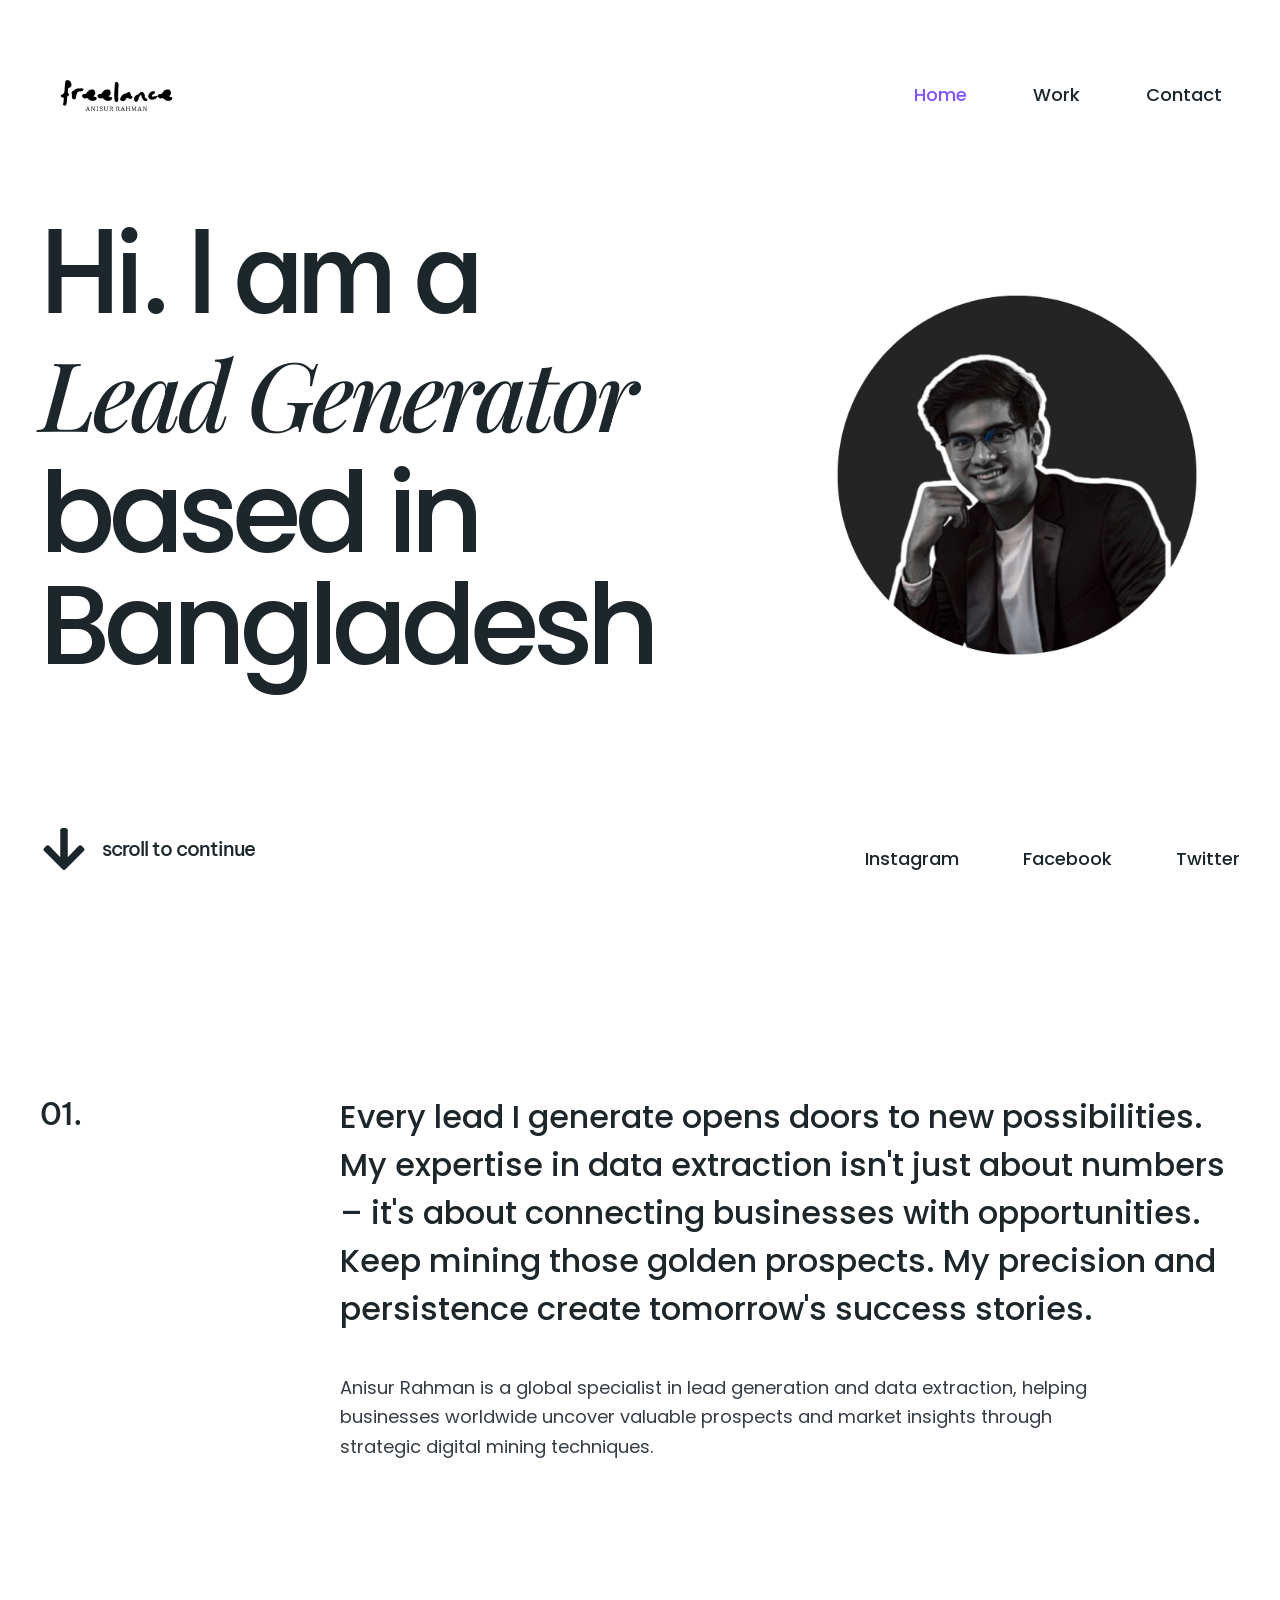
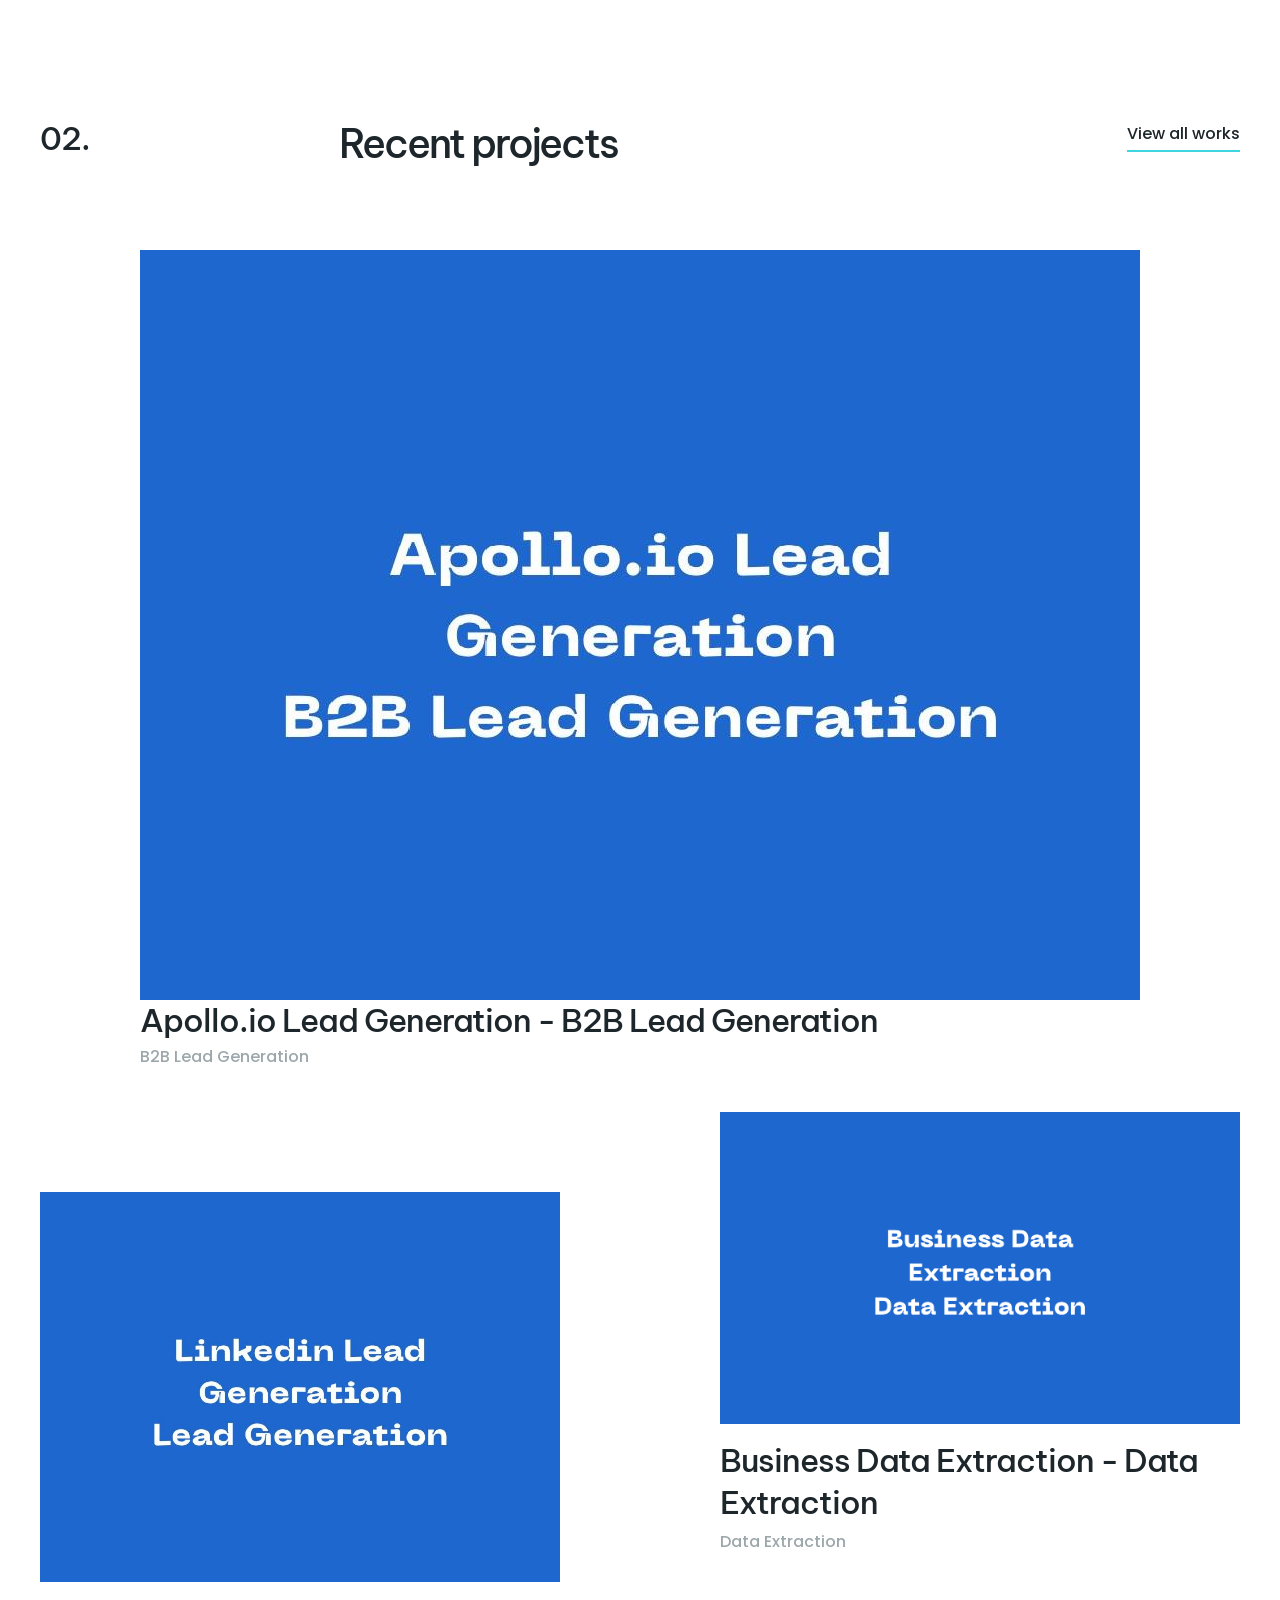
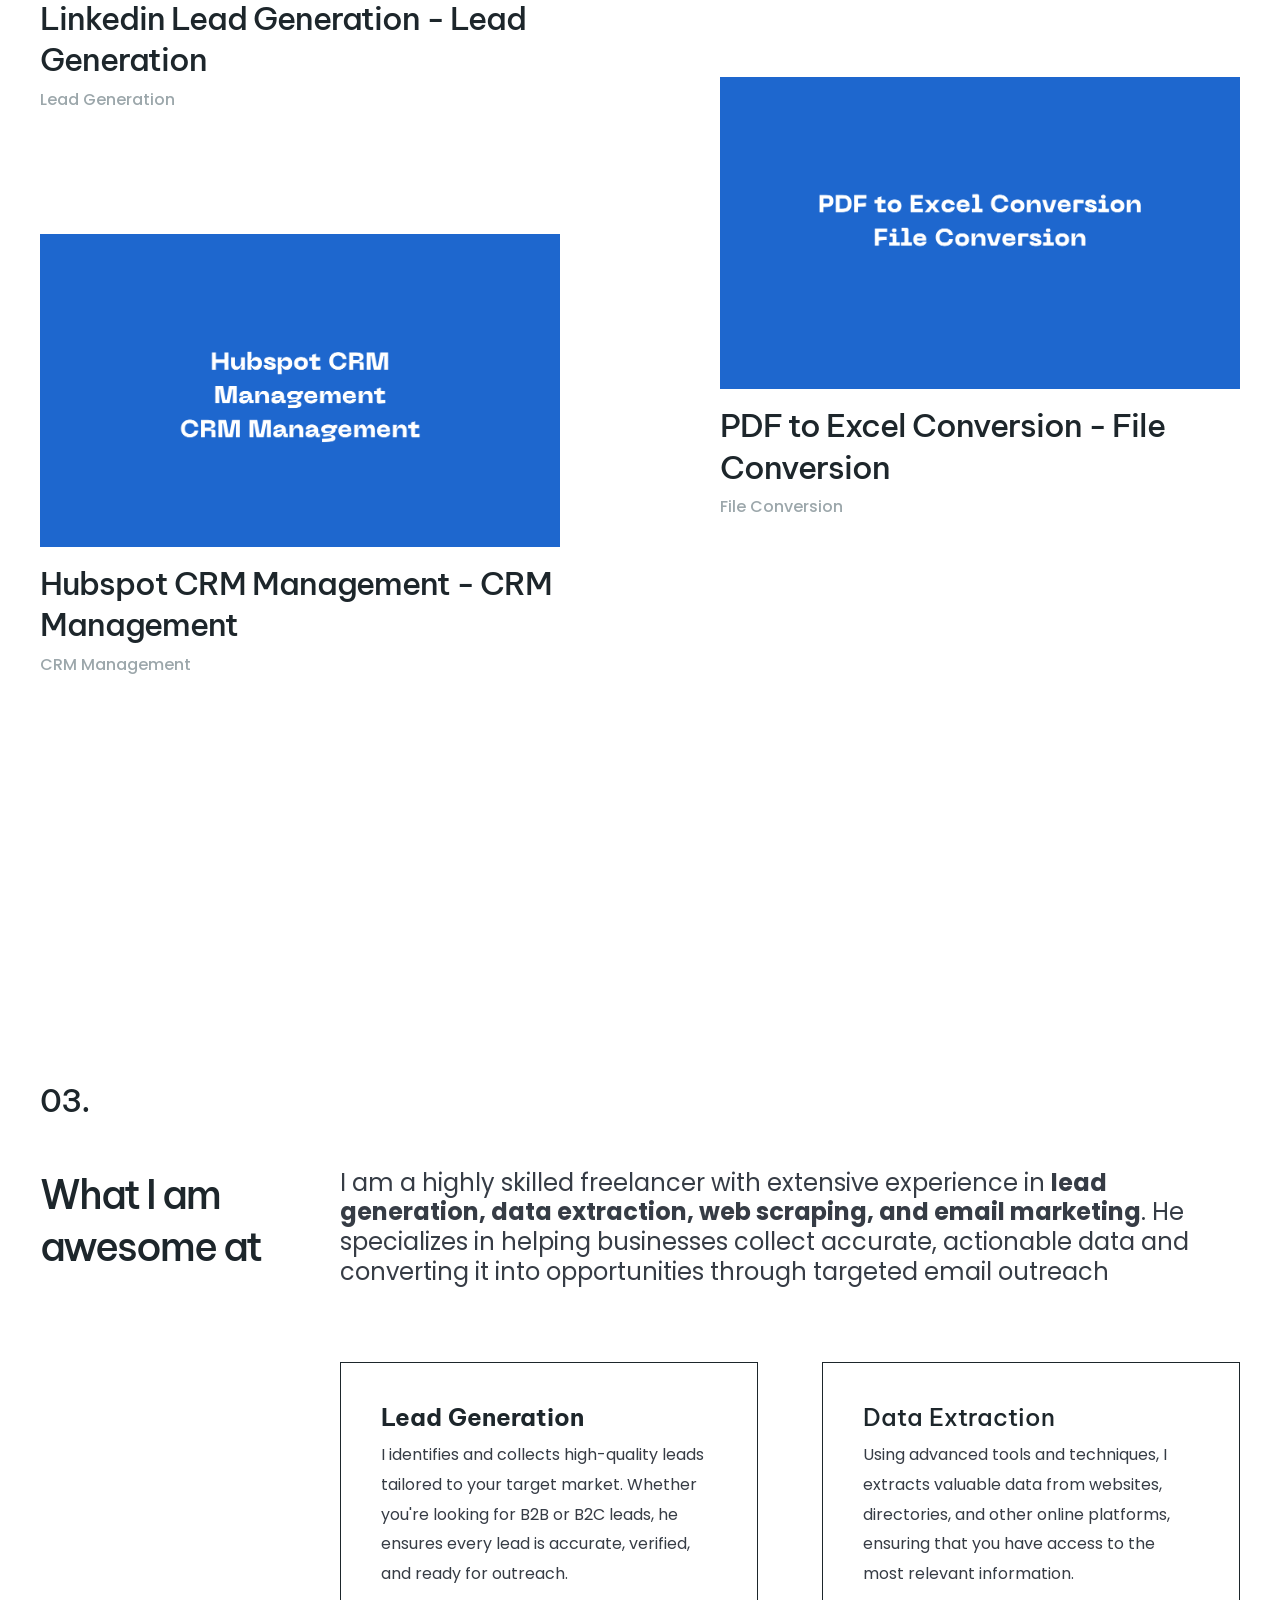
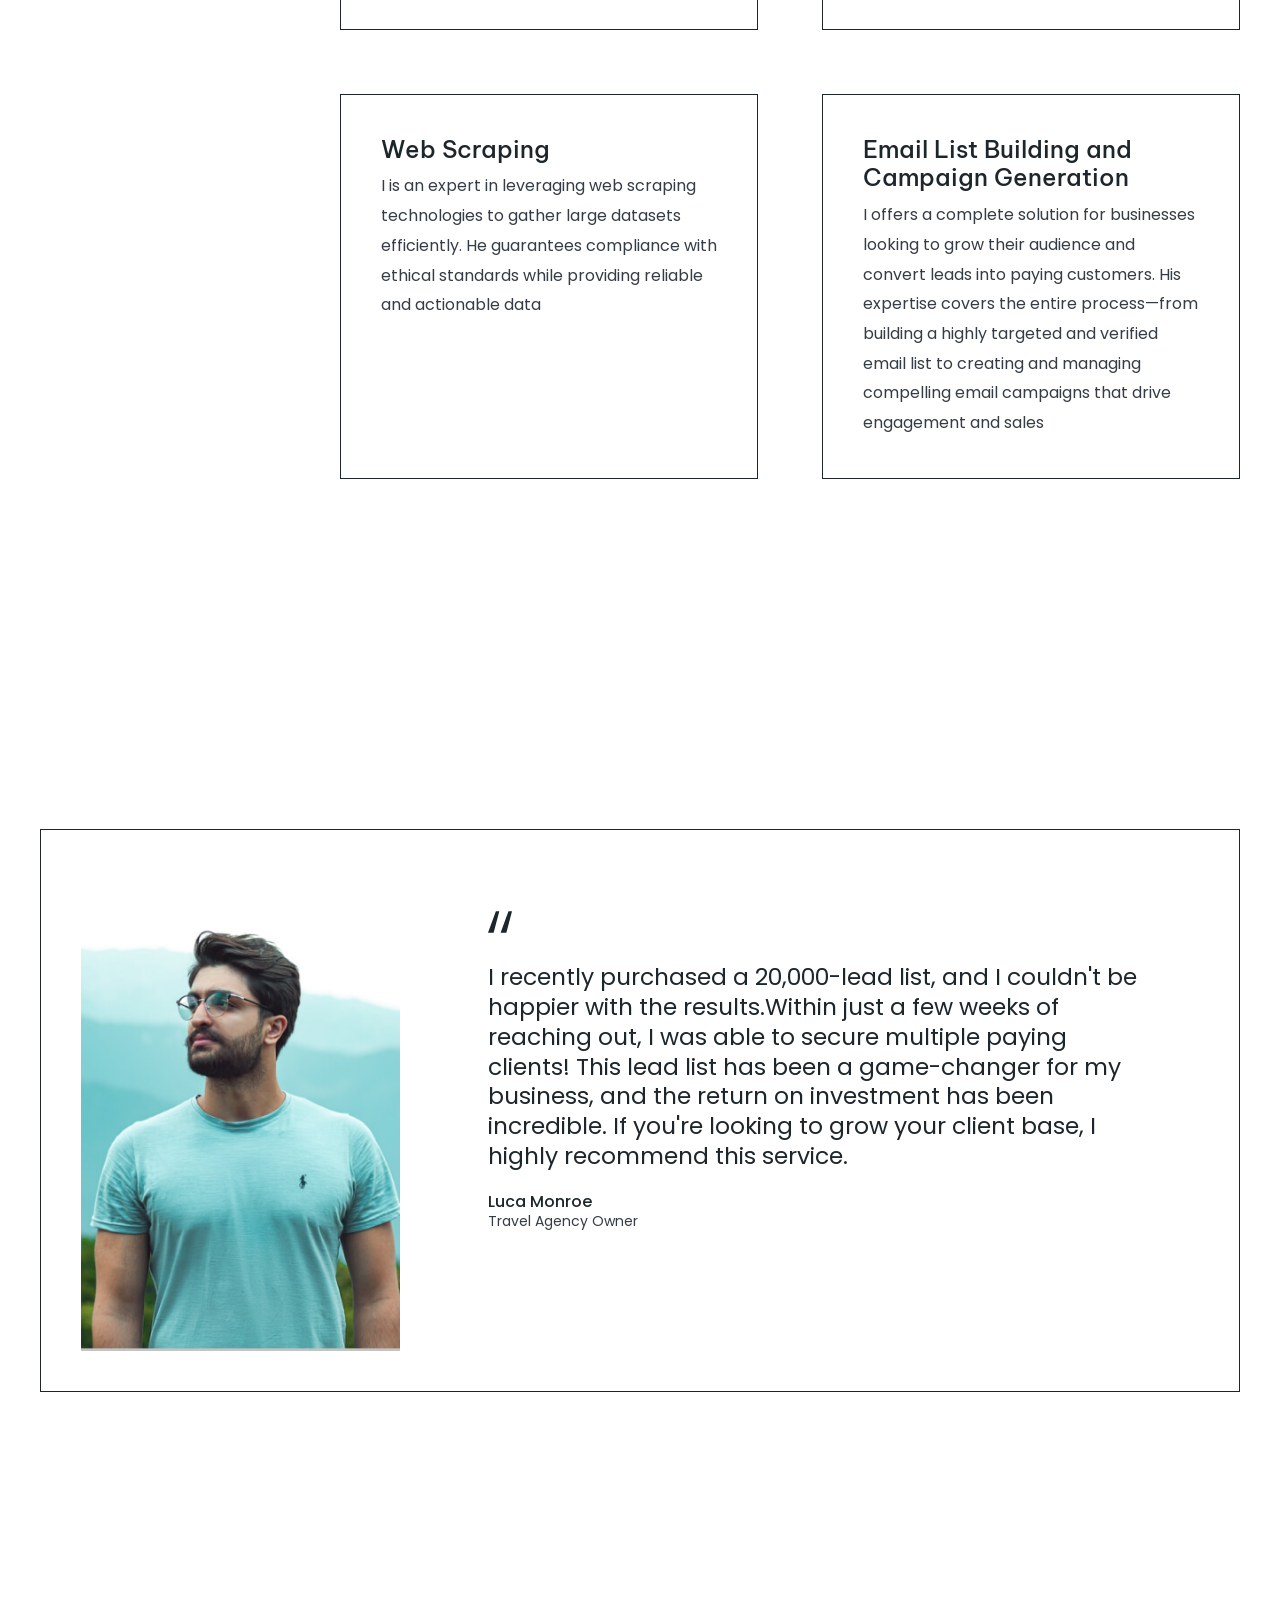
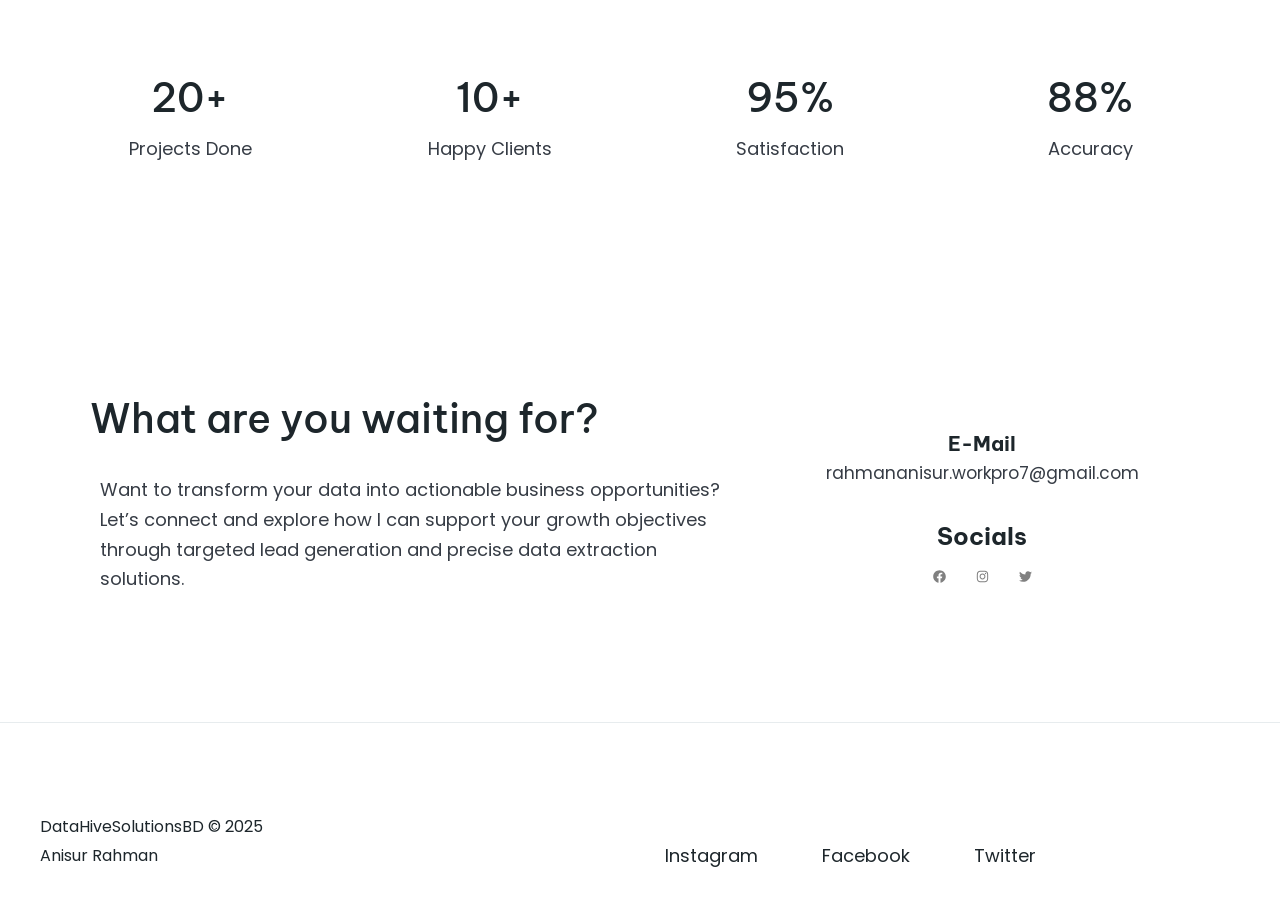
<file: index.html>
<!DOCTYPE html>
<html lang="en-US">
<head>
<meta charset="UTF-8">
<meta name="viewport" content="width=device-width, initial-scale=1">
	 <link rel="profile" href="https://gmpg.org/xfn/11"> 
	 <title>Lead Generator Portfolio &#8211; Lead Generator Portfolio</title>
<meta name="robots" content="noindex, nofollow">
<link rel="dns-prefetch" href="//fonts.googleapis.com">
<link rel="alternate" type="application/rss+xml" title="Lead Generator Portfolio &raquo; Feed" href="/feed/">
<link rel="alternate" type="application/rss+xml" title="Lead Generator Portfolio &raquo; Comments Feed" href="/comments/feed/">
<script>
window._wpemojiSettings = {"baseUrl":"https:\/\/s.w.org\/images\/core\/emoji\/15.0.3\/72x72\/","ext":".png","svgUrl":"https:\/\/s.w.org\/images\/core\/emoji\/15.0.3\/svg\/","svgExt":".svg","source":{"concatemoji":"\/wp-includes\/js\/wp-emoji-release.min.js?ver=6.6.1"}};
/*! This file is auto-generated */
!function(i,n){var o,s,e;function c(e){try{var t={supportTests:e,timestamp:(new Date).valueOf()};sessionStorage.setItem(o,JSON.stringify(t))}catch(e){}}function p(e,t,n){e.clearRect(0,0,e.canvas.width,e.canvas.height),e.fillText(t,0,0);var t=new Uint32Array(e.getImageData(0,0,e.canvas.width,e.canvas.height).data),r=(e.clearRect(0,0,e.canvas.width,e.canvas.height),e.fillText(n,0,0),new Uint32Array(e.getImageData(0,0,e.canvas.width,e.canvas.height).data));return t.every(function(e,t){return e===r[t]})}function u(e,t,n){switch(t){case"flag":return n(e,"🏳️‍⚧️","🏳️​⚧️")?!1:!n(e,"🇺🇳","🇺​🇳")&&!n(e,"🏴󠁧󠁢󠁥󠁮󠁧󠁿","🏴​󠁧​󠁢​󠁥​󠁮​󠁧​󠁿");case"emoji":return!n(e,"🐦‍⬛","🐦​⬛")}return!1}function f(e,t,n){var r="undefined"!=typeof WorkerGlobalScope&&self instanceof WorkerGlobalScope?new OffscreenCanvas(300,150):i.createElement("canvas"),a=r.getContext("2d",{willReadFrequently:!0}),o=(a.textBaseline="top",a.font="600 32px Arial",{});return e.forEach(function(e){o[e]=t(a,e,n)}),o}function t(e){var t=i.createElement("script");t.src=e,t.defer=!0,i.head.appendChild(t)}"undefined"!=typeof Promise&&(o="wpEmojiSettingsSupports",s=["flag","emoji"],n.supports={everything:!0,everythingExceptFlag:!0},e=new Promise(function(e){i.addEventListener("DOMContentLoaded",e,{once:!0})}),new Promise(function(t){var n=function(){try{var e=JSON.parse(sessionStorage.getItem(o));if("object"==typeof e&&"number"==typeof e.timestamp&&(new Date).valueOf()<e.timestamp+604800&&"object"==typeof e.supportTests)return e.supportTests}catch(e){}return null}();if(!n){if("undefined"!=typeof Worker&&"undefined"!=typeof OffscreenCanvas&&"undefined"!=typeof URL&&URL.createObjectURL&&"undefined"!=typeof Blob)try{var e="postMessage("+f.toString()+"("+[JSON.stringify(s),u.toString(),p.toString()].join(",")+"));",r=new Blob([e],{type:"text/javascript"}),a=new Worker(URL.createObjectURL(r),{name:"wpTestEmojiSupports"});return void(a.onmessage=function(e){c(n=e.data),a.terminate(),t(n)})}catch(e){}c(n=f(s,u,p))}t(n)}).then(function(e){for(var t in e)n.supports[t]=e[t],n.supports.everything=n.supports.everything&&n.supports[t],"flag"!==t&&(n.supports.everythingExceptFlag=n.supports.everythingExceptFlag&&n.supports[t]);n.supports.everythingExceptFlag=n.supports.everythingExceptFlag&&!n.supports.flag,n.DOMReady=!1,n.readyCallback=function(){n.DOMReady=!0}}).then(function(){return e}).then(function(){var e;n.supports.everything||(n.readyCallback(),(e=n.source||{}).concatemoji?t(e.concatemoji):e.wpemoji&&e.twemoji&&(t(e.twemoji),t(e.wpemoji)))}))}((window,document),window._wpemojiSettings);
</script>
<link rel="stylesheet" id="astra-theme-css-css" href="/wp-content/themes/astra/assets/css/minified/main.min.css?ver=4.7.3" media="all">
<style id="astra-theme-css-inline-css">:root{--ast-post-nav-space:0;--ast-container-default-xlg-padding:6.67em;--ast-container-default-lg-padding:5.67em;--ast-container-default-slg-padding:4.34em;--ast-container-default-md-padding:3.34em;--ast-container-default-sm-padding:6.67em;--ast-container-default-xs-padding:2.4em;--ast-container-default-xxs-padding:1.4em;--ast-code-block-background:#EEEEEE;--ast-comment-inputs-background:#FAFAFA;--ast-normal-container-width:1200px;--ast-narrow-container-width:750px;--ast-blog-title-font-weight:normal;--ast-blog-meta-weight:inherit;}html{font-size:112.5%;}a,.page-title{color:var(--ast-global-color-1);}a:hover,a:focus{color:var(--ast-global-color-2);}body,button,input,select,textarea,.ast-button,.ast-custom-button{font-family:'Poppins',sans-serif;font-weight:400;font-size:18px;font-size:1rem;line-height:var(--ast-body-line-height,1.65em);}blockquote{color:var(--ast-global-color-3);}p,.entry-content p{margin-bottom:1em;}h1,.entry-content h1,h2,.entry-content h2,h3,.entry-content h3,h4,.entry-content h4,h5,.entry-content h5,h6,.entry-content h6,.site-title,.site-title a{font-family:'Be Vietnam Pro',sans-serif;font-weight:500;}.site-title{font-size:35px;font-size:1.9444444444444rem;display:none;}header .custom-logo-link img{max-width:153px;}.astra-logo-svg{width:153px;}.site-header .site-description{font-size:15px;font-size:0.83333333333333rem;display:none;}.entry-title{font-size:26px;font-size:1.4444444444444rem;}.archive .ast-article-post .ast-article-inner,.blog .ast-article-post .ast-article-inner,.archive .ast-article-post .ast-article-inner:hover,.blog .ast-article-post .ast-article-inner:hover{overflow:hidden;}h1,.entry-content h1{font-size:72px;font-size:4rem;font-weight:500;font-family:'Be Vietnam Pro',sans-serif;line-height:1.1em;}h2,.entry-content h2{font-size:40px;font-size:2.2222222222222rem;font-weight:500;font-family:'Be Vietnam Pro',sans-serif;line-height:1.3em;}h3,.entry-content h3{font-size:32px;font-size:1.7777777777778rem;font-weight:500;font-family:'Be Vietnam Pro',sans-serif;line-height:1.3em;}h4,.entry-content h4{font-size:24px;font-size:1.3333333333333rem;line-height:1.2em;font-weight:500;font-family:'Be Vietnam Pro',sans-serif;}h5,.entry-content h5{font-size:20px;font-size:1.1111111111111rem;line-height:1.2em;font-weight:500;font-family:'Be Vietnam Pro',sans-serif;}h6,.entry-content h6{font-size:14px;font-size:0.77777777777778rem;line-height:1em;font-weight:500;font-family:'Be Vietnam Pro',sans-serif;}::selection{background-color:var(--ast-global-color-0);color:#000000;}body,h1,.entry-title a,.entry-content h1,h2,.entry-content h2,h3,.entry-content h3,h4,.entry-content h4,h5,.entry-content h5,h6,.entry-content h6{color:var(--ast-global-color-3);}.tagcloud a:hover,.tagcloud a:focus,.tagcloud a.current-item{color:#ffffff;border-color:var(--ast-global-color-1);background-color:var(--ast-global-color-1);}input:focus,input[type="text"]:focus,input[type="email"]:focus,input[type="url"]:focus,input[type="password"]:focus,input[type="reset"]:focus,input[type="search"]:focus,textarea:focus{border-color:var(--ast-global-color-1);}input[type="radio"]:checked,input[type=reset],input[type="checkbox"]:checked,input[type="checkbox"]:hover:checked,input[type="checkbox"]:focus:checked,input[type=range]::-webkit-slider-thumb{border-color:var(--ast-global-color-1);background-color:var(--ast-global-color-1);box-shadow:none;}.site-footer a:hover + .post-count,.site-footer a:focus + .post-count{background:var(--ast-global-color-1);border-color:var(--ast-global-color-1);}.single .nav-links .nav-previous,.single .nav-links .nav-next{color:var(--ast-global-color-1);}.entry-meta,.entry-meta *{line-height:1.45;color:var(--ast-global-color-1);}.entry-meta a:not(.ast-button):hover,.entry-meta a:not(.ast-button):hover *,.entry-meta a:not(.ast-button):focus,.entry-meta a:not(.ast-button):focus *,.page-links > .page-link,.page-links .page-link:hover,.post-navigation a:hover{color:var(--ast-global-color-2);}#cat option,.secondary .calendar_wrap thead a,.secondary .calendar_wrap thead a:visited{color:var(--ast-global-color-1);}.secondary .calendar_wrap #today,.ast-progress-val span{background:var(--ast-global-color-1);}.secondary a:hover + .post-count,.secondary a:focus + .post-count{background:var(--ast-global-color-1);border-color:var(--ast-global-color-1);}.calendar_wrap #today > a{color:#ffffff;}.page-links .page-link,.single .post-navigation a{color:var(--ast-global-color-1);}.ast-search-menu-icon .search-form button.search-submit{padding:0 4px;}.ast-search-menu-icon form.search-form{padding-right:0;}.ast-search-menu-icon.slide-search input.search-field{width:0;}.ast-header-search .ast-search-menu-icon.ast-dropdown-active .search-form,.ast-header-search .ast-search-menu-icon.ast-dropdown-active .search-field:focus{transition:all 0.2s;}.search-form input.search-field:focus{outline:none;}.ast-archive-title{color:var(--ast-global-color-2);}.wp-block-latest-posts > li > a{color:var(--ast-global-color-2);}.widget-title,.widget .wp-block-heading{font-size:25px;font-size:1.3888888888889rem;color:var(--ast-global-color-2);}.ast-search-menu-icon.slide-search a:focus-visible:focus-visible,.astra-search-icon:focus-visible,#close:focus-visible,a:focus-visible,.ast-menu-toggle:focus-visible,.site .skip-link:focus-visible,.wp-block-loginout input:focus-visible,.wp-block-search.wp-block-search__button-inside .wp-block-search__inside-wrapper,.ast-header-navigation-arrow:focus-visible,.woocommerce .wc-proceed-to-checkout > .checkout-button:focus-visible,.woocommerce .woocommerce-MyAccount-navigation ul li a:focus-visible,.ast-orders-table__row .ast-orders-table__cell:focus-visible,.woocommerce .woocommerce-order-details .order-again > .button:focus-visible,.woocommerce .woocommerce-message a.button.wc-forward:focus-visible,.woocommerce #minus_qty:focus-visible,.woocommerce #plus_qty:focus-visible,a#ast-apply-coupon:focus-visible,.woocommerce .woocommerce-info a:focus-visible,.woocommerce .astra-shop-summary-wrap a:focus-visible,.woocommerce a.wc-forward:focus-visible,#ast-apply-coupon:focus-visible,.woocommerce-js .woocommerce-mini-cart-item a.remove:focus-visible,#close:focus-visible,.button.search-submit:focus-visible,#search_submit:focus,.normal-search:focus-visible,.ast-header-account-wrap:focus-visible{outline-style:dotted;outline-color:inherit;outline-width:thin;}input:focus,input[type="text"]:focus,input[type="email"]:focus,input[type="url"]:focus,input[type="password"]:focus,input[type="reset"]:focus,input[type="search"]:focus,input[type="number"]:focus,textarea:focus,.wp-block-search__input:focus,[data-section="section-header-mobile-trigger"] .ast-button-wrap .ast-mobile-menu-trigger-minimal:focus,.ast-mobile-popup-drawer.active .menu-toggle-close:focus,.woocommerce-ordering select.orderby:focus,#ast-scroll-top:focus,#coupon_code:focus,.woocommerce-page #comment:focus,.woocommerce #reviews #respond input#submit:focus,.woocommerce a.add_to_cart_button:focus,.woocommerce .button.single_add_to_cart_button:focus,.woocommerce .woocommerce-cart-form button:focus,.woocommerce .woocommerce-cart-form__cart-item .quantity .qty:focus,.woocommerce .woocommerce-billing-fields .woocommerce-billing-fields__field-wrapper .woocommerce-input-wrapper > .input-text:focus,.woocommerce #order_comments:focus,.woocommerce #place_order:focus,.woocommerce .woocommerce-address-fields .woocommerce-address-fields__field-wrapper .woocommerce-input-wrapper > .input-text:focus,.woocommerce .woocommerce-MyAccount-content form button:focus,.woocommerce .woocommerce-MyAccount-content .woocommerce-EditAccountForm .woocommerce-form-row .woocommerce-Input.input-text:focus,.woocommerce .ast-woocommerce-container .woocommerce-pagination ul.page-numbers li a:focus,body #content .woocommerce form .form-row .select2-container--default .select2-selection--single:focus,#ast-coupon-code:focus,.woocommerce.woocommerce-js .quantity input[type=number]:focus,.woocommerce-js .woocommerce-mini-cart-item .quantity input[type=number]:focus,.woocommerce p#ast-coupon-trigger:focus{border-style:dotted;border-color:inherit;border-width:thin;}input{outline:none;}.ast-logo-title-inline .site-logo-img{padding-right:1em;}.site-logo-img img{ transition:all 0.2s linear;}body .ast-oembed-container *{position:absolute;top:0;width:100%;height:100%;left:0;}body .wp-block-embed-pocket-casts .ast-oembed-container *{position:unset;}.ast-single-post-featured-section + article {margin-top: 2em;}.site-content .ast-single-post-featured-section img {width: 100%;overflow: hidden;object-fit: cover;}.site > .ast-single-related-posts-container {margin-top: 0;}@media (min-width: 922px) {.ast-desktop .ast-container--narrow {max-width: var(--ast-narrow-container-width);margin: 0 auto;}}.ast-page-builder-template .hentry {margin: 0;}.ast-page-builder-template .site-content > .ast-container {max-width: 100%;padding: 0;}.ast-page-builder-template .site .site-content #primary {padding: 0;margin: 0;}.ast-page-builder-template .no-results {text-align: center;margin: 4em auto;}.ast-page-builder-template .ast-pagination {padding: 2em;}.ast-page-builder-template .entry-header.ast-no-title.ast-no-thumbnail {margin-top: 0;}.ast-page-builder-template .entry-header.ast-header-without-markup {margin-top: 0;margin-bottom: 0;}.ast-page-builder-template .entry-header.ast-no-title.ast-no-meta {margin-bottom: 0;}.ast-page-builder-template.single .post-navigation {padding-bottom: 2em;}.ast-page-builder-template.single-post .site-content > .ast-container {max-width: 100%;}.ast-page-builder-template .entry-header {margin-top: 4em;margin-left: auto;margin-right: auto;padding-left: 20px;padding-right: 20px;}.single.ast-page-builder-template .entry-header {padding-left: 20px;padding-right: 20px;}.ast-page-builder-template .ast-archive-description {margin: 4em auto 0;padding-left: 20px;padding-right: 20px;}@media (max-width:921.9px){#ast-desktop-header{display:none;}}@media (min-width:922px){#ast-mobile-header{display:none;}}.wp-block-buttons.aligncenter{justify-content:center;}@media (max-width:921px){.ast-theme-transparent-header #primary,.ast-theme-transparent-header #secondary{padding:0;}}@media (max-width:921px){.ast-plain-container.ast-no-sidebar #primary{padding:0;}}.ast-plain-container.ast-no-sidebar #primary{margin-top:0;margin-bottom:0;}.wp-block-button.is-style-outline .wp-block-button__link{border-color:var(--ast-global-color-0);border-bottom-width:2px;}div.wp-block-button.is-style-outline > .wp-block-button__link:not(.has-text-color),div.wp-block-button.wp-block-button__link.is-style-outline:not(.has-text-color){color:var(--ast-global-color-0);}.wp-block-button.is-style-outline .wp-block-button__link:hover,.wp-block-buttons .wp-block-button.is-style-outline .wp-block-button__link:focus,.wp-block-buttons .wp-block-button.is-style-outline > .wp-block-button__link:not(.has-text-color):hover,.wp-block-buttons .wp-block-button.wp-block-button__link.is-style-outline:not(.has-text-color):hover{color:var(--ast-global-color-2);background-color:rgba(0,0,0,0);border-color:var(--ast-global-color-2);}.post-page-numbers.current .page-link,.ast-pagination .page-numbers.current{color:#000000;border-color:var(--ast-global-color-0);background-color:var(--ast-global-color-0);}.wp-block-button.is-style-outline .wp-block-button__link{border-bottom-width:2px;}.wp-block-button.is-style-outline .wp-block-button__link.wp-element-button,.ast-outline-button{border-color:var(--ast-global-color-0);font-family:inherit;font-weight:500;font-size:16px;font-size:0.88888888888889rem;line-height:1em;border-top-left-radius:0px;border-top-right-radius:0px;border-bottom-right-radius:0px;border-bottom-left-radius:0px;}.wp-block-buttons .wp-block-button.is-style-outline > .wp-block-button__link:not(.has-text-color),.wp-block-buttons .wp-block-button.wp-block-button__link.is-style-outline:not(.has-text-color),.ast-outline-button{color:var(--ast-global-color-0);}.wp-block-button.is-style-outline .wp-block-button__link:hover,.wp-block-buttons .wp-block-button.is-style-outline .wp-block-button__link:focus,.wp-block-buttons .wp-block-button.is-style-outline > .wp-block-button__link:not(.has-text-color):hover,.wp-block-buttons .wp-block-button.wp-block-button__link.is-style-outline:not(.has-text-color):hover,.ast-outline-button:hover,.ast-outline-button:focus,.wp-block-uagb-buttons-child .uagb-buttons-repeater.ast-outline-button:hover,.wp-block-uagb-buttons-child .uagb-buttons-repeater.ast-outline-button:focus{color:var(--ast-global-color-2);background-color:rgba(0,0,0,0);border-color:var(--ast-global-color-2);}.wp-block-button .wp-block-button__link.wp-element-button.is-style-outline:not(.has-background),.wp-block-button.is-style-outline>.wp-block-button__link.wp-element-button:not(.has-background),.ast-outline-button{background-color:rgba(0,0,0,0);}@media (max-width:921px){.wp-block-button.is-style-outline .wp-block-button__link.wp-element-button,.ast-outline-button{font-size:16px;font-size:0.88888888888889rem;}}@media (max-width:544px){.wp-block-button.is-style-outline .wp-block-button__link.wp-element-button,.ast-outline-button{font-size:14px;font-size:0.77777777777778rem;}}.entry-content[ast-blocks-layout] > figure{margin-bottom:1em;}h1.widget-title{font-weight:500;}h2.widget-title{font-weight:500;}h3.widget-title{font-weight:500;}@media (max-width:921px){.ast-separate-container #primary,.ast-separate-container #secondary{padding:1.5em 0;}#primary,#secondary{padding:1.5em 0;margin:0;}.ast-left-sidebar #content > .ast-container{display:flex;flex-direction:column-reverse;width:100%;}.ast-separate-container .ast-article-post,.ast-separate-container .ast-article-single{padding:1.5em 2.14em;}.ast-author-box img.avatar{margin:20px 0 0 0;}}@media (min-width:922px){.ast-separate-container.ast-right-sidebar #primary,.ast-separate-container.ast-left-sidebar #primary{border:0;}.search-no-results.ast-separate-container #primary{margin-bottom:4em;}}.elementor-button-wrapper .elementor-button{border-style:solid;text-decoration:none;border-top-width:0px;border-right-width:0px;border-left-width:0px;border-bottom-width:2px;}body .elementor-button.elementor-size-sm,body .elementor-button.elementor-size-xs,body .elementor-button.elementor-size-md,body .elementor-button.elementor-size-lg,body .elementor-button.elementor-size-xl,body .elementor-button{border-top-left-radius:0px;border-top-right-radius:0px;border-bottom-right-radius:0px;border-bottom-left-radius:0px;padding-top:8px;padding-right:0px;padding-bottom:8px;padding-left:0px;}@media (max-width:921px){.elementor-button-wrapper .elementor-button.elementor-size-sm,.elementor-button-wrapper .elementor-button.elementor-size-xs,.elementor-button-wrapper .elementor-button.elementor-size-md,.elementor-button-wrapper .elementor-button.elementor-size-lg,.elementor-button-wrapper .elementor-button.elementor-size-xl,.elementor-button-wrapper .elementor-button{padding-top:8px;padding-right:0px;padding-bottom:8px;padding-left:0px;}}@media (max-width:544px){.elementor-button-wrapper .elementor-button.elementor-size-sm,.elementor-button-wrapper .elementor-button.elementor-size-xs,.elementor-button-wrapper .elementor-button.elementor-size-md,.elementor-button-wrapper .elementor-button.elementor-size-lg,.elementor-button-wrapper .elementor-button.elementor-size-xl,.elementor-button-wrapper .elementor-button{padding-top:6px;padding-right:0px;padding-bottom:6px;padding-left:0px;}}.elementor-button-wrapper .elementor-button{border-color:var(--ast-global-color-0);background-color:rgba(0,0,0,0);}.elementor-button-wrapper .elementor-button:hover,.elementor-button-wrapper .elementor-button:focus{color:var(--ast-global-color-2);background-color:rgba(0,0,0,0);border-color:var(--ast-global-color-2);}.wp-block-button .wp-block-button__link ,.elementor-button-wrapper .elementor-button,.elementor-button-wrapper .elementor-button:visited{color:var(--ast-global-color-2);}.elementor-button-wrapper .elementor-button{font-weight:500;font-size:16px;font-size:0.88888888888889rem;line-height:1em;}body .elementor-button.elementor-size-sm,body .elementor-button.elementor-size-xs,body .elementor-button.elementor-size-md,body .elementor-button.elementor-size-lg,body .elementor-button.elementor-size-xl,body .elementor-button{font-size:16px;font-size:0.88888888888889rem;}.wp-block-button .wp-block-button__link:hover,.wp-block-button .wp-block-button__link:focus{color:var(--ast-global-color-2);background-color:rgba(0,0,0,0);border-color:var(--ast-global-color-2);}.elementor-widget-heading h1.elementor-heading-title{line-height:1.1em;}.elementor-widget-heading h2.elementor-heading-title{line-height:1.3em;}.elementor-widget-heading h3.elementor-heading-title{line-height:1.3em;}.elementor-widget-heading h4.elementor-heading-title{line-height:1.2em;}.elementor-widget-heading h5.elementor-heading-title{line-height:1.2em;}.elementor-widget-heading h6.elementor-heading-title{line-height:1em;}.wp-block-button .wp-block-button__link,.wp-block-search .wp-block-search__button,body .wp-block-file .wp-block-file__button{border-style:solid;border-top-width:0px;border-right-width:0px;border-left-width:0px;border-bottom-width:2px;border-color:var(--ast-global-color-0);background-color:rgba(0,0,0,0);color:var(--ast-global-color-2);font-family:inherit;font-weight:500;line-height:1em;font-size:16px;font-size:0.88888888888889rem;border-top-left-radius:0px;border-top-right-radius:0px;border-bottom-right-radius:0px;border-bottom-left-radius:0px;padding-top:8px;padding-right:0px;padding-bottom:8px;padding-left:0px;}@media (max-width:921px){.wp-block-button .wp-block-button__link,.wp-block-search .wp-block-search__button,body .wp-block-file .wp-block-file__button{font-size:16px;font-size:0.88888888888889rem;padding-top:8px;padding-right:0px;padding-bottom:8px;padding-left:0px;}}@media (max-width:544px){.wp-block-button .wp-block-button__link,.wp-block-search .wp-block-search__button,body .wp-block-file .wp-block-file__button{font-size:14px;font-size:0.77777777777778rem;padding-top:6px;padding-right:0px;padding-bottom:6px;padding-left:0px;}}.menu-toggle,button,.ast-button,.ast-custom-button,.button,input#submit,input[type="button"],input[type="submit"],input[type="reset"],form[CLASS*="wp-block-search__"].wp-block-search .wp-block-search__inside-wrapper .wp-block-search__button,body .wp-block-file .wp-block-file__button,.woocommerce-js a.button,.woocommerce button.button,.woocommerce .woocommerce-message a.button,.woocommerce #respond input#submit.alt,.woocommerce input.button.alt,.woocommerce input.button,.woocommerce input.button:disabled,.woocommerce input.button:disabled[disabled],.woocommerce input.button:disabled:hover,.woocommerce input.button:disabled[disabled]:hover,.woocommerce #respond input#submit,.woocommerce button.button.alt.disabled,.wc-block-grid__products .wc-block-grid__product .wp-block-button__link,.wc-block-grid__product-onsale,[CLASS*="wc-block"] button,.woocommerce-js .astra-cart-drawer .astra-cart-drawer-content .woocommerce-mini-cart__buttons .button:not(.checkout):not(.ast-continue-shopping),.woocommerce-js .astra-cart-drawer .astra-cart-drawer-content .woocommerce-mini-cart__buttons a.checkout,.woocommerce button.button.alt.disabled.wc-variation-selection-needed,[CLASS*="wc-block"] .wc-block-components-button{border-style:solid;border-top-width:0px;border-right-width:0px;border-left-width:0px;border-bottom-width:2px;color:var(--ast-global-color-2);border-color:var(--ast-global-color-0);background-color:rgba(0,0,0,0);padding-top:8px;padding-right:0px;padding-bottom:8px;padding-left:0px;font-family:inherit;font-weight:500;font-size:16px;font-size:0.88888888888889rem;line-height:1em;border-top-left-radius:0px;border-top-right-radius:0px;border-bottom-right-radius:0px;border-bottom-left-radius:0px;}button:focus,.menu-toggle:hover,button:hover,.ast-button:hover,.ast-custom-button:hover .button:hover,.ast-custom-button:hover ,input[type=reset]:hover,input[type=reset]:focus,input#submit:hover,input#submit:focus,input[type="button"]:hover,input[type="button"]:focus,input[type="submit"]:hover,input[type="submit"]:focus,form[CLASS*="wp-block-search__"].wp-block-search .wp-block-search__inside-wrapper .wp-block-search__button:hover,form[CLASS*="wp-block-search__"].wp-block-search .wp-block-search__inside-wrapper .wp-block-search__button:focus,body .wp-block-file .wp-block-file__button:hover,body .wp-block-file .wp-block-file__button:focus,.woocommerce-js a.button:hover,.woocommerce button.button:hover,.woocommerce .woocommerce-message a.button:hover,.woocommerce #respond input#submit:hover,.woocommerce #respond input#submit.alt:hover,.woocommerce input.button.alt:hover,.woocommerce input.button:hover,.woocommerce button.button.alt.disabled:hover,.wc-block-grid__products .wc-block-grid__product .wp-block-button__link:hover,[CLASS*="wc-block"] button:hover,.woocommerce-js .astra-cart-drawer .astra-cart-drawer-content .woocommerce-mini-cart__buttons .button:not(.checkout):not(.ast-continue-shopping):hover,.woocommerce-js .astra-cart-drawer .astra-cart-drawer-content .woocommerce-mini-cart__buttons a.checkout:hover,.woocommerce button.button.alt.disabled.wc-variation-selection-needed:hover,[CLASS*="wc-block"] .wc-block-components-button:hover,[CLASS*="wc-block"] .wc-block-components-button:focus{color:var(--ast-global-color-2);background-color:rgba(0,0,0,0);border-color:var(--ast-global-color-2);}@media (max-width:921px){.menu-toggle,button,.ast-button,.ast-custom-button,.button,input#submit,input[type="button"],input[type="submit"],input[type="reset"],form[CLASS*="wp-block-search__"].wp-block-search .wp-block-search__inside-wrapper .wp-block-search__button,body .wp-block-file .wp-block-file__button,.woocommerce-js a.button,.woocommerce button.button,.woocommerce .woocommerce-message a.button,.woocommerce #respond input#submit.alt,.woocommerce input.button.alt,.woocommerce input.button,.woocommerce input.button:disabled,.woocommerce input.button:disabled[disabled],.woocommerce input.button:disabled:hover,.woocommerce input.button:disabled[disabled]:hover,.woocommerce #respond input#submit,.woocommerce button.button.alt.disabled,.wc-block-grid__products .wc-block-grid__product .wp-block-button__link,.wc-block-grid__product-onsale,[CLASS*="wc-block"] button,.woocommerce-js .astra-cart-drawer .astra-cart-drawer-content .woocommerce-mini-cart__buttons .button:not(.checkout):not(.ast-continue-shopping),.woocommerce-js .astra-cart-drawer .astra-cart-drawer-content .woocommerce-mini-cart__buttons a.checkout,.woocommerce button.button.alt.disabled.wc-variation-selection-needed,[CLASS*="wc-block"] .wc-block-components-button{padding-top:8px;padding-right:0px;padding-bottom:8px;padding-left:0px;font-size:16px;font-size:0.88888888888889rem;}}@media (max-width:544px){.menu-toggle,button,.ast-button,.ast-custom-button,.button,input#submit,input[type="button"],input[type="submit"],input[type="reset"],form[CLASS*="wp-block-search__"].wp-block-search .wp-block-search__inside-wrapper .wp-block-search__button,body .wp-block-file .wp-block-file__button,.woocommerce-js a.button,.woocommerce button.button,.woocommerce .woocommerce-message a.button,.woocommerce #respond input#submit.alt,.woocommerce input.button.alt,.woocommerce input.button,.woocommerce input.button:disabled,.woocommerce input.button:disabled[disabled],.woocommerce input.button:disabled:hover,.woocommerce input.button:disabled[disabled]:hover,.woocommerce #respond input#submit,.woocommerce button.button.alt.disabled,.wc-block-grid__products .wc-block-grid__product .wp-block-button__link,.wc-block-grid__product-onsale,[CLASS*="wc-block"] button,.woocommerce-js .astra-cart-drawer .astra-cart-drawer-content .woocommerce-mini-cart__buttons .button:not(.checkout):not(.ast-continue-shopping),.woocommerce-js .astra-cart-drawer .astra-cart-drawer-content .woocommerce-mini-cart__buttons a.checkout,.woocommerce button.button.alt.disabled.wc-variation-selection-needed,[CLASS*="wc-block"] .wc-block-components-button{padding-top:6px;padding-right:0px;padding-bottom:6px;padding-left:0px;font-size:14px;font-size:0.77777777777778rem;}}@media (max-width:921px){.menu-toggle,button,.ast-button,.button,input#submit,input[type="button"],input[type="submit"],input[type="reset"]{font-size:16px;font-size:0.88888888888889rem;}.ast-mobile-header-stack .main-header-bar .ast-search-menu-icon{display:inline-block;}.ast-header-break-point.ast-header-custom-item-outside .ast-mobile-header-stack .main-header-bar .ast-search-icon{margin:0;}.ast-comment-avatar-wrap img{max-width:2.5em;}.ast-comment-meta{padding:0 1.8888em 1.3333em;}.ast-separate-container .ast-comment-list li.depth-1{padding:1.5em 2.14em;}.ast-separate-container .comment-respond{padding:2em 2.14em;}}@media (min-width:544px){.ast-container{max-width:100%;}}@media (max-width:544px){.ast-separate-container .ast-article-post,.ast-separate-container .ast-article-single,.ast-separate-container .comments-title,.ast-separate-container .ast-archive-description{padding:1.5em 1em;}.ast-separate-container #content .ast-container{padding-left:0.54em;padding-right:0.54em;}.ast-separate-container .ast-comment-list .bypostauthor{padding:.5em;}.ast-search-menu-icon.ast-dropdown-active .search-field{width:170px;}.menu-toggle,button,.ast-button,.button,input#submit,input[type="button"],input[type="submit"],input[type="reset"]{font-size:14px;font-size:0.77777777777778rem;}} #ast-mobile-header .ast-site-header-cart-li a{pointer-events:none;} #ast-desktop-header .ast-site-header-cart-li a{pointer-events:none;}.ast-separate-container{background-color:var(--ast-global-color-4);background-image:none;}@media (max-width:921px){.site-title{display:none;}.site-header .site-description{display:none;}h1,.entry-content h1{font-size:48px;}h2,.entry-content h2{font-size:36px;}h3,.entry-content h3{font-size:28px;}h4,.entry-content h4{font-size:22px;font-size:1.2222222222222rem;}h5,.entry-content h5{font-size:18px;font-size:1rem;}h6,.entry-content h6{font-size:13px;font-size:0.72222222222222rem;}}@media (max-width:544px){.site-title{display:none;}.site-header .site-description{display:none;}h1,.entry-content h1{font-size:32px;}h2,.entry-content h2{font-size:32px;}h3,.entry-content h3{font-size:24px;}h4,.entry-content h4{font-size:20px;font-size:1.1111111111111rem;}h5,.entry-content h5{font-size:16px;font-size:0.88888888888889rem;}h6,.entry-content h6{font-size:12px;font-size:0.66666666666667rem;}}@media (max-width:921px){html{font-size:102.6%;}}@media (max-width:544px){html{font-size:102.6%;}}@media (min-width:922px){.ast-container{max-width:1240px;}}@media (min-width:922px){.site-content .ast-container{display:flex;}}@media (max-width:921px){.site-content .ast-container{flex-direction:column;}}@media (min-width:922px){.main-header-menu .sub-menu .menu-item.ast-left-align-sub-menu:hover > .sub-menu,.main-header-menu .sub-menu .menu-item.ast-left-align-sub-menu.focus > .sub-menu{margin-left:-0px;}}.ast-theme-transparent-header [data-section="section-header-mobile-trigger"] .ast-button-wrap .ast-mobile-menu-trigger-minimal{background:transparent;}.site .comments-area{padding-bottom:3em;}.wp-block-file {display: flex;align-items: center;flex-wrap: wrap;justify-content: space-between;}.wp-block-pullquote {border: none;}.wp-block-pullquote blockquote::before {content: "\201D";font-family: "Helvetica",sans-serif;display: flex;transform: rotate( 180deg );font-size: 6rem;font-style: normal;line-height: 1;font-weight: bold;align-items: center;justify-content: center;}.has-text-align-right > blockquote::before {justify-content: flex-start;}.has-text-align-left > blockquote::before {justify-content: flex-end;}figure.wp-block-pullquote.is-style-solid-color blockquote {max-width: 100%;text-align: inherit;}html body {--wp--custom--ast-default-block-top-padding: 3em;--wp--custom--ast-default-block-right-padding: 3em;--wp--custom--ast-default-block-bottom-padding: 3em;--wp--custom--ast-default-block-left-padding: 3em;--wp--custom--ast-container-width: 1200px;--wp--custom--ast-content-width-size: 1200px;--wp--custom--ast-wide-width-size: calc(1200px + var(--wp--custom--ast-default-block-left-padding) + var(--wp--custom--ast-default-block-right-padding));}.ast-narrow-container {--wp--custom--ast-content-width-size: 750px;--wp--custom--ast-wide-width-size: 750px;}@media(max-width: 921px) {html body {--wp--custom--ast-default-block-top-padding: 3em;--wp--custom--ast-default-block-right-padding: 2em;--wp--custom--ast-default-block-bottom-padding: 3em;--wp--custom--ast-default-block-left-padding: 2em;}}@media(max-width: 544px) {html body {--wp--custom--ast-default-block-top-padding: 3em;--wp--custom--ast-default-block-right-padding: 1.5em;--wp--custom--ast-default-block-bottom-padding: 3em;--wp--custom--ast-default-block-left-padding: 1.5em;}}.entry-content > .wp-block-group,.entry-content > .wp-block-cover,.entry-content > .wp-block-columns {padding-top: var(--wp--custom--ast-default-block-top-padding);padding-right: var(--wp--custom--ast-default-block-right-padding);padding-bottom: var(--wp--custom--ast-default-block-bottom-padding);padding-left: var(--wp--custom--ast-default-block-left-padding);}.ast-plain-container.ast-no-sidebar .entry-content > .alignfull,.ast-page-builder-template .ast-no-sidebar .entry-content > .alignfull {margin-left: calc( -50vw + 50%);margin-right: calc( -50vw + 50%);max-width: 100vw;width: 100vw;}.ast-plain-container.ast-no-sidebar .entry-content .alignfull .alignfull,.ast-page-builder-template.ast-no-sidebar .entry-content .alignfull .alignfull,.ast-plain-container.ast-no-sidebar .entry-content .alignfull .alignwide,.ast-page-builder-template.ast-no-sidebar .entry-content .alignfull .alignwide,.ast-plain-container.ast-no-sidebar .entry-content .alignwide .alignfull,.ast-page-builder-template.ast-no-sidebar .entry-content .alignwide .alignfull,.ast-plain-container.ast-no-sidebar .entry-content .alignwide .alignwide,.ast-page-builder-template.ast-no-sidebar .entry-content .alignwide .alignwide,.ast-plain-container.ast-no-sidebar .entry-content .wp-block-column .alignfull,.ast-page-builder-template.ast-no-sidebar .entry-content .wp-block-column .alignfull,.ast-plain-container.ast-no-sidebar .entry-content .wp-block-column .alignwide,.ast-page-builder-template.ast-no-sidebar .entry-content .wp-block-column .alignwide {margin-left: auto;margin-right: auto;width: 100%;}[ast-blocks-layout] .wp-block-separator:not(.is-style-dots) {height: 0;}[ast-blocks-layout] .wp-block-separator {margin: 20px auto;}[ast-blocks-layout] .wp-block-separator:not(.is-style-wide):not(.is-style-dots) {max-width: 100px;}[ast-blocks-layout] .wp-block-separator.has-background {padding: 0;}.entry-content[ast-blocks-layout] > * {max-width: var(--wp--custom--ast-content-width-size);margin-left: auto;margin-right: auto;}.entry-content[ast-blocks-layout] > .alignwide {max-width: var(--wp--custom--ast-wide-width-size);}.entry-content[ast-blocks-layout] .alignfull {max-width: none;}.entry-content .wp-block-columns {margin-bottom: 0;}blockquote {margin: 1.5em;border-color: rgba(0,0,0,0.05);}.wp-block-quote:not(.has-text-align-right):not(.has-text-align-center) {border-left: 5px solid rgba(0,0,0,0.05);}.has-text-align-right > blockquote,blockquote.has-text-align-right {border-right: 5px solid rgba(0,0,0,0.05);}.has-text-align-left > blockquote,blockquote.has-text-align-left {border-left: 5px solid rgba(0,0,0,0.05);}.wp-block-site-tagline,.wp-block-latest-posts .read-more {margin-top: 15px;}.wp-block-loginout p label {display: block;}.wp-block-loginout p:not(.login-remember):not(.login-submit) input {width: 100%;}.wp-block-loginout input:focus {border-color: transparent;}.wp-block-loginout input:focus {outline: thin dotted;}.entry-content .wp-block-media-text .wp-block-media-text__content {padding: 0 0 0 8%;}.entry-content .wp-block-media-text.has-media-on-the-right .wp-block-media-text__content {padding: 0 8% 0 0;}.entry-content .wp-block-media-text.has-background .wp-block-media-text__content {padding: 8%;}.entry-content .wp-block-cover:not([class*="background-color"]) .wp-block-cover__inner-container,.entry-content .wp-block-cover:not([class*="background-color"]) .wp-block-cover-image-text,.entry-content .wp-block-cover:not([class*="background-color"]) .wp-block-cover-text,.entry-content .wp-block-cover-image:not([class*="background-color"]) .wp-block-cover__inner-container,.entry-content .wp-block-cover-image:not([class*="background-color"]) .wp-block-cover-image-text,.entry-content .wp-block-cover-image:not([class*="background-color"]) .wp-block-cover-text {color: var(--ast-global-color-5);}.wp-block-loginout .login-remember input {width: 1.1rem;height: 1.1rem;margin: 0 5px 4px 0;vertical-align: middle;}.wp-block-latest-posts > li > *:first-child,.wp-block-latest-posts:not(.is-grid) > li:first-child {margin-top: 0;}.entry-content .wp-block-buttons,.entry-content .wp-block-uagb-buttons {margin-bottom: 1.5em;}.wp-block-search__inside-wrapper .wp-block-search__input {padding: 0 10px;color: var(--ast-global-color-3);background: var(--ast-global-color-5);border-color: var(--ast-border-color);}.wp-block-latest-posts .read-more {margin-bottom: 1.5em;}.wp-block-search__no-button .wp-block-search__inside-wrapper .wp-block-search__input {padding-top: 5px;padding-bottom: 5px;}.wp-block-latest-posts .wp-block-latest-posts__post-date,.wp-block-latest-posts .wp-block-latest-posts__post-author {font-size: 1rem;}.wp-block-latest-posts > li > *,.wp-block-latest-posts:not(.is-grid) > li {margin-top: 12px;margin-bottom: 12px;}.ast-page-builder-template .entry-content[ast-blocks-layout] > *,.ast-page-builder-template .entry-content[ast-blocks-layout] > .alignfull > * {max-width: none;}.ast-page-builder-template .entry-content[ast-blocks-layout] > .alignwide > * {max-width: var(--wp--custom--ast-wide-width-size);}.ast-page-builder-template .entry-content[ast-blocks-layout] > .inherit-container-width > *,.ast-page-builder-template .entry-content[ast-blocks-layout] > * > *,.entry-content[ast-blocks-layout] > .wp-block-cover .wp-block-cover__inner-container {max-width: var(--wp--custom--ast-content-width-size);margin-left: auto;margin-right: auto;}.entry-content[ast-blocks-layout] .wp-block-cover:not(.alignleft):not(.alignright) {width: auto;}@media(max-width: 1200px) {.ast-separate-container .entry-content > .alignfull,.ast-separate-container .entry-content[ast-blocks-layout] > .alignwide,.ast-plain-container .entry-content[ast-blocks-layout] > .alignwide,.ast-plain-container .entry-content .alignfull {margin-left: calc(-1 * min(var(--ast-container-default-xlg-padding),20px)) ;margin-right: calc(-1 * min(var(--ast-container-default-xlg-padding),20px));}}@media(min-width: 1201px) {.ast-separate-container .entry-content > .alignfull {margin-left: calc(-1 * var(--ast-container-default-xlg-padding) );margin-right: calc(-1 * var(--ast-container-default-xlg-padding) );}.ast-separate-container .entry-content[ast-blocks-layout] > .alignwide,.ast-plain-container .entry-content[ast-blocks-layout] > .alignwide {margin-left: calc(-1 * var(--wp--custom--ast-default-block-left-padding) );margin-right: calc(-1 * var(--wp--custom--ast-default-block-right-padding) );}}@media(min-width: 921px) {.ast-separate-container .entry-content .wp-block-group.alignwide:not(.inherit-container-width) > :where(:not(.alignleft):not(.alignright)),.ast-plain-container .entry-content .wp-block-group.alignwide:not(.inherit-container-width) > :where(:not(.alignleft):not(.alignright)) {max-width: calc( var(--wp--custom--ast-content-width-size) + 80px );}.ast-plain-container.ast-right-sidebar .entry-content[ast-blocks-layout] .alignfull,.ast-plain-container.ast-left-sidebar .entry-content[ast-blocks-layout] .alignfull {margin-left: -60px;margin-right: -60px;}}@media(min-width: 544px) {.entry-content > .alignleft {margin-right: 20px;}.entry-content > .alignright {margin-left: 20px;}}@media (max-width:544px){.wp-block-columns .wp-block-column:not(:last-child){margin-bottom:20px;}.wp-block-latest-posts{margin:0;}}@media( max-width: 600px ) {.entry-content .wp-block-media-text .wp-block-media-text__content,.entry-content .wp-block-media-text.has-media-on-the-right .wp-block-media-text__content {padding: 8% 0 0;}.entry-content .wp-block-media-text.has-background .wp-block-media-text__content {padding: 8%;}}.ast-page-builder-template .entry-header {padding-left: 0;}.ast-narrow-container .site-content .wp-block-uagb-image--align-full .wp-block-uagb-image__figure {max-width: 100%;margin-left: auto;margin-right: auto;}:root .has-ast-global-color-0-color{color:var(--ast-global-color-0);}:root .has-ast-global-color-0-background-color{background-color:var(--ast-global-color-0);}:root .wp-block-button .has-ast-global-color-0-color{color:var(--ast-global-color-0);}:root .wp-block-button .has-ast-global-color-0-background-color{background-color:var(--ast-global-color-0);}:root .has-ast-global-color-1-color{color:var(--ast-global-color-1);}:root .has-ast-global-color-1-background-color{background-color:var(--ast-global-color-1);}:root .wp-block-button .has-ast-global-color-1-color{color:var(--ast-global-color-1);}:root .wp-block-button .has-ast-global-color-1-background-color{background-color:var(--ast-global-color-1);}:root .has-ast-global-color-2-color{color:var(--ast-global-color-2);}:root .has-ast-global-color-2-background-color{background-color:var(--ast-global-color-2);}:root .wp-block-button .has-ast-global-color-2-color{color:var(--ast-global-color-2);}:root .wp-block-button .has-ast-global-color-2-background-color{background-color:var(--ast-global-color-2);}:root .has-ast-global-color-3-color{color:var(--ast-global-color-3);}:root .has-ast-global-color-3-background-color{background-color:var(--ast-global-color-3);}:root .wp-block-button .has-ast-global-color-3-color{color:var(--ast-global-color-3);}:root .wp-block-button .has-ast-global-color-3-background-color{background-color:var(--ast-global-color-3);}:root .has-ast-global-color-4-color{color:var(--ast-global-color-4);}:root .has-ast-global-color-4-background-color{background-color:var(--ast-global-color-4);}:root .wp-block-button .has-ast-global-color-4-color{color:var(--ast-global-color-4);}:root .wp-block-button .has-ast-global-color-4-background-color{background-color:var(--ast-global-color-4);}:root .has-ast-global-color-5-color{color:var(--ast-global-color-5);}:root .has-ast-global-color-5-background-color{background-color:var(--ast-global-color-5);}:root .wp-block-button .has-ast-global-color-5-color{color:var(--ast-global-color-5);}:root .wp-block-button .has-ast-global-color-5-background-color{background-color:var(--ast-global-color-5);}:root .has-ast-global-color-6-color{color:var(--ast-global-color-6);}:root .has-ast-global-color-6-background-color{background-color:var(--ast-global-color-6);}:root .wp-block-button .has-ast-global-color-6-color{color:var(--ast-global-color-6);}:root .wp-block-button .has-ast-global-color-6-background-color{background-color:var(--ast-global-color-6);}:root .has-ast-global-color-7-color{color:var(--ast-global-color-7);}:root .has-ast-global-color-7-background-color{background-color:var(--ast-global-color-7);}:root .wp-block-button .has-ast-global-color-7-color{color:var(--ast-global-color-7);}:root .wp-block-button .has-ast-global-color-7-background-color{background-color:var(--ast-global-color-7);}:root .has-ast-global-color-8-color{color:var(--ast-global-color-8);}:root .has-ast-global-color-8-background-color{background-color:var(--ast-global-color-8);}:root .wp-block-button .has-ast-global-color-8-color{color:var(--ast-global-color-8);}:root .wp-block-button .has-ast-global-color-8-background-color{background-color:var(--ast-global-color-8);}:root{--ast-global-color-0:#3fd5e0;--ast-global-color-1:#8153fd;--ast-global-color-2:#1d262b;--ast-global-color-3:#363c45;--ast-global-color-4:#fcfcf8;--ast-global-color-5:#FFFFFF;--ast-global-color-6:#e7ecee;--ast-global-color-7:#9ca7ab;--ast-global-color-8:#000000;}:root {--ast-border-color : #dddddd;}.ast-single-entry-banner {-js-display: flex;display: flex;flex-direction: column;justify-content: center;text-align: center;position: relative;background: #eeeeee;}.ast-single-entry-banner[data-banner-layout="layout-1"] {max-width: 1200px;background: inherit;padding: 20px 0;}.ast-single-entry-banner[data-banner-width-type="custom"] {margin: 0 auto;width: 100%;}.ast-single-entry-banner + .site-content .entry-header {margin-bottom: 0;}.site .ast-author-avatar {--ast-author-avatar-size: ;}a.ast-underline-text {text-decoration: underline;}.ast-container > .ast-terms-link {position: relative;display: block;}a.ast-button.ast-badge-tax {padding: 4px 8px;border-radius: 3px;font-size: inherit;}header.entry-header > *:not(:last-child){margin-bottom:10px;}.ast-archive-entry-banner {-js-display: flex;display: flex;flex-direction: column;justify-content: center;text-align: center;position: relative;background: #eeeeee;}.ast-archive-entry-banner[data-banner-width-type="custom"] {margin: 0 auto;width: 100%;}.ast-archive-entry-banner[data-banner-layout="layout-1"] {background: inherit;padding: 20px 0;text-align: left;}body.archive .ast-archive-description{max-width:1200px;width:100%;text-align:left;padding-top:3em;padding-right:3em;padding-bottom:3em;padding-left:3em;}body.archive .ast-archive-description .ast-archive-title,body.archive .ast-archive-description .ast-archive-title *{font-size:40px;font-size:2.2222222222222rem;}body.archive .ast-archive-description > *:not(:last-child){margin-bottom:10px;}@media (max-width:921px){body.archive .ast-archive-description{text-align:left;}}@media (max-width:544px){body.archive .ast-archive-description{text-align:left;}}.ast-theme-transparent-header #masthead .site-logo-img .transparent-custom-logo .astra-logo-svg{width:150px;}.ast-theme-transparent-header #masthead .site-logo-img .transparent-custom-logo img{ max-width:150px;}@media (max-width:921px){.ast-theme-transparent-header #masthead .site-logo-img .transparent-custom-logo .astra-logo-svg{width:120px;}.ast-theme-transparent-header #masthead .site-logo-img .transparent-custom-logo img{ max-width:120px;}}@media (max-width:543px){.ast-theme-transparent-header #masthead .site-logo-img .transparent-custom-logo .astra-logo-svg{width:100px;}.ast-theme-transparent-header #masthead .site-logo-img .transparent-custom-logo img{ max-width:100px;}}@media (min-width:921px){.ast-theme-transparent-header #masthead{position:absolute;left:0;right:0;}.ast-theme-transparent-header .main-header-bar,.ast-theme-transparent-header.ast-header-break-point .main-header-bar{background:none;}body.elementor-editor-active.ast-theme-transparent-header #masthead,.fl-builder-edit .ast-theme-transparent-header #masthead,body.vc_editor.ast-theme-transparent-header #masthead,body.brz-ed.ast-theme-transparent-header #masthead{z-index:0;}.ast-header-break-point.ast-replace-site-logo-transparent.ast-theme-transparent-header .custom-mobile-logo-link{display:none;}.ast-header-break-point.ast-replace-site-logo-transparent.ast-theme-transparent-header .transparent-custom-logo{display:inline-block;}.ast-theme-transparent-header .ast-above-header,.ast-theme-transparent-header .ast-above-header.ast-above-header-bar{background-image:none;background-color:transparent;}.ast-theme-transparent-header .ast-below-header,.ast-theme-transparent-header .ast-below-header.ast-below-header-bar{background-image:none;background-color:transparent;}}.ast-theme-transparent-header .ast-builder-menu .main-header-menu .menu-item .sub-menu .menu-link,.ast-theme-transparent-header .main-header-menu .menu-item .sub-menu .menu-link{background-color:transparent;}@media (max-width:921px){.ast-theme-transparent-header #masthead{position:absolute;left:0;right:0;}.ast-theme-transparent-header .main-header-bar,.ast-theme-transparent-header.ast-header-break-point .main-header-bar{background:none;}body.elementor-editor-active.ast-theme-transparent-header #masthead,.fl-builder-edit .ast-theme-transparent-header #masthead,body.vc_editor.ast-theme-transparent-header #masthead,body.brz-ed.ast-theme-transparent-header #masthead{z-index:0;}.ast-header-break-point.ast-replace-site-logo-transparent.ast-theme-transparent-header .custom-mobile-logo-link{display:none;}.ast-header-break-point.ast-replace-site-logo-transparent.ast-theme-transparent-header .transparent-custom-logo{display:inline-block;}.ast-theme-transparent-header .ast-above-header,.ast-theme-transparent-header .ast-above-header.ast-above-header-bar{background-image:none;background-color:transparent;}.ast-theme-transparent-header .ast-below-header,.ast-theme-transparent-header .ast-below-header.ast-below-header-bar{background-image:none;background-color:transparent;}}.ast-theme-transparent-header #ast-desktop-header > .ast-main-header-wrap > .main-header-bar,.ast-theme-transparent-header.ast-header-break-point #ast-mobile-header > .ast-main-header-wrap > .main-header-bar{border-bottom-width:0px;border-bottom-style:solid;}.ast-breadcrumbs .trail-browse,.ast-breadcrumbs .trail-items,.ast-breadcrumbs .trail-items li{display:inline-block;margin:0;padding:0;border:none;background:inherit;text-indent:0;text-decoration:none;}.ast-breadcrumbs .trail-browse{font-size:inherit;font-style:inherit;font-weight:inherit;color:inherit;}.ast-breadcrumbs .trail-items{list-style:none;}.trail-items li::after{padding:0 0.3em;content:"\00bb";}.trail-items li:last-of-type::after{display:none;}h1,.entry-content h1,h2,.entry-content h2,h3,.entry-content h3,h4,.entry-content h4,h5,.entry-content h5,h6,.entry-content h6{color:var(--ast-global-color-2);}.entry-title a{color:var(--ast-global-color-2);}@media (max-width:921px){.ast-builder-grid-row-container.ast-builder-grid-row-tablet-3-firstrow .ast-builder-grid-row > *:first-child,.ast-builder-grid-row-container.ast-builder-grid-row-tablet-3-lastrow .ast-builder-grid-row > *:last-child{grid-column:1 / -1;}}@media (max-width:544px){.ast-builder-grid-row-container.ast-builder-grid-row-mobile-3-firstrow .ast-builder-grid-row > *:first-child,.ast-builder-grid-row-container.ast-builder-grid-row-mobile-3-lastrow .ast-builder-grid-row > *:last-child{grid-column:1 / -1;}}.ast-builder-layout-element[data-section="title_tagline"]{display:flex;}@media (max-width:921px){.ast-header-break-point .ast-builder-layout-element[data-section="title_tagline"]{display:flex;}}@media (max-width:544px){.ast-header-break-point .ast-builder-layout-element[data-section="title_tagline"]{display:flex;}}.ast-builder-menu-1{font-family:inherit;font-weight:500;}.ast-builder-menu-1 .menu-item > .menu-link{color:var(--ast-global-color-2);padding-left:48px;}.ast-builder-menu-1 .menu-item > .ast-menu-toggle{color:var(--ast-global-color-2);}.ast-builder-menu-1 .menu-item:hover > .menu-link,.ast-builder-menu-1 .inline-on-mobile .menu-item:hover > .ast-menu-toggle{color:var(--ast-global-color-1);}.ast-builder-menu-1 .menu-item:hover > .ast-menu-toggle{color:var(--ast-global-color-1);}.ast-builder-menu-1 .menu-item.current-menu-item > .menu-link,.ast-builder-menu-1 .inline-on-mobile .menu-item.current-menu-item > .ast-menu-toggle,.ast-builder-menu-1 .current-menu-ancestor > .menu-link{color:var(--ast-global-color-1);}.ast-builder-menu-1 .menu-item.current-menu-item > .ast-menu-toggle{color:var(--ast-global-color-1);}.ast-builder-menu-1 .sub-menu,.ast-builder-menu-1 .inline-on-mobile .sub-menu{border-top-width:2px;border-bottom-width:0px;border-right-width:0px;border-left-width:0px;border-color:var(--ast-global-color-0);border-style:solid;}.ast-builder-menu-1 .main-header-menu > .menu-item > .sub-menu,.ast-builder-menu-1 .main-header-menu > .menu-item > .astra-full-megamenu-wrapper{margin-top:0px;}.ast-desktop .ast-builder-menu-1 .main-header-menu > .menu-item > .sub-menu:before,.ast-desktop .ast-builder-menu-1 .main-header-menu > .menu-item > .astra-full-megamenu-wrapper:before{height:calc( 0px + 5px );}.ast-desktop .ast-builder-menu-1 .menu-item .sub-menu .menu-link{border-style:none;}@media (max-width:921px){.ast-header-break-point .ast-builder-menu-1 .menu-item.menu-item-has-children > .ast-menu-toggle{top:0;}.ast-builder-menu-1 .inline-on-mobile .menu-item.menu-item-has-children > .ast-menu-toggle{right:-15px;}.ast-builder-menu-1 .menu-item-has-children > .menu-link:after{content:unset;}.ast-builder-menu-1 .main-header-menu > .menu-item > .sub-menu,.ast-builder-menu-1 .main-header-menu > .menu-item > .astra-full-megamenu-wrapper{margin-top:0;}}@media (max-width:544px){.ast-header-break-point .ast-builder-menu-1 .menu-item.menu-item-has-children > .ast-menu-toggle{top:0;}.ast-builder-menu-1 .main-header-menu > .menu-item > .sub-menu,.ast-builder-menu-1 .main-header-menu > .menu-item > .astra-full-megamenu-wrapper{margin-top:0;}}.ast-builder-menu-1{display:flex;}@media (max-width:921px){.ast-header-break-point .ast-builder-menu-1{display:flex;}}@media (max-width:544px){.ast-header-break-point .ast-builder-menu-1{display:flex;}}.site-below-footer-wrap{padding-top:20px;padding-bottom:20px;}.site-below-footer-wrap[data-section="section-below-footer-builder"]{background-color:var(--ast-global-color-5);background-image:none;min-height:100px;border-style:solid;border-width:0px;border-top-width:1px;border-top-color:var(--ast-global-color-6);}.site-below-footer-wrap[data-section="section-below-footer-builder"] .ast-builder-grid-row{max-width:1200px;min-height:100px;margin-left:auto;margin-right:auto;}.site-below-footer-wrap[data-section="section-below-footer-builder"] .ast-builder-grid-row,.site-below-footer-wrap[data-section="section-below-footer-builder"] .site-footer-section{align-items:flex-end;}.site-below-footer-wrap[data-section="section-below-footer-builder"].ast-footer-row-inline .site-footer-section{display:flex;margin-bottom:0;}.ast-builder-grid-row-2-equal .ast-builder-grid-row{grid-template-columns:repeat( 2,1fr );}@media (max-width:921px){.site-below-footer-wrap[data-section="section-below-footer-builder"].ast-footer-row-tablet-inline .site-footer-section{display:flex;margin-bottom:0;}.site-below-footer-wrap[data-section="section-below-footer-builder"].ast-footer-row-tablet-stack .site-footer-section{display:block;margin-bottom:10px;}.ast-builder-grid-row-container.ast-builder-grid-row-tablet-2-equal .ast-builder-grid-row{grid-template-columns:repeat( 2,1fr );}}@media (max-width:544px){.site-below-footer-wrap[data-section="section-below-footer-builder"].ast-footer-row-mobile-inline .site-footer-section{display:flex;margin-bottom:0;}.site-below-footer-wrap[data-section="section-below-footer-builder"].ast-footer-row-mobile-stack .site-footer-section{display:block;margin-bottom:10px;}.ast-builder-grid-row-container.ast-builder-grid-row-mobile-full .ast-builder-grid-row{grid-template-columns:1fr;}}.site-below-footer-wrap[data-section="section-below-footer-builder"]{padding-top:48px;padding-bottom:48px;padding-left:40px;padding-right:40px;}@media (max-width:921px){.site-below-footer-wrap[data-section="section-below-footer-builder"]{padding-top:40px;padding-bottom:40px;padding-left:24px;padding-right:24px;}}@media (max-width:544px){.site-below-footer-wrap[data-section="section-below-footer-builder"]{padding-top:20px;padding-bottom:20px;padding-left:20px;padding-right:20px;}}.site-below-footer-wrap[data-section="section-below-footer-builder"]{display:grid;}@media (max-width:921px){.ast-header-break-point .site-below-footer-wrap[data-section="section-below-footer-builder"]{display:grid;}}@media (max-width:544px){.ast-header-break-point .site-below-footer-wrap[data-section="section-below-footer-builder"]{display:grid;}}.ast-footer-copyright{text-align:left;}.ast-footer-copyright {color:var(--ast-global-color-2);}@media (max-width:921px){.ast-footer-copyright{text-align:left;}}@media (max-width:544px){.ast-footer-copyright{text-align:left;}}.ast-footer-copyright {font-size:16px;font-size:0.88888888888889rem;}.ast-footer-copyright.ast-builder-layout-element{display:flex;}@media (max-width:921px){.ast-header-break-point .ast-footer-copyright.ast-builder-layout-element{display:flex;}}@media (max-width:544px){.ast-header-break-point .ast-footer-copyright.ast-builder-layout-element{display:flex;}}.site-footer{background-color:var(--ast-global-color-5);background-image:none;}.footer-widget-area.widget-area.site-footer-focus-item{width:auto;}.elementor-widget-heading .elementor-heading-title{margin:0;}.elementor-page .ast-menu-toggle{color:unset !important;background:unset !important;}.elementor-post.elementor-grid-item.hentry{margin-bottom:0;}.woocommerce div.product .elementor-element.elementor-products-grid .related.products ul.products li.product,.elementor-element .elementor-wc-products .woocommerce[class*='columns-'] ul.products li.product{width:auto;margin:0;float:none;}.elementor-toc__list-wrapper{margin:0;}body .elementor hr{background-color:#ccc;margin:0;}.ast-left-sidebar .elementor-section.elementor-section-stretched,.ast-right-sidebar .elementor-section.elementor-section-stretched{max-width:100%;left:0 !important;}.elementor-posts-container [CLASS*="ast-width-"]{width:100%;}.elementor-template-full-width .ast-container{display:block;}.elementor-screen-only,.screen-reader-text,.screen-reader-text span,.ui-helper-hidden-accessible{top:0 !important;}@media (max-width:544px){.elementor-element .elementor-wc-products .woocommerce[class*="columns-"] ul.products li.product{width:auto;margin:0;}.elementor-element .woocommerce .woocommerce-result-count{float:none;}}.ast-header-break-point .main-header-bar{border-bottom-width:1px;}@media (min-width:922px){.main-header-bar{border-bottom-width:1px;}}.main-header-menu .menu-item, #astra-footer-menu .menu-item, .main-header-bar .ast-masthead-custom-menu-items{-js-display:flex;display:flex;-webkit-box-pack:center;-webkit-justify-content:center;-moz-box-pack:center;-ms-flex-pack:center;justify-content:center;-webkit-box-orient:vertical;-webkit-box-direction:normal;-webkit-flex-direction:column;-moz-box-orient:vertical;-moz-box-direction:normal;-ms-flex-direction:column;flex-direction:column;}.main-header-menu > .menu-item > .menu-link, #astra-footer-menu > .menu-item > .menu-link{height:100%;-webkit-box-align:center;-webkit-align-items:center;-moz-box-align:center;-ms-flex-align:center;align-items:center;-js-display:flex;display:flex;}.ast-header-break-point .main-navigation ul .menu-item .menu-link .icon-arrow:first-of-type svg{top:.2em;margin-top:0px;margin-left:0px;width:.65em;transform:translate(0, -2px) rotateZ(270deg);}.ast-mobile-popup-content .ast-submenu-expanded > .ast-menu-toggle{transform:rotateX(180deg);overflow-y:auto;}@media (min-width:922px){.ast-builder-menu .main-navigation > ul > li:last-child a{margin-right:0;}}.ast-separate-container .ast-article-inner{background-color:transparent;background-image:none;}.ast-separate-container .ast-article-post{background-color:var(--ast-global-color-5);background-image:none;}@media (max-width:921px){.ast-separate-container .ast-article-post{background-color:var(--ast-global-color-5);background-image:none;}}@media (max-width:544px){.ast-separate-container .ast-article-post{background-color:var(--ast-global-color-5);background-image:none;}}.ast-separate-container .ast-article-single:not(.ast-related-post), .woocommerce.ast-separate-container .ast-woocommerce-container, .ast-separate-container .error-404, .ast-separate-container .no-results, .single.ast-separate-container  .ast-author-meta, .ast-separate-container .related-posts-title-wrapper,.ast-separate-container .comments-count-wrapper, .ast-box-layout.ast-plain-container .site-content,.ast-padded-layout.ast-plain-container .site-content, .ast-separate-container .ast-archive-description, .ast-separate-container .comments-area .comment-respond, .ast-separate-container .comments-area .ast-comment-list li, .ast-separate-container .comments-area .comments-title{background-color:var(--ast-global-color-5);background-image:none;}@media (max-width:921px){.ast-separate-container .ast-article-single:not(.ast-related-post), .woocommerce.ast-separate-container .ast-woocommerce-container, .ast-separate-container .error-404, .ast-separate-container .no-results, .single.ast-separate-container  .ast-author-meta, .ast-separate-container .related-posts-title-wrapper,.ast-separate-container .comments-count-wrapper, .ast-box-layout.ast-plain-container .site-content,.ast-padded-layout.ast-plain-container .site-content, .ast-separate-container .ast-archive-description{background-color:var(--ast-global-color-5);background-image:none;}}@media (max-width:544px){.ast-separate-container .ast-article-single:not(.ast-related-post), .woocommerce.ast-separate-container .ast-woocommerce-container, .ast-separate-container .error-404, .ast-separate-container .no-results, .single.ast-separate-container  .ast-author-meta, .ast-separate-container .related-posts-title-wrapper,.ast-separate-container .comments-count-wrapper, .ast-box-layout.ast-plain-container .site-content,.ast-padded-layout.ast-plain-container .site-content, .ast-separate-container .ast-archive-description{background-color:var(--ast-global-color-5);background-image:none;}}.ast-separate-container.ast-two-container #secondary .widget{background-color:var(--ast-global-color-5);background-image:none;}@media (max-width:921px){.ast-separate-container.ast-two-container #secondary .widget{background-color:var(--ast-global-color-5);background-image:none;}}@media (max-width:544px){.ast-separate-container.ast-two-container #secondary .widget{background-color:var(--ast-global-color-5);background-image:none;}}.ast-plain-container, .ast-page-builder-template{background-color:var(--ast-global-color-5);background-image:none;}@media (max-width:921px){.ast-plain-container, .ast-page-builder-template{background-color:var(--ast-global-color-5);background-image:none;}}@media (max-width:544px){.ast-plain-container, .ast-page-builder-template{background-color:var(--ast-global-color-5);background-image:none;}}.ast-off-canvas-active body.ast-main-header-nav-open {overflow: hidden;}.ast-mobile-popup-drawer .ast-mobile-popup-overlay {background-color: rgba(0,0,0,0.4);position: fixed;top: 0;right: 0;bottom: 0;left: 0;visibility: hidden;opacity: 0;transition: opacity 0.2s ease-in-out;}.ast-mobile-popup-drawer .ast-mobile-popup-header {-js-display: flex;display: flex;justify-content: flex-end;min-height: calc( 1.2em + 24px);}.ast-mobile-popup-drawer .ast-mobile-popup-header .menu-toggle-close {background: transparent;border: 0;font-size: 24px;line-height: 1;padding: .6em;color: inherit;-js-display: flex;display: flex;box-shadow: none;}.ast-mobile-popup-drawer.ast-mobile-popup-full-width .ast-mobile-popup-inner {max-width: none;transition: transform 0s ease-in,opacity 0.2s ease-in;}.ast-mobile-popup-drawer.active {left: 0;opacity: 1;right: 0;z-index: 100000;transition: opacity 0.25s ease-out;}.ast-mobile-popup-drawer.active .ast-mobile-popup-overlay {opacity: 1;cursor: pointer;visibility: visible;}body.admin-bar .ast-mobile-popup-drawer,body.admin-bar .ast-mobile-popup-drawer .ast-mobile-popup-inner {top: 32px;}body.admin-bar.ast-primary-sticky-header-active .ast-mobile-popup-drawer,body.admin-bar.ast-primary-sticky-header-active .ast-mobile-popup-drawer .ast-mobile-popup-inner{top: 0px;}@media (max-width: 782px) {body.admin-bar .ast-mobile-popup-drawer,body.admin-bar .ast-mobile-popup-drawer .ast-mobile-popup-inner {top: 46px;}}.ast-mobile-popup-content > *,.ast-desktop-popup-content > *{padding: 10px 0;height: auto;}.ast-mobile-popup-content > *:first-child,.ast-desktop-popup-content > *:first-child{padding-top: 10px;}.ast-mobile-popup-content > .ast-builder-menu,.ast-desktop-popup-content > .ast-builder-menu{padding-top: 0;}.ast-mobile-popup-content > *:last-child,.ast-desktop-popup-content > *:last-child {padding-bottom: 0;}.ast-mobile-popup-drawer .ast-mobile-popup-content .ast-search-icon,.ast-mobile-popup-drawer .main-header-bar-navigation .menu-item-has-children .sub-menu,.ast-mobile-popup-drawer .ast-desktop-popup-content .ast-search-icon {display: none;}.ast-mobile-popup-drawer .ast-mobile-popup-content .ast-search-menu-icon.ast-inline-search label,.ast-mobile-popup-drawer .ast-desktop-popup-content .ast-search-menu-icon.ast-inline-search label {width: 100%;}.ast-mobile-popup-content .ast-builder-menu-mobile .main-header-menu,.ast-mobile-popup-content .ast-builder-menu-mobile .main-header-menu .sub-menu {background-color: transparent;}.ast-mobile-popup-content .ast-icon svg {height: .85em;width: .95em;margin-top: 15px;}.ast-mobile-popup-content .ast-icon.icon-search svg {margin-top: 0;}.ast-desktop .ast-desktop-popup-content .astra-menu-animation-slide-up > .menu-item > .sub-menu,.ast-desktop .ast-desktop-popup-content .astra-menu-animation-slide-up > .menu-item .menu-item > .sub-menu,.ast-desktop .ast-desktop-popup-content .astra-menu-animation-slide-down > .menu-item > .sub-menu,.ast-desktop .ast-desktop-popup-content .astra-menu-animation-slide-down > .menu-item .menu-item > .sub-menu,.ast-desktop .ast-desktop-popup-content .astra-menu-animation-fade > .menu-item > .sub-menu,.ast-mobile-popup-drawer.show,.ast-desktop .ast-desktop-popup-content .astra-menu-animation-fade > .menu-item .menu-item > .sub-menu{opacity: 1;visibility: visible;}.ast-mobile-popup-drawer {position: fixed;top: 0;bottom: 0;left: -99999rem;right: 99999rem;transition: opacity 0.25s ease-in,left 0s 0.25s,right 0s 0.25s;opacity: 0;}.ast-mobile-popup-drawer .ast-mobile-popup-inner {width: 100%;transform: translateX(100%);max-width: 90%;right: 0;top: 0;background: #fafafa;color: #3a3a3a;bottom: 0;opacity: 0;position: fixed;box-shadow: 0 0 2rem 0 rgba(0,0,0,0.1);-js-display: flex;display: flex;flex-direction: column;transition: transform 0.2s ease-in,opacity 0.2s ease-in;overflow-y:auto;overflow-x:hidden;}.ast-mobile-popup-drawer.ast-mobile-popup-left .ast-mobile-popup-inner {transform: translateX(-100%);right: auto;left: 0;}.ast-hfb-header.ast-default-menu-enable.ast-header-break-point .ast-mobile-popup-drawer .main-header-bar-navigation ul .menu-item .sub-menu .menu-link {padding-left: 30px;}.ast-hfb-header.ast-default-menu-enable.ast-header-break-point .ast-mobile-popup-drawer .main-header-bar-navigation .sub-menu .menu-item .menu-item .menu-link {padding-left: 40px;}.ast-mobile-popup-drawer .main-header-bar-navigation .menu-item-has-children > .ast-menu-toggle {right: calc( 20px - 0.907em);}.ast-mobile-popup-drawer.content-align-flex-end .main-header-bar-navigation .menu-item-has-children > .ast-menu-toggle {left: calc( 20px - 0.907em);width: fit-content;}.ast-mobile-popup-drawer .ast-mobile-popup-content .ast-search-menu-icon,.ast-mobile-popup-drawer .ast-mobile-popup-content .ast-search-menu-icon.slide-search,.ast-mobile-popup-drawer .ast-desktop-popup-content .ast-search-menu-icon,.ast-mobile-popup-drawer .ast-desktop-popup-content .ast-search-menu-icon.slide-search {width: 100%;position: relative;display: block;right: auto;transform: none;}.ast-mobile-popup-drawer .ast-mobile-popup-content .ast-search-menu-icon.slide-search .search-form,.ast-mobile-popup-drawer .ast-mobile-popup-content .ast-search-menu-icon .search-form,.ast-mobile-popup-drawer .ast-desktop-popup-content .ast-search-menu-icon.slide-search .search-form,.ast-mobile-popup-drawer .ast-desktop-popup-content .ast-search-menu-icon .search-form {right: 0;visibility: visible;opacity: 1;position: relative;top: auto;transform: none;padding: 0;display: block;overflow: hidden;}.ast-mobile-popup-drawer .ast-mobile-popup-content .ast-search-menu-icon.ast-inline-search .search-field,.ast-mobile-popup-drawer .ast-mobile-popup-content .ast-search-menu-icon .search-field,.ast-mobile-popup-drawer .ast-desktop-popup-content .ast-search-menu-icon.ast-inline-search .search-field,.ast-mobile-popup-drawer .ast-desktop-popup-content .ast-search-menu-icon .search-field {width: 100%;padding-right: 5.5em;}.ast-mobile-popup-drawer .ast-mobile-popup-content .ast-search-menu-icon .search-submit,.ast-mobile-popup-drawer .ast-desktop-popup-content .ast-search-menu-icon .search-submit {display: block;position: absolute;height: 100%;top: 0;right: 0;padding: 0 1em;border-radius: 0;}.ast-mobile-popup-drawer.active .ast-mobile-popup-inner {opacity: 1;visibility: visible;transform: translateX(0%);}.ast-mobile-popup-drawer.active .ast-mobile-popup-inner{background-color:var(--ast-global-color-5);;}.ast-mobile-header-wrap .ast-mobile-header-content, .ast-desktop-header-content{background-color:var(--ast-global-color-5);;}.ast-mobile-popup-content > *, .ast-mobile-header-content > *, .ast-desktop-popup-content > *, .ast-desktop-header-content > *{padding-top:0px;padding-bottom:0px;}.content-align-center .ast-builder-layout-element{justify-content:center;}.content-align-center .main-header-menu{text-align:center;}.ast-mobile-popup-drawer.active .menu-toggle-close{color:var(--ast-global-color-2);}.ast-mobile-header-wrap .ast-primary-header-bar,.ast-primary-header-bar .site-primary-header-wrap{min-height:70px;}.ast-desktop .ast-primary-header-bar .main-header-menu > .menu-item{line-height:70px;}.ast-header-break-point #masthead .ast-mobile-header-wrap .ast-primary-header-bar,.ast-header-break-point #masthead .ast-mobile-header-wrap .ast-below-header-bar,.ast-header-break-point #masthead .ast-mobile-header-wrap .ast-above-header-bar{padding-left:20px;padding-right:20px;}.ast-header-break-point .ast-primary-header-bar{border-bottom-width:1px;border-bottom-color:#eaeaea;border-bottom-style:solid;}@media (min-width:922px){.ast-primary-header-bar{border-bottom-width:1px;border-bottom-color:#eaeaea;border-bottom-style:solid;}}.ast-primary-header-bar{background-color:#ffffff;background-image:none;}.ast-primary-header-bar{display:block;}@media (max-width:921px){.ast-header-break-point .ast-primary-header-bar{display:grid;}}@media (max-width:544px){.ast-header-break-point .ast-primary-header-bar{display:grid;}}[data-section="section-header-mobile-trigger"] .ast-button-wrap .ast-mobile-menu-trigger-minimal{color:var(--ast-global-color-2);border:none;background:transparent;}[data-section="section-header-mobile-trigger"] .ast-button-wrap .mobile-menu-toggle-icon .ast-mobile-svg{width:20px;height:20px;fill:var(--ast-global-color-2);}[data-section="section-header-mobile-trigger"] .ast-button-wrap .mobile-menu-wrap .mobile-menu{color:var(--ast-global-color-2);}.ast-builder-menu-mobile .main-navigation .menu-item.menu-item-has-children > .ast-menu-toggle{top:0;}.ast-builder-menu-mobile .main-navigation .menu-item-has-children > .menu-link:after{content:unset;}.ast-hfb-header .ast-builder-menu-mobile .main-header-menu, .ast-hfb-header .ast-builder-menu-mobile .main-navigation .menu-item .menu-link, .ast-hfb-header .ast-builder-menu-mobile .main-navigation .menu-item .sub-menu .menu-link{border-style:none;}.ast-builder-menu-mobile .main-navigation .menu-item.menu-item-has-children > .ast-menu-toggle{top:0;}@media (max-width:921px){.ast-builder-menu-mobile .main-navigation{font-size:24px;font-size:1.3333333333333rem;}.ast-builder-menu-mobile .main-navigation .main-header-menu .menu-item > .menu-link{color:var(--ast-global-color-2);}.ast-builder-menu-mobile .main-navigation .main-header-menu .menu-item > .ast-menu-toggle{color:var(--ast-global-color-2);}.ast-builder-menu-mobile .main-navigation .menu-item:hover > .menu-link, .ast-builder-menu-mobile .main-navigation .inline-on-mobile .menu-item:hover > .ast-menu-toggle{color:var(--ast-global-color-1);}.ast-builder-menu-mobile .main-navigation .menu-item:hover > .ast-menu-toggle{color:var(--ast-global-color-1);}.ast-builder-menu-mobile .main-navigation .menu-item.current-menu-item > .menu-link, .ast-builder-menu-mobile .main-navigation .inline-on-mobile .menu-item.current-menu-item > .ast-menu-toggle, .ast-builder-menu-mobile .main-navigation .menu-item.current-menu-ancestor > .menu-link, .ast-builder-menu-mobile .main-navigation .menu-item.current-menu-ancestor > .ast-menu-toggle{color:var(--ast-global-color-1);}.ast-builder-menu-mobile .main-navigation .menu-item.current-menu-item > .ast-menu-toggle{color:var(--ast-global-color-1);}.ast-builder-menu-mobile .main-navigation .menu-item.menu-item-has-children > .ast-menu-toggle{top:0;}.ast-builder-menu-mobile .main-navigation .menu-item-has-children > .menu-link:after{content:unset;}}@media (max-width:544px){.ast-builder-menu-mobile .main-navigation .menu-item.menu-item-has-children > .ast-menu-toggle{top:0;}}.ast-builder-menu-mobile .main-navigation{display:block;}@media (max-width:921px){.ast-header-break-point .ast-builder-menu-mobile .main-navigation{display:block;}}@media (max-width:544px){.ast-header-break-point .ast-builder-menu-mobile .main-navigation{display:block;}}.footer-nav-wrap .astra-footer-vertical-menu {display: grid;}@media (min-width: 769px) {.footer-nav-wrap .astra-footer-horizontal-menu li {margin: 0;}.footer-nav-wrap .astra-footer-horizontal-menu a {padding: 0 0.5em;}}@media (min-width: 769px) {.footer-nav-wrap .astra-footer-horizontal-menu li:first-child a {padding-left: 0;}.footer-nav-wrap .astra-footer-horizontal-menu li:last-child a {padding-right: 0;}}.footer-widget-area[data-section="section-footer-menu"] .astra-footer-horizontal-menu{justify-content:flex-start;}.footer-widget-area[data-section="section-footer-menu"] .astra-footer-vertical-menu .menu-item{align-items:flex-start;}#astra-footer-menu .menu-item > a{color:var(--ast-global-color-2);padding-top:0px;padding-bottom:0px;padding-left:0px;padding-right:64px;}#astra-footer-menu .menu-item:hover > a{color:var(--ast-global-color-1);}#astra-footer-menu .menu-item.current-menu-item > a{color:var(--ast-global-color-1);}#astra-footer-menu{margin-top:0px;margin-bottom:0px;margin-left:0px;margin-right:0px;}@media (max-width:921px){.footer-widget-area[data-section="section-footer-menu"] .astra-footer-tablet-horizontal-menu{justify-content:flex-start;display:flex;}.footer-widget-area[data-section="section-footer-menu"] .astra-footer-tablet-vertical-menu{display:grid;justify-content:flex-start;}.footer-widget-area[data-section="section-footer-menu"] .astra-footer-tablet-vertical-menu .menu-item{align-items:flex-start;}#astra-footer-menu .menu-item > a{font-size:16px;font-size:0.88888888888889rem;padding-top:0px;padding-bottom:0px;padding-left:0px;padding-right:32px;}}@media (max-width:544px){#astra-footer-menu{margin-top:16px;}.footer-widget-area[data-section="section-footer-menu"] .astra-footer-mobile-horizontal-menu{justify-content:flex-start;display:flex;}.footer-widget-area[data-section="section-footer-menu"] .astra-footer-mobile-vertical-menu{display:grid;justify-content:flex-start;}.footer-widget-area[data-section="section-footer-menu"] .astra-footer-mobile-vertical-menu .menu-item{align-items:flex-start;}#astra-footer-menu .menu-item > a{font-size:14px;font-size:0.77777777777778rem;padding-right:24px;}}.footer-widget-area[data-section="section-footer-menu"]{display:block;}@media (max-width:921px){.ast-header-break-point .footer-widget-area[data-section="section-footer-menu"]{display:block;}}@media (max-width:544px){.ast-header-break-point .footer-widget-area[data-section="section-footer-menu"]{display:block;}}:root{--e-global-color-astglobalcolor0:#3fd5e0;--e-global-color-astglobalcolor1:#8153fd;--e-global-color-astglobalcolor2:#1d262b;--e-global-color-astglobalcolor3:#363c45;--e-global-color-astglobalcolor4:#fcfcf8;--e-global-color-astglobalcolor5:#FFFFFF;--e-global-color-astglobalcolor6:#e7ecee;--e-global-color-astglobalcolor7:#9ca7ab;--e-global-color-astglobalcolor8:#000000;}</style>
<link rel="stylesheet" id="astra-google-fonts-css" href="https://fonts.googleapis.com/css?family=Poppins%3A400%2C500%7CBe+Vietnam+Pro%3A500&#038;display=fallback&#038;ver=4.7.3" media="all">
<style id="wp-emoji-styles-inline-css">img.wp-smiley, img.emoji {
		display: inline !important;
		border: none !important;
		box-shadow: none !important;
		height: 1em !important;
		width: 1em !important;
		margin: 0 0.07em !important;
		vertical-align: -0.1em !important;
		background: none !important;
		padding: 0 !important;
	}</style>
<style id="global-styles-inline-css">:root{--wp--preset--aspect-ratio--square: 1;--wp--preset--aspect-ratio--4-3: 4/3;--wp--preset--aspect-ratio--3-4: 3/4;--wp--preset--aspect-ratio--3-2: 3/2;--wp--preset--aspect-ratio--2-3: 2/3;--wp--preset--aspect-ratio--16-9: 16/9;--wp--preset--aspect-ratio--9-16: 9/16;--wp--preset--color--black: #000000;--wp--preset--color--cyan-bluish-gray: #abb8c3;--wp--preset--color--white: #ffffff;--wp--preset--color--pale-pink: #f78da7;--wp--preset--color--vivid-red: #cf2e2e;--wp--preset--color--luminous-vivid-orange: #ff6900;--wp--preset--color--luminous-vivid-amber: #fcb900;--wp--preset--color--light-green-cyan: #7bdcb5;--wp--preset--color--vivid-green-cyan: #00d084;--wp--preset--color--pale-cyan-blue: #8ed1fc;--wp--preset--color--vivid-cyan-blue: #0693e3;--wp--preset--color--vivid-purple: #9b51e0;--wp--preset--color--ast-global-color-0: var(--ast-global-color-0);--wp--preset--color--ast-global-color-1: var(--ast-global-color-1);--wp--preset--color--ast-global-color-2: var(--ast-global-color-2);--wp--preset--color--ast-global-color-3: var(--ast-global-color-3);--wp--preset--color--ast-global-color-4: var(--ast-global-color-4);--wp--preset--color--ast-global-color-5: var(--ast-global-color-5);--wp--preset--color--ast-global-color-6: var(--ast-global-color-6);--wp--preset--color--ast-global-color-7: var(--ast-global-color-7);--wp--preset--color--ast-global-color-8: var(--ast-global-color-8);--wp--preset--gradient--vivid-cyan-blue-to-vivid-purple: linear-gradient(135deg,rgba(6,147,227,1) 0%,rgb(155,81,224) 100%);--wp--preset--gradient--light-green-cyan-to-vivid-green-cyan: linear-gradient(135deg,rgb(122,220,180) 0%,rgb(0,208,130) 100%);--wp--preset--gradient--luminous-vivid-amber-to-luminous-vivid-orange: linear-gradient(135deg,rgba(252,185,0,1) 0%,rgba(255,105,0,1) 100%);--wp--preset--gradient--luminous-vivid-orange-to-vivid-red: linear-gradient(135deg,rgba(255,105,0,1) 0%,rgb(207,46,46) 100%);--wp--preset--gradient--very-light-gray-to-cyan-bluish-gray: linear-gradient(135deg,rgb(238,238,238) 0%,rgb(169,184,195) 100%);--wp--preset--gradient--cool-to-warm-spectrum: linear-gradient(135deg,rgb(74,234,220) 0%,rgb(151,120,209) 20%,rgb(207,42,186) 40%,rgb(238,44,130) 60%,rgb(251,105,98) 80%,rgb(254,248,76) 100%);--wp--preset--gradient--blush-light-purple: linear-gradient(135deg,rgb(255,206,236) 0%,rgb(152,150,240) 100%);--wp--preset--gradient--blush-bordeaux: linear-gradient(135deg,rgb(254,205,165) 0%,rgb(254,45,45) 50%,rgb(107,0,62) 100%);--wp--preset--gradient--luminous-dusk: linear-gradient(135deg,rgb(255,203,112) 0%,rgb(199,81,192) 50%,rgb(65,88,208) 100%);--wp--preset--gradient--pale-ocean: linear-gradient(135deg,rgb(255,245,203) 0%,rgb(182,227,212) 50%,rgb(51,167,181) 100%);--wp--preset--gradient--electric-grass: linear-gradient(135deg,rgb(202,248,128) 0%,rgb(113,206,126) 100%);--wp--preset--gradient--midnight: linear-gradient(135deg,rgb(2,3,129) 0%,rgb(40,116,252) 100%);--wp--preset--font-size--small: 13px;--wp--preset--font-size--medium: 20px;--wp--preset--font-size--large: 36px;--wp--preset--font-size--x-large: 42px;--wp--preset--spacing--20: 0.44rem;--wp--preset--spacing--30: 0.67rem;--wp--preset--spacing--40: 1rem;--wp--preset--spacing--50: 1.5rem;--wp--preset--spacing--60: 2.25rem;--wp--preset--spacing--70: 3.38rem;--wp--preset--spacing--80: 5.06rem;--wp--preset--shadow--natural: 6px 6px 9px rgba(0, 0, 0, 0.2);--wp--preset--shadow--deep: 12px 12px 50px rgba(0, 0, 0, 0.4);--wp--preset--shadow--sharp: 6px 6px 0px rgba(0, 0, 0, 0.2);--wp--preset--shadow--outlined: 6px 6px 0px -3px rgba(255, 255, 255, 1), 6px 6px rgba(0, 0, 0, 1);--wp--preset--shadow--crisp: 6px 6px 0px rgba(0, 0, 0, 1);}:root { --wp--style--global--content-size: var(--wp--custom--ast-content-width-size);--wp--style--global--wide-size: var(--wp--custom--ast-wide-width-size); }:where(body) { margin: 0; }.wp-site-blocks > .alignleft { float: left; margin-right: 2em; }.wp-site-blocks > .alignright { float: right; margin-left: 2em; }.wp-site-blocks > .aligncenter { justify-content: center; margin-left: auto; margin-right: auto; }:where(.wp-site-blocks) > * { margin-block-start: 24px; margin-block-end: 0; }:where(.wp-site-blocks) > :first-child { margin-block-start: 0; }:where(.wp-site-blocks) > :last-child { margin-block-end: 0; }:root { --wp--style--block-gap: 24px; }.is-layout-flow  > :first-child{margin-block-start: 0;}.is-layout-flow  > :last-child{margin-block-end: 0;}.is-layout-flow  > *{margin-block-start: 24px;margin-block-end: 0;}.is-layout-constrained  > :first-child{margin-block-start: 0;}.is-layout-constrained  > :last-child{margin-block-end: 0;}.is-layout-constrained  > *{margin-block-start: 24px;margin-block-end: 0;}.is-layout-flex {gap: 24px;}.is-layout-grid {gap: 24px;}.is-layout-flow > .alignleft{float: left;margin-inline-start: 0;margin-inline-end: 2em;}.is-layout-flow > .alignright{float: right;margin-inline-start: 2em;margin-inline-end: 0;}.is-layout-flow > .aligncenter{margin-left: auto !important;margin-right: auto !important;}.is-layout-constrained > .alignleft{float: left;margin-inline-start: 0;margin-inline-end: 2em;}.is-layout-constrained > .alignright{float: right;margin-inline-start: 2em;margin-inline-end: 0;}.is-layout-constrained > .aligncenter{margin-left: auto !important;margin-right: auto !important;}.is-layout-constrained > :where(:not(.alignleft):not(.alignright):not(.alignfull)){max-width: var(--wp--style--global--content-size);margin-left: auto !important;margin-right: auto !important;}.is-layout-constrained > .alignwide{max-width: var(--wp--style--global--wide-size);}body .is-layout-flex{display: flex;}.is-layout-flex{flex-wrap: wrap;align-items: center;}.is-layout-flex > :is(*, div){margin: 0;}body .is-layout-grid{display: grid;}.is-layout-grid > :is(*, div){margin: 0;}:root :where(body){padding-top: 0px;padding-right: 0px;padding-bottom: 0px;padding-left: 0px;}a:where(:not(.wp-element-button)){text-decoration: none;}:root :where(.wp-element-button, .wp-block-button__link){background-color: #32373c;border-width: 0;color: #fff;font-family: inherit;font-size: inherit;line-height: inherit;padding: calc(0.667em + 2px) calc(1.333em + 2px);text-decoration: none;}.has-black-color{color: var(--wp--preset--color--black) !important;}.has-cyan-bluish-gray-color{color: var(--wp--preset--color--cyan-bluish-gray) !important;}.has-white-color{color: var(--wp--preset--color--white) !important;}.has-pale-pink-color{color: var(--wp--preset--color--pale-pink) !important;}.has-vivid-red-color{color: var(--wp--preset--color--vivid-red) !important;}.has-luminous-vivid-orange-color{color: var(--wp--preset--color--luminous-vivid-orange) !important;}.has-luminous-vivid-amber-color{color: var(--wp--preset--color--luminous-vivid-amber) !important;}.has-light-green-cyan-color{color: var(--wp--preset--color--light-green-cyan) !important;}.has-vivid-green-cyan-color{color: var(--wp--preset--color--vivid-green-cyan) !important;}.has-pale-cyan-blue-color{color: var(--wp--preset--color--pale-cyan-blue) !important;}.has-vivid-cyan-blue-color{color: var(--wp--preset--color--vivid-cyan-blue) !important;}.has-vivid-purple-color{color: var(--wp--preset--color--vivid-purple) !important;}.has-ast-global-color-0-color{color: var(--wp--preset--color--ast-global-color-0) !important;}.has-ast-global-color-1-color{color: var(--wp--preset--color--ast-global-color-1) !important;}.has-ast-global-color-2-color{color: var(--wp--preset--color--ast-global-color-2) !important;}.has-ast-global-color-3-color{color: var(--wp--preset--color--ast-global-color-3) !important;}.has-ast-global-color-4-color{color: var(--wp--preset--color--ast-global-color-4) !important;}.has-ast-global-color-5-color{color: var(--wp--preset--color--ast-global-color-5) !important;}.has-ast-global-color-6-color{color: var(--wp--preset--color--ast-global-color-6) !important;}.has-ast-global-color-7-color{color: var(--wp--preset--color--ast-global-color-7) !important;}.has-ast-global-color-8-color{color: var(--wp--preset--color--ast-global-color-8) !important;}.has-black-background-color{background-color: var(--wp--preset--color--black) !important;}.has-cyan-bluish-gray-background-color{background-color: var(--wp--preset--color--cyan-bluish-gray) !important;}.has-white-background-color{background-color: var(--wp--preset--color--white) !important;}.has-pale-pink-background-color{background-color: var(--wp--preset--color--pale-pink) !important;}.has-vivid-red-background-color{background-color: var(--wp--preset--color--vivid-red) !important;}.has-luminous-vivid-orange-background-color{background-color: var(--wp--preset--color--luminous-vivid-orange) !important;}.has-luminous-vivid-amber-background-color{background-color: var(--wp--preset--color--luminous-vivid-amber) !important;}.has-light-green-cyan-background-color{background-color: var(--wp--preset--color--light-green-cyan) !important;}.has-vivid-green-cyan-background-color{background-color: var(--wp--preset--color--vivid-green-cyan) !important;}.has-pale-cyan-blue-background-color{background-color: var(--wp--preset--color--pale-cyan-blue) !important;}.has-vivid-cyan-blue-background-color{background-color: var(--wp--preset--color--vivid-cyan-blue) !important;}.has-vivid-purple-background-color{background-color: var(--wp--preset--color--vivid-purple) !important;}.has-ast-global-color-0-background-color{background-color: var(--wp--preset--color--ast-global-color-0) !important;}.has-ast-global-color-1-background-color{background-color: var(--wp--preset--color--ast-global-color-1) !important;}.has-ast-global-color-2-background-color{background-color: var(--wp--preset--color--ast-global-color-2) !important;}.has-ast-global-color-3-background-color{background-color: var(--wp--preset--color--ast-global-color-3) !important;}.has-ast-global-color-4-background-color{background-color: var(--wp--preset--color--ast-global-color-4) !important;}.has-ast-global-color-5-background-color{background-color: var(--wp--preset--color--ast-global-color-5) !important;}.has-ast-global-color-6-background-color{background-color: var(--wp--preset--color--ast-global-color-6) !important;}.has-ast-global-color-7-background-color{background-color: var(--wp--preset--color--ast-global-color-7) !important;}.has-ast-global-color-8-background-color{background-color: var(--wp--preset--color--ast-global-color-8) !important;}.has-black-border-color{border-color: var(--wp--preset--color--black) !important;}.has-cyan-bluish-gray-border-color{border-color: var(--wp--preset--color--cyan-bluish-gray) !important;}.has-white-border-color{border-color: var(--wp--preset--color--white) !important;}.has-pale-pink-border-color{border-color: var(--wp--preset--color--pale-pink) !important;}.has-vivid-red-border-color{border-color: var(--wp--preset--color--vivid-red) !important;}.has-luminous-vivid-orange-border-color{border-color: var(--wp--preset--color--luminous-vivid-orange) !important;}.has-luminous-vivid-amber-border-color{border-color: var(--wp--preset--color--luminous-vivid-amber) !important;}.has-light-green-cyan-border-color{border-color: var(--wp--preset--color--light-green-cyan) !important;}.has-vivid-green-cyan-border-color{border-color: var(--wp--preset--color--vivid-green-cyan) !important;}.has-pale-cyan-blue-border-color{border-color: var(--wp--preset--color--pale-cyan-blue) !important;}.has-vivid-cyan-blue-border-color{border-color: var(--wp--preset--color--vivid-cyan-blue) !important;}.has-vivid-purple-border-color{border-color: var(--wp--preset--color--vivid-purple) !important;}.has-ast-global-color-0-border-color{border-color: var(--wp--preset--color--ast-global-color-0) !important;}.has-ast-global-color-1-border-color{border-color: var(--wp--preset--color--ast-global-color-1) !important;}.has-ast-global-color-2-border-color{border-color: var(--wp--preset--color--ast-global-color-2) !important;}.has-ast-global-color-3-border-color{border-color: var(--wp--preset--color--ast-global-color-3) !important;}.has-ast-global-color-4-border-color{border-color: var(--wp--preset--color--ast-global-color-4) !important;}.has-ast-global-color-5-border-color{border-color: var(--wp--preset--color--ast-global-color-5) !important;}.has-ast-global-color-6-border-color{border-color: var(--wp--preset--color--ast-global-color-6) !important;}.has-ast-global-color-7-border-color{border-color: var(--wp--preset--color--ast-global-color-7) !important;}.has-ast-global-color-8-border-color{border-color: var(--wp--preset--color--ast-global-color-8) !important;}.has-vivid-cyan-blue-to-vivid-purple-gradient-background{background: var(--wp--preset--gradient--vivid-cyan-blue-to-vivid-purple) !important;}.has-light-green-cyan-to-vivid-green-cyan-gradient-background{background: var(--wp--preset--gradient--light-green-cyan-to-vivid-green-cyan) !important;}.has-luminous-vivid-amber-to-luminous-vivid-orange-gradient-background{background: var(--wp--preset--gradient--luminous-vivid-amber-to-luminous-vivid-orange) !important;}.has-luminous-vivid-orange-to-vivid-red-gradient-background{background: var(--wp--preset--gradient--luminous-vivid-orange-to-vivid-red) !important;}.has-very-light-gray-to-cyan-bluish-gray-gradient-background{background: var(--wp--preset--gradient--very-light-gray-to-cyan-bluish-gray) !important;}.has-cool-to-warm-spectrum-gradient-background{background: var(--wp--preset--gradient--cool-to-warm-spectrum) !important;}.has-blush-light-purple-gradient-background{background: var(--wp--preset--gradient--blush-light-purple) !important;}.has-blush-bordeaux-gradient-background{background: var(--wp--preset--gradient--blush-bordeaux) !important;}.has-luminous-dusk-gradient-background{background: var(--wp--preset--gradient--luminous-dusk) !important;}.has-pale-ocean-gradient-background{background: var(--wp--preset--gradient--pale-ocean) !important;}.has-electric-grass-gradient-background{background: var(--wp--preset--gradient--electric-grass) !important;}.has-midnight-gradient-background{background: var(--wp--preset--gradient--midnight) !important;}.has-small-font-size{font-size: var(--wp--preset--font-size--small) !important;}.has-medium-font-size{font-size: var(--wp--preset--font-size--medium) !important;}.has-large-font-size{font-size: var(--wp--preset--font-size--large) !important;}.has-x-large-font-size{font-size: var(--wp--preset--font-size--x-large) !important;}
:root :where(.wp-block-pullquote){font-size: 1.5em;line-height: 1.6;}</style>
<link rel="stylesheet" id="elementor-frontend-css" href="/wp-content/plugins/elementor/assets/css/frontend-lite.min.css?ver=3.22.3" media="all">
<link rel="stylesheet" id="swiper-css" href="/wp-content/plugins/elementor/assets/lib/swiper/v8/css/swiper.min.css?ver=8.4.5" media="all">
<link rel="stylesheet" id="elementor-post-170-css" href="/wp-content/uploads/elementor/css/post-170.css?ver=1738519289" media="all">
<link rel="stylesheet" id="elementor-pro-css" href="/wp-content/plugins/pro-elements/assets/css/frontend-lite.min.css?ver=3.22.1" media="all">
<link rel="stylesheet" id="elementor-post-171-css" href="/wp-content/uploads/elementor/css/post-171.css?ver=1738519291" media="all">
<link rel="stylesheet" id="eael-general-css" href="/wp-content/plugins/essential-addons-for-elementor-lite/assets/front-end/css/view/general.min.css?ver=5.9.27" media="all">
<link rel="stylesheet" id="google-fonts-1-css" href="https://fonts.googleapis.com/css?family=Roboto%3A100%2C100italic%2C200%2C200italic%2C300%2C300italic%2C400%2C400italic%2C500%2C500italic%2C600%2C600italic%2C700%2C700italic%2C800%2C800italic%2C900%2C900italic%7CRoboto+Slab%3A100%2C100italic%2C200%2C200italic%2C300%2C300italic%2C400%2C400italic%2C500%2C500italic%2C600%2C600italic%2C700%2C700italic%2C800%2C800italic%2C900%2C900italic%7CPlayfair+Display%3A100%2C100italic%2C200%2C200italic%2C300%2C300italic%2C400%2C400italic%2C500%2C500italic%2C600%2C600italic%2C700%2C700italic%2C800%2C800italic%2C900%2C900italic&#038;display=swap&#038;ver=6.6.1" media="all">
<link rel="preconnect" href="https://fonts.gstatic.com/" crossorigin>
<!--[if IE]>
<script src="/wp-content/themes/astra/assets/js/minified/flexibility.min.js?ver=4.7.3" id="astra-flexibility-js"></script>
<script id="astra-flexibility-js-after">
flexibility(document.documentElement);
</script>
<![endif]-->
<script src="/wp-includes/js/jquery/jquery.min.js?ver=3.7.1" id="jquery-core-js"></script>
<script src="/wp-includes/js/jquery/jquery-migrate.min.js?ver=3.4.1" id="jquery-migrate-js"></script>
<link rel="https://api.w.org/" href="/wp-json/">
<link rel="alternate" title="JSON" type="application/json" href="/wp-json/wp/v2/pages/171">
<link rel="EditURI" type="application/rsd+xml" title="RSD" href="/xmlrpc.php?rsd">
<meta name="generator" content="WordPress 6.6.1">
<link rel="canonical" href="/">
<link rel="shortlink" href="/">
<link rel="alternate" title="oEmbed (JSON)" type="application/json+oembed" href="/wp-json/oembed/1.0/embed?url=%2F">
<link rel="alternate" title="oEmbed (XML)" type="text/xml+oembed" href="/wp-json/oembed/1.0/embed?url=%2F#038;format=xml">
<meta name="generator" content="Elementor 3.22.3; features: e_optimized_assets_loading, e_optimized_css_loading, e_font_icon_svg, additional_custom_breakpoints, e_optimized_control_loading, e_lazyload; settings: css_print_method-external, google_font-enabled, font_display-swap">
			<style>.e-con.e-parent:nth-of-type(n+4):not(.e-lazyloaded):not(.e-no-lazyload),
				.e-con.e-parent:nth-of-type(n+4):not(.e-lazyloaded):not(.e-no-lazyload) * {
					background-image: none !important;
				}
				@media screen and (max-height: 1024px) {
					.e-con.e-parent:nth-of-type(n+3):not(.e-lazyloaded):not(.e-no-lazyload),
					.e-con.e-parent:nth-of-type(n+3):not(.e-lazyloaded):not(.e-no-lazyload) * {
						background-image: none !important;
					}
				}
				@media screen and (max-height: 640px) {
					.e-con.e-parent:nth-of-type(n+2):not(.e-lazyloaded):not(.e-no-lazyload),
					.e-con.e-parent:nth-of-type(n+2):not(.e-lazyloaded):not(.e-no-lazyload) * {
						background-image: none !important;
					}
				}</style>
			<link rel="icon" href="/wp-content/uploads/2025/02/Untitled_design__8_-removebg-preview.png" sizes="32x32">
<link rel="icon" href="/wp-content/uploads/2025/02/Untitled_design__8_-removebg-preview.png" sizes="192x192">
<link rel="apple-touch-icon" href="/wp-content/uploads/2025/02/Untitled_design__8_-removebg-preview.png">
<meta name="msapplication-TileImage" content="/wp-content/uploads/2025/02/Untitled_design__8_-removebg-preview.png">
</head>

<body itemtype="https://schema.org/WebPage" itemscope="itemscope" class="home page-template-default page page-id-171 wp-custom-logo ast-desktop ast-page-builder-template ast-no-sidebar astra-4.7.3 ast-single-post ast-inherit-site-logo-transparent ast-theme-transparent-header ast-hfb-header elementor-default elementor-kit-170 elementor-page elementor-page-171">

<a class="skip-link screen-reader-text" href="#content" role="link" title="Skip to content">
		Skip to content</a>

<div class="hfeed site" id="page">
			<header class="site-header header-main-layout-1 ast-primary-menu-enabled ast-logo-title-inline ast-hide-custom-menu-mobile ast-builder-menu-toggle-icon ast-mobile-header-inline" id="masthead" itemtype="https://schema.org/WPHeader" itemscope="itemscope" itemid="#masthead">
			<div id="ast-desktop-header" data-toggle-type="off-canvas">
		<div class="ast-main-header-wrap main-header-bar-wrap ">
		<div class="ast-primary-header-bar ast-primary-header main-header-bar site-header-focus-item" data-section="section-primary-header-builder">
						<div class="site-primary-header-wrap ast-builder-grid-row-container site-header-focus-item ast-container" data-section="section-primary-header-builder">
				<div class="ast-builder-grid-row ast-builder-grid-row-has-sides ast-builder-grid-row-no-center">
											<div class="site-header-primary-section-left site-header-section ast-flex site-header-section-left">
									<div class="ast-builder-layout-element ast-flex site-header-focus-item" data-section="title_tagline">
											<div class="site-branding ast-site-identity" itemtype="https://schema.org/Organization" itemscope="itemscope">
					<span class="site-logo-img"><a href="/" class="custom-logo-link" rel="home" aria-current="page"><img fetchpriority="high" width="500" height="500" src="/wp-content/uploads/2025/02/Black_Handwritten_Organic_Creative_Freelancer_Artist_Logo-removebg-preview.png" class="custom-logo" alt="Lead Generator Portfolio" decoding="async"></a></span>				</div>
			<!-- .site-branding -->
					</div>
								</div>
																									<div class="site-header-primary-section-right site-header-section ast-flex ast-grid-right-section">
										<div class="ast-builder-menu-1 ast-builder-menu ast-flex ast-builder-menu-1-focus-item ast-builder-layout-element site-header-focus-item" data-section="section-hb-menu-1">
			<div class="ast-main-header-bar-alignment"><div class="main-header-bar-navigation"><nav class="site-navigation ast-flex-grow-1 navigation-accessibility site-header-focus-item" id="primary-site-navigation-desktop" aria-label="Site Navigation: Primary" itemtype="https://schema.org/SiteNavigationElement" itemscope="itemscope"><div class="main-navigation ast-inline-flex"><ul id="ast-hf-menu-1" class="main-header-menu ast-menu-shadow ast-nav-menu ast-flex  submenu-with-border stack-on-mobile">
<li id="menu-item-617" class="menu-item menu-item-type-post_type menu-item-object-page menu-item-home current-menu-item page_item page-item-171 current_page_item menu-item-617"><a href="/" aria-current="page" class="menu-link">Home</a></li>
<li id="menu-item-618" class="menu-item menu-item-type-post_type menu-item-object-page menu-item-618"><a href="/works/" class="menu-link">Work</a></li>
<li id="menu-item-619" class="menu-item menu-item-type-post_type menu-item-object-page menu-item-619"><a href="/contact/" class="menu-link">Contact</a></li>
</ul></div></nav></div></div>		</div>
									</div>
												</div>
					</div>
								</div>
			</div>
	</div> <!-- Main Header Bar Wrap -->
<div id="ast-mobile-header" class="ast-mobile-header-wrap " data-type="off-canvas">
		<div class="ast-main-header-wrap main-header-bar-wrap">
		<div class="ast-primary-header-bar ast-primary-header main-header-bar site-primary-header-wrap site-header-focus-item ast-builder-grid-row-layout-default ast-builder-grid-row-tablet-layout-default ast-builder-grid-row-mobile-layout-default" data-section="section-primary-header-builder">
									<div class="ast-builder-grid-row ast-builder-grid-row-has-sides ast-builder-grid-row-no-center">
													<div class="site-header-primary-section-left site-header-section ast-flex site-header-section-left">
										<div class="ast-builder-layout-element ast-flex site-header-focus-item" data-section="title_tagline">
											<div class="site-branding ast-site-identity" itemtype="https://schema.org/Organization" itemscope="itemscope">
					<span class="site-logo-img"><a href="/" class="custom-logo-link" rel="home" aria-current="page"><img fetchpriority="high" width="500" height="500" src="/wp-content/uploads/2025/02/Black_Handwritten_Organic_Creative_Freelancer_Artist_Logo-removebg-preview.png" class="custom-logo" alt="Lead Generator Portfolio" decoding="async"></a></span>				</div>
			<!-- .site-branding -->
					</div>
									</div>
																									<div class="site-header-primary-section-right site-header-section ast-flex ast-grid-right-section">
										<div class="ast-builder-layout-element ast-flex site-header-focus-item" data-section="section-header-mobile-trigger">
						<div class="ast-button-wrap">
				<button type="button" class="menu-toggle main-header-menu-toggle ast-mobile-menu-trigger-minimal" aria-expanded="false">
					<span class="screen-reader-text">Main Menu</span>
					<span class="mobile-menu-toggle-icon">
						<span class="ahfb-svg-iconset ast-inline-flex svg-baseline"><svg class="ast-mobile-svg ast-menu-svg" fill="currentColor" version="1.1" xmlns="http://www.w3.org/2000/svg" width="24" height="24" viewbox="0 0 24 24"><path d="M3 13h18c0.552 0 1-0.448 1-1s-0.448-1-1-1h-18c-0.552 0-1 0.448-1 1s0.448 1 1 1zM3 7h18c0.552 0 1-0.448 1-1s-0.448-1-1-1h-18c-0.552 0-1 0.448-1 1s0.448 1 1 1zM3 19h18c0.552 0 1-0.448 1-1s-0.448-1-1-1h-18c-0.552 0-1 0.448-1 1s0.448 1 1 1z"></path></svg></span><span class="ahfb-svg-iconset ast-inline-flex svg-baseline"><svg class="ast-mobile-svg ast-close-svg" fill="currentColor" version="1.1" xmlns="http://www.w3.org/2000/svg" width="24" height="24" viewbox="0 0 24 24"><path d="M5.293 6.707l5.293 5.293-5.293 5.293c-0.391 0.391-0.391 1.024 0 1.414s1.024 0.391 1.414 0l5.293-5.293 5.293 5.293c0.391 0.391 1.024 0.391 1.414 0s0.391-1.024 0-1.414l-5.293-5.293 5.293-5.293c0.391-0.391 0.391-1.024 0-1.414s-1.024-0.391-1.414 0l-5.293 5.293-5.293-5.293c-0.391-0.391-1.024-0.391-1.414 0s-0.391 1.024 0 1.414z"></path></svg></span>					</span>
									</button>
			</div>
					</div>
									</div>
											</div>
						</div>
	</div>
	</div>
		</header><!-- #masthead -->
			<div id="content" class="site-content">
		<div class="ast-container">
		

	<div id="primary" class="content-area primary">

		
					<main id="main" class="site-main">
				<article class="post-171 page type-page status-publish ast-article-single" id="post-171" itemtype="https://schema.org/CreativeWork" itemscope="itemscope">
	
				<header class="entry-header ast-no-title ast-header-without-markup">
							</header> <!-- .entry-header -->
		
<div class="entry-content clear" itemprop="text">

	
			<div data-elementor-type="wp-page" data-elementor-id="171" class="elementor elementor-171" data-elementor-post-type="page">
				<div class="elementor-element elementor-element-41cb771 e-flex e-con-boxed e-con e-parent" data-id="41cb771" data-element_type="container">
					<div class="e-con-inner">
		<div class="elementor-element elementor-element-d9af83f e-con-full e-flex e-con e-child" data-id="d9af83f" data-element_type="container">
		<div class="elementor-element elementor-element-1863010 e-con-full e-flex e-con e-child" data-id="1863010" data-element_type="container">
		<div class="elementor-element elementor-element-9dd498b e-con-full e-flex e-con e-child" data-id="9dd498b" data-element_type="container">
				<div class="elementor-element elementor-element-991e9a3 elementor-widget elementor-widget-heading" data-id="991e9a3" data-element_type="widget" data-widget_type="heading.default">
				<div class="elementor-widget-container">
			<style>/*! elementor - v3.22.0 - 26-06-2024 */
.elementor-heading-title{padding:0;margin:0;line-height:1}.elementor-widget-heading .elementor-heading-title[class*=elementor-size-]>a{color:inherit;font-size:inherit;line-height:inherit}.elementor-widget-heading .elementor-heading-title.elementor-size-small{font-size:15px}.elementor-widget-heading .elementor-heading-title.elementor-size-medium{font-size:19px}.elementor-widget-heading .elementor-heading-title.elementor-size-large{font-size:29px}.elementor-widget-heading .elementor-heading-title.elementor-size-xl{font-size:39px}.elementor-widget-heading .elementor-heading-title.elementor-size-xxl{font-size:59px}</style>
<h1 class="elementor-heading-title elementor-size-default">Hi. I am a</h1>		</div>
				</div>
				<div class="elementor-element elementor-element-6e72d8d elementor-widget elementor-widget-heading" data-id="6e72d8d" data-element_type="widget" data-widget_type="heading.default">
				<div class="elementor-widget-container">
			<span class="elementor-heading-title elementor-size-default">Lead Generator</span>		</div>
				</div>
				<div class="elementor-element elementor-element-5bdeeb5 elementor-widget elementor-widget-heading" data-id="5bdeeb5" data-element_type="widget" data-widget_type="heading.default">
				<div class="elementor-widget-container">
			<span class="elementor-heading-title elementor-size-default">based in Bangladesh</span>		</div>
				</div>
				</div>
		<div class="elementor-element elementor-element-bf69ad1 e-con-full e-flex e-con e-child" data-id="bf69ad1" data-element_type="container">
				<div class="elementor-element elementor-element-1cbed9f elementor-absolute elementor-widget elementor-widget-image" data-id="1cbed9f" data-element_type="widget" data-settings="{&quot;_position&quot;:&quot;absolute&quot;}" data-widget_type="image.default">
				<div class="elementor-widget-container">
			<style>/*! elementor - v3.22.0 - 26-06-2024 */
.elementor-widget-image{text-align:center}.elementor-widget-image a{display:inline-block}.elementor-widget-image a img[src$=".svg"]{width:48px}.elementor-widget-image img{vertical-align:middle;display:inline-block}</style>										<img decoding="async" width="300" height="300" src="/wp-content/uploads/2025/02/Untitled-design-8.jpg" class="attachment-medium size-medium wp-image-493" alt="">													</div>
				</div>
				</div>
				</div>
		<div class="elementor-element elementor-element-541855e e-con-full e-flex e-con e-child" data-id="541855e" data-element_type="container">
		<div class="elementor-element elementor-element-9653a9b e-con-full e-flex e-con e-child" data-id="9653a9b" data-element_type="container">
				<div class="elementor-element elementor-element-34114de elementor-position-left elementor-view-default elementor-mobile-position-top elementor-vertical-align-top elementor-widget elementor-widget-icon-box" data-id="34114de" data-element_type="widget" data-widget_type="icon-box.default">
				<div class="elementor-widget-container">
			<link rel="stylesheet" href="/wp-content/plugins/elementor/assets/css/widget-icon-box.min.css">		<div class="elementor-icon-box-wrapper">

						<div class="elementor-icon-box-icon">
				<a href="#about" class="elementor-icon elementor-animation-" tabindex="-1">
				<svg aria-hidden="true" class="e-font-icon-svg e-fas-arrow-down" viewbox="0 0 448 512" xmlns="http://www.w3.org/2000/svg"><path d="M413.1 222.5l22.2 22.2c9.4 9.4 9.4 24.6 0 33.9L241 473c-9.4 9.4-24.6 9.4-33.9 0L12.7 278.6c-9.4-9.4-9.4-24.6 0-33.9l22.2-22.2c9.5-9.5 25-9.3 34.3.4L184 343.4V56c0-13.3 10.7-24 24-24h32c13.3 0 24 10.7 24 24v287.4l114.8-120.5c9.3-9.8 24.8-10 34.3-.4z"></path></svg>				</a>
			</div>
			
						<div class="elementor-icon-box-content">

									<h5 class="elementor-icon-box-title">
						<a href="#about">
							scroll to continue						</a>
					</h5>
				
				
			</div>
			
		</div>
				</div>
				</div>
				</div>
		<div class="elementor-element elementor-element-cb7b8a6 e-con-full e-flex e-con e-child" data-id="cb7b8a6" data-element_type="container">
				<div class="elementor-element elementor-element-8db8071 elementor-icon-list--layout-inline elementor-align-right elementor-mobile-align-center elementor-list-item-link-full_width elementor-widget elementor-widget-icon-list" data-id="8db8071" data-element_type="widget" data-widget_type="icon-list.default">
				<div class="elementor-widget-container">
			<link rel="stylesheet" href="/wp-content/plugins/elementor/assets/css/widget-icon-list.min.css">		<ul class="elementor-icon-list-items elementor-inline-items">
							<li class="elementor-icon-list-item elementor-inline-item">
											<a href="https://www.instagram.com/anisurleadsworks/" target="_blank">

											<span class="elementor-icon-list-text">Instagram</span>
											</a>
									</li>
								<li class="elementor-icon-list-item elementor-inline-item">
											<a href="https://www.facebook.com/profile.php?id=61564532440897" target="_blank">

											<span class="elementor-icon-list-text">Facebook</span>
											</a>
									</li>
								<li class="elementor-icon-list-item elementor-inline-item">
											<a href="https://x.com/AnisurLeads">

											<span class="elementor-icon-list-text">Twitter</span>
											</a>
									</li>
						</ul>
				</div>
				</div>
				</div>
				</div>
				</div>
					</div>
				</div>
		<div class="elementor-element elementor-element-2857b79 e-flex e-con-boxed e-con e-parent" data-id="2857b79" data-element_type="container" id="about">
					<div class="e-con-inner">
		<div class="elementor-element elementor-element-7add91d e-con-full e-flex e-con e-child" data-id="7add91d" data-element_type="container">
				<div class="elementor-element elementor-element-1b2f889 elementor-widget elementor-widget-heading" data-id="1b2f889" data-element_type="widget" data-widget_type="heading.default">
				<div class="elementor-widget-container">
			<h3 class="elementor-heading-title elementor-size-default">01.</h3>		</div>
				</div>
				</div>
		<div class="elementor-element elementor-element-278c5e8 e-con-full e-flex e-con e-child" data-id="278c5e8" data-element_type="container">
				<div class="elementor-element elementor-element-5e1c62c elementor-widget elementor-widget-heading" data-id="5e1c62c" data-element_type="widget" data-widget_type="heading.default">
				<div class="elementor-widget-container">
			<p class="elementor-heading-title elementor-size-default">Every lead I generate opens doors to new possibilities. My expertise in data extraction isn't just about numbers – it's about connecting businesses with opportunities. Keep mining those golden prospects. My precision and persistence create tomorrow's success stories.</p>		</div>
				</div>
				<div class="elementor-element elementor-element-05de74f elementor-widget elementor-widget-text-editor" data-id="05de74f" data-element_type="widget" data-widget_type="text-editor.default">
				<div class="elementor-widget-container">
			<style>/*! elementor - v3.22.0 - 26-06-2024 */
.elementor-widget-text-editor.elementor-drop-cap-view-stacked .elementor-drop-cap{background-color:#69727d;color:#fff}.elementor-widget-text-editor.elementor-drop-cap-view-framed .elementor-drop-cap{color:#69727d;border:3px solid;background-color:transparent}.elementor-widget-text-editor:not(.elementor-drop-cap-view-default) .elementor-drop-cap{margin-top:8px}.elementor-widget-text-editor:not(.elementor-drop-cap-view-default) .elementor-drop-cap-letter{width:1em;height:1em}.elementor-widget-text-editor .elementor-drop-cap{float:left;text-align:center;line-height:1;font-size:50px}.elementor-widget-text-editor .elementor-drop-cap-letter{display:inline-block}</style>				<div class="font-claude-message pr-4 md:pr-9 relative leading-[1.65rem] [&amp;_pre&gt;&lt;p&gt;div]:bg-bg-300  [&amp;_.ignore-pre-bg&gt;div]:bg-transparent  [&amp;_pre]:-mr-4  md:[&amp;_pre]:-mr-9"><div class="grid-cols-1 grid gap-2.5 [&amp;_&gt;&lt;p&gt;_*]:min-w-0"><p class="whitespace-pre-wrap break-words">Anisur Rahman is a global specialist in lead generation and data extraction, helping businesses worldwide uncover valuable prospects and market insights through strategic digital mining techniques.</p></div></div>
<div class="absolute -bottom-0 -right-1.5" style="transform: none;"><div class="border-0.5 border-border-300 flex items-center translate-y-1/2 rounded-lg shadow-sm transition bg-bg-000 p-1"><div class="text-text-400 flex items-stretch justify-between gap-0.5"><div class="flex gap-0.5"> </div></div></div></div>						</div>
				</div>
				</div>
					</div>
				</div>
		<div class="elementor-element elementor-element-ca1c47f e-flex e-con-boxed e-con e-parent" data-id="ca1c47f" data-element_type="container" data-settings="{&quot;background_background&quot;:&quot;classic&quot;}">
					<div class="e-con-inner">
		<div class="elementor-element elementor-element-3a59756 e-con-full e-flex e-con e-child" data-id="3a59756" data-element_type="container">
		<div class="elementor-element elementor-element-61b4c12 e-con-full e-flex e-con e-child" data-id="61b4c12" data-element_type="container">
		<div class="elementor-element elementor-element-5679161 e-con-full e-flex e-con e-child" data-id="5679161" data-element_type="container">
				<div class="elementor-element elementor-element-5276d8c elementor-widget elementor-widget-heading" data-id="5276d8c" data-element_type="widget" data-widget_type="heading.default">
				<div class="elementor-widget-container">
			<h3 class="elementor-heading-title elementor-size-default">02.</h3>		</div>
				</div>
				</div>
		<div class="elementor-element elementor-element-52327ca e-con-full e-flex e-con e-child" data-id="52327ca" data-element_type="container">
				<div class="elementor-element elementor-element-efd8dbd elementor-widget elementor-widget-heading" data-id="efd8dbd" data-element_type="widget" data-widget_type="heading.default">
				<div class="elementor-widget-container">
			<h2 class="elementor-heading-title elementor-size-default">Recent projects</h2>		</div>
				</div>
				</div>
		<div class="elementor-element elementor-element-9709425 e-con-full e-flex e-con e-child" data-id="9709425" data-element_type="container">
				<div class="elementor-element elementor-element-70efb81 elementor-align-right elementor-mobile-align-left elementor-widget elementor-widget-button" data-id="70efb81" data-element_type="widget" data-widget_type="button.default">
				<div class="elementor-widget-container">
					<div class="elementor-button-wrapper">
			<a class="elementor-button elementor-button-link elementor-size-sm" href="https://drive.google.com/drive/mobile/folders/1AtuV3tcTrAawG06yLC6XXDVaz0mYo2hc?usp=drive_link" target="_blank">
						<span class="elementor-button-content-wrapper">
									<span class="elementor-button-text">View all works</span>
					</span>
					</a>
		</div>
				</div>
				</div>
				</div>
				</div>
				<div class="elementor-element elementor-element-f4c3322 elementor-position-top elementor-widget elementor-widget-image-box" data-id="f4c3322" data-element_type="widget" data-widget_type="image-box.default">
				<div class="elementor-widget-container">
			<style>/*! elementor - v3.22.0 - 26-06-2024 */
.elementor-widget-image-box .elementor-image-box-content{width:100%}@media (min-width:768px){.elementor-widget-image-box.elementor-position-left .elementor-image-box-wrapper,.elementor-widget-image-box.elementor-position-right .elementor-image-box-wrapper{display:flex}.elementor-widget-image-box.elementor-position-right .elementor-image-box-wrapper{text-align:end;flex-direction:row-reverse}.elementor-widget-image-box.elementor-position-left .elementor-image-box-wrapper{text-align:start;flex-direction:row}.elementor-widget-image-box.elementor-position-top .elementor-image-box-img{margin:auto}.elementor-widget-image-box.elementor-vertical-align-top .elementor-image-box-wrapper{align-items:flex-start}.elementor-widget-image-box.elementor-vertical-align-middle .elementor-image-box-wrapper{align-items:center}.elementor-widget-image-box.elementor-vertical-align-bottom .elementor-image-box-wrapper{align-items:flex-end}}@media (max-width:767px){.elementor-widget-image-box .elementor-image-box-img{margin-left:auto!important;margin-right:auto!important;margin-bottom:15px}}.elementor-widget-image-box .elementor-image-box-img{display:inline-block}.elementor-widget-image-box .elementor-image-box-title a{color:inherit}.elementor-widget-image-box .elementor-image-box-wrapper{text-align:center}.elementor-widget-image-box .elementor-image-box-description{margin:0}</style>
<div class="elementor-image-box-wrapper">
<figure class="elementor-image-box-img"><a href="https://docs.google.com/spreadsheets/d/1DxkgrpT9sQY0-eTvQx7KaFi_RHT3pjS-/edit?usp=drive_link&#038;ouid=115301154928909941345&#038;rtpof=true&#038;sd=true" tabindex="-1"><img decoding="async" width="1000" height="750" src="/wp-content/uploads/2025/02/image_large-1.jpg" class="attachment-full size-full wp-image-580" alt=""></a></figure><div class="elementor-image-box-content">
<h3 class="elementor-image-box-title"><a href="https://docs.google.com/spreadsheets/d/1DxkgrpT9sQY0-eTvQx7KaFi_RHT3pjS-/edit?usp=drive_link&#038;ouid=115301154928909941345&#038;rtpof=true&#038;sd=true">Apollo.io Lead Generation - B2B Lead Generation</a></h3>
<p class="elementor-image-box-description">B2B Lead Generation</p>
</div>
</div>		</div>
				</div>
		<div class="elementor-element elementor-element-29064f5 e-con-full e-flex e-con e-child" data-id="29064f5" data-element_type="container">
		<div class="elementor-element elementor-element-1d13838 e-con-full e-flex e-con e-child" data-id="1d13838" data-element_type="container">
				<div class="elementor-element elementor-element-04f6846 elementor-position-top elementor-widget elementor-widget-image-box" data-id="04f6846" data-element_type="widget" data-widget_type="image-box.default">
				<div class="elementor-widget-container">
			<div class="elementor-image-box-wrapper">
<figure class="elementor-image-box-img"><a href="https://drive.google.com/file/d/1jKNxvgBcF1LfeWkU7m1I_KDebtDFwebN/view?usp=drive_link" tabindex="-1"><img loading="lazy" decoding="async" width="1000" height="750" src="/wp-content/uploads/2025/02/image_larg1.jpg" class="attachment-full size-full wp-image-588" alt=""></a></figure><div class="elementor-image-box-content">
<h3 class="elementor-image-box-title"><a href="https://drive.google.com/file/d/1jKNxvgBcF1LfeWkU7m1I_KDebtDFwebN/view?usp=drive_link">Linkedin Lead Generation - Lead Generation</a></h3>
<p class="elementor-image-box-description">Lead Generation</p>
</div>
</div>		</div>
				</div>
				<div class="elementor-element elementor-element-fd101dc elementor-position-top elementor-widget elementor-widget-image-box" data-id="fd101dc" data-element_type="widget" data-widget_type="image-box.default">
				<div class="elementor-widget-container">
			<div class="elementor-image-box-wrapper">
<figure class="elementor-image-box-img"><a href="https://postimg.cc/bDnHsd7J" tabindex="-1"><img loading="lazy" decoding="async" width="1280" height="769" src="/wp-content/uploads/2025/02/image_original32.png" class="attachment-full size-full wp-image-600" alt=""></a></figure><div class="elementor-image-box-content">
<h3 class="elementor-image-box-title"><a href="https://postimg.cc/bDnHsd7J">Hubspot CRM Management - CRM Management</a></h3>
<p class="elementor-image-box-description">CRM Management
</p>
</div>
</div>		</div>
				</div>
				</div>
		<div class="elementor-element elementor-element-22e6bbb e-con-full e-flex e-con e-child" data-id="22e6bbb" data-element_type="container">
				<div class="elementor-element elementor-element-2063b5f elementor-position-top elementor-widget elementor-widget-image-box" data-id="2063b5f" data-element_type="widget" data-widget_type="image-box.default">
				<div class="elementor-widget-container">
			<div class="elementor-image-box-wrapper">
<figure class="elementor-image-box-img"><a href="https://drive.google.com/file/d/1INJAWvywjqwzhUL2B1sCW5tkrvMngbP4/view?usp=drive_link" tabindex="-1"><img loading="lazy" decoding="async" width="1280" height="769" src="/wp-content/uploads/2025/02/image_original.png" class="attachment-full size-full wp-image-592" alt=""></a></figure><div class="elementor-image-box-content">
<h3 class="elementor-image-box-title"><a href="https://drive.google.com/file/d/1INJAWvywjqwzhUL2B1sCW5tkrvMngbP4/view?usp=drive_link">Business Data Extraction - Data Extraction</a></h3>
<p class="elementor-image-box-description">Data Extraction</p>
</div>
</div>		</div>
				</div>
				<div class="elementor-element elementor-element-fa8bdbf elementor-position-top elementor-widget elementor-widget-image-box" data-id="fa8bdbf" data-element_type="widget" data-widget_type="image-box.default">
				<div class="elementor-widget-container">
			<div class="elementor-image-box-wrapper">
<figure class="elementor-image-box-img"><a href="https://docs.google.com/spreadsheets/d/1O_COMtvnf6RzQAgm42T3dsoZ8-bx0fD0/edit?usp=drive_link&#038;ouid=115301154928909941345&#038;rtpof=true&#038;sd=true" tabindex="-1"><img loading="lazy" decoding="async" width="1280" height="769" src="/wp-content/uploads/2025/02/image_original2.png" class="attachment-full size-full wp-image-596" alt=""></a></figure><div class="elementor-image-box-content">
<h3 class="elementor-image-box-title"><a href="https://docs.google.com/spreadsheets/d/1O_COMtvnf6RzQAgm42T3dsoZ8-bx0fD0/edit?usp=drive_link&#038;ouid=115301154928909941345&#038;rtpof=true&#038;sd=true">PDF to Excel Conversion - File Conversion</a></h3>
<p class="elementor-image-box-description">File Conversion</p>
</div>
</div>		</div>
				</div>
				</div>
				</div>
				</div>
					</div>
				</div>
		<div class="elementor-element elementor-element-6ae8c95 e-flex e-con-boxed e-con e-parent" data-id="6ae8c95" data-element_type="container">
					<div class="e-con-inner">
		<div class="elementor-element elementor-element-e1f69e8 e-con-full e-flex e-con e-child" data-id="e1f69e8" data-element_type="container">
				<div class="elementor-element elementor-element-e257fed elementor-widget elementor-widget-heading" data-id="e257fed" data-element_type="widget" data-widget_type="heading.default">
				<div class="elementor-widget-container">
			<h3 class="elementor-heading-title elementor-size-default">03.</h3>		</div>
				</div>
				<div class="elementor-element elementor-element-7a2516f elementor-widget elementor-widget-heading" data-id="7a2516f" data-element_type="widget" data-widget_type="heading.default">
				<div class="elementor-widget-container">
			<h2 class="elementor-heading-title elementor-size-default">What I am awesome at</h2>		</div>
				</div>
				</div>
		<div class="elementor-element elementor-element-c60d5cb e-con-full e-flex e-con e-child" data-id="c60d5cb" data-element_type="container">
				<div class="elementor-element elementor-element-f3c26a9 elementor-widget elementor-widget-text-editor" data-id="f3c26a9" data-element_type="widget" data-widget_type="text-editor.default">
				<div class="elementor-widget-container">
							<p>I am a highly skilled freelancer with extensive experience in <strong>lead generation, data extraction, web scraping, and email marketing</strong>. He specializes in helping businesses collect accurate, actionable data and converting it into opportunities through targeted email outreach</p>						</div>
				</div>
		<div class="elementor-element elementor-element-ce2359f e-con-full e-flex e-con e-child" data-id="ce2359f" data-element_type="container">
		<div class="elementor-element elementor-element-e848e7a e-con-full e-flex e-con e-child" data-id="e848e7a" data-element_type="container">
				<div class="elementor-element elementor-element-1b6eda7 elementor-widget elementor-widget-icon-box" data-id="1b6eda7" data-element_type="widget" data-widget_type="icon-box.default">
				<div class="elementor-widget-container">
					<div class="elementor-icon-box-wrapper">

			
						<div class="elementor-icon-box-content">

									<h4 class="elementor-icon-box-title">
						<span>
							<strong>Lead Generation</strong>						</span>
					</h4>
				
									<p class="elementor-icon-box-description">
						I identifies and collects high-quality leads tailored to your target market. Whether you're looking for B2B or B2C leads, he ensures every lead is accurate, verified, and ready for outreach.					</p>
				
			</div>
			
		</div>
				</div>
				</div>
				</div>
		<div class="elementor-element elementor-element-7649330 e-con-full e-flex e-con e-child" data-id="7649330" data-element_type="container">
				<div class="elementor-element elementor-element-4475065 elementor-widget elementor-widget-icon-box" data-id="4475065" data-element_type="widget" data-widget_type="icon-box.default">
				<div class="elementor-widget-container">
					<div class="elementor-icon-box-wrapper">

			
						<div class="elementor-icon-box-content">

									<h4 class="elementor-icon-box-title">
						<span>
							Data Extraction						</span>
					</h4>
				
									<p class="elementor-icon-box-description">
						Using advanced tools and techniques, I extracts valuable data from websites, directories, and other online platforms, ensuring that you have access to the most relevant information.					</p>
				
			</div>
			
		</div>
				</div>
				</div>
				</div>
				</div>
		<div class="elementor-element elementor-element-e391b7a e-con-full e-flex e-con e-child" data-id="e391b7a" data-element_type="container">
		<div class="elementor-element elementor-element-8109984 e-con-full e-flex e-con e-child" data-id="8109984" data-element_type="container">
				<div class="elementor-element elementor-element-3ff26cb elementor-widget elementor-widget-icon-box" data-id="3ff26cb" data-element_type="widget" data-widget_type="icon-box.default">
				<div class="elementor-widget-container">
					<div class="elementor-icon-box-wrapper">

			
						<div class="elementor-icon-box-content">

									<h4 class="elementor-icon-box-title">
						<span>
							Web Scraping						</span>
					</h4>
				
									<p class="elementor-icon-box-description">
						I is an expert in leveraging web scraping technologies to gather large datasets efficiently. He guarantees compliance with ethical standards while providing reliable and actionable data					</p>
				
			</div>
			
		</div>
				</div>
				</div>
				</div>
		<div class="elementor-element elementor-element-3478cf1 e-con-full e-flex e-con e-child" data-id="3478cf1" data-element_type="container">
				<div class="elementor-element elementor-element-6eec30c elementor-widget elementor-widget-icon-box" data-id="6eec30c" data-element_type="widget" data-widget_type="icon-box.default">
				<div class="elementor-widget-container">
					<div class="elementor-icon-box-wrapper">

			
						<div class="elementor-icon-box-content">

									<h4 class="elementor-icon-box-title">
						<span>
							Email List Building and Campaign Generation						</span>
					</h4>
				
									<p class="elementor-icon-box-description">
						I offers a complete solution for businesses looking to grow their audience and convert leads into paying customers. His expertise covers the entire process—from building a highly targeted and verified email list to creating and managing compelling email campaigns that drive engagement and sales					</p>
				
			</div>
			
		</div>
				</div>
				</div>
				</div>
				</div>
				</div>
					</div>
				</div>
		<div class="elementor-element elementor-element-a839825 e-flex e-con-boxed e-con e-parent" data-id="a839825" data-element_type="container">
					<div class="e-con-inner">
		<div class="elementor-element elementor-element-9b47dc8 e-con-full e-flex e-con e-child" data-id="9b47dc8" data-element_type="container">
		<div class="elementor-element elementor-element-3853bc1 e-con-full e-flex e-con e-child" data-id="3853bc1" data-element_type="container">
		<div class="elementor-element elementor-element-9bad6e7 e-con-full e-flex e-con e-child" data-id="9bad6e7" data-element_type="container">
				<div class="elementor-element elementor-element-5194a5e elementor-widget elementor-widget-image" data-id="5194a5e" data-element_type="widget" data-widget_type="image.default">
				<div class="elementor-widget-container">
													<img loading="lazy" decoding="async" width="360" height="540" src="/wp-content/uploads/2022/03/visual-artist-hero-image.jpg" class="attachment-full size-full wp-image-23" alt="">													</div>
				</div>
				</div>
		<div class="elementor-element elementor-element-e42d245 e-con-full e-flex e-con e-child" data-id="e42d245" data-element_type="container">
				<div class="elementor-element elementor-element-b034440 elementor-view-default elementor-widget elementor-widget-icon" data-id="b034440" data-element_type="widget" data-widget_type="icon.default">
				<div class="elementor-widget-container">
					<div class="elementor-icon-wrapper">
			<div class="elementor-icon">
			<svg xmlns="http://www.w3.org/2000/svg" width="27" height="24" viewbox="0 0 27 24" fill="none"><path d="M6.35294 24H0L8.84874 0H12.7059L6.35294 24ZM20.6471 24H14.1807L23.0294 0H27L20.6471 24Z" fill="#1D262B"></path></svg>			</div>
		</div>
				</div>
				</div>
				<div class="elementor-element elementor-element-17bb4a8 elementor-widget elementor-widget-testimonial" data-id="17bb4a8" data-element_type="widget" data-widget_type="testimonial.default">
				<div class="elementor-widget-container">
			<style>/*! elementor - v3.22.0 - 26-06-2024 */
.elementor-testimonial-wrapper{overflow:hidden;text-align:center}.elementor-testimonial-wrapper .elementor-testimonial-content{font-size:1.3em;margin-bottom:20px}.elementor-testimonial-wrapper .elementor-testimonial-name{line-height:1.5;display:block}.elementor-testimonial-wrapper .elementor-testimonial-job{font-size:.85em;display:block}.elementor-testimonial-wrapper .elementor-testimonial-meta{width:100%;line-height:1}.elementor-testimonial-wrapper .elementor-testimonial-meta-inner{display:inline-block}.elementor-testimonial-wrapper .elementor-testimonial-meta .elementor-testimonial-details,.elementor-testimonial-wrapper .elementor-testimonial-meta .elementor-testimonial-image{display:table-cell;vertical-align:middle}.elementor-testimonial-wrapper .elementor-testimonial-meta .elementor-testimonial-image img{width:60px;height:60px;border-radius:50%;-o-object-fit:cover;object-fit:cover;max-width:none}.elementor-testimonial-wrapper .elementor-testimonial-meta.elementor-testimonial-image-position-aside .elementor-testimonial-image{padding-inline-end:15px}.elementor-testimonial-wrapper .elementor-testimonial-meta.elementor-testimonial-image-position-aside .elementor-testimonial-details{text-align:start}.elementor-testimonial-wrapper .elementor-testimonial-meta.elementor-testimonial-image-position-top .elementor-testimonial-details,.elementor-testimonial-wrapper .elementor-testimonial-meta.elementor-testimonial-image-position-top .elementor-testimonial-image{display:block}.elementor-testimonial-wrapper .elementor-testimonial-meta.elementor-testimonial-image-position-top .elementor-testimonial-image{margin-bottom:20px}</style>		<div class="elementor-testimonial-wrapper">
							<div class="elementor-testimonial-content">I recently purchased a 20,000-lead list, and I couldn't be happier with the results.Within just a few weeks of reaching out, I was able to secure multiple paying clients! This lead list has been a game-changer for my business, and the return on investment has been incredible. If you're looking to grow your client base, I highly recommend this service.</div>
			
						<div class="elementor-testimonial-meta">
				<div class="elementor-testimonial-meta-inner">
					
										<div class="elementor-testimonial-details">
														<div class="elementor-testimonial-name">Luca Monroe</div>
																						<div class="elementor-testimonial-job">Travel Agency Owner</div>
													</div>
									</div>
			</div>
					</div>
				</div>
				</div>
				</div>
				</div>
				</div>
					</div>
				</div>
				<section class="elementor-section elementor-top-section elementor-element elementor-element-8qrq16f elementor-section-content-top elementor-section-boxed elementor-section-height-default elementor-section-height-default" data-id="8qrq16f" data-element_type="section" data-settings="{&quot;background_background&quot;:&quot;classic&quot;}">
							<div class="elementor-background-overlay"></div>
							<div class="elementor-container elementor-column-gap-no">
					<div class="elementor-column elementor-col-25 elementor-top-column elementor-element elementor-element-b49a589" data-id="b49a589" data-element_type="column">
			<div class="elementor-widget-wrap elementor-element-populated">
						<div class="elementor-element elementor-element-6fba1e4 elementor-widget elementor-widget-image-box" data-id="6fba1e4" data-element_type="widget" data-widget_type="image-box.default">
				<div class="elementor-widget-container">
			<div class="elementor-image-box-wrapper"><div class="elementor-image-box-content">
<h2 class="elementor-image-box-title">20+</h2>
<p class="elementor-image-box-description">Projects Done</p>
</div></div>		</div>
				</div>
					</div>
		</div>
				<div class="elementor-column elementor-col-25 elementor-top-column elementor-element elementor-element-a55e4cf" data-id="a55e4cf" data-element_type="column">
			<div class="elementor-widget-wrap elementor-element-populated">
						<div class="elementor-element elementor-element-5a6ff92 elementor-widget elementor-widget-image-box" data-id="5a6ff92" data-element_type="widget" data-widget_type="image-box.default">
				<div class="elementor-widget-container">
			<div class="elementor-image-box-wrapper"><div class="elementor-image-box-content">
<h2 class="elementor-image-box-title">10+</h2>
<p class="elementor-image-box-description">Happy Clients</p>
</div></div>		</div>
				</div>
					</div>
		</div>
				<div class="elementor-column elementor-col-25 elementor-top-column elementor-element elementor-element-838008f" data-id="838008f" data-element_type="column">
			<div class="elementor-widget-wrap elementor-element-populated">
						<div class="elementor-element elementor-element-0d02d3a elementor-widget elementor-widget-image-box" data-id="0d02d3a" data-element_type="widget" data-widget_type="image-box.default">
				<div class="elementor-widget-container">
			<div class="elementor-image-box-wrapper"><div class="elementor-image-box-content">
<h2 class="elementor-image-box-title">95%</h2>
<p class="elementor-image-box-description">Satisfaction</p>
</div></div>		</div>
				</div>
					</div>
		</div>
				<div class="elementor-column elementor-col-25 elementor-top-column elementor-element elementor-element-ed8b4ec" data-id="ed8b4ec" data-element_type="column">
			<div class="elementor-widget-wrap elementor-element-populated">
						<div class="elementor-element elementor-element-b6781ca elementor-widget elementor-widget-image-box" data-id="b6781ca" data-element_type="widget" data-widget_type="image-box.default">
				<div class="elementor-widget-container">
			<div class="elementor-image-box-wrapper"><div class="elementor-image-box-content">
<h2 class="elementor-image-box-title">88%</h2>
<p class="elementor-image-box-description">Accuracy</p>
</div></div>		</div>
				</div>
					</div>
		</div>
					</div>
		</section>
				<section class="elementor-section elementor-top-section elementor-element elementor-element-wf2nuwy elementor-section-content-middle elementor-section-boxed elementor-section-height-default elementor-section-height-default" data-id="wf2nuwy" data-element_type="section">
						<div class="elementor-container elementor-column-gap-no">
					<div class="elementor-column elementor-col-50 elementor-top-column elementor-element elementor-element-3a05aee" data-id="3a05aee" data-element_type="column">
			<div class="elementor-widget-wrap elementor-element-populated">
						<div class="elementor-element elementor-element-f90f229 elementor-widget elementor-widget-heading" data-id="f90f229" data-element_type="widget" data-widget_type="heading.default">
				<div class="elementor-widget-container">
			<h2 class="elementor-heading-title elementor-size-default">What are you waiting for?</h2>		</div>
				</div>
		<div class="elementor-element elementor-element-d3266bf e-flex e-con-boxed e-con e-parent" data-id="d3266bf" data-element_type="container">
					<div class="e-con-inner">
				<div class="elementor-element elementor-element-e664995 elementor-widget elementor-widget-text-editor" data-id="e664995" data-element_type="widget" data-widget_type="text-editor.default">
				<div class="elementor-widget-container">
							<p>Want to transform your data into actionable business opportunities? Let&#8217;s connect and explore how I can support your growth objectives through targeted lead generation and precise data extraction solutions.</p>						</div>
				</div>
					</div>
				</div>
					</div>
		</div>
				<div class="elementor-column elementor-col-50 elementor-top-column elementor-element elementor-element-861d56f" data-id="861d56f" data-element_type="column">
			<div class="elementor-widget-wrap elementor-element-populated">
						<div class="elementor-element elementor-element-51ab6da elementor-vertical-align-top elementor-widget elementor-widget-image-box" data-id="51ab6da" data-element_type="widget" data-widget_type="image-box.default">
				<div class="elementor-widget-container">
			<div class="elementor-image-box-wrapper"><div class="elementor-image-box-content">
<h4 class="elementor-image-box-title">E-Mail</h4>
<p class="elementor-image-box-description">rahmananisur.workpro7@gmail.com</p>
</div></div>		</div>
				</div>
				<div class="elementor-element elementor-element-afa4f46 elementor-widget elementor-widget-heading" data-id="afa4f46" data-element_type="widget" data-widget_type="heading.default">
				<div class="elementor-widget-container">
			<h4 class="elementor-heading-title elementor-size-default">Socials</h4>		</div>
				</div>
				<div class="elementor-element elementor-element-30bfdca e-grid-align-mobile-left elementor-shape-rounded elementor-grid-0 e-grid-align-center elementor-widget elementor-widget-social-icons" data-id="30bfdca" data-element_type="widget" data-widget_type="social-icons.default">
				<div class="elementor-widget-container">
			<style>/*! elementor - v3.22.0 - 26-06-2024 */
.elementor-widget-social-icons.elementor-grid-0 .elementor-widget-container,.elementor-widget-social-icons.elementor-grid-mobile-0 .elementor-widget-container,.elementor-widget-social-icons.elementor-grid-tablet-0 .elementor-widget-container{line-height:1;font-size:0}.elementor-widget-social-icons:not(.elementor-grid-0):not(.elementor-grid-tablet-0):not(.elementor-grid-mobile-0) .elementor-grid{display:inline-grid}.elementor-widget-social-icons .elementor-grid{grid-column-gap:var(--grid-column-gap,5px);grid-row-gap:var(--grid-row-gap,5px);grid-template-columns:var(--grid-template-columns);justify-content:var(--justify-content,center);justify-items:var(--justify-content,center)}.elementor-icon.elementor-social-icon{font-size:var(--icon-size,25px);line-height:var(--icon-size,25px);width:calc(var(--icon-size, 25px) + 2 * var(--icon-padding, .5em));height:calc(var(--icon-size, 25px) + 2 * var(--icon-padding, .5em))}.elementor-social-icon{--e-social-icon-icon-color:#fff;display:inline-flex;background-color:#69727d;align-items:center;justify-content:center;text-align:center;cursor:pointer}.elementor-social-icon i{color:var(--e-social-icon-icon-color)}.elementor-social-icon svg{fill:var(--e-social-icon-icon-color)}.elementor-social-icon:last-child{margin:0}.elementor-social-icon:hover{opacity:.9;color:#fff}.elementor-social-icon-android{background-color:#a4c639}.elementor-social-icon-apple{background-color:#999}.elementor-social-icon-behance{background-color:#1769ff}.elementor-social-icon-bitbucket{background-color:#205081}.elementor-social-icon-codepen{background-color:#000}.elementor-social-icon-delicious{background-color:#39f}.elementor-social-icon-deviantart{background-color:#05cc47}.elementor-social-icon-digg{background-color:#005be2}.elementor-social-icon-dribbble{background-color:#ea4c89}.elementor-social-icon-elementor{background-color:#d30c5c}.elementor-social-icon-envelope{background-color:#ea4335}.elementor-social-icon-facebook,.elementor-social-icon-facebook-f{background-color:#3b5998}.elementor-social-icon-flickr{background-color:#0063dc}.elementor-social-icon-foursquare{background-color:#2d5be3}.elementor-social-icon-free-code-camp,.elementor-social-icon-freecodecamp{background-color:#006400}.elementor-social-icon-github{background-color:#333}.elementor-social-icon-gitlab{background-color:#e24329}.elementor-social-icon-globe{background-color:#69727d}.elementor-social-icon-google-plus,.elementor-social-icon-google-plus-g{background-color:#dd4b39}.elementor-social-icon-houzz{background-color:#7ac142}.elementor-social-icon-instagram{background-color:#262626}.elementor-social-icon-jsfiddle{background-color:#487aa2}.elementor-social-icon-link{background-color:#818a91}.elementor-social-icon-linkedin,.elementor-social-icon-linkedin-in{background-color:#0077b5}.elementor-social-icon-medium{background-color:#00ab6b}.elementor-social-icon-meetup{background-color:#ec1c40}.elementor-social-icon-mixcloud{background-color:#273a4b}.elementor-social-icon-odnoklassniki{background-color:#f4731c}.elementor-social-icon-pinterest{background-color:#bd081c}.elementor-social-icon-product-hunt{background-color:#da552f}.elementor-social-icon-reddit{background-color:#ff4500}.elementor-social-icon-rss{background-color:#f26522}.elementor-social-icon-shopping-cart{background-color:#4caf50}.elementor-social-icon-skype{background-color:#00aff0}.elementor-social-icon-slideshare{background-color:#0077b5}.elementor-social-icon-snapchat{background-color:#fffc00}.elementor-social-icon-soundcloud{background-color:#f80}.elementor-social-icon-spotify{background-color:#2ebd59}.elementor-social-icon-stack-overflow{background-color:#fe7a15}.elementor-social-icon-steam{background-color:#00adee}.elementor-social-icon-stumbleupon{background-color:#eb4924}.elementor-social-icon-telegram{background-color:#2ca5e0}.elementor-social-icon-threads{background-color:#000}.elementor-social-icon-thumb-tack{background-color:#1aa1d8}.elementor-social-icon-tripadvisor{background-color:#589442}.elementor-social-icon-tumblr{background-color:#35465c}.elementor-social-icon-twitch{background-color:#6441a5}.elementor-social-icon-twitter{background-color:#1da1f2}.elementor-social-icon-viber{background-color:#665cac}.elementor-social-icon-vimeo{background-color:#1ab7ea}.elementor-social-icon-vk{background-color:#45668e}.elementor-social-icon-weibo{background-color:#dd2430}.elementor-social-icon-weixin{background-color:#31a918}.elementor-social-icon-whatsapp{background-color:#25d366}.elementor-social-icon-wordpress{background-color:#21759b}.elementor-social-icon-x-twitter{background-color:#000}.elementor-social-icon-xing{background-color:#026466}.elementor-social-icon-yelp{background-color:#af0606}.elementor-social-icon-youtube{background-color:#cd201f}.elementor-social-icon-500px{background-color:#0099e5}.elementor-shape-rounded .elementor-icon.elementor-social-icon{border-radius:10%}.elementor-shape-circle .elementor-icon.elementor-social-icon{border-radius:50%}</style>		<div class="elementor-social-icons-wrapper elementor-grid">
							<span class="elementor-grid-item">
					<a class="elementor-icon elementor-social-icon elementor-social-icon-facebook elementor-repeater-item-7205a3a" href="https://www.facebook.com/profile.php?id=61564532440897" target="_blank">
						<span class="elementor-screen-only">Facebook</span>
						<svg class="e-font-icon-svg e-fab-facebook" viewbox="0 0 512 512" xmlns="http://www.w3.org/2000/svg"><path d="M504 256C504 119 393 8 256 8S8 119 8 256c0 123.78 90.69 226.38 209.25 245V327.69h-63V256h63v-54.64c0-62.15 37-96.48 93.67-96.48 27.14 0 55.52 4.84 55.52 4.84v61h-31.28c-30.8 0-40.41 19.12-40.41 38.73V256h68.78l-11 71.69h-57.78V501C413.31 482.38 504 379.78 504 256z"></path></svg>					</a>
				</span>
							<span class="elementor-grid-item">
					<a class="elementor-icon elementor-social-icon elementor-social-icon-instagram elementor-repeater-item-a3c239a" href="https://www.instagram.com/anisurleadsworks/" target="_blank">
						<span class="elementor-screen-only">Instagram</span>
						<svg class="e-font-icon-svg e-fab-instagram" viewbox="0 0 448 512" xmlns="http://www.w3.org/2000/svg"><path d="M224.1 141c-63.6 0-114.9 51.3-114.9 114.9s51.3 114.9 114.9 114.9S339 319.5 339 255.9 287.7 141 224.1 141zm0 189.6c-41.1 0-74.7-33.5-74.7-74.7s33.5-74.7 74.7-74.7 74.7 33.5 74.7 74.7-33.6 74.7-74.7 74.7zm146.4-194.3c0 14.9-12 26.8-26.8 26.8-14.9 0-26.8-12-26.8-26.8s12-26.8 26.8-26.8 26.8 12 26.8 26.8zm76.1 27.2c-1.7-35.9-9.9-67.7-36.2-93.9-26.2-26.2-58-34.4-93.9-36.2-37-2.1-147.9-2.1-184.9 0-35.8 1.7-67.6 9.9-93.9 36.1s-34.4 58-36.2 93.9c-2.1 37-2.1 147.9 0 184.9 1.7 35.9 9.9 67.7 36.2 93.9s58 34.4 93.9 36.2c37 2.1 147.9 2.1 184.9 0 35.9-1.7 67.7-9.9 93.9-36.2 26.2-26.2 34.4-58 36.2-93.9 2.1-37 2.1-147.8 0-184.8zM398.8 388c-7.8 19.6-22.9 34.7-42.6 42.6-29.5 11.7-99.5 9-132.1 9s-102.7 2.6-132.1-9c-19.6-7.8-34.7-22.9-42.6-42.6-11.7-29.5-9-99.5-9-132.1s-2.6-102.7 9-132.1c7.8-19.6 22.9-34.7 42.6-42.6 29.5-11.7 99.5-9 132.1-9s102.7-2.6 132.1 9c19.6 7.8 34.7 22.9 42.6 42.6 11.7 29.5 9 99.5 9 132.1s2.7 102.7-9 132.1z"></path></svg>					</a>
				</span>
							<span class="elementor-grid-item">
					<a class="elementor-icon elementor-social-icon elementor-social-icon-twitter elementor-repeater-item-4648c4c" href="https://x.com/AnisurLeads" target="_blank">
						<span class="elementor-screen-only">Twitter</span>
						<svg class="e-font-icon-svg e-fab-twitter" viewbox="0 0 512 512" xmlns="http://www.w3.org/2000/svg"><path d="M459.37 151.716c.325 4.548.325 9.097.325 13.645 0 138.72-105.583 298.558-298.558 298.558-59.452 0-114.68-17.219-161.137-47.106 8.447.974 16.568 1.299 25.34 1.299 49.055 0 94.213-16.568 130.274-44.832-46.132-.975-84.792-31.188-98.112-72.772 6.498.974 12.995 1.624 19.818 1.624 9.421 0 18.843-1.3 27.614-3.573-48.081-9.747-84.143-51.98-84.143-102.985v-1.299c13.969 7.797 30.214 12.67 47.431 13.319-28.264-18.843-46.781-51.005-46.781-87.391 0-19.492 5.197-37.36 14.294-52.954 51.655 63.675 129.3 105.258 216.365 109.807-1.624-7.797-2.599-15.918-2.599-24.04 0-57.828 46.782-104.934 104.934-104.934 30.213 0 57.502 12.67 76.67 33.137 23.715-4.548 46.456-13.32 66.599-25.34-7.798 24.366-24.366 44.833-46.132 57.827 21.117-2.273 41.584-8.122 60.426-16.243-14.292 20.791-32.161 39.308-52.628 54.253z"></path></svg>					</a>
				</span>
					</div>
				</div>
				</div>
					</div>
		</div>
					</div>
		</section>
				</div>
		
	
	
</div>
<!-- .entry-content .clear -->

	
	
</article><!-- #post-## -->

			</main><!-- #main -->
			
		
	</div>
<!-- #primary -->


	</div> <!-- ast-container -->
	</div>
<!-- #content -->
		<div id="ast-mobile-popup-wrapper">
			<div id="ast-mobile-popup" class="ast-mobile-popup-drawer content-align-center ast-mobile-popup-full-width">
			<div class="ast-mobile-popup-overlay"></div>
			<div class="ast-mobile-popup-inner">
					<div class="ast-mobile-popup-header">
						<button type="button" id="menu-toggle-close" class="menu-toggle-close" aria-label="Close menu" tabindex="0">
							<span class="ast-svg-iconset">
								<span class="ahfb-svg-iconset ast-inline-flex svg-baseline"><svg class="ast-mobile-svg ast-close-svg" fill="currentColor" version="1.1" xmlns="http://www.w3.org/2000/svg" width="24" height="24" viewbox="0 0 24 24"><path d="M5.293 6.707l5.293 5.293-5.293 5.293c-0.391 0.391-0.391 1.024 0 1.414s1.024 0.391 1.414 0l5.293-5.293 5.293 5.293c0.391 0.391 1.024 0.391 1.414 0s0.391-1.024 0-1.414l-5.293-5.293 5.293-5.293c0.391-0.391 0.391-1.024 0-1.414s-1.024-0.391-1.414 0l-5.293 5.293-5.293-5.293c-0.391-0.391-1.024-0.391-1.414 0s-0.391 1.024 0 1.414z"></path></svg></span>							</span>
						</button>
					</div>
					<div class="ast-mobile-popup-content">
								<div class="ast-builder-menu-mobile ast-builder-menu ast-builder-menu-mobile-focus-item ast-builder-layout-element site-header-focus-item" data-section="section-header-mobile-menu">
			<div class="ast-main-header-bar-alignment"><div class="main-header-bar-navigation"><nav class="site-navigation ast-flex-grow-1 navigation-accessibility site-header-focus-item" id="ast-mobile-site-navigation" aria-label="Site Navigation: Primary" itemtype="https://schema.org/SiteNavigationElement" itemscope="itemscope"><div class="main-navigation"><ul id="ast-hf-mobile-menu" class="main-header-menu ast-nav-menu ast-flex  submenu-with-border astra-menu-animation-fade  stack-on-mobile">
<li class="menu-item menu-item-type-post_type menu-item-object-page menu-item-home current-menu-item page_item page-item-171 current_page_item menu-item-617"><a href="/" aria-current="page" class="menu-link">Home</a></li>
<li class="menu-item menu-item-type-post_type menu-item-object-page menu-item-618"><a href="/works/" class="menu-link">Work</a></li>
<li class="menu-item menu-item-type-post_type menu-item-object-page menu-item-619"><a href="/contact/" class="menu-link">Contact</a></li>
</ul></div></nav></div></div>		</div>
							</div>
					<div class="ast-desktop-popup-content">
											</div>
				</div>
		</div>
		</div>

		<footer class="site-footer" id="colophon" itemtype="https://schema.org/WPFooter" itemscope="itemscope" itemid="#colophon">
			<div class="site-below-footer-wrap ast-builder-grid-row-container site-footer-focus-item ast-builder-grid-row-2-equal ast-builder-grid-row-tablet-2-equal ast-builder-grid-row-mobile-full ast-footer-row-stack ast-footer-row-tablet-stack ast-footer-row-mobile-stack" data-section="section-below-footer-builder">
	<div class="ast-builder-grid-row-container-inner">
					<div class="ast-builder-footer-grid-columns site-below-footer-inner-wrap ast-builder-grid-row">
											<div class="site-footer-below-section-1 site-footer-section site-footer-section-1">
								<div class="ast-builder-layout-element ast-flex site-footer-focus-item ast-footer-copyright" data-section="section-footer-builder">
				<div class="ast-footer-copyright">
<p>DataHiveSolutionsBD &copy; 2025<br>
Anisur Rahman</p>
</div>			</div>
						</div>
											<div class="site-footer-below-section-2 site-footer-section site-footer-section-2">
								<div class="footer-widget-area widget-area site-footer-focus-item" data-section="section-footer-menu">
				<div class="footer-bar-navigation"><nav class="site-navigation ast-flex-grow-1 navigation-accessibility footer-navigation" id="footer-site-navigation" aria-label="Site Navigation: Footer" itemtype="https://schema.org/SiteNavigationElement" itemscope="itemscope"><div class="footer-nav-wrap"><ul id="astra-footer-menu" class="ast-nav-menu ast-flex astra-footer-horizontal-menu astra-footer-tablet-horizontal-menu astra-footer-mobile-horizontal-menu">
<li id="menu-item-210" class="menu-item menu-item-type-custom menu-item-object-custom menu-item-210"><a href="https://www.instagram.com/anisurleadsworks/" class="menu-link">Instagram</a></li>
<li id="menu-item-211" class="menu-item menu-item-type-custom menu-item-object-custom menu-item-211"><a href="https://www.facebook.com/profile.php?id=61564532440897" class="menu-link">Facebook</a></li>
<li id="menu-item-549" class="menu-item menu-item-type-custom menu-item-object-custom menu-item-549"><a href="https://x.com/AnisurLeads" class="menu-link">Twitter</a></li>
</ul></div></nav></div>			</div>
							</div>
										</div>
			</div>

</div>
	</footer><!-- #colophon -->
	</div>
<!-- #page -->
			<script type="text/javascript">const lazyloadRunObserver = () => {
					const lazyloadBackgrounds = document.querySelectorAll( `.e-con.e-parent:not(.e-lazyloaded)` );
					const lazyloadBackgroundObserver = new IntersectionObserver( ( entries ) => {
						entries.forEach( ( entry ) => {
							if ( entry.isIntersecting ) {
								let lazyloadBackground = entry.target;
								if( lazyloadBackground ) {
									lazyloadBackground.classList.add( 'e-lazyloaded' );
								}
								lazyloadBackgroundObserver.unobserve( entry.target );
							}
						});
					}, { rootMargin: '200px 0px 200px 0px' } );
					lazyloadBackgrounds.forEach( ( lazyloadBackground ) => {
						lazyloadBackgroundObserver.observe( lazyloadBackground );
					} );
				};
				const events = [
					'DOMContentLoaded',
					'elementor/lazyload/observe',
				];
				events.forEach( ( event ) => {
					document.addEventListener( event, lazyloadRunObserver );
				} );</script>
			<script id="astra-theme-js-js-extra">var astra = {"break_point":"921","isRtl":"","is_scroll_to_id":"","is_scroll_to_top":"","is_header_footer_builder_active":"1","responsive_cart_click":"flyout"};</script>
<script src="/wp-content/themes/astra/assets/js/minified/frontend.min.js?ver=4.7.3" id="astra-theme-js-js"></script>
<script id="eael-general-js-extra">var localize = {"ajaxurl":"\/wp-admin\/admin-ajax.php","nonce":"52c23d92f6","i18n":{"added":"Added ","compare":"Compare","loading":"Loading..."},"eael_translate_text":{"required_text":"is a required field","invalid_text":"Invalid","billing_text":"Billing","shipping_text":"Shipping","fg_mfp_counter_text":"of"},"page_permalink":"\/","cart_redirectition":"","cart_page_url":"","el_breakpoints":{"mobile":{"label":"Mobile Portrait","value":767,"default_value":767,"direction":"max","is_enabled":true},"mobile_extra":{"label":"Mobile Landscape","value":880,"default_value":880,"direction":"max","is_enabled":false},"tablet":{"label":"Tablet Portrait","value":1024,"default_value":1024,"direction":"max","is_enabled":true},"tablet_extra":{"label":"Tablet Landscape","value":1200,"default_value":1200,"direction":"max","is_enabled":false},"laptop":{"label":"Laptop","value":1366,"default_value":1366,"direction":"max","is_enabled":false},"widescreen":{"label":"Widescreen","value":2400,"default_value":2400,"direction":"min","is_enabled":false}}};</script>
<script src="/wp-content/plugins/essential-addons-for-elementor-lite/assets/front-end/js/view/general.min.js?ver=5.9.27" id="eael-general-js"></script>
<script src="/wp-content/plugins/pro-elements/assets/js/webpack-pro.runtime.min.js?ver=3.22.1" id="elementor-pro-webpack-runtime-js"></script>
<script src="/wp-content/plugins/elementor/assets/js/webpack.runtime.min.js?ver=3.22.3" id="elementor-webpack-runtime-js"></script>
<script src="/wp-content/plugins/elementor/assets/js/frontend-modules.min.js?ver=3.22.3" id="elementor-frontend-modules-js"></script>
<script src="/wp-includes/js/dist/hooks.min.js?ver=2810c76e705dd1a53b18" id="wp-hooks-js"></script>
<script src="/wp-includes/js/dist/i18n.min.js?ver=5e580eb46a90c2b997e6" id="wp-i18n-js"></script>
<script id="wp-i18n-js-after">
wp.i18n.setLocaleData( { 'text directionltr': [ 'ltr' ] } );
</script>
<script id="elementor-pro-frontend-js-before">var ElementorProFrontendConfig = {"ajaxurl":"\/wp-admin\/admin-ajax.php","nonce":"2d1ae46f27","urls":{"assets":"\/wp-content\/plugins\/pro-elements\/assets\/","rest":"\/wp-json\/"},"shareButtonsNetworks":{"facebook":{"title":"Facebook","has_counter":true},"twitter":{"title":"Twitter"},"linkedin":{"title":"LinkedIn","has_counter":true},"pinterest":{"title":"Pinterest","has_counter":true},"reddit":{"title":"Reddit","has_counter":true},"vk":{"title":"VK","has_counter":true},"odnoklassniki":{"title":"OK","has_counter":true},"tumblr":{"title":"Tumblr"},"digg":{"title":"Digg"},"skype":{"title":"Skype"},"stumbleupon":{"title":"StumbleUpon","has_counter":true},"mix":{"title":"Mix"},"telegram":{"title":"Telegram"},"pocket":{"title":"Pocket","has_counter":true},"xing":{"title":"XING","has_counter":true},"whatsapp":{"title":"WhatsApp"},"email":{"title":"Email"},"print":{"title":"Print"},"x-twitter":{"title":"X"},"threads":{"title":"Threads"}},"facebook_sdk":{"lang":"en_US","app_id":""},"lottie":{"defaultAnimationUrl":"\/wp-content\/plugins\/pro-elements\/modules\/lottie\/assets\/animations\/default.json"}};</script>
<script src="/wp-content/plugins/pro-elements/assets/js/frontend.min.js?ver=3.22.1" id="elementor-pro-frontend-js"></script>
<script src="/wp-content/plugins/elementor/assets/lib/waypoints/waypoints.min.js?ver=4.0.2" id="elementor-waypoints-js"></script>
<script src="/wp-includes/js/jquery/ui/core.min.js?ver=1.13.3" id="jquery-ui-core-js"></script>
<script id="elementor-frontend-js-before">var elementorFrontendConfig = {"environmentMode":{"edit":false,"wpPreview":false,"isScriptDebug":false},"i18n":{"shareOnFacebook":"Share on Facebook","shareOnTwitter":"Share on Twitter","pinIt":"Pin it","download":"Download","downloadImage":"Download image","fullscreen":"Fullscreen","zoom":"Zoom","share":"Share","playVideo":"Play Video","previous":"Previous","next":"Next","close":"Close","a11yCarouselWrapperAriaLabel":"Carousel | Horizontal scrolling: Arrow Left & Right","a11yCarouselPrevSlideMessage":"Previous slide","a11yCarouselNextSlideMessage":"Next slide","a11yCarouselFirstSlideMessage":"This is the first slide","a11yCarouselLastSlideMessage":"This is the last slide","a11yCarouselPaginationBulletMessage":"Go to slide"},"is_rtl":false,"breakpoints":{"xs":0,"sm":480,"md":768,"lg":1025,"xl":1440,"xxl":1600},"responsive":{"breakpoints":{"mobile":{"label":"Mobile Portrait","value":767,"default_value":767,"direction":"max","is_enabled":true},"mobile_extra":{"label":"Mobile Landscape","value":880,"default_value":880,"direction":"max","is_enabled":false},"tablet":{"label":"Tablet Portrait","value":1024,"default_value":1024,"direction":"max","is_enabled":true},"tablet_extra":{"label":"Tablet Landscape","value":1200,"default_value":1200,"direction":"max","is_enabled":false},"laptop":{"label":"Laptop","value":1366,"default_value":1366,"direction":"max","is_enabled":false},"widescreen":{"label":"Widescreen","value":2400,"default_value":2400,"direction":"min","is_enabled":false}}},"version":"3.22.3","is_static":false,"experimentalFeatures":{"e_optimized_assets_loading":true,"e_optimized_css_loading":true,"e_font_icon_svg":true,"additional_custom_breakpoints":true,"container":true,"container_grid":true,"e_swiper_latest":true,"e_optimized_control_loading":true,"e_onboarding":true,"theme_builder_v2":true,"home_screen":true,"ai-layout":true,"e_lazyload":true,"display-conditions":true,"form-submissions":true,"taxonomy-filter":true},"urls":{"assets":"\/wp-content\/plugins\/elementor\/assets\/"},"swiperClass":"swiper","settings":{"page":[],"editorPreferences":[]},"kit":{"active_breakpoints":["viewport_mobile","viewport_tablet"],"global_image_lightbox":"yes","lightbox_enable_counter":"yes","lightbox_enable_fullscreen":"yes","lightbox_enable_zoom":"yes","lightbox_enable_share":"yes","lightbox_title_src":"title","lightbox_description_src":"description"},"post":{"id":171,"title":"Lead%20Generator%20Portfolio%20%E2%80%93%20Lead%20Generator%20Portfolio","excerpt":"","featuredImage":false}};</script>
<script src="/wp-content/plugins/elementor/assets/js/frontend.min.js?ver=3.22.3" id="elementor-frontend-js"></script>
<script src="/wp-content/plugins/pro-elements/assets/js/elements-handlers.min.js?ver=3.22.1" id="pro-elements-handlers-js"></script>
			<script>/(trident|msie)/i.test(navigator.userAgent)&&document.getElementById&&window.addEventListener&&window.addEventListener("hashchange",function(){var t,e=location.hash.substring(1);/^[A-z0-9_-]+$/.test(e)&&(t=document.getElementById(e))&&(/^(?:a|select|input|button|textarea)$/i.test(t.tagName)||(t.tabIndex=-1),t.focus())},!1);</script>
				</body>
</html>
</file>
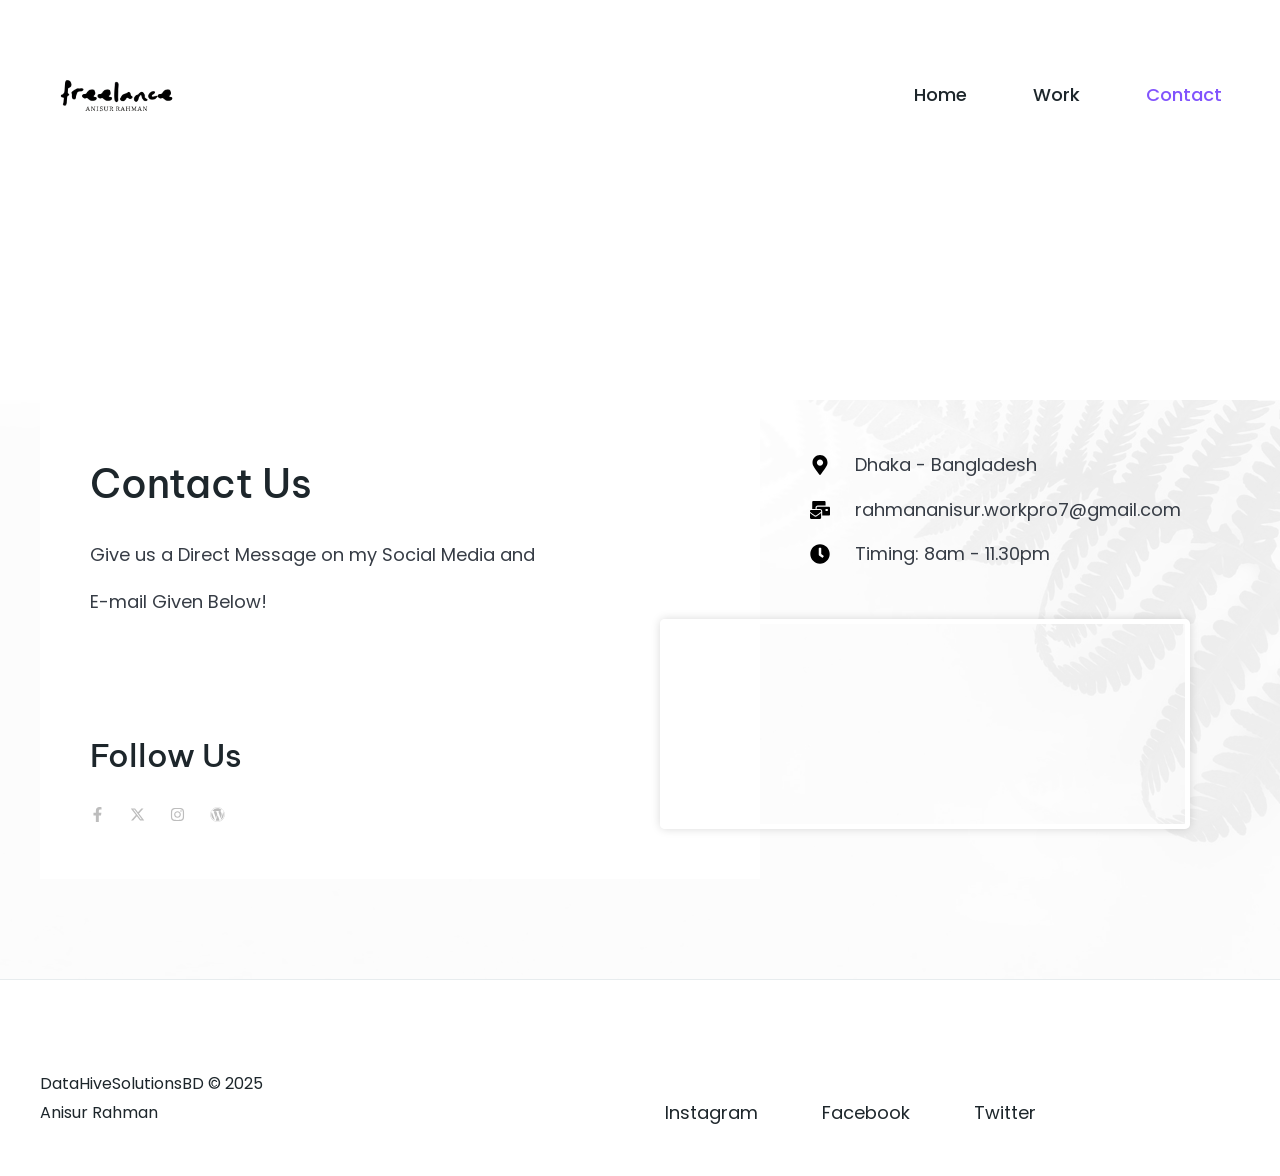
<file: contact/index.html>
<!DOCTYPE html>
<html lang="en-US">
<head>
<meta charset="UTF-8">
<meta name="viewport" content="width=device-width, initial-scale=1">
	 <link rel="profile" href="https://gmpg.org/xfn/11"> 
	 <title>Contact &#8211; Lead Generator Portfolio</title>
<meta name="robots" content="noindex, nofollow">
<link rel="dns-prefetch" href="//fonts.googleapis.com">
<link rel="alternate" type="application/rss+xml" title="Lead Generator Portfolio &raquo; Feed" href="/feed/">
<link rel="alternate" type="application/rss+xml" title="Lead Generator Portfolio &raquo; Comments Feed" href="/comments/feed/">
<script>
window._wpemojiSettings = {"baseUrl":"https:\/\/s.w.org\/images\/core\/emoji\/15.0.3\/72x72\/","ext":".png","svgUrl":"https:\/\/s.w.org\/images\/core\/emoji\/15.0.3\/svg\/","svgExt":".svg","source":{"concatemoji":"\/wp-includes\/js\/wp-emoji-release.min.js?ver=6.6.1"}};
/*! This file is auto-generated */
!function(i,n){var o,s,e;function c(e){try{var t={supportTests:e,timestamp:(new Date).valueOf()};sessionStorage.setItem(o,JSON.stringify(t))}catch(e){}}function p(e,t,n){e.clearRect(0,0,e.canvas.width,e.canvas.height),e.fillText(t,0,0);var t=new Uint32Array(e.getImageData(0,0,e.canvas.width,e.canvas.height).data),r=(e.clearRect(0,0,e.canvas.width,e.canvas.height),e.fillText(n,0,0),new Uint32Array(e.getImageData(0,0,e.canvas.width,e.canvas.height).data));return t.every(function(e,t){return e===r[t]})}function u(e,t,n){switch(t){case"flag":return n(e,"🏳️‍⚧️","🏳️​⚧️")?!1:!n(e,"🇺🇳","🇺​🇳")&&!n(e,"🏴󠁧󠁢󠁥󠁮󠁧󠁿","🏴​󠁧​󠁢​󠁥​󠁮​󠁧​󠁿");case"emoji":return!n(e,"🐦‍⬛","🐦​⬛")}return!1}function f(e,t,n){var r="undefined"!=typeof WorkerGlobalScope&&self instanceof WorkerGlobalScope?new OffscreenCanvas(300,150):i.createElement("canvas"),a=r.getContext("2d",{willReadFrequently:!0}),o=(a.textBaseline="top",a.font="600 32px Arial",{});return e.forEach(function(e){o[e]=t(a,e,n)}),o}function t(e){var t=i.createElement("script");t.src=e,t.defer=!0,i.head.appendChild(t)}"undefined"!=typeof Promise&&(o="wpEmojiSettingsSupports",s=["flag","emoji"],n.supports={everything:!0,everythingExceptFlag:!0},e=new Promise(function(e){i.addEventListener("DOMContentLoaded",e,{once:!0})}),new Promise(function(t){var n=function(){try{var e=JSON.parse(sessionStorage.getItem(o));if("object"==typeof e&&"number"==typeof e.timestamp&&(new Date).valueOf()<e.timestamp+604800&&"object"==typeof e.supportTests)return e.supportTests}catch(e){}return null}();if(!n){if("undefined"!=typeof Worker&&"undefined"!=typeof OffscreenCanvas&&"undefined"!=typeof URL&&URL.createObjectURL&&"undefined"!=typeof Blob)try{var e="postMessage("+f.toString()+"("+[JSON.stringify(s),u.toString(),p.toString()].join(",")+"));",r=new Blob([e],{type:"text/javascript"}),a=new Worker(URL.createObjectURL(r),{name:"wpTestEmojiSupports"});return void(a.onmessage=function(e){c(n=e.data),a.terminate(),t(n)})}catch(e){}c(n=f(s,u,p))}t(n)}).then(function(e){for(var t in e)n.supports[t]=e[t],n.supports.everything=n.supports.everything&&n.supports[t],"flag"!==t&&(n.supports.everythingExceptFlag=n.supports.everythingExceptFlag&&n.supports[t]);n.supports.everythingExceptFlag=n.supports.everythingExceptFlag&&!n.supports.flag,n.DOMReady=!1,n.readyCallback=function(){n.DOMReady=!0}}).then(function(){return e}).then(function(){var e;n.supports.everything||(n.readyCallback(),(e=n.source||{}).concatemoji?t(e.concatemoji):e.wpemoji&&e.twemoji&&(t(e.twemoji),t(e.wpemoji)))}))}((window,document),window._wpemojiSettings);
</script>
<link rel="stylesheet" id="astra-theme-css-css" href="/wp-content/themes/astra/assets/css/minified/main.min.css?ver=4.7.3" media="all">
<style id="astra-theme-css-inline-css">:root{--ast-post-nav-space:0;--ast-container-default-xlg-padding:6.67em;--ast-container-default-lg-padding:5.67em;--ast-container-default-slg-padding:4.34em;--ast-container-default-md-padding:3.34em;--ast-container-default-sm-padding:6.67em;--ast-container-default-xs-padding:2.4em;--ast-container-default-xxs-padding:1.4em;--ast-code-block-background:#EEEEEE;--ast-comment-inputs-background:#FAFAFA;--ast-normal-container-width:1200px;--ast-narrow-container-width:750px;--ast-blog-title-font-weight:normal;--ast-blog-meta-weight:inherit;}html{font-size:112.5%;}a,.page-title{color:var(--ast-global-color-1);}a:hover,a:focus{color:var(--ast-global-color-2);}body,button,input,select,textarea,.ast-button,.ast-custom-button{font-family:'Poppins',sans-serif;font-weight:400;font-size:18px;font-size:1rem;line-height:var(--ast-body-line-height,1.65em);}blockquote{color:var(--ast-global-color-3);}p,.entry-content p{margin-bottom:1em;}h1,.entry-content h1,h2,.entry-content h2,h3,.entry-content h3,h4,.entry-content h4,h5,.entry-content h5,h6,.entry-content h6,.site-title,.site-title a{font-family:'Be Vietnam Pro',sans-serif;font-weight:500;}.site-title{font-size:35px;font-size:1.9444444444444rem;display:none;}header .custom-logo-link img{max-width:153px;}.astra-logo-svg{width:153px;}.site-header .site-description{font-size:15px;font-size:0.83333333333333rem;display:none;}.entry-title{font-size:26px;font-size:1.4444444444444rem;}.archive .ast-article-post .ast-article-inner,.blog .ast-article-post .ast-article-inner,.archive .ast-article-post .ast-article-inner:hover,.blog .ast-article-post .ast-article-inner:hover{overflow:hidden;}h1,.entry-content h1{font-size:72px;font-size:4rem;font-weight:500;font-family:'Be Vietnam Pro',sans-serif;line-height:1.1em;}h2,.entry-content h2{font-size:40px;font-size:2.2222222222222rem;font-weight:500;font-family:'Be Vietnam Pro',sans-serif;line-height:1.3em;}h3,.entry-content h3{font-size:32px;font-size:1.7777777777778rem;font-weight:500;font-family:'Be Vietnam Pro',sans-serif;line-height:1.3em;}h4,.entry-content h4{font-size:24px;font-size:1.3333333333333rem;line-height:1.2em;font-weight:500;font-family:'Be Vietnam Pro',sans-serif;}h5,.entry-content h5{font-size:20px;font-size:1.1111111111111rem;line-height:1.2em;font-weight:500;font-family:'Be Vietnam Pro',sans-serif;}h6,.entry-content h6{font-size:14px;font-size:0.77777777777778rem;line-height:1em;font-weight:500;font-family:'Be Vietnam Pro',sans-serif;}::selection{background-color:var(--ast-global-color-0);color:#000000;}body,h1,.entry-title a,.entry-content h1,h2,.entry-content h2,h3,.entry-content h3,h4,.entry-content h4,h5,.entry-content h5,h6,.entry-content h6{color:var(--ast-global-color-3);}.tagcloud a:hover,.tagcloud a:focus,.tagcloud a.current-item{color:#ffffff;border-color:var(--ast-global-color-1);background-color:var(--ast-global-color-1);}input:focus,input[type="text"]:focus,input[type="email"]:focus,input[type="url"]:focus,input[type="password"]:focus,input[type="reset"]:focus,input[type="search"]:focus,textarea:focus{border-color:var(--ast-global-color-1);}input[type="radio"]:checked,input[type=reset],input[type="checkbox"]:checked,input[type="checkbox"]:hover:checked,input[type="checkbox"]:focus:checked,input[type=range]::-webkit-slider-thumb{border-color:var(--ast-global-color-1);background-color:var(--ast-global-color-1);box-shadow:none;}.site-footer a:hover + .post-count,.site-footer a:focus + .post-count{background:var(--ast-global-color-1);border-color:var(--ast-global-color-1);}.single .nav-links .nav-previous,.single .nav-links .nav-next{color:var(--ast-global-color-1);}.entry-meta,.entry-meta *{line-height:1.45;color:var(--ast-global-color-1);}.entry-meta a:not(.ast-button):hover,.entry-meta a:not(.ast-button):hover *,.entry-meta a:not(.ast-button):focus,.entry-meta a:not(.ast-button):focus *,.page-links > .page-link,.page-links .page-link:hover,.post-navigation a:hover{color:var(--ast-global-color-2);}#cat option,.secondary .calendar_wrap thead a,.secondary .calendar_wrap thead a:visited{color:var(--ast-global-color-1);}.secondary .calendar_wrap #today,.ast-progress-val span{background:var(--ast-global-color-1);}.secondary a:hover + .post-count,.secondary a:focus + .post-count{background:var(--ast-global-color-1);border-color:var(--ast-global-color-1);}.calendar_wrap #today > a{color:#ffffff;}.page-links .page-link,.single .post-navigation a{color:var(--ast-global-color-1);}.ast-search-menu-icon .search-form button.search-submit{padding:0 4px;}.ast-search-menu-icon form.search-form{padding-right:0;}.ast-search-menu-icon.slide-search input.search-field{width:0;}.ast-header-search .ast-search-menu-icon.ast-dropdown-active .search-form,.ast-header-search .ast-search-menu-icon.ast-dropdown-active .search-field:focus{transition:all 0.2s;}.search-form input.search-field:focus{outline:none;}.ast-archive-title{color:var(--ast-global-color-2);}.wp-block-latest-posts > li > a{color:var(--ast-global-color-2);}.widget-title,.widget .wp-block-heading{font-size:25px;font-size:1.3888888888889rem;color:var(--ast-global-color-2);}.ast-search-menu-icon.slide-search a:focus-visible:focus-visible,.astra-search-icon:focus-visible,#close:focus-visible,a:focus-visible,.ast-menu-toggle:focus-visible,.site .skip-link:focus-visible,.wp-block-loginout input:focus-visible,.wp-block-search.wp-block-search__button-inside .wp-block-search__inside-wrapper,.ast-header-navigation-arrow:focus-visible,.woocommerce .wc-proceed-to-checkout > .checkout-button:focus-visible,.woocommerce .woocommerce-MyAccount-navigation ul li a:focus-visible,.ast-orders-table__row .ast-orders-table__cell:focus-visible,.woocommerce .woocommerce-order-details .order-again > .button:focus-visible,.woocommerce .woocommerce-message a.button.wc-forward:focus-visible,.woocommerce #minus_qty:focus-visible,.woocommerce #plus_qty:focus-visible,a#ast-apply-coupon:focus-visible,.woocommerce .woocommerce-info a:focus-visible,.woocommerce .astra-shop-summary-wrap a:focus-visible,.woocommerce a.wc-forward:focus-visible,#ast-apply-coupon:focus-visible,.woocommerce-js .woocommerce-mini-cart-item a.remove:focus-visible,#close:focus-visible,.button.search-submit:focus-visible,#search_submit:focus,.normal-search:focus-visible,.ast-header-account-wrap:focus-visible{outline-style:dotted;outline-color:inherit;outline-width:thin;}input:focus,input[type="text"]:focus,input[type="email"]:focus,input[type="url"]:focus,input[type="password"]:focus,input[type="reset"]:focus,input[type="search"]:focus,input[type="number"]:focus,textarea:focus,.wp-block-search__input:focus,[data-section="section-header-mobile-trigger"] .ast-button-wrap .ast-mobile-menu-trigger-minimal:focus,.ast-mobile-popup-drawer.active .menu-toggle-close:focus,.woocommerce-ordering select.orderby:focus,#ast-scroll-top:focus,#coupon_code:focus,.woocommerce-page #comment:focus,.woocommerce #reviews #respond input#submit:focus,.woocommerce a.add_to_cart_button:focus,.woocommerce .button.single_add_to_cart_button:focus,.woocommerce .woocommerce-cart-form button:focus,.woocommerce .woocommerce-cart-form__cart-item .quantity .qty:focus,.woocommerce .woocommerce-billing-fields .woocommerce-billing-fields__field-wrapper .woocommerce-input-wrapper > .input-text:focus,.woocommerce #order_comments:focus,.woocommerce #place_order:focus,.woocommerce .woocommerce-address-fields .woocommerce-address-fields__field-wrapper .woocommerce-input-wrapper > .input-text:focus,.woocommerce .woocommerce-MyAccount-content form button:focus,.woocommerce .woocommerce-MyAccount-content .woocommerce-EditAccountForm .woocommerce-form-row .woocommerce-Input.input-text:focus,.woocommerce .ast-woocommerce-container .woocommerce-pagination ul.page-numbers li a:focus,body #content .woocommerce form .form-row .select2-container--default .select2-selection--single:focus,#ast-coupon-code:focus,.woocommerce.woocommerce-js .quantity input[type=number]:focus,.woocommerce-js .woocommerce-mini-cart-item .quantity input[type=number]:focus,.woocommerce p#ast-coupon-trigger:focus{border-style:dotted;border-color:inherit;border-width:thin;}input{outline:none;}.ast-logo-title-inline .site-logo-img{padding-right:1em;}.site-logo-img img{ transition:all 0.2s linear;}body .ast-oembed-container *{position:absolute;top:0;width:100%;height:100%;left:0;}body .wp-block-embed-pocket-casts .ast-oembed-container *{position:unset;}.ast-single-post-featured-section + article {margin-top: 2em;}.site-content .ast-single-post-featured-section img {width: 100%;overflow: hidden;object-fit: cover;}.site > .ast-single-related-posts-container {margin-top: 0;}@media (min-width: 922px) {.ast-desktop .ast-container--narrow {max-width: var(--ast-narrow-container-width);margin: 0 auto;}}.ast-page-builder-template .hentry {margin: 0;}.ast-page-builder-template .site-content > .ast-container {max-width: 100%;padding: 0;}.ast-page-builder-template .site .site-content #primary {padding: 0;margin: 0;}.ast-page-builder-template .no-results {text-align: center;margin: 4em auto;}.ast-page-builder-template .ast-pagination {padding: 2em;}.ast-page-builder-template .entry-header.ast-no-title.ast-no-thumbnail {margin-top: 0;}.ast-page-builder-template .entry-header.ast-header-without-markup {margin-top: 0;margin-bottom: 0;}.ast-page-builder-template .entry-header.ast-no-title.ast-no-meta {margin-bottom: 0;}.ast-page-builder-template.single .post-navigation {padding-bottom: 2em;}.ast-page-builder-template.single-post .site-content > .ast-container {max-width: 100%;}.ast-page-builder-template .entry-header {margin-top: 4em;margin-left: auto;margin-right: auto;padding-left: 20px;padding-right: 20px;}.single.ast-page-builder-template .entry-header {padding-left: 20px;padding-right: 20px;}.ast-page-builder-template .ast-archive-description {margin: 4em auto 0;padding-left: 20px;padding-right: 20px;}@media (max-width:921.9px){#ast-desktop-header{display:none;}}@media (min-width:922px){#ast-mobile-header{display:none;}}.wp-block-buttons.aligncenter{justify-content:center;}@media (max-width:921px){.ast-theme-transparent-header #primary,.ast-theme-transparent-header #secondary{padding:0;}}@media (max-width:921px){.ast-plain-container.ast-no-sidebar #primary{padding:0;}}.ast-plain-container.ast-no-sidebar #primary{margin-top:0;margin-bottom:0;}.wp-block-button.is-style-outline .wp-block-button__link{border-color:var(--ast-global-color-0);border-bottom-width:2px;}div.wp-block-button.is-style-outline > .wp-block-button__link:not(.has-text-color),div.wp-block-button.wp-block-button__link.is-style-outline:not(.has-text-color){color:var(--ast-global-color-0);}.wp-block-button.is-style-outline .wp-block-button__link:hover,.wp-block-buttons .wp-block-button.is-style-outline .wp-block-button__link:focus,.wp-block-buttons .wp-block-button.is-style-outline > .wp-block-button__link:not(.has-text-color):hover,.wp-block-buttons .wp-block-button.wp-block-button__link.is-style-outline:not(.has-text-color):hover{color:var(--ast-global-color-2);background-color:rgba(0,0,0,0);border-color:var(--ast-global-color-2);}.post-page-numbers.current .page-link,.ast-pagination .page-numbers.current{color:#000000;border-color:var(--ast-global-color-0);background-color:var(--ast-global-color-0);}.wp-block-button.is-style-outline .wp-block-button__link{border-bottom-width:2px;}.wp-block-button.is-style-outline .wp-block-button__link.wp-element-button,.ast-outline-button{border-color:var(--ast-global-color-0);font-family:inherit;font-weight:500;font-size:16px;font-size:0.88888888888889rem;line-height:1em;border-top-left-radius:0px;border-top-right-radius:0px;border-bottom-right-radius:0px;border-bottom-left-radius:0px;}.wp-block-buttons .wp-block-button.is-style-outline > .wp-block-button__link:not(.has-text-color),.wp-block-buttons .wp-block-button.wp-block-button__link.is-style-outline:not(.has-text-color),.ast-outline-button{color:var(--ast-global-color-0);}.wp-block-button.is-style-outline .wp-block-button__link:hover,.wp-block-buttons .wp-block-button.is-style-outline .wp-block-button__link:focus,.wp-block-buttons .wp-block-button.is-style-outline > .wp-block-button__link:not(.has-text-color):hover,.wp-block-buttons .wp-block-button.wp-block-button__link.is-style-outline:not(.has-text-color):hover,.ast-outline-button:hover,.ast-outline-button:focus,.wp-block-uagb-buttons-child .uagb-buttons-repeater.ast-outline-button:hover,.wp-block-uagb-buttons-child .uagb-buttons-repeater.ast-outline-button:focus{color:var(--ast-global-color-2);background-color:rgba(0,0,0,0);border-color:var(--ast-global-color-2);}.wp-block-button .wp-block-button__link.wp-element-button.is-style-outline:not(.has-background),.wp-block-button.is-style-outline>.wp-block-button__link.wp-element-button:not(.has-background),.ast-outline-button{background-color:rgba(0,0,0,0);}@media (max-width:921px){.wp-block-button.is-style-outline .wp-block-button__link.wp-element-button,.ast-outline-button{font-size:16px;font-size:0.88888888888889rem;}}@media (max-width:544px){.wp-block-button.is-style-outline .wp-block-button__link.wp-element-button,.ast-outline-button{font-size:14px;font-size:0.77777777777778rem;}}.entry-content[ast-blocks-layout] > figure{margin-bottom:1em;}h1.widget-title{font-weight:500;}h2.widget-title{font-weight:500;}h3.widget-title{font-weight:500;}@media (max-width:921px){.ast-separate-container #primary,.ast-separate-container #secondary{padding:1.5em 0;}#primary,#secondary{padding:1.5em 0;margin:0;}.ast-left-sidebar #content > .ast-container{display:flex;flex-direction:column-reverse;width:100%;}.ast-separate-container .ast-article-post,.ast-separate-container .ast-article-single{padding:1.5em 2.14em;}.ast-author-box img.avatar{margin:20px 0 0 0;}}@media (min-width:922px){.ast-separate-container.ast-right-sidebar #primary,.ast-separate-container.ast-left-sidebar #primary{border:0;}.search-no-results.ast-separate-container #primary{margin-bottom:4em;}}.elementor-button-wrapper .elementor-button{border-style:solid;text-decoration:none;border-top-width:0px;border-right-width:0px;border-left-width:0px;border-bottom-width:2px;}body .elementor-button.elementor-size-sm,body .elementor-button.elementor-size-xs,body .elementor-button.elementor-size-md,body .elementor-button.elementor-size-lg,body .elementor-button.elementor-size-xl,body .elementor-button{border-top-left-radius:0px;border-top-right-radius:0px;border-bottom-right-radius:0px;border-bottom-left-radius:0px;padding-top:8px;padding-right:0px;padding-bottom:8px;padding-left:0px;}@media (max-width:921px){.elementor-button-wrapper .elementor-button.elementor-size-sm,.elementor-button-wrapper .elementor-button.elementor-size-xs,.elementor-button-wrapper .elementor-button.elementor-size-md,.elementor-button-wrapper .elementor-button.elementor-size-lg,.elementor-button-wrapper .elementor-button.elementor-size-xl,.elementor-button-wrapper .elementor-button{padding-top:8px;padding-right:0px;padding-bottom:8px;padding-left:0px;}}@media (max-width:544px){.elementor-button-wrapper .elementor-button.elementor-size-sm,.elementor-button-wrapper .elementor-button.elementor-size-xs,.elementor-button-wrapper .elementor-button.elementor-size-md,.elementor-button-wrapper .elementor-button.elementor-size-lg,.elementor-button-wrapper .elementor-button.elementor-size-xl,.elementor-button-wrapper .elementor-button{padding-top:6px;padding-right:0px;padding-bottom:6px;padding-left:0px;}}.elementor-button-wrapper .elementor-button{border-color:var(--ast-global-color-0);background-color:rgba(0,0,0,0);}.elementor-button-wrapper .elementor-button:hover,.elementor-button-wrapper .elementor-button:focus{color:var(--ast-global-color-2);background-color:rgba(0,0,0,0);border-color:var(--ast-global-color-2);}.wp-block-button .wp-block-button__link ,.elementor-button-wrapper .elementor-button,.elementor-button-wrapper .elementor-button:visited{color:var(--ast-global-color-2);}.elementor-button-wrapper .elementor-button{font-weight:500;font-size:16px;font-size:0.88888888888889rem;line-height:1em;}body .elementor-button.elementor-size-sm,body .elementor-button.elementor-size-xs,body .elementor-button.elementor-size-md,body .elementor-button.elementor-size-lg,body .elementor-button.elementor-size-xl,body .elementor-button{font-size:16px;font-size:0.88888888888889rem;}.wp-block-button .wp-block-button__link:hover,.wp-block-button .wp-block-button__link:focus{color:var(--ast-global-color-2);background-color:rgba(0,0,0,0);border-color:var(--ast-global-color-2);}.elementor-widget-heading h1.elementor-heading-title{line-height:1.1em;}.elementor-widget-heading h2.elementor-heading-title{line-height:1.3em;}.elementor-widget-heading h3.elementor-heading-title{line-height:1.3em;}.elementor-widget-heading h4.elementor-heading-title{line-height:1.2em;}.elementor-widget-heading h5.elementor-heading-title{line-height:1.2em;}.elementor-widget-heading h6.elementor-heading-title{line-height:1em;}.wp-block-button .wp-block-button__link,.wp-block-search .wp-block-search__button,body .wp-block-file .wp-block-file__button{border-style:solid;border-top-width:0px;border-right-width:0px;border-left-width:0px;border-bottom-width:2px;border-color:var(--ast-global-color-0);background-color:rgba(0,0,0,0);color:var(--ast-global-color-2);font-family:inherit;font-weight:500;line-height:1em;font-size:16px;font-size:0.88888888888889rem;border-top-left-radius:0px;border-top-right-radius:0px;border-bottom-right-radius:0px;border-bottom-left-radius:0px;padding-top:8px;padding-right:0px;padding-bottom:8px;padding-left:0px;}@media (max-width:921px){.wp-block-button .wp-block-button__link,.wp-block-search .wp-block-search__button,body .wp-block-file .wp-block-file__button{font-size:16px;font-size:0.88888888888889rem;padding-top:8px;padding-right:0px;padding-bottom:8px;padding-left:0px;}}@media (max-width:544px){.wp-block-button .wp-block-button__link,.wp-block-search .wp-block-search__button,body .wp-block-file .wp-block-file__button{font-size:14px;font-size:0.77777777777778rem;padding-top:6px;padding-right:0px;padding-bottom:6px;padding-left:0px;}}.menu-toggle,button,.ast-button,.ast-custom-button,.button,input#submit,input[type="button"],input[type="submit"],input[type="reset"],form[CLASS*="wp-block-search__"].wp-block-search .wp-block-search__inside-wrapper .wp-block-search__button,body .wp-block-file .wp-block-file__button,.woocommerce-js a.button,.woocommerce button.button,.woocommerce .woocommerce-message a.button,.woocommerce #respond input#submit.alt,.woocommerce input.button.alt,.woocommerce input.button,.woocommerce input.button:disabled,.woocommerce input.button:disabled[disabled],.woocommerce input.button:disabled:hover,.woocommerce input.button:disabled[disabled]:hover,.woocommerce #respond input#submit,.woocommerce button.button.alt.disabled,.wc-block-grid__products .wc-block-grid__product .wp-block-button__link,.wc-block-grid__product-onsale,[CLASS*="wc-block"] button,.woocommerce-js .astra-cart-drawer .astra-cart-drawer-content .woocommerce-mini-cart__buttons .button:not(.checkout):not(.ast-continue-shopping),.woocommerce-js .astra-cart-drawer .astra-cart-drawer-content .woocommerce-mini-cart__buttons a.checkout,.woocommerce button.button.alt.disabled.wc-variation-selection-needed,[CLASS*="wc-block"] .wc-block-components-button{border-style:solid;border-top-width:0px;border-right-width:0px;border-left-width:0px;border-bottom-width:2px;color:var(--ast-global-color-2);border-color:var(--ast-global-color-0);background-color:rgba(0,0,0,0);padding-top:8px;padding-right:0px;padding-bottom:8px;padding-left:0px;font-family:inherit;font-weight:500;font-size:16px;font-size:0.88888888888889rem;line-height:1em;border-top-left-radius:0px;border-top-right-radius:0px;border-bottom-right-radius:0px;border-bottom-left-radius:0px;}button:focus,.menu-toggle:hover,button:hover,.ast-button:hover,.ast-custom-button:hover .button:hover,.ast-custom-button:hover ,input[type=reset]:hover,input[type=reset]:focus,input#submit:hover,input#submit:focus,input[type="button"]:hover,input[type="button"]:focus,input[type="submit"]:hover,input[type="submit"]:focus,form[CLASS*="wp-block-search__"].wp-block-search .wp-block-search__inside-wrapper .wp-block-search__button:hover,form[CLASS*="wp-block-search__"].wp-block-search .wp-block-search__inside-wrapper .wp-block-search__button:focus,body .wp-block-file .wp-block-file__button:hover,body .wp-block-file .wp-block-file__button:focus,.woocommerce-js a.button:hover,.woocommerce button.button:hover,.woocommerce .woocommerce-message a.button:hover,.woocommerce #respond input#submit:hover,.woocommerce #respond input#submit.alt:hover,.woocommerce input.button.alt:hover,.woocommerce input.button:hover,.woocommerce button.button.alt.disabled:hover,.wc-block-grid__products .wc-block-grid__product .wp-block-button__link:hover,[CLASS*="wc-block"] button:hover,.woocommerce-js .astra-cart-drawer .astra-cart-drawer-content .woocommerce-mini-cart__buttons .button:not(.checkout):not(.ast-continue-shopping):hover,.woocommerce-js .astra-cart-drawer .astra-cart-drawer-content .woocommerce-mini-cart__buttons a.checkout:hover,.woocommerce button.button.alt.disabled.wc-variation-selection-needed:hover,[CLASS*="wc-block"] .wc-block-components-button:hover,[CLASS*="wc-block"] .wc-block-components-button:focus{color:var(--ast-global-color-2);background-color:rgba(0,0,0,0);border-color:var(--ast-global-color-2);}@media (max-width:921px){.menu-toggle,button,.ast-button,.ast-custom-button,.button,input#submit,input[type="button"],input[type="submit"],input[type="reset"],form[CLASS*="wp-block-search__"].wp-block-search .wp-block-search__inside-wrapper .wp-block-search__button,body .wp-block-file .wp-block-file__button,.woocommerce-js a.button,.woocommerce button.button,.woocommerce .woocommerce-message a.button,.woocommerce #respond input#submit.alt,.woocommerce input.button.alt,.woocommerce input.button,.woocommerce input.button:disabled,.woocommerce input.button:disabled[disabled],.woocommerce input.button:disabled:hover,.woocommerce input.button:disabled[disabled]:hover,.woocommerce #respond input#submit,.woocommerce button.button.alt.disabled,.wc-block-grid__products .wc-block-grid__product .wp-block-button__link,.wc-block-grid__product-onsale,[CLASS*="wc-block"] button,.woocommerce-js .astra-cart-drawer .astra-cart-drawer-content .woocommerce-mini-cart__buttons .button:not(.checkout):not(.ast-continue-shopping),.woocommerce-js .astra-cart-drawer .astra-cart-drawer-content .woocommerce-mini-cart__buttons a.checkout,.woocommerce button.button.alt.disabled.wc-variation-selection-needed,[CLASS*="wc-block"] .wc-block-components-button{padding-top:8px;padding-right:0px;padding-bottom:8px;padding-left:0px;font-size:16px;font-size:0.88888888888889rem;}}@media (max-width:544px){.menu-toggle,button,.ast-button,.ast-custom-button,.button,input#submit,input[type="button"],input[type="submit"],input[type="reset"],form[CLASS*="wp-block-search__"].wp-block-search .wp-block-search__inside-wrapper .wp-block-search__button,body .wp-block-file .wp-block-file__button,.woocommerce-js a.button,.woocommerce button.button,.woocommerce .woocommerce-message a.button,.woocommerce #respond input#submit.alt,.woocommerce input.button.alt,.woocommerce input.button,.woocommerce input.button:disabled,.woocommerce input.button:disabled[disabled],.woocommerce input.button:disabled:hover,.woocommerce input.button:disabled[disabled]:hover,.woocommerce #respond input#submit,.woocommerce button.button.alt.disabled,.wc-block-grid__products .wc-block-grid__product .wp-block-button__link,.wc-block-grid__product-onsale,[CLASS*="wc-block"] button,.woocommerce-js .astra-cart-drawer .astra-cart-drawer-content .woocommerce-mini-cart__buttons .button:not(.checkout):not(.ast-continue-shopping),.woocommerce-js .astra-cart-drawer .astra-cart-drawer-content .woocommerce-mini-cart__buttons a.checkout,.woocommerce button.button.alt.disabled.wc-variation-selection-needed,[CLASS*="wc-block"] .wc-block-components-button{padding-top:6px;padding-right:0px;padding-bottom:6px;padding-left:0px;font-size:14px;font-size:0.77777777777778rem;}}@media (max-width:921px){.menu-toggle,button,.ast-button,.button,input#submit,input[type="button"],input[type="submit"],input[type="reset"]{font-size:16px;font-size:0.88888888888889rem;}.ast-mobile-header-stack .main-header-bar .ast-search-menu-icon{display:inline-block;}.ast-header-break-point.ast-header-custom-item-outside .ast-mobile-header-stack .main-header-bar .ast-search-icon{margin:0;}.ast-comment-avatar-wrap img{max-width:2.5em;}.ast-comment-meta{padding:0 1.8888em 1.3333em;}.ast-separate-container .ast-comment-list li.depth-1{padding:1.5em 2.14em;}.ast-separate-container .comment-respond{padding:2em 2.14em;}}@media (min-width:544px){.ast-container{max-width:100%;}}@media (max-width:544px){.ast-separate-container .ast-article-post,.ast-separate-container .ast-article-single,.ast-separate-container .comments-title,.ast-separate-container .ast-archive-description{padding:1.5em 1em;}.ast-separate-container #content .ast-container{padding-left:0.54em;padding-right:0.54em;}.ast-separate-container .ast-comment-list .bypostauthor{padding:.5em;}.ast-search-menu-icon.ast-dropdown-active .search-field{width:170px;}.menu-toggle,button,.ast-button,.button,input#submit,input[type="button"],input[type="submit"],input[type="reset"]{font-size:14px;font-size:0.77777777777778rem;}} #ast-mobile-header .ast-site-header-cart-li a{pointer-events:none;} #ast-desktop-header .ast-site-header-cart-li a{pointer-events:none;}.ast-separate-container{background-color:var(--ast-global-color-4);background-image:none;}@media (max-width:921px){.site-title{display:none;}.site-header .site-description{display:none;}h1,.entry-content h1{font-size:48px;}h2,.entry-content h2{font-size:36px;}h3,.entry-content h3{font-size:28px;}h4,.entry-content h4{font-size:22px;font-size:1.2222222222222rem;}h5,.entry-content h5{font-size:18px;font-size:1rem;}h6,.entry-content h6{font-size:13px;font-size:0.72222222222222rem;}}@media (max-width:544px){.site-title{display:none;}.site-header .site-description{display:none;}h1,.entry-content h1{font-size:32px;}h2,.entry-content h2{font-size:32px;}h3,.entry-content h3{font-size:24px;}h4,.entry-content h4{font-size:20px;font-size:1.1111111111111rem;}h5,.entry-content h5{font-size:16px;font-size:0.88888888888889rem;}h6,.entry-content h6{font-size:12px;font-size:0.66666666666667rem;}}@media (max-width:921px){html{font-size:102.6%;}}@media (max-width:544px){html{font-size:102.6%;}}@media (min-width:922px){.ast-container{max-width:1240px;}}@media (min-width:922px){.site-content .ast-container{display:flex;}}@media (max-width:921px){.site-content .ast-container{flex-direction:column;}}@media (min-width:922px){.main-header-menu .sub-menu .menu-item.ast-left-align-sub-menu:hover > .sub-menu,.main-header-menu .sub-menu .menu-item.ast-left-align-sub-menu.focus > .sub-menu{margin-left:-0px;}}.ast-theme-transparent-header [data-section="section-header-mobile-trigger"] .ast-button-wrap .ast-mobile-menu-trigger-minimal{background:transparent;}.site .comments-area{padding-bottom:3em;}.wp-block-file {display: flex;align-items: center;flex-wrap: wrap;justify-content: space-between;}.wp-block-pullquote {border: none;}.wp-block-pullquote blockquote::before {content: "\201D";font-family: "Helvetica",sans-serif;display: flex;transform: rotate( 180deg );font-size: 6rem;font-style: normal;line-height: 1;font-weight: bold;align-items: center;justify-content: center;}.has-text-align-right > blockquote::before {justify-content: flex-start;}.has-text-align-left > blockquote::before {justify-content: flex-end;}figure.wp-block-pullquote.is-style-solid-color blockquote {max-width: 100%;text-align: inherit;}html body {--wp--custom--ast-default-block-top-padding: 3em;--wp--custom--ast-default-block-right-padding: 3em;--wp--custom--ast-default-block-bottom-padding: 3em;--wp--custom--ast-default-block-left-padding: 3em;--wp--custom--ast-container-width: 1200px;--wp--custom--ast-content-width-size: 1200px;--wp--custom--ast-wide-width-size: calc(1200px + var(--wp--custom--ast-default-block-left-padding) + var(--wp--custom--ast-default-block-right-padding));}.ast-narrow-container {--wp--custom--ast-content-width-size: 750px;--wp--custom--ast-wide-width-size: 750px;}@media(max-width: 921px) {html body {--wp--custom--ast-default-block-top-padding: 3em;--wp--custom--ast-default-block-right-padding: 2em;--wp--custom--ast-default-block-bottom-padding: 3em;--wp--custom--ast-default-block-left-padding: 2em;}}@media(max-width: 544px) {html body {--wp--custom--ast-default-block-top-padding: 3em;--wp--custom--ast-default-block-right-padding: 1.5em;--wp--custom--ast-default-block-bottom-padding: 3em;--wp--custom--ast-default-block-left-padding: 1.5em;}}.entry-content > .wp-block-group,.entry-content > .wp-block-cover,.entry-content > .wp-block-columns {padding-top: var(--wp--custom--ast-default-block-top-padding);padding-right: var(--wp--custom--ast-default-block-right-padding);padding-bottom: var(--wp--custom--ast-default-block-bottom-padding);padding-left: var(--wp--custom--ast-default-block-left-padding);}.ast-plain-container.ast-no-sidebar .entry-content > .alignfull,.ast-page-builder-template .ast-no-sidebar .entry-content > .alignfull {margin-left: calc( -50vw + 50%);margin-right: calc( -50vw + 50%);max-width: 100vw;width: 100vw;}.ast-plain-container.ast-no-sidebar .entry-content .alignfull .alignfull,.ast-page-builder-template.ast-no-sidebar .entry-content .alignfull .alignfull,.ast-plain-container.ast-no-sidebar .entry-content .alignfull .alignwide,.ast-page-builder-template.ast-no-sidebar .entry-content .alignfull .alignwide,.ast-plain-container.ast-no-sidebar .entry-content .alignwide .alignfull,.ast-page-builder-template.ast-no-sidebar .entry-content .alignwide .alignfull,.ast-plain-container.ast-no-sidebar .entry-content .alignwide .alignwide,.ast-page-builder-template.ast-no-sidebar .entry-content .alignwide .alignwide,.ast-plain-container.ast-no-sidebar .entry-content .wp-block-column .alignfull,.ast-page-builder-template.ast-no-sidebar .entry-content .wp-block-column .alignfull,.ast-plain-container.ast-no-sidebar .entry-content .wp-block-column .alignwide,.ast-page-builder-template.ast-no-sidebar .entry-content .wp-block-column .alignwide {margin-left: auto;margin-right: auto;width: 100%;}[ast-blocks-layout] .wp-block-separator:not(.is-style-dots) {height: 0;}[ast-blocks-layout] .wp-block-separator {margin: 20px auto;}[ast-blocks-layout] .wp-block-separator:not(.is-style-wide):not(.is-style-dots) {max-width: 100px;}[ast-blocks-layout] .wp-block-separator.has-background {padding: 0;}.entry-content[ast-blocks-layout] > * {max-width: var(--wp--custom--ast-content-width-size);margin-left: auto;margin-right: auto;}.entry-content[ast-blocks-layout] > .alignwide {max-width: var(--wp--custom--ast-wide-width-size);}.entry-content[ast-blocks-layout] .alignfull {max-width: none;}.entry-content .wp-block-columns {margin-bottom: 0;}blockquote {margin: 1.5em;border-color: rgba(0,0,0,0.05);}.wp-block-quote:not(.has-text-align-right):not(.has-text-align-center) {border-left: 5px solid rgba(0,0,0,0.05);}.has-text-align-right > blockquote,blockquote.has-text-align-right {border-right: 5px solid rgba(0,0,0,0.05);}.has-text-align-left > blockquote,blockquote.has-text-align-left {border-left: 5px solid rgba(0,0,0,0.05);}.wp-block-site-tagline,.wp-block-latest-posts .read-more {margin-top: 15px;}.wp-block-loginout p label {display: block;}.wp-block-loginout p:not(.login-remember):not(.login-submit) input {width: 100%;}.wp-block-loginout input:focus {border-color: transparent;}.wp-block-loginout input:focus {outline: thin dotted;}.entry-content .wp-block-media-text .wp-block-media-text__content {padding: 0 0 0 8%;}.entry-content .wp-block-media-text.has-media-on-the-right .wp-block-media-text__content {padding: 0 8% 0 0;}.entry-content .wp-block-media-text.has-background .wp-block-media-text__content {padding: 8%;}.entry-content .wp-block-cover:not([class*="background-color"]) .wp-block-cover__inner-container,.entry-content .wp-block-cover:not([class*="background-color"]) .wp-block-cover-image-text,.entry-content .wp-block-cover:not([class*="background-color"]) .wp-block-cover-text,.entry-content .wp-block-cover-image:not([class*="background-color"]) .wp-block-cover__inner-container,.entry-content .wp-block-cover-image:not([class*="background-color"]) .wp-block-cover-image-text,.entry-content .wp-block-cover-image:not([class*="background-color"]) .wp-block-cover-text {color: var(--ast-global-color-5);}.wp-block-loginout .login-remember input {width: 1.1rem;height: 1.1rem;margin: 0 5px 4px 0;vertical-align: middle;}.wp-block-latest-posts > li > *:first-child,.wp-block-latest-posts:not(.is-grid) > li:first-child {margin-top: 0;}.entry-content .wp-block-buttons,.entry-content .wp-block-uagb-buttons {margin-bottom: 1.5em;}.wp-block-search__inside-wrapper .wp-block-search__input {padding: 0 10px;color: var(--ast-global-color-3);background: var(--ast-global-color-5);border-color: var(--ast-border-color);}.wp-block-latest-posts .read-more {margin-bottom: 1.5em;}.wp-block-search__no-button .wp-block-search__inside-wrapper .wp-block-search__input {padding-top: 5px;padding-bottom: 5px;}.wp-block-latest-posts .wp-block-latest-posts__post-date,.wp-block-latest-posts .wp-block-latest-posts__post-author {font-size: 1rem;}.wp-block-latest-posts > li > *,.wp-block-latest-posts:not(.is-grid) > li {margin-top: 12px;margin-bottom: 12px;}.ast-page-builder-template .entry-content[ast-blocks-layout] > *,.ast-page-builder-template .entry-content[ast-blocks-layout] > .alignfull > * {max-width: none;}.ast-page-builder-template .entry-content[ast-blocks-layout] > .alignwide > * {max-width: var(--wp--custom--ast-wide-width-size);}.ast-page-builder-template .entry-content[ast-blocks-layout] > .inherit-container-width > *,.ast-page-builder-template .entry-content[ast-blocks-layout] > * > *,.entry-content[ast-blocks-layout] > .wp-block-cover .wp-block-cover__inner-container {max-width: var(--wp--custom--ast-content-width-size);margin-left: auto;margin-right: auto;}.entry-content[ast-blocks-layout] .wp-block-cover:not(.alignleft):not(.alignright) {width: auto;}@media(max-width: 1200px) {.ast-separate-container .entry-content > .alignfull,.ast-separate-container .entry-content[ast-blocks-layout] > .alignwide,.ast-plain-container .entry-content[ast-blocks-layout] > .alignwide,.ast-plain-container .entry-content .alignfull {margin-left: calc(-1 * min(var(--ast-container-default-xlg-padding),20px)) ;margin-right: calc(-1 * min(var(--ast-container-default-xlg-padding),20px));}}@media(min-width: 1201px) {.ast-separate-container .entry-content > .alignfull {margin-left: calc(-1 * var(--ast-container-default-xlg-padding) );margin-right: calc(-1 * var(--ast-container-default-xlg-padding) );}.ast-separate-container .entry-content[ast-blocks-layout] > .alignwide,.ast-plain-container .entry-content[ast-blocks-layout] > .alignwide {margin-left: calc(-1 * var(--wp--custom--ast-default-block-left-padding) );margin-right: calc(-1 * var(--wp--custom--ast-default-block-right-padding) );}}@media(min-width: 921px) {.ast-separate-container .entry-content .wp-block-group.alignwide:not(.inherit-container-width) > :where(:not(.alignleft):not(.alignright)),.ast-plain-container .entry-content .wp-block-group.alignwide:not(.inherit-container-width) > :where(:not(.alignleft):not(.alignright)) {max-width: calc( var(--wp--custom--ast-content-width-size) + 80px );}.ast-plain-container.ast-right-sidebar .entry-content[ast-blocks-layout] .alignfull,.ast-plain-container.ast-left-sidebar .entry-content[ast-blocks-layout] .alignfull {margin-left: -60px;margin-right: -60px;}}@media(min-width: 544px) {.entry-content > .alignleft {margin-right: 20px;}.entry-content > .alignright {margin-left: 20px;}}@media (max-width:544px){.wp-block-columns .wp-block-column:not(:last-child){margin-bottom:20px;}.wp-block-latest-posts{margin:0;}}@media( max-width: 600px ) {.entry-content .wp-block-media-text .wp-block-media-text__content,.entry-content .wp-block-media-text.has-media-on-the-right .wp-block-media-text__content {padding: 8% 0 0;}.entry-content .wp-block-media-text.has-background .wp-block-media-text__content {padding: 8%;}}.ast-page-builder-template .entry-header {padding-left: 0;}.ast-narrow-container .site-content .wp-block-uagb-image--align-full .wp-block-uagb-image__figure {max-width: 100%;margin-left: auto;margin-right: auto;}:root .has-ast-global-color-0-color{color:var(--ast-global-color-0);}:root .has-ast-global-color-0-background-color{background-color:var(--ast-global-color-0);}:root .wp-block-button .has-ast-global-color-0-color{color:var(--ast-global-color-0);}:root .wp-block-button .has-ast-global-color-0-background-color{background-color:var(--ast-global-color-0);}:root .has-ast-global-color-1-color{color:var(--ast-global-color-1);}:root .has-ast-global-color-1-background-color{background-color:var(--ast-global-color-1);}:root .wp-block-button .has-ast-global-color-1-color{color:var(--ast-global-color-1);}:root .wp-block-button .has-ast-global-color-1-background-color{background-color:var(--ast-global-color-1);}:root .has-ast-global-color-2-color{color:var(--ast-global-color-2);}:root .has-ast-global-color-2-background-color{background-color:var(--ast-global-color-2);}:root .wp-block-button .has-ast-global-color-2-color{color:var(--ast-global-color-2);}:root .wp-block-button .has-ast-global-color-2-background-color{background-color:var(--ast-global-color-2);}:root .has-ast-global-color-3-color{color:var(--ast-global-color-3);}:root .has-ast-global-color-3-background-color{background-color:var(--ast-global-color-3);}:root .wp-block-button .has-ast-global-color-3-color{color:var(--ast-global-color-3);}:root .wp-block-button .has-ast-global-color-3-background-color{background-color:var(--ast-global-color-3);}:root .has-ast-global-color-4-color{color:var(--ast-global-color-4);}:root .has-ast-global-color-4-background-color{background-color:var(--ast-global-color-4);}:root .wp-block-button .has-ast-global-color-4-color{color:var(--ast-global-color-4);}:root .wp-block-button .has-ast-global-color-4-background-color{background-color:var(--ast-global-color-4);}:root .has-ast-global-color-5-color{color:var(--ast-global-color-5);}:root .has-ast-global-color-5-background-color{background-color:var(--ast-global-color-5);}:root .wp-block-button .has-ast-global-color-5-color{color:var(--ast-global-color-5);}:root .wp-block-button .has-ast-global-color-5-background-color{background-color:var(--ast-global-color-5);}:root .has-ast-global-color-6-color{color:var(--ast-global-color-6);}:root .has-ast-global-color-6-background-color{background-color:var(--ast-global-color-6);}:root .wp-block-button .has-ast-global-color-6-color{color:var(--ast-global-color-6);}:root .wp-block-button .has-ast-global-color-6-background-color{background-color:var(--ast-global-color-6);}:root .has-ast-global-color-7-color{color:var(--ast-global-color-7);}:root .has-ast-global-color-7-background-color{background-color:var(--ast-global-color-7);}:root .wp-block-button .has-ast-global-color-7-color{color:var(--ast-global-color-7);}:root .wp-block-button .has-ast-global-color-7-background-color{background-color:var(--ast-global-color-7);}:root .has-ast-global-color-8-color{color:var(--ast-global-color-8);}:root .has-ast-global-color-8-background-color{background-color:var(--ast-global-color-8);}:root .wp-block-button .has-ast-global-color-8-color{color:var(--ast-global-color-8);}:root .wp-block-button .has-ast-global-color-8-background-color{background-color:var(--ast-global-color-8);}:root{--ast-global-color-0:#3fd5e0;--ast-global-color-1:#8153fd;--ast-global-color-2:#1d262b;--ast-global-color-3:#363c45;--ast-global-color-4:#fcfcf8;--ast-global-color-5:#FFFFFF;--ast-global-color-6:#e7ecee;--ast-global-color-7:#9ca7ab;--ast-global-color-8:#000000;}:root {--ast-border-color : #dddddd;}.ast-single-entry-banner {-js-display: flex;display: flex;flex-direction: column;justify-content: center;text-align: center;position: relative;background: #eeeeee;}.ast-single-entry-banner[data-banner-layout="layout-1"] {max-width: 1200px;background: inherit;padding: 20px 0;}.ast-single-entry-banner[data-banner-width-type="custom"] {margin: 0 auto;width: 100%;}.ast-single-entry-banner + .site-content .entry-header {margin-bottom: 0;}.site .ast-author-avatar {--ast-author-avatar-size: ;}a.ast-underline-text {text-decoration: underline;}.ast-container > .ast-terms-link {position: relative;display: block;}a.ast-button.ast-badge-tax {padding: 4px 8px;border-radius: 3px;font-size: inherit;}header.entry-header > *:not(:last-child){margin-bottom:10px;}.ast-archive-entry-banner {-js-display: flex;display: flex;flex-direction: column;justify-content: center;text-align: center;position: relative;background: #eeeeee;}.ast-archive-entry-banner[data-banner-width-type="custom"] {margin: 0 auto;width: 100%;}.ast-archive-entry-banner[data-banner-layout="layout-1"] {background: inherit;padding: 20px 0;text-align: left;}body.archive .ast-archive-description{max-width:1200px;width:100%;text-align:left;padding-top:3em;padding-right:3em;padding-bottom:3em;padding-left:3em;}body.archive .ast-archive-description .ast-archive-title,body.archive .ast-archive-description .ast-archive-title *{font-size:40px;font-size:2.2222222222222rem;}body.archive .ast-archive-description > *:not(:last-child){margin-bottom:10px;}@media (max-width:921px){body.archive .ast-archive-description{text-align:left;}}@media (max-width:544px){body.archive .ast-archive-description{text-align:left;}}.ast-theme-transparent-header #masthead .site-logo-img .transparent-custom-logo .astra-logo-svg{width:150px;}.ast-theme-transparent-header #masthead .site-logo-img .transparent-custom-logo img{ max-width:150px;}@media (max-width:921px){.ast-theme-transparent-header #masthead .site-logo-img .transparent-custom-logo .astra-logo-svg{width:120px;}.ast-theme-transparent-header #masthead .site-logo-img .transparent-custom-logo img{ max-width:120px;}}@media (max-width:543px){.ast-theme-transparent-header #masthead .site-logo-img .transparent-custom-logo .astra-logo-svg{width:100px;}.ast-theme-transparent-header #masthead .site-logo-img .transparent-custom-logo img{ max-width:100px;}}@media (min-width:921px){.ast-theme-transparent-header #masthead{position:absolute;left:0;right:0;}.ast-theme-transparent-header .main-header-bar,.ast-theme-transparent-header.ast-header-break-point .main-header-bar{background:none;}body.elementor-editor-active.ast-theme-transparent-header #masthead,.fl-builder-edit .ast-theme-transparent-header #masthead,body.vc_editor.ast-theme-transparent-header #masthead,body.brz-ed.ast-theme-transparent-header #masthead{z-index:0;}.ast-header-break-point.ast-replace-site-logo-transparent.ast-theme-transparent-header .custom-mobile-logo-link{display:none;}.ast-header-break-point.ast-replace-site-logo-transparent.ast-theme-transparent-header .transparent-custom-logo{display:inline-block;}.ast-theme-transparent-header .ast-above-header,.ast-theme-transparent-header .ast-above-header.ast-above-header-bar{background-image:none;background-color:transparent;}.ast-theme-transparent-header .ast-below-header,.ast-theme-transparent-header .ast-below-header.ast-below-header-bar{background-image:none;background-color:transparent;}}.ast-theme-transparent-header .ast-builder-menu .main-header-menu .menu-item .sub-menu .menu-link,.ast-theme-transparent-header .main-header-menu .menu-item .sub-menu .menu-link{background-color:transparent;}@media (max-width:921px){.ast-theme-transparent-header #masthead{position:absolute;left:0;right:0;}.ast-theme-transparent-header .main-header-bar,.ast-theme-transparent-header.ast-header-break-point .main-header-bar{background:none;}body.elementor-editor-active.ast-theme-transparent-header #masthead,.fl-builder-edit .ast-theme-transparent-header #masthead,body.vc_editor.ast-theme-transparent-header #masthead,body.brz-ed.ast-theme-transparent-header #masthead{z-index:0;}.ast-header-break-point.ast-replace-site-logo-transparent.ast-theme-transparent-header .custom-mobile-logo-link{display:none;}.ast-header-break-point.ast-replace-site-logo-transparent.ast-theme-transparent-header .transparent-custom-logo{display:inline-block;}.ast-theme-transparent-header .ast-above-header,.ast-theme-transparent-header .ast-above-header.ast-above-header-bar{background-image:none;background-color:transparent;}.ast-theme-transparent-header .ast-below-header,.ast-theme-transparent-header .ast-below-header.ast-below-header-bar{background-image:none;background-color:transparent;}}.ast-theme-transparent-header #ast-desktop-header > .ast-main-header-wrap > .main-header-bar,.ast-theme-transparent-header.ast-header-break-point #ast-mobile-header > .ast-main-header-wrap > .main-header-bar{border-bottom-width:0px;border-bottom-style:solid;}.ast-breadcrumbs .trail-browse,.ast-breadcrumbs .trail-items,.ast-breadcrumbs .trail-items li{display:inline-block;margin:0;padding:0;border:none;background:inherit;text-indent:0;text-decoration:none;}.ast-breadcrumbs .trail-browse{font-size:inherit;font-style:inherit;font-weight:inherit;color:inherit;}.ast-breadcrumbs .trail-items{list-style:none;}.trail-items li::after{padding:0 0.3em;content:"\00bb";}.trail-items li:last-of-type::after{display:none;}h1,.entry-content h1,h2,.entry-content h2,h3,.entry-content h3,h4,.entry-content h4,h5,.entry-content h5,h6,.entry-content h6{color:var(--ast-global-color-2);}.entry-title a{color:var(--ast-global-color-2);}@media (max-width:921px){.ast-builder-grid-row-container.ast-builder-grid-row-tablet-3-firstrow .ast-builder-grid-row > *:first-child,.ast-builder-grid-row-container.ast-builder-grid-row-tablet-3-lastrow .ast-builder-grid-row > *:last-child{grid-column:1 / -1;}}@media (max-width:544px){.ast-builder-grid-row-container.ast-builder-grid-row-mobile-3-firstrow .ast-builder-grid-row > *:first-child,.ast-builder-grid-row-container.ast-builder-grid-row-mobile-3-lastrow .ast-builder-grid-row > *:last-child{grid-column:1 / -1;}}.ast-builder-layout-element[data-section="title_tagline"]{display:flex;}@media (max-width:921px){.ast-header-break-point .ast-builder-layout-element[data-section="title_tagline"]{display:flex;}}@media (max-width:544px){.ast-header-break-point .ast-builder-layout-element[data-section="title_tagline"]{display:flex;}}.ast-builder-menu-1{font-family:inherit;font-weight:500;}.ast-builder-menu-1 .menu-item > .menu-link{color:var(--ast-global-color-2);padding-left:48px;}.ast-builder-menu-1 .menu-item > .ast-menu-toggle{color:var(--ast-global-color-2);}.ast-builder-menu-1 .menu-item:hover > .menu-link,.ast-builder-menu-1 .inline-on-mobile .menu-item:hover > .ast-menu-toggle{color:var(--ast-global-color-1);}.ast-builder-menu-1 .menu-item:hover > .ast-menu-toggle{color:var(--ast-global-color-1);}.ast-builder-menu-1 .menu-item.current-menu-item > .menu-link,.ast-builder-menu-1 .inline-on-mobile .menu-item.current-menu-item > .ast-menu-toggle,.ast-builder-menu-1 .current-menu-ancestor > .menu-link{color:var(--ast-global-color-1);}.ast-builder-menu-1 .menu-item.current-menu-item > .ast-menu-toggle{color:var(--ast-global-color-1);}.ast-builder-menu-1 .sub-menu,.ast-builder-menu-1 .inline-on-mobile .sub-menu{border-top-width:2px;border-bottom-width:0px;border-right-width:0px;border-left-width:0px;border-color:var(--ast-global-color-0);border-style:solid;}.ast-builder-menu-1 .main-header-menu > .menu-item > .sub-menu,.ast-builder-menu-1 .main-header-menu > .menu-item > .astra-full-megamenu-wrapper{margin-top:0px;}.ast-desktop .ast-builder-menu-1 .main-header-menu > .menu-item > .sub-menu:before,.ast-desktop .ast-builder-menu-1 .main-header-menu > .menu-item > .astra-full-megamenu-wrapper:before{height:calc( 0px + 5px );}.ast-desktop .ast-builder-menu-1 .menu-item .sub-menu .menu-link{border-style:none;}@media (max-width:921px){.ast-header-break-point .ast-builder-menu-1 .menu-item.menu-item-has-children > .ast-menu-toggle{top:0;}.ast-builder-menu-1 .inline-on-mobile .menu-item.menu-item-has-children > .ast-menu-toggle{right:-15px;}.ast-builder-menu-1 .menu-item-has-children > .menu-link:after{content:unset;}.ast-builder-menu-1 .main-header-menu > .menu-item > .sub-menu,.ast-builder-menu-1 .main-header-menu > .menu-item > .astra-full-megamenu-wrapper{margin-top:0;}}@media (max-width:544px){.ast-header-break-point .ast-builder-menu-1 .menu-item.menu-item-has-children > .ast-menu-toggle{top:0;}.ast-builder-menu-1 .main-header-menu > .menu-item > .sub-menu,.ast-builder-menu-1 .main-header-menu > .menu-item > .astra-full-megamenu-wrapper{margin-top:0;}}.ast-builder-menu-1{display:flex;}@media (max-width:921px){.ast-header-break-point .ast-builder-menu-1{display:flex;}}@media (max-width:544px){.ast-header-break-point .ast-builder-menu-1{display:flex;}}.site-below-footer-wrap{padding-top:20px;padding-bottom:20px;}.site-below-footer-wrap[data-section="section-below-footer-builder"]{background-color:var(--ast-global-color-5);background-image:none;min-height:100px;border-style:solid;border-width:0px;border-top-width:1px;border-top-color:var(--ast-global-color-6);}.site-below-footer-wrap[data-section="section-below-footer-builder"] .ast-builder-grid-row{max-width:1200px;min-height:100px;margin-left:auto;margin-right:auto;}.site-below-footer-wrap[data-section="section-below-footer-builder"] .ast-builder-grid-row,.site-below-footer-wrap[data-section="section-below-footer-builder"] .site-footer-section{align-items:flex-end;}.site-below-footer-wrap[data-section="section-below-footer-builder"].ast-footer-row-inline .site-footer-section{display:flex;margin-bottom:0;}.ast-builder-grid-row-2-equal .ast-builder-grid-row{grid-template-columns:repeat( 2,1fr );}@media (max-width:921px){.site-below-footer-wrap[data-section="section-below-footer-builder"].ast-footer-row-tablet-inline .site-footer-section{display:flex;margin-bottom:0;}.site-below-footer-wrap[data-section="section-below-footer-builder"].ast-footer-row-tablet-stack .site-footer-section{display:block;margin-bottom:10px;}.ast-builder-grid-row-container.ast-builder-grid-row-tablet-2-equal .ast-builder-grid-row{grid-template-columns:repeat( 2,1fr );}}@media (max-width:544px){.site-below-footer-wrap[data-section="section-below-footer-builder"].ast-footer-row-mobile-inline .site-footer-section{display:flex;margin-bottom:0;}.site-below-footer-wrap[data-section="section-below-footer-builder"].ast-footer-row-mobile-stack .site-footer-section{display:block;margin-bottom:10px;}.ast-builder-grid-row-container.ast-builder-grid-row-mobile-full .ast-builder-grid-row{grid-template-columns:1fr;}}.site-below-footer-wrap[data-section="section-below-footer-builder"]{padding-top:48px;padding-bottom:48px;padding-left:40px;padding-right:40px;}@media (max-width:921px){.site-below-footer-wrap[data-section="section-below-footer-builder"]{padding-top:40px;padding-bottom:40px;padding-left:24px;padding-right:24px;}}@media (max-width:544px){.site-below-footer-wrap[data-section="section-below-footer-builder"]{padding-top:20px;padding-bottom:20px;padding-left:20px;padding-right:20px;}}.site-below-footer-wrap[data-section="section-below-footer-builder"]{display:grid;}@media (max-width:921px){.ast-header-break-point .site-below-footer-wrap[data-section="section-below-footer-builder"]{display:grid;}}@media (max-width:544px){.ast-header-break-point .site-below-footer-wrap[data-section="section-below-footer-builder"]{display:grid;}}.ast-footer-copyright{text-align:left;}.ast-footer-copyright {color:var(--ast-global-color-2);}@media (max-width:921px){.ast-footer-copyright{text-align:left;}}@media (max-width:544px){.ast-footer-copyright{text-align:left;}}.ast-footer-copyright {font-size:16px;font-size:0.88888888888889rem;}.ast-footer-copyright.ast-builder-layout-element{display:flex;}@media (max-width:921px){.ast-header-break-point .ast-footer-copyright.ast-builder-layout-element{display:flex;}}@media (max-width:544px){.ast-header-break-point .ast-footer-copyright.ast-builder-layout-element{display:flex;}}.site-footer{background-color:var(--ast-global-color-5);background-image:none;}.footer-widget-area.widget-area.site-footer-focus-item{width:auto;}.elementor-widget-heading .elementor-heading-title{margin:0;}.elementor-page .ast-menu-toggle{color:unset !important;background:unset !important;}.elementor-post.elementor-grid-item.hentry{margin-bottom:0;}.woocommerce div.product .elementor-element.elementor-products-grid .related.products ul.products li.product,.elementor-element .elementor-wc-products .woocommerce[class*='columns-'] ul.products li.product{width:auto;margin:0;float:none;}.elementor-toc__list-wrapper{margin:0;}body .elementor hr{background-color:#ccc;margin:0;}.ast-left-sidebar .elementor-section.elementor-section-stretched,.ast-right-sidebar .elementor-section.elementor-section-stretched{max-width:100%;left:0 !important;}.elementor-posts-container [CLASS*="ast-width-"]{width:100%;}.elementor-template-full-width .ast-container{display:block;}.elementor-screen-only,.screen-reader-text,.screen-reader-text span,.ui-helper-hidden-accessible{top:0 !important;}@media (max-width:544px){.elementor-element .elementor-wc-products .woocommerce[class*="columns-"] ul.products li.product{width:auto;margin:0;}.elementor-element .woocommerce .woocommerce-result-count{float:none;}}.ast-header-break-point .main-header-bar{border-bottom-width:1px;}@media (min-width:922px){.main-header-bar{border-bottom-width:1px;}}.main-header-menu .menu-item, #astra-footer-menu .menu-item, .main-header-bar .ast-masthead-custom-menu-items{-js-display:flex;display:flex;-webkit-box-pack:center;-webkit-justify-content:center;-moz-box-pack:center;-ms-flex-pack:center;justify-content:center;-webkit-box-orient:vertical;-webkit-box-direction:normal;-webkit-flex-direction:column;-moz-box-orient:vertical;-moz-box-direction:normal;-ms-flex-direction:column;flex-direction:column;}.main-header-menu > .menu-item > .menu-link, #astra-footer-menu > .menu-item > .menu-link{height:100%;-webkit-box-align:center;-webkit-align-items:center;-moz-box-align:center;-ms-flex-align:center;align-items:center;-js-display:flex;display:flex;}.ast-header-break-point .main-navigation ul .menu-item .menu-link .icon-arrow:first-of-type svg{top:.2em;margin-top:0px;margin-left:0px;width:.65em;transform:translate(0, -2px) rotateZ(270deg);}.ast-mobile-popup-content .ast-submenu-expanded > .ast-menu-toggle{transform:rotateX(180deg);overflow-y:auto;}@media (min-width:922px){.ast-builder-menu .main-navigation > ul > li:last-child a{margin-right:0;}}.ast-separate-container .ast-article-inner{background-color:transparent;background-image:none;}.ast-separate-container .ast-article-post{background-color:var(--ast-global-color-5);background-image:none;}@media (max-width:921px){.ast-separate-container .ast-article-post{background-color:var(--ast-global-color-5);background-image:none;}}@media (max-width:544px){.ast-separate-container .ast-article-post{background-color:var(--ast-global-color-5);background-image:none;}}.ast-separate-container .ast-article-single:not(.ast-related-post), .woocommerce.ast-separate-container .ast-woocommerce-container, .ast-separate-container .error-404, .ast-separate-container .no-results, .single.ast-separate-container  .ast-author-meta, .ast-separate-container .related-posts-title-wrapper,.ast-separate-container .comments-count-wrapper, .ast-box-layout.ast-plain-container .site-content,.ast-padded-layout.ast-plain-container .site-content, .ast-separate-container .ast-archive-description, .ast-separate-container .comments-area .comment-respond, .ast-separate-container .comments-area .ast-comment-list li, .ast-separate-container .comments-area .comments-title{background-color:var(--ast-global-color-5);background-image:none;}@media (max-width:921px){.ast-separate-container .ast-article-single:not(.ast-related-post), .woocommerce.ast-separate-container .ast-woocommerce-container, .ast-separate-container .error-404, .ast-separate-container .no-results, .single.ast-separate-container  .ast-author-meta, .ast-separate-container .related-posts-title-wrapper,.ast-separate-container .comments-count-wrapper, .ast-box-layout.ast-plain-container .site-content,.ast-padded-layout.ast-plain-container .site-content, .ast-separate-container .ast-archive-description{background-color:var(--ast-global-color-5);background-image:none;}}@media (max-width:544px){.ast-separate-container .ast-article-single:not(.ast-related-post), .woocommerce.ast-separate-container .ast-woocommerce-container, .ast-separate-container .error-404, .ast-separate-container .no-results, .single.ast-separate-container  .ast-author-meta, .ast-separate-container .related-posts-title-wrapper,.ast-separate-container .comments-count-wrapper, .ast-box-layout.ast-plain-container .site-content,.ast-padded-layout.ast-plain-container .site-content, .ast-separate-container .ast-archive-description{background-color:var(--ast-global-color-5);background-image:none;}}.ast-separate-container.ast-two-container #secondary .widget{background-color:var(--ast-global-color-5);background-image:none;}@media (max-width:921px){.ast-separate-container.ast-two-container #secondary .widget{background-color:var(--ast-global-color-5);background-image:none;}}@media (max-width:544px){.ast-separate-container.ast-two-container #secondary .widget{background-color:var(--ast-global-color-5);background-image:none;}}.ast-plain-container, .ast-page-builder-template{background-color:var(--ast-global-color-5);background-image:none;}@media (max-width:921px){.ast-plain-container, .ast-page-builder-template{background-color:var(--ast-global-color-5);background-image:none;}}@media (max-width:544px){.ast-plain-container, .ast-page-builder-template{background-color:var(--ast-global-color-5);background-image:none;}}.ast-off-canvas-active body.ast-main-header-nav-open {overflow: hidden;}.ast-mobile-popup-drawer .ast-mobile-popup-overlay {background-color: rgba(0,0,0,0.4);position: fixed;top: 0;right: 0;bottom: 0;left: 0;visibility: hidden;opacity: 0;transition: opacity 0.2s ease-in-out;}.ast-mobile-popup-drawer .ast-mobile-popup-header {-js-display: flex;display: flex;justify-content: flex-end;min-height: calc( 1.2em + 24px);}.ast-mobile-popup-drawer .ast-mobile-popup-header .menu-toggle-close {background: transparent;border: 0;font-size: 24px;line-height: 1;padding: .6em;color: inherit;-js-display: flex;display: flex;box-shadow: none;}.ast-mobile-popup-drawer.ast-mobile-popup-full-width .ast-mobile-popup-inner {max-width: none;transition: transform 0s ease-in,opacity 0.2s ease-in;}.ast-mobile-popup-drawer.active {left: 0;opacity: 1;right: 0;z-index: 100000;transition: opacity 0.25s ease-out;}.ast-mobile-popup-drawer.active .ast-mobile-popup-overlay {opacity: 1;cursor: pointer;visibility: visible;}body.admin-bar .ast-mobile-popup-drawer,body.admin-bar .ast-mobile-popup-drawer .ast-mobile-popup-inner {top: 32px;}body.admin-bar.ast-primary-sticky-header-active .ast-mobile-popup-drawer,body.admin-bar.ast-primary-sticky-header-active .ast-mobile-popup-drawer .ast-mobile-popup-inner{top: 0px;}@media (max-width: 782px) {body.admin-bar .ast-mobile-popup-drawer,body.admin-bar .ast-mobile-popup-drawer .ast-mobile-popup-inner {top: 46px;}}.ast-mobile-popup-content > *,.ast-desktop-popup-content > *{padding: 10px 0;height: auto;}.ast-mobile-popup-content > *:first-child,.ast-desktop-popup-content > *:first-child{padding-top: 10px;}.ast-mobile-popup-content > .ast-builder-menu,.ast-desktop-popup-content > .ast-builder-menu{padding-top: 0;}.ast-mobile-popup-content > *:last-child,.ast-desktop-popup-content > *:last-child {padding-bottom: 0;}.ast-mobile-popup-drawer .ast-mobile-popup-content .ast-search-icon,.ast-mobile-popup-drawer .main-header-bar-navigation .menu-item-has-children .sub-menu,.ast-mobile-popup-drawer .ast-desktop-popup-content .ast-search-icon {display: none;}.ast-mobile-popup-drawer .ast-mobile-popup-content .ast-search-menu-icon.ast-inline-search label,.ast-mobile-popup-drawer .ast-desktop-popup-content .ast-search-menu-icon.ast-inline-search label {width: 100%;}.ast-mobile-popup-content .ast-builder-menu-mobile .main-header-menu,.ast-mobile-popup-content .ast-builder-menu-mobile .main-header-menu .sub-menu {background-color: transparent;}.ast-mobile-popup-content .ast-icon svg {height: .85em;width: .95em;margin-top: 15px;}.ast-mobile-popup-content .ast-icon.icon-search svg {margin-top: 0;}.ast-desktop .ast-desktop-popup-content .astra-menu-animation-slide-up > .menu-item > .sub-menu,.ast-desktop .ast-desktop-popup-content .astra-menu-animation-slide-up > .menu-item .menu-item > .sub-menu,.ast-desktop .ast-desktop-popup-content .astra-menu-animation-slide-down > .menu-item > .sub-menu,.ast-desktop .ast-desktop-popup-content .astra-menu-animation-slide-down > .menu-item .menu-item > .sub-menu,.ast-desktop .ast-desktop-popup-content .astra-menu-animation-fade > .menu-item > .sub-menu,.ast-mobile-popup-drawer.show,.ast-desktop .ast-desktop-popup-content .astra-menu-animation-fade > .menu-item .menu-item > .sub-menu{opacity: 1;visibility: visible;}.ast-mobile-popup-drawer {position: fixed;top: 0;bottom: 0;left: -99999rem;right: 99999rem;transition: opacity 0.25s ease-in,left 0s 0.25s,right 0s 0.25s;opacity: 0;}.ast-mobile-popup-drawer .ast-mobile-popup-inner {width: 100%;transform: translateX(100%);max-width: 90%;right: 0;top: 0;background: #fafafa;color: #3a3a3a;bottom: 0;opacity: 0;position: fixed;box-shadow: 0 0 2rem 0 rgba(0,0,0,0.1);-js-display: flex;display: flex;flex-direction: column;transition: transform 0.2s ease-in,opacity 0.2s ease-in;overflow-y:auto;overflow-x:hidden;}.ast-mobile-popup-drawer.ast-mobile-popup-left .ast-mobile-popup-inner {transform: translateX(-100%);right: auto;left: 0;}.ast-hfb-header.ast-default-menu-enable.ast-header-break-point .ast-mobile-popup-drawer .main-header-bar-navigation ul .menu-item .sub-menu .menu-link {padding-left: 30px;}.ast-hfb-header.ast-default-menu-enable.ast-header-break-point .ast-mobile-popup-drawer .main-header-bar-navigation .sub-menu .menu-item .menu-item .menu-link {padding-left: 40px;}.ast-mobile-popup-drawer .main-header-bar-navigation .menu-item-has-children > .ast-menu-toggle {right: calc( 20px - 0.907em);}.ast-mobile-popup-drawer.content-align-flex-end .main-header-bar-navigation .menu-item-has-children > .ast-menu-toggle {left: calc( 20px - 0.907em);width: fit-content;}.ast-mobile-popup-drawer .ast-mobile-popup-content .ast-search-menu-icon,.ast-mobile-popup-drawer .ast-mobile-popup-content .ast-search-menu-icon.slide-search,.ast-mobile-popup-drawer .ast-desktop-popup-content .ast-search-menu-icon,.ast-mobile-popup-drawer .ast-desktop-popup-content .ast-search-menu-icon.slide-search {width: 100%;position: relative;display: block;right: auto;transform: none;}.ast-mobile-popup-drawer .ast-mobile-popup-content .ast-search-menu-icon.slide-search .search-form,.ast-mobile-popup-drawer .ast-mobile-popup-content .ast-search-menu-icon .search-form,.ast-mobile-popup-drawer .ast-desktop-popup-content .ast-search-menu-icon.slide-search .search-form,.ast-mobile-popup-drawer .ast-desktop-popup-content .ast-search-menu-icon .search-form {right: 0;visibility: visible;opacity: 1;position: relative;top: auto;transform: none;padding: 0;display: block;overflow: hidden;}.ast-mobile-popup-drawer .ast-mobile-popup-content .ast-search-menu-icon.ast-inline-search .search-field,.ast-mobile-popup-drawer .ast-mobile-popup-content .ast-search-menu-icon .search-field,.ast-mobile-popup-drawer .ast-desktop-popup-content .ast-search-menu-icon.ast-inline-search .search-field,.ast-mobile-popup-drawer .ast-desktop-popup-content .ast-search-menu-icon .search-field {width: 100%;padding-right: 5.5em;}.ast-mobile-popup-drawer .ast-mobile-popup-content .ast-search-menu-icon .search-submit,.ast-mobile-popup-drawer .ast-desktop-popup-content .ast-search-menu-icon .search-submit {display: block;position: absolute;height: 100%;top: 0;right: 0;padding: 0 1em;border-radius: 0;}.ast-mobile-popup-drawer.active .ast-mobile-popup-inner {opacity: 1;visibility: visible;transform: translateX(0%);}.ast-mobile-popup-drawer.active .ast-mobile-popup-inner{background-color:var(--ast-global-color-5);;}.ast-mobile-header-wrap .ast-mobile-header-content, .ast-desktop-header-content{background-color:var(--ast-global-color-5);;}.ast-mobile-popup-content > *, .ast-mobile-header-content > *, .ast-desktop-popup-content > *, .ast-desktop-header-content > *{padding-top:0px;padding-bottom:0px;}.content-align-center .ast-builder-layout-element{justify-content:center;}.content-align-center .main-header-menu{text-align:center;}.ast-mobile-popup-drawer.active .menu-toggle-close{color:var(--ast-global-color-2);}.ast-mobile-header-wrap .ast-primary-header-bar,.ast-primary-header-bar .site-primary-header-wrap{min-height:70px;}.ast-desktop .ast-primary-header-bar .main-header-menu > .menu-item{line-height:70px;}.ast-header-break-point #masthead .ast-mobile-header-wrap .ast-primary-header-bar,.ast-header-break-point #masthead .ast-mobile-header-wrap .ast-below-header-bar,.ast-header-break-point #masthead .ast-mobile-header-wrap .ast-above-header-bar{padding-left:20px;padding-right:20px;}.ast-header-break-point .ast-primary-header-bar{border-bottom-width:1px;border-bottom-color:#eaeaea;border-bottom-style:solid;}@media (min-width:922px){.ast-primary-header-bar{border-bottom-width:1px;border-bottom-color:#eaeaea;border-bottom-style:solid;}}.ast-primary-header-bar{background-color:#ffffff;background-image:none;}.ast-primary-header-bar{display:block;}@media (max-width:921px){.ast-header-break-point .ast-primary-header-bar{display:grid;}}@media (max-width:544px){.ast-header-break-point .ast-primary-header-bar{display:grid;}}[data-section="section-header-mobile-trigger"] .ast-button-wrap .ast-mobile-menu-trigger-minimal{color:var(--ast-global-color-2);border:none;background:transparent;}[data-section="section-header-mobile-trigger"] .ast-button-wrap .mobile-menu-toggle-icon .ast-mobile-svg{width:20px;height:20px;fill:var(--ast-global-color-2);}[data-section="section-header-mobile-trigger"] .ast-button-wrap .mobile-menu-wrap .mobile-menu{color:var(--ast-global-color-2);}.ast-builder-menu-mobile .main-navigation .menu-item.menu-item-has-children > .ast-menu-toggle{top:0;}.ast-builder-menu-mobile .main-navigation .menu-item-has-children > .menu-link:after{content:unset;}.ast-hfb-header .ast-builder-menu-mobile .main-header-menu, .ast-hfb-header .ast-builder-menu-mobile .main-navigation .menu-item .menu-link, .ast-hfb-header .ast-builder-menu-mobile .main-navigation .menu-item .sub-menu .menu-link{border-style:none;}.ast-builder-menu-mobile .main-navigation .menu-item.menu-item-has-children > .ast-menu-toggle{top:0;}@media (max-width:921px){.ast-builder-menu-mobile .main-navigation{font-size:24px;font-size:1.3333333333333rem;}.ast-builder-menu-mobile .main-navigation .main-header-menu .menu-item > .menu-link{color:var(--ast-global-color-2);}.ast-builder-menu-mobile .main-navigation .main-header-menu .menu-item > .ast-menu-toggle{color:var(--ast-global-color-2);}.ast-builder-menu-mobile .main-navigation .menu-item:hover > .menu-link, .ast-builder-menu-mobile .main-navigation .inline-on-mobile .menu-item:hover > .ast-menu-toggle{color:var(--ast-global-color-1);}.ast-builder-menu-mobile .main-navigation .menu-item:hover > .ast-menu-toggle{color:var(--ast-global-color-1);}.ast-builder-menu-mobile .main-navigation .menu-item.current-menu-item > .menu-link, .ast-builder-menu-mobile .main-navigation .inline-on-mobile .menu-item.current-menu-item > .ast-menu-toggle, .ast-builder-menu-mobile .main-navigation .menu-item.current-menu-ancestor > .menu-link, .ast-builder-menu-mobile .main-navigation .menu-item.current-menu-ancestor > .ast-menu-toggle{color:var(--ast-global-color-1);}.ast-builder-menu-mobile .main-navigation .menu-item.current-menu-item > .ast-menu-toggle{color:var(--ast-global-color-1);}.ast-builder-menu-mobile .main-navigation .menu-item.menu-item-has-children > .ast-menu-toggle{top:0;}.ast-builder-menu-mobile .main-navigation .menu-item-has-children > .menu-link:after{content:unset;}}@media (max-width:544px){.ast-builder-menu-mobile .main-navigation .menu-item.menu-item-has-children > .ast-menu-toggle{top:0;}}.ast-builder-menu-mobile .main-navigation{display:block;}@media (max-width:921px){.ast-header-break-point .ast-builder-menu-mobile .main-navigation{display:block;}}@media (max-width:544px){.ast-header-break-point .ast-builder-menu-mobile .main-navigation{display:block;}}.footer-nav-wrap .astra-footer-vertical-menu {display: grid;}@media (min-width: 769px) {.footer-nav-wrap .astra-footer-horizontal-menu li {margin: 0;}.footer-nav-wrap .astra-footer-horizontal-menu a {padding: 0 0.5em;}}@media (min-width: 769px) {.footer-nav-wrap .astra-footer-horizontal-menu li:first-child a {padding-left: 0;}.footer-nav-wrap .astra-footer-horizontal-menu li:last-child a {padding-right: 0;}}.footer-widget-area[data-section="section-footer-menu"] .astra-footer-horizontal-menu{justify-content:flex-start;}.footer-widget-area[data-section="section-footer-menu"] .astra-footer-vertical-menu .menu-item{align-items:flex-start;}#astra-footer-menu .menu-item > a{color:var(--ast-global-color-2);padding-top:0px;padding-bottom:0px;padding-left:0px;padding-right:64px;}#astra-footer-menu .menu-item:hover > a{color:var(--ast-global-color-1);}#astra-footer-menu .menu-item.current-menu-item > a{color:var(--ast-global-color-1);}#astra-footer-menu{margin-top:0px;margin-bottom:0px;margin-left:0px;margin-right:0px;}@media (max-width:921px){.footer-widget-area[data-section="section-footer-menu"] .astra-footer-tablet-horizontal-menu{justify-content:flex-start;display:flex;}.footer-widget-area[data-section="section-footer-menu"] .astra-footer-tablet-vertical-menu{display:grid;justify-content:flex-start;}.footer-widget-area[data-section="section-footer-menu"] .astra-footer-tablet-vertical-menu .menu-item{align-items:flex-start;}#astra-footer-menu .menu-item > a{font-size:16px;font-size:0.88888888888889rem;padding-top:0px;padding-bottom:0px;padding-left:0px;padding-right:32px;}}@media (max-width:544px){#astra-footer-menu{margin-top:16px;}.footer-widget-area[data-section="section-footer-menu"] .astra-footer-mobile-horizontal-menu{justify-content:flex-start;display:flex;}.footer-widget-area[data-section="section-footer-menu"] .astra-footer-mobile-vertical-menu{display:grid;justify-content:flex-start;}.footer-widget-area[data-section="section-footer-menu"] .astra-footer-mobile-vertical-menu .menu-item{align-items:flex-start;}#astra-footer-menu .menu-item > a{font-size:14px;font-size:0.77777777777778rem;padding-right:24px;}}.footer-widget-area[data-section="section-footer-menu"]{display:block;}@media (max-width:921px){.ast-header-break-point .footer-widget-area[data-section="section-footer-menu"]{display:block;}}@media (max-width:544px){.ast-header-break-point .footer-widget-area[data-section="section-footer-menu"]{display:block;}}:root{--e-global-color-astglobalcolor0:#3fd5e0;--e-global-color-astglobalcolor1:#8153fd;--e-global-color-astglobalcolor2:#1d262b;--e-global-color-astglobalcolor3:#363c45;--e-global-color-astglobalcolor4:#fcfcf8;--e-global-color-astglobalcolor5:#FFFFFF;--e-global-color-astglobalcolor6:#e7ecee;--e-global-color-astglobalcolor7:#9ca7ab;--e-global-color-astglobalcolor8:#000000;}</style>
<link rel="stylesheet" id="astra-google-fonts-css" href="https://fonts.googleapis.com/css?family=Poppins%3A400%2C500%7CBe+Vietnam+Pro%3A500&#038;display=fallback&#038;ver=4.7.3" media="all">
<style id="wp-emoji-styles-inline-css">img.wp-smiley, img.emoji {
		display: inline !important;
		border: none !important;
		box-shadow: none !important;
		height: 1em !important;
		width: 1em !important;
		margin: 0 0.07em !important;
		vertical-align: -0.1em !important;
		background: none !important;
		padding: 0 !important;
	}</style>
<style id="global-styles-inline-css">:root{--wp--preset--aspect-ratio--square: 1;--wp--preset--aspect-ratio--4-3: 4/3;--wp--preset--aspect-ratio--3-4: 3/4;--wp--preset--aspect-ratio--3-2: 3/2;--wp--preset--aspect-ratio--2-3: 2/3;--wp--preset--aspect-ratio--16-9: 16/9;--wp--preset--aspect-ratio--9-16: 9/16;--wp--preset--color--black: #000000;--wp--preset--color--cyan-bluish-gray: #abb8c3;--wp--preset--color--white: #ffffff;--wp--preset--color--pale-pink: #f78da7;--wp--preset--color--vivid-red: #cf2e2e;--wp--preset--color--luminous-vivid-orange: #ff6900;--wp--preset--color--luminous-vivid-amber: #fcb900;--wp--preset--color--light-green-cyan: #7bdcb5;--wp--preset--color--vivid-green-cyan: #00d084;--wp--preset--color--pale-cyan-blue: #8ed1fc;--wp--preset--color--vivid-cyan-blue: #0693e3;--wp--preset--color--vivid-purple: #9b51e0;--wp--preset--color--ast-global-color-0: var(--ast-global-color-0);--wp--preset--color--ast-global-color-1: var(--ast-global-color-1);--wp--preset--color--ast-global-color-2: var(--ast-global-color-2);--wp--preset--color--ast-global-color-3: var(--ast-global-color-3);--wp--preset--color--ast-global-color-4: var(--ast-global-color-4);--wp--preset--color--ast-global-color-5: var(--ast-global-color-5);--wp--preset--color--ast-global-color-6: var(--ast-global-color-6);--wp--preset--color--ast-global-color-7: var(--ast-global-color-7);--wp--preset--color--ast-global-color-8: var(--ast-global-color-8);--wp--preset--gradient--vivid-cyan-blue-to-vivid-purple: linear-gradient(135deg,rgba(6,147,227,1) 0%,rgb(155,81,224) 100%);--wp--preset--gradient--light-green-cyan-to-vivid-green-cyan: linear-gradient(135deg,rgb(122,220,180) 0%,rgb(0,208,130) 100%);--wp--preset--gradient--luminous-vivid-amber-to-luminous-vivid-orange: linear-gradient(135deg,rgba(252,185,0,1) 0%,rgba(255,105,0,1) 100%);--wp--preset--gradient--luminous-vivid-orange-to-vivid-red: linear-gradient(135deg,rgba(255,105,0,1) 0%,rgb(207,46,46) 100%);--wp--preset--gradient--very-light-gray-to-cyan-bluish-gray: linear-gradient(135deg,rgb(238,238,238) 0%,rgb(169,184,195) 100%);--wp--preset--gradient--cool-to-warm-spectrum: linear-gradient(135deg,rgb(74,234,220) 0%,rgb(151,120,209) 20%,rgb(207,42,186) 40%,rgb(238,44,130) 60%,rgb(251,105,98) 80%,rgb(254,248,76) 100%);--wp--preset--gradient--blush-light-purple: linear-gradient(135deg,rgb(255,206,236) 0%,rgb(152,150,240) 100%);--wp--preset--gradient--blush-bordeaux: linear-gradient(135deg,rgb(254,205,165) 0%,rgb(254,45,45) 50%,rgb(107,0,62) 100%);--wp--preset--gradient--luminous-dusk: linear-gradient(135deg,rgb(255,203,112) 0%,rgb(199,81,192) 50%,rgb(65,88,208) 100%);--wp--preset--gradient--pale-ocean: linear-gradient(135deg,rgb(255,245,203) 0%,rgb(182,227,212) 50%,rgb(51,167,181) 100%);--wp--preset--gradient--electric-grass: linear-gradient(135deg,rgb(202,248,128) 0%,rgb(113,206,126) 100%);--wp--preset--gradient--midnight: linear-gradient(135deg,rgb(2,3,129) 0%,rgb(40,116,252) 100%);--wp--preset--font-size--small: 13px;--wp--preset--font-size--medium: 20px;--wp--preset--font-size--large: 36px;--wp--preset--font-size--x-large: 42px;--wp--preset--spacing--20: 0.44rem;--wp--preset--spacing--30: 0.67rem;--wp--preset--spacing--40: 1rem;--wp--preset--spacing--50: 1.5rem;--wp--preset--spacing--60: 2.25rem;--wp--preset--spacing--70: 3.38rem;--wp--preset--spacing--80: 5.06rem;--wp--preset--shadow--natural: 6px 6px 9px rgba(0, 0, 0, 0.2);--wp--preset--shadow--deep: 12px 12px 50px rgba(0, 0, 0, 0.4);--wp--preset--shadow--sharp: 6px 6px 0px rgba(0, 0, 0, 0.2);--wp--preset--shadow--outlined: 6px 6px 0px -3px rgba(255, 255, 255, 1), 6px 6px rgba(0, 0, 0, 1);--wp--preset--shadow--crisp: 6px 6px 0px rgba(0, 0, 0, 1);}:root { --wp--style--global--content-size: var(--wp--custom--ast-content-width-size);--wp--style--global--wide-size: var(--wp--custom--ast-wide-width-size); }:where(body) { margin: 0; }.wp-site-blocks > .alignleft { float: left; margin-right: 2em; }.wp-site-blocks > .alignright { float: right; margin-left: 2em; }.wp-site-blocks > .aligncenter { justify-content: center; margin-left: auto; margin-right: auto; }:where(.wp-site-blocks) > * { margin-block-start: 24px; margin-block-end: 0; }:where(.wp-site-blocks) > :first-child { margin-block-start: 0; }:where(.wp-site-blocks) > :last-child { margin-block-end: 0; }:root { --wp--style--block-gap: 24px; }.is-layout-flow  > :first-child{margin-block-start: 0;}.is-layout-flow  > :last-child{margin-block-end: 0;}.is-layout-flow  > *{margin-block-start: 24px;margin-block-end: 0;}.is-layout-constrained  > :first-child{margin-block-start: 0;}.is-layout-constrained  > :last-child{margin-block-end: 0;}.is-layout-constrained  > *{margin-block-start: 24px;margin-block-end: 0;}.is-layout-flex {gap: 24px;}.is-layout-grid {gap: 24px;}.is-layout-flow > .alignleft{float: left;margin-inline-start: 0;margin-inline-end: 2em;}.is-layout-flow > .alignright{float: right;margin-inline-start: 2em;margin-inline-end: 0;}.is-layout-flow > .aligncenter{margin-left: auto !important;margin-right: auto !important;}.is-layout-constrained > .alignleft{float: left;margin-inline-start: 0;margin-inline-end: 2em;}.is-layout-constrained > .alignright{float: right;margin-inline-start: 2em;margin-inline-end: 0;}.is-layout-constrained > .aligncenter{margin-left: auto !important;margin-right: auto !important;}.is-layout-constrained > :where(:not(.alignleft):not(.alignright):not(.alignfull)){max-width: var(--wp--style--global--content-size);margin-left: auto !important;margin-right: auto !important;}.is-layout-constrained > .alignwide{max-width: var(--wp--style--global--wide-size);}body .is-layout-flex{display: flex;}.is-layout-flex{flex-wrap: wrap;align-items: center;}.is-layout-flex > :is(*, div){margin: 0;}body .is-layout-grid{display: grid;}.is-layout-grid > :is(*, div){margin: 0;}:root :where(body){padding-top: 0px;padding-right: 0px;padding-bottom: 0px;padding-left: 0px;}a:where(:not(.wp-element-button)){text-decoration: none;}:root :where(.wp-element-button, .wp-block-button__link){background-color: #32373c;border-width: 0;color: #fff;font-family: inherit;font-size: inherit;line-height: inherit;padding: calc(0.667em + 2px) calc(1.333em + 2px);text-decoration: none;}.has-black-color{color: var(--wp--preset--color--black) !important;}.has-cyan-bluish-gray-color{color: var(--wp--preset--color--cyan-bluish-gray) !important;}.has-white-color{color: var(--wp--preset--color--white) !important;}.has-pale-pink-color{color: var(--wp--preset--color--pale-pink) !important;}.has-vivid-red-color{color: var(--wp--preset--color--vivid-red) !important;}.has-luminous-vivid-orange-color{color: var(--wp--preset--color--luminous-vivid-orange) !important;}.has-luminous-vivid-amber-color{color: var(--wp--preset--color--luminous-vivid-amber) !important;}.has-light-green-cyan-color{color: var(--wp--preset--color--light-green-cyan) !important;}.has-vivid-green-cyan-color{color: var(--wp--preset--color--vivid-green-cyan) !important;}.has-pale-cyan-blue-color{color: var(--wp--preset--color--pale-cyan-blue) !important;}.has-vivid-cyan-blue-color{color: var(--wp--preset--color--vivid-cyan-blue) !important;}.has-vivid-purple-color{color: var(--wp--preset--color--vivid-purple) !important;}.has-ast-global-color-0-color{color: var(--wp--preset--color--ast-global-color-0) !important;}.has-ast-global-color-1-color{color: var(--wp--preset--color--ast-global-color-1) !important;}.has-ast-global-color-2-color{color: var(--wp--preset--color--ast-global-color-2) !important;}.has-ast-global-color-3-color{color: var(--wp--preset--color--ast-global-color-3) !important;}.has-ast-global-color-4-color{color: var(--wp--preset--color--ast-global-color-4) !important;}.has-ast-global-color-5-color{color: var(--wp--preset--color--ast-global-color-5) !important;}.has-ast-global-color-6-color{color: var(--wp--preset--color--ast-global-color-6) !important;}.has-ast-global-color-7-color{color: var(--wp--preset--color--ast-global-color-7) !important;}.has-ast-global-color-8-color{color: var(--wp--preset--color--ast-global-color-8) !important;}.has-black-background-color{background-color: var(--wp--preset--color--black) !important;}.has-cyan-bluish-gray-background-color{background-color: var(--wp--preset--color--cyan-bluish-gray) !important;}.has-white-background-color{background-color: var(--wp--preset--color--white) !important;}.has-pale-pink-background-color{background-color: var(--wp--preset--color--pale-pink) !important;}.has-vivid-red-background-color{background-color: var(--wp--preset--color--vivid-red) !important;}.has-luminous-vivid-orange-background-color{background-color: var(--wp--preset--color--luminous-vivid-orange) !important;}.has-luminous-vivid-amber-background-color{background-color: var(--wp--preset--color--luminous-vivid-amber) !important;}.has-light-green-cyan-background-color{background-color: var(--wp--preset--color--light-green-cyan) !important;}.has-vivid-green-cyan-background-color{background-color: var(--wp--preset--color--vivid-green-cyan) !important;}.has-pale-cyan-blue-background-color{background-color: var(--wp--preset--color--pale-cyan-blue) !important;}.has-vivid-cyan-blue-background-color{background-color: var(--wp--preset--color--vivid-cyan-blue) !important;}.has-vivid-purple-background-color{background-color: var(--wp--preset--color--vivid-purple) !important;}.has-ast-global-color-0-background-color{background-color: var(--wp--preset--color--ast-global-color-0) !important;}.has-ast-global-color-1-background-color{background-color: var(--wp--preset--color--ast-global-color-1) !important;}.has-ast-global-color-2-background-color{background-color: var(--wp--preset--color--ast-global-color-2) !important;}.has-ast-global-color-3-background-color{background-color: var(--wp--preset--color--ast-global-color-3) !important;}.has-ast-global-color-4-background-color{background-color: var(--wp--preset--color--ast-global-color-4) !important;}.has-ast-global-color-5-background-color{background-color: var(--wp--preset--color--ast-global-color-5) !important;}.has-ast-global-color-6-background-color{background-color: var(--wp--preset--color--ast-global-color-6) !important;}.has-ast-global-color-7-background-color{background-color: var(--wp--preset--color--ast-global-color-7) !important;}.has-ast-global-color-8-background-color{background-color: var(--wp--preset--color--ast-global-color-8) !important;}.has-black-border-color{border-color: var(--wp--preset--color--black) !important;}.has-cyan-bluish-gray-border-color{border-color: var(--wp--preset--color--cyan-bluish-gray) !important;}.has-white-border-color{border-color: var(--wp--preset--color--white) !important;}.has-pale-pink-border-color{border-color: var(--wp--preset--color--pale-pink) !important;}.has-vivid-red-border-color{border-color: var(--wp--preset--color--vivid-red) !important;}.has-luminous-vivid-orange-border-color{border-color: var(--wp--preset--color--luminous-vivid-orange) !important;}.has-luminous-vivid-amber-border-color{border-color: var(--wp--preset--color--luminous-vivid-amber) !important;}.has-light-green-cyan-border-color{border-color: var(--wp--preset--color--light-green-cyan) !important;}.has-vivid-green-cyan-border-color{border-color: var(--wp--preset--color--vivid-green-cyan) !important;}.has-pale-cyan-blue-border-color{border-color: var(--wp--preset--color--pale-cyan-blue) !important;}.has-vivid-cyan-blue-border-color{border-color: var(--wp--preset--color--vivid-cyan-blue) !important;}.has-vivid-purple-border-color{border-color: var(--wp--preset--color--vivid-purple) !important;}.has-ast-global-color-0-border-color{border-color: var(--wp--preset--color--ast-global-color-0) !important;}.has-ast-global-color-1-border-color{border-color: var(--wp--preset--color--ast-global-color-1) !important;}.has-ast-global-color-2-border-color{border-color: var(--wp--preset--color--ast-global-color-2) !important;}.has-ast-global-color-3-border-color{border-color: var(--wp--preset--color--ast-global-color-3) !important;}.has-ast-global-color-4-border-color{border-color: var(--wp--preset--color--ast-global-color-4) !important;}.has-ast-global-color-5-border-color{border-color: var(--wp--preset--color--ast-global-color-5) !important;}.has-ast-global-color-6-border-color{border-color: var(--wp--preset--color--ast-global-color-6) !important;}.has-ast-global-color-7-border-color{border-color: var(--wp--preset--color--ast-global-color-7) !important;}.has-ast-global-color-8-border-color{border-color: var(--wp--preset--color--ast-global-color-8) !important;}.has-vivid-cyan-blue-to-vivid-purple-gradient-background{background: var(--wp--preset--gradient--vivid-cyan-blue-to-vivid-purple) !important;}.has-light-green-cyan-to-vivid-green-cyan-gradient-background{background: var(--wp--preset--gradient--light-green-cyan-to-vivid-green-cyan) !important;}.has-luminous-vivid-amber-to-luminous-vivid-orange-gradient-background{background: var(--wp--preset--gradient--luminous-vivid-amber-to-luminous-vivid-orange) !important;}.has-luminous-vivid-orange-to-vivid-red-gradient-background{background: var(--wp--preset--gradient--luminous-vivid-orange-to-vivid-red) !important;}.has-very-light-gray-to-cyan-bluish-gray-gradient-background{background: var(--wp--preset--gradient--very-light-gray-to-cyan-bluish-gray) !important;}.has-cool-to-warm-spectrum-gradient-background{background: var(--wp--preset--gradient--cool-to-warm-spectrum) !important;}.has-blush-light-purple-gradient-background{background: var(--wp--preset--gradient--blush-light-purple) !important;}.has-blush-bordeaux-gradient-background{background: var(--wp--preset--gradient--blush-bordeaux) !important;}.has-luminous-dusk-gradient-background{background: var(--wp--preset--gradient--luminous-dusk) !important;}.has-pale-ocean-gradient-background{background: var(--wp--preset--gradient--pale-ocean) !important;}.has-electric-grass-gradient-background{background: var(--wp--preset--gradient--electric-grass) !important;}.has-midnight-gradient-background{background: var(--wp--preset--gradient--midnight) !important;}.has-small-font-size{font-size: var(--wp--preset--font-size--small) !important;}.has-medium-font-size{font-size: var(--wp--preset--font-size--medium) !important;}.has-large-font-size{font-size: var(--wp--preset--font-size--large) !important;}.has-x-large-font-size{font-size: var(--wp--preset--font-size--x-large) !important;}
:root :where(.wp-block-pullquote){font-size: 1.5em;line-height: 1.6;}</style>
<link rel="stylesheet" id="elementor-frontend-css" href="/wp-content/plugins/elementor/assets/css/frontend-lite.min.css?ver=3.22.3" media="all">
<link rel="stylesheet" id="swiper-css" href="/wp-content/plugins/elementor/assets/lib/swiper/v8/css/swiper.min.css?ver=8.4.5" media="all">
<link rel="stylesheet" id="elementor-post-170-css" href="/wp-content/uploads/elementor/css/post-170.css?ver=1738519289" media="all">
<link rel="stylesheet" id="elementor-pro-css" href="/wp-content/plugins/pro-elements/assets/css/frontend-lite.min.css?ver=3.22.1" media="all">
<link rel="stylesheet" id="elementor-post-389-css" href="/wp-content/uploads/elementor/css/post-389.css?ver=1738520016" media="all">
<link rel="stylesheet" id="eael-general-css" href="/wp-content/plugins/essential-addons-for-elementor-lite/assets/front-end/css/view/general.min.css?ver=5.9.27" media="all">
<link rel="stylesheet" id="google-fonts-1-css" href="https://fonts.googleapis.com/css?family=Roboto%3A100%2C100italic%2C200%2C200italic%2C300%2C300italic%2C400%2C400italic%2C500%2C500italic%2C600%2C600italic%2C700%2C700italic%2C800%2C800italic%2C900%2C900italic%7CRoboto+Slab%3A100%2C100italic%2C200%2C200italic%2C300%2C300italic%2C400%2C400italic%2C500%2C500italic%2C600%2C600italic%2C700%2C700italic%2C800%2C800italic%2C900%2C900italic&#038;display=swap&#038;ver=6.6.1" media="all">
<link rel="preconnect" href="https://fonts.gstatic.com/" crossorigin>
<!--[if IE]>
<script src="/wp-content/themes/astra/assets/js/minified/flexibility.min.js?ver=4.7.3" id="astra-flexibility-js"></script>
<script id="astra-flexibility-js-after">
flexibility(document.documentElement);
</script>
<![endif]-->
<script src="/wp-includes/js/jquery/jquery.min.js?ver=3.7.1" id="jquery-core-js"></script>
<script src="/wp-includes/js/jquery/jquery-migrate.min.js?ver=3.4.1" id="jquery-migrate-js"></script>
<link rel="https://api.w.org/" href="/wp-json/">
<link rel="alternate" title="JSON" type="application/json" href="/wp-json/wp/v2/pages/389">
<link rel="EditURI" type="application/rsd+xml" title="RSD" href="/xmlrpc.php?rsd">
<meta name="generator" content="WordPress 6.6.1">
<link rel="canonical" href="/contact/">
<link rel="shortlink" href="/?p=389">
<link rel="alternate" title="oEmbed (JSON)" type="application/json+oembed" href="/wp-json/oembed/1.0/embed?url=%2Fcontact%2F">
<link rel="alternate" title="oEmbed (XML)" type="text/xml+oembed" href="/wp-json/oembed/1.0/embed?url=%2Fcontact%2F#038;format=xml">
<meta name="generator" content="Elementor 3.22.3; features: e_optimized_assets_loading, e_optimized_css_loading, e_font_icon_svg, additional_custom_breakpoints, e_optimized_control_loading, e_lazyload; settings: css_print_method-external, google_font-enabled, font_display-swap">
			<style>.e-con.e-parent:nth-of-type(n+4):not(.e-lazyloaded):not(.e-no-lazyload),
				.e-con.e-parent:nth-of-type(n+4):not(.e-lazyloaded):not(.e-no-lazyload) * {
					background-image: none !important;
				}
				@media screen and (max-height: 1024px) {
					.e-con.e-parent:nth-of-type(n+3):not(.e-lazyloaded):not(.e-no-lazyload),
					.e-con.e-parent:nth-of-type(n+3):not(.e-lazyloaded):not(.e-no-lazyload) * {
						background-image: none !important;
					}
				}
				@media screen and (max-height: 640px) {
					.e-con.e-parent:nth-of-type(n+2):not(.e-lazyloaded):not(.e-no-lazyload),
					.e-con.e-parent:nth-of-type(n+2):not(.e-lazyloaded):not(.e-no-lazyload) * {
						background-image: none !important;
					}
				}</style>
			<link rel="icon" href="/wp-content/uploads/2025/02/Untitled_design__8_-removebg-preview.png" sizes="32x32">
<link rel="icon" href="/wp-content/uploads/2025/02/Untitled_design__8_-removebg-preview.png" sizes="192x192">
<link rel="apple-touch-icon" href="/wp-content/uploads/2025/02/Untitled_design__8_-removebg-preview.png">
<meta name="msapplication-TileImage" content="/wp-content/uploads/2025/02/Untitled_design__8_-removebg-preview.png">
</head>

<body itemtype="https://schema.org/WebPage" itemscope="itemscope" class="page-template-default page page-id-389 wp-custom-logo ast-desktop ast-page-builder-template ast-no-sidebar astra-4.7.3 ast-single-post ast-inherit-site-logo-transparent ast-theme-transparent-header ast-hfb-header elementor-default elementor-kit-170 elementor-page elementor-page-389">

<a class="skip-link screen-reader-text" href="#content" role="link" title="Skip to content">
		Skip to content</a>

<div class="hfeed site" id="page">
			<header class="site-header header-main-layout-1 ast-primary-menu-enabled ast-logo-title-inline ast-hide-custom-menu-mobile ast-builder-menu-toggle-icon ast-mobile-header-inline" id="masthead" itemtype="https://schema.org/WPHeader" itemscope="itemscope" itemid="#masthead">
			<div id="ast-desktop-header" data-toggle-type="off-canvas">
		<div class="ast-main-header-wrap main-header-bar-wrap ">
		<div class="ast-primary-header-bar ast-primary-header main-header-bar site-header-focus-item" data-section="section-primary-header-builder">
						<div class="site-primary-header-wrap ast-builder-grid-row-container site-header-focus-item ast-container" data-section="section-primary-header-builder">
				<div class="ast-builder-grid-row ast-builder-grid-row-has-sides ast-builder-grid-row-no-center">
											<div class="site-header-primary-section-left site-header-section ast-flex site-header-section-left">
									<div class="ast-builder-layout-element ast-flex site-header-focus-item" data-section="title_tagline">
											<div class="site-branding ast-site-identity" itemtype="https://schema.org/Organization" itemscope="itemscope">
					<span class="site-logo-img"><a href="/" class="custom-logo-link" rel="home"><img fetchpriority="high" width="500" height="500" src="/wp-content/uploads/2025/02/Black_Handwritten_Organic_Creative_Freelancer_Artist_Logo-removebg-preview.png" class="custom-logo" alt="Lead Generator Portfolio" decoding="async"></a></span>				</div>
			<!-- .site-branding -->
					</div>
								</div>
																									<div class="site-header-primary-section-right site-header-section ast-flex ast-grid-right-section">
										<div class="ast-builder-menu-1 ast-builder-menu ast-flex ast-builder-menu-1-focus-item ast-builder-layout-element site-header-focus-item" data-section="section-hb-menu-1">
			<div class="ast-main-header-bar-alignment"><div class="main-header-bar-navigation"><nav class="site-navigation ast-flex-grow-1 navigation-accessibility site-header-focus-item" id="primary-site-navigation-desktop" aria-label="Site Navigation: Primary" itemtype="https://schema.org/SiteNavigationElement" itemscope="itemscope"><div class="main-navigation ast-inline-flex"><ul id="ast-hf-menu-1" class="main-header-menu ast-menu-shadow ast-nav-menu ast-flex  submenu-with-border stack-on-mobile">
<li id="menu-item-617" class="menu-item menu-item-type-post_type menu-item-object-page menu-item-home menu-item-617"><a href="/" class="menu-link">Home</a></li>
<li id="menu-item-618" class="menu-item menu-item-type-post_type menu-item-object-page menu-item-618"><a href="/works/" class="menu-link">Work</a></li>
<li id="menu-item-619" class="menu-item menu-item-type-post_type menu-item-object-page current-menu-item page_item page-item-389 current_page_item menu-item-619"><a href="/contact/" aria-current="page" class="menu-link">Contact</a></li>
</ul></div></nav></div></div>		</div>
									</div>
												</div>
					</div>
								</div>
			</div>
	</div> <!-- Main Header Bar Wrap -->
<div id="ast-mobile-header" class="ast-mobile-header-wrap " data-type="off-canvas">
		<div class="ast-main-header-wrap main-header-bar-wrap">
		<div class="ast-primary-header-bar ast-primary-header main-header-bar site-primary-header-wrap site-header-focus-item ast-builder-grid-row-layout-default ast-builder-grid-row-tablet-layout-default ast-builder-grid-row-mobile-layout-default" data-section="section-primary-header-builder">
									<div class="ast-builder-grid-row ast-builder-grid-row-has-sides ast-builder-grid-row-no-center">
													<div class="site-header-primary-section-left site-header-section ast-flex site-header-section-left">
										<div class="ast-builder-layout-element ast-flex site-header-focus-item" data-section="title_tagline">
											<div class="site-branding ast-site-identity" itemtype="https://schema.org/Organization" itemscope="itemscope">
					<span class="site-logo-img"><a href="/" class="custom-logo-link" rel="home"><img fetchpriority="high" width="500" height="500" src="/wp-content/uploads/2025/02/Black_Handwritten_Organic_Creative_Freelancer_Artist_Logo-removebg-preview.png" class="custom-logo" alt="Lead Generator Portfolio" decoding="async"></a></span>				</div>
			<!-- .site-branding -->
					</div>
									</div>
																									<div class="site-header-primary-section-right site-header-section ast-flex ast-grid-right-section">
										<div class="ast-builder-layout-element ast-flex site-header-focus-item" data-section="section-header-mobile-trigger">
						<div class="ast-button-wrap">
				<button type="button" class="menu-toggle main-header-menu-toggle ast-mobile-menu-trigger-minimal" aria-expanded="false">
					<span class="screen-reader-text">Main Menu</span>
					<span class="mobile-menu-toggle-icon">
						<span class="ahfb-svg-iconset ast-inline-flex svg-baseline"><svg class="ast-mobile-svg ast-menu-svg" fill="currentColor" version="1.1" xmlns="http://www.w3.org/2000/svg" width="24" height="24" viewbox="0 0 24 24"><path d="M3 13h18c0.552 0 1-0.448 1-1s-0.448-1-1-1h-18c-0.552 0-1 0.448-1 1s0.448 1 1 1zM3 7h18c0.552 0 1-0.448 1-1s-0.448-1-1-1h-18c-0.552 0-1 0.448-1 1s0.448 1 1 1zM3 19h18c0.552 0 1-0.448 1-1s-0.448-1-1-1h-18c-0.552 0-1 0.448-1 1s0.448 1 1 1z"></path></svg></span><span class="ahfb-svg-iconset ast-inline-flex svg-baseline"><svg class="ast-mobile-svg ast-close-svg" fill="currentColor" version="1.1" xmlns="http://www.w3.org/2000/svg" width="24" height="24" viewbox="0 0 24 24"><path d="M5.293 6.707l5.293 5.293-5.293 5.293c-0.391 0.391-0.391 1.024 0 1.414s1.024 0.391 1.414 0l5.293-5.293 5.293 5.293c0.391 0.391 1.024 0.391 1.414 0s0.391-1.024 0-1.414l-5.293-5.293 5.293-5.293c0.391-0.391 0.391-1.024 0-1.414s-1.024-0.391-1.414 0l-5.293 5.293-5.293-5.293c-0.391-0.391-1.024-0.391-1.414 0s-0.391 1.024 0 1.414z"></path></svg></span>					</span>
									</button>
			</div>
					</div>
									</div>
											</div>
						</div>
	</div>
	</div>
		</header><!-- #masthead -->
			<div id="content" class="site-content">
		<div class="ast-container">
		

	<div id="primary" class="content-area primary">

		
					<main id="main" class="site-main">
				<article class="post-389 page type-page status-publish ast-article-single" id="post-389" itemtype="https://schema.org/CreativeWork" itemscope="itemscope">
	
				<header class="entry-header ast-no-title ast-header-without-markup">
							</header> <!-- .entry-header -->
		
<div class="entry-content clear" itemprop="text">

	
			<div data-elementor-type="wp-page" data-elementor-id="389" class="elementor elementor-389" data-elementor-post-type="page">
				<div class="elementor-element elementor-element-438d6a3 e-flex e-con-boxed e-con e-parent" data-id="438d6a3" data-element_type="container">
					<div class="e-con-inner">
					</div>
				</div>
				<section class="elementor-section elementor-top-section elementor-element elementor-element-zcrfoy7 elementor-section-content-middle elementor-section-boxed elementor-section-height-default elementor-section-height-default" data-id="zcrfoy7" data-element_type="section" data-settings="{&quot;background_background&quot;:&quot;classic&quot;}">
							<div class="elementor-background-overlay"></div>
							<div class="elementor-container elementor-column-gap-no">
					<div class="elementor-column elementor-col-50 elementor-top-column elementor-element elementor-element-5d6546b" data-id="5d6546b" data-element_type="column" data-settings="{&quot;background_background&quot;:&quot;classic&quot;}">
			<div class="elementor-widget-wrap elementor-element-populated">
						<div class="elementor-element elementor-element-65362c2 elementor-widget elementor-widget-heading" data-id="65362c2" data-element_type="widget" data-widget_type="heading.default">
				<div class="elementor-widget-container">
			<style>/*! elementor - v3.22.0 - 26-06-2024 */
.elementor-heading-title{padding:0;margin:0;line-height:1}.elementor-widget-heading .elementor-heading-title[class*=elementor-size-]>a{color:inherit;font-size:inherit;line-height:inherit}.elementor-widget-heading .elementor-heading-title.elementor-size-small{font-size:15px}.elementor-widget-heading .elementor-heading-title.elementor-size-medium{font-size:19px}.elementor-widget-heading .elementor-heading-title.elementor-size-large{font-size:29px}.elementor-widget-heading .elementor-heading-title.elementor-size-xl{font-size:39px}.elementor-widget-heading .elementor-heading-title.elementor-size-xxl{font-size:59px}</style>
<h2 class="elementor-heading-title elementor-size-default">Contact Us</h2>		</div>
				</div>
				<div class="elementor-element elementor-element-3798e05 elementor-widget elementor-widget-text-editor" data-id="3798e05" data-element_type="widget" data-widget_type="text-editor.default">
				<div class="elementor-widget-container">
			<style>/*! elementor - v3.22.0 - 26-06-2024 */
.elementor-widget-text-editor.elementor-drop-cap-view-stacked .elementor-drop-cap{background-color:#69727d;color:#fff}.elementor-widget-text-editor.elementor-drop-cap-view-framed .elementor-drop-cap{color:#69727d;border:3px solid;background-color:transparent}.elementor-widget-text-editor:not(.elementor-drop-cap-view-default) .elementor-drop-cap{margin-top:8px}.elementor-widget-text-editor:not(.elementor-drop-cap-view-default) .elementor-drop-cap-letter{width:1em;height:1em}.elementor-widget-text-editor .elementor-drop-cap{float:left;text-align:center;line-height:1;font-size:50px}.elementor-widget-text-editor .elementor-drop-cap-letter{display:inline-block}</style>				<p>Give us a Direct Message on my Social Media and </p>
<p>E-mail Given Below!</p>						</div>
				</div>
				<div class="elementor-element elementor-element-3ab9eba elementor-widget elementor-widget-heading" data-id="3ab9eba" data-element_type="widget" data-widget_type="heading.default">
				<div class="elementor-widget-container">
			<h3 class="elementor-heading-title elementor-size-default">Follow Us</h3>		</div>
				</div>
				<div class="elementor-element elementor-element-5f76f51 e-grid-align-left elementor-shape-rounded elementor-grid-0 elementor-widget elementor-widget-social-icons" data-id="5f76f51" data-element_type="widget" data-widget_type="social-icons.default">
				<div class="elementor-widget-container">
			<style>/*! elementor - v3.22.0 - 26-06-2024 */
.elementor-widget-social-icons.elementor-grid-0 .elementor-widget-container,.elementor-widget-social-icons.elementor-grid-mobile-0 .elementor-widget-container,.elementor-widget-social-icons.elementor-grid-tablet-0 .elementor-widget-container{line-height:1;font-size:0}.elementor-widget-social-icons:not(.elementor-grid-0):not(.elementor-grid-tablet-0):not(.elementor-grid-mobile-0) .elementor-grid{display:inline-grid}.elementor-widget-social-icons .elementor-grid{grid-column-gap:var(--grid-column-gap,5px);grid-row-gap:var(--grid-row-gap,5px);grid-template-columns:var(--grid-template-columns);justify-content:var(--justify-content,center);justify-items:var(--justify-content,center)}.elementor-icon.elementor-social-icon{font-size:var(--icon-size,25px);line-height:var(--icon-size,25px);width:calc(var(--icon-size, 25px) + 2 * var(--icon-padding, .5em));height:calc(var(--icon-size, 25px) + 2 * var(--icon-padding, .5em))}.elementor-social-icon{--e-social-icon-icon-color:#fff;display:inline-flex;background-color:#69727d;align-items:center;justify-content:center;text-align:center;cursor:pointer}.elementor-social-icon i{color:var(--e-social-icon-icon-color)}.elementor-social-icon svg{fill:var(--e-social-icon-icon-color)}.elementor-social-icon:last-child{margin:0}.elementor-social-icon:hover{opacity:.9;color:#fff}.elementor-social-icon-android{background-color:#a4c639}.elementor-social-icon-apple{background-color:#999}.elementor-social-icon-behance{background-color:#1769ff}.elementor-social-icon-bitbucket{background-color:#205081}.elementor-social-icon-codepen{background-color:#000}.elementor-social-icon-delicious{background-color:#39f}.elementor-social-icon-deviantart{background-color:#05cc47}.elementor-social-icon-digg{background-color:#005be2}.elementor-social-icon-dribbble{background-color:#ea4c89}.elementor-social-icon-elementor{background-color:#d30c5c}.elementor-social-icon-envelope{background-color:#ea4335}.elementor-social-icon-facebook,.elementor-social-icon-facebook-f{background-color:#3b5998}.elementor-social-icon-flickr{background-color:#0063dc}.elementor-social-icon-foursquare{background-color:#2d5be3}.elementor-social-icon-free-code-camp,.elementor-social-icon-freecodecamp{background-color:#006400}.elementor-social-icon-github{background-color:#333}.elementor-social-icon-gitlab{background-color:#e24329}.elementor-social-icon-globe{background-color:#69727d}.elementor-social-icon-google-plus,.elementor-social-icon-google-plus-g{background-color:#dd4b39}.elementor-social-icon-houzz{background-color:#7ac142}.elementor-social-icon-instagram{background-color:#262626}.elementor-social-icon-jsfiddle{background-color:#487aa2}.elementor-social-icon-link{background-color:#818a91}.elementor-social-icon-linkedin,.elementor-social-icon-linkedin-in{background-color:#0077b5}.elementor-social-icon-medium{background-color:#00ab6b}.elementor-social-icon-meetup{background-color:#ec1c40}.elementor-social-icon-mixcloud{background-color:#273a4b}.elementor-social-icon-odnoklassniki{background-color:#f4731c}.elementor-social-icon-pinterest{background-color:#bd081c}.elementor-social-icon-product-hunt{background-color:#da552f}.elementor-social-icon-reddit{background-color:#ff4500}.elementor-social-icon-rss{background-color:#f26522}.elementor-social-icon-shopping-cart{background-color:#4caf50}.elementor-social-icon-skype{background-color:#00aff0}.elementor-social-icon-slideshare{background-color:#0077b5}.elementor-social-icon-snapchat{background-color:#fffc00}.elementor-social-icon-soundcloud{background-color:#f80}.elementor-social-icon-spotify{background-color:#2ebd59}.elementor-social-icon-stack-overflow{background-color:#fe7a15}.elementor-social-icon-steam{background-color:#00adee}.elementor-social-icon-stumbleupon{background-color:#eb4924}.elementor-social-icon-telegram{background-color:#2ca5e0}.elementor-social-icon-threads{background-color:#000}.elementor-social-icon-thumb-tack{background-color:#1aa1d8}.elementor-social-icon-tripadvisor{background-color:#589442}.elementor-social-icon-tumblr{background-color:#35465c}.elementor-social-icon-twitch{background-color:#6441a5}.elementor-social-icon-twitter{background-color:#1da1f2}.elementor-social-icon-viber{background-color:#665cac}.elementor-social-icon-vimeo{background-color:#1ab7ea}.elementor-social-icon-vk{background-color:#45668e}.elementor-social-icon-weibo{background-color:#dd2430}.elementor-social-icon-weixin{background-color:#31a918}.elementor-social-icon-whatsapp{background-color:#25d366}.elementor-social-icon-wordpress{background-color:#21759b}.elementor-social-icon-x-twitter{background-color:#000}.elementor-social-icon-xing{background-color:#026466}.elementor-social-icon-yelp{background-color:#af0606}.elementor-social-icon-youtube{background-color:#cd201f}.elementor-social-icon-500px{background-color:#0099e5}.elementor-shape-rounded .elementor-icon.elementor-social-icon{border-radius:10%}.elementor-shape-circle .elementor-icon.elementor-social-icon{border-radius:50%}</style>		<div class="elementor-social-icons-wrapper elementor-grid">
							<span class="elementor-grid-item">
					<a class="elementor-icon elementor-social-icon elementor-social-icon-facebook-f elementor-repeater-item-f4f8b22" href="https://www.facebook.com/profile.php?id=61564532440897">
						<span class="elementor-screen-only">Facebook-f</span>
						<svg class="e-font-icon-svg e-fab-facebook-f" viewbox="0 0 320 512" xmlns="http://www.w3.org/2000/svg"><path d="M279.14 288l14.22-92.66h-88.91v-60.13c0-25.35 12.42-50.06 52.24-50.06h40.42V6.26S260.43 0 225.36 0c-73.22 0-121.08 44.38-121.08 124.72v70.62H22.89V288h81.39v224h100.17V288z"></path></svg>					</a>
				</span>
							<span class="elementor-grid-item">
					<a class="elementor-icon elementor-social-icon elementor-social-icon-x-twitter elementor-repeater-item-8aa6de9" href="https://x.com/AnisurLeads">
						<span class="elementor-screen-only">X-twitter</span>
						<svg class="e-font-icon-svg e-fab-x-twitter" viewbox="0 0 512 512" xmlns="http://www.w3.org/2000/svg"><path d="M389.2 48h70.6L305.6 224.2 487 464H345L233.7 318.6 106.5 464H35.8L200.7 275.5 26.8 48H172.4L272.9 180.9 389.2 48zM364.4 421.8h39.1L151.1 88h-42L364.4 421.8z"></path></svg>					</a>
				</span>
							<span class="elementor-grid-item">
					<a class="elementor-icon elementor-social-icon elementor-social-icon-instagram elementor-repeater-item-fec91b2" href="https://www.instagram.com/anisurleadsworks/">
						<span class="elementor-screen-only">Instagram</span>
						<svg class="e-font-icon-svg e-fab-instagram" viewbox="0 0 448 512" xmlns="http://www.w3.org/2000/svg"><path d="M224.1 141c-63.6 0-114.9 51.3-114.9 114.9s51.3 114.9 114.9 114.9S339 319.5 339 255.9 287.7 141 224.1 141zm0 189.6c-41.1 0-74.7-33.5-74.7-74.7s33.5-74.7 74.7-74.7 74.7 33.5 74.7 74.7-33.6 74.7-74.7 74.7zm146.4-194.3c0 14.9-12 26.8-26.8 26.8-14.9 0-26.8-12-26.8-26.8s12-26.8 26.8-26.8 26.8 12 26.8 26.8zm76.1 27.2c-1.7-35.9-9.9-67.7-36.2-93.9-26.2-26.2-58-34.4-93.9-36.2-37-2.1-147.9-2.1-184.9 0-35.8 1.7-67.6 9.9-93.9 36.1s-34.4 58-36.2 93.9c-2.1 37-2.1 147.9 0 184.9 1.7 35.9 9.9 67.7 36.2 93.9s58 34.4 93.9 36.2c37 2.1 147.9 2.1 184.9 0 35.9-1.7 67.7-9.9 93.9-36.2 26.2-26.2 34.4-58 36.2-93.9 2.1-37 2.1-147.8 0-184.8zM398.8 388c-7.8 19.6-22.9 34.7-42.6 42.6-29.5 11.7-99.5 9-132.1 9s-102.7 2.6-132.1-9c-19.6-7.8-34.7-22.9-42.6-42.6-11.7-29.5-9-99.5-9-132.1s-2.6-102.7 9-132.1c7.8-19.6 22.9-34.7 42.6-42.6 29.5-11.7 99.5-9 132.1-9s102.7-2.6 132.1 9c19.6 7.8 34.7 22.9 42.6 42.6 11.7 29.5 9 99.5 9 132.1s2.7 102.7-9 132.1z"></path></svg>					</a>
				</span>
							<span class="elementor-grid-item">
					<a class="elementor-icon elementor-social-icon elementor-social-icon-wordpress elementor-repeater-item-de6d0eb" target="_blank">
						<span class="elementor-screen-only">WordPress</span>
						<svg class="e-font-icon-svg e-fab-wordpress" viewbox="0 0 512 512" xmlns="http://www.w3.org/2000/svg"><path d="M61.7 169.4l101.5 278C92.2 413 43.3 340.2 43.3 256c0-30.9 6.6-60.1 18.4-86.6zm337.9 75.9c0-26.3-9.4-44.5-17.5-58.7-10.8-17.5-20.9-32.4-20.9-49.9 0-19.6 14.8-37.8 35.7-37.8.9 0 1.8.1 2.8.2-37.9-34.7-88.3-55.9-143.7-55.9-74.3 0-139.7 38.1-177.8 95.9 5 .2 9.7.3 13.7.3 22.2 0 56.7-2.7 56.7-2.7 11.5-.7 12.8 16.2 1.4 17.5 0 0-11.5 1.3-24.3 2l77.5 230.4L249.8 247l-33.1-90.8c-11.5-.7-22.3-2-22.3-2-11.5-.7-10.1-18.2 1.3-17.5 0 0 35.1 2.7 56 2.7 22.2 0 56.7-2.7 56.7-2.7 11.5-.7 12.8 16.2 1.4 17.5 0 0-11.5 1.3-24.3 2l76.9 228.7 21.2-70.9c9-29.4 16-50.5 16-68.7zm-139.9 29.3l-63.8 185.5c19.1 5.6 39.2 8.7 60.1 8.7 24.8 0 48.5-4.3 70.6-12.1-.6-.9-1.1-1.9-1.5-2.9l-65.4-179.2zm183-120.7c.9 6.8 1.4 14 1.4 21.9 0 21.6-4 45.8-16.2 76.2l-65 187.9C426.2 403 468.7 334.5 468.7 256c0-37-9.4-71.8-26-102.1zM504 256c0 136.8-111.3 248-248 248C119.2 504 8 392.7 8 256 8 119.2 119.2 8 256 8c136.7 0 248 111.2 248 248zm-11.4 0c0-130.5-106.2-236.6-236.6-236.6C125.5 19.4 19.4 125.5 19.4 256S125.6 492.6 256 492.6c130.5 0 236.6-106.1 236.6-236.6z"></path></svg>					</a>
				</span>
					</div>
				</div>
				</div>
					</div>
		</div>
				<div class="elementor-column elementor-col-50 elementor-top-column elementor-element elementor-element-7cdcbbc" data-id="7cdcbbc" data-element_type="column">
			<div class="elementor-widget-wrap elementor-element-populated">
						<div class="elementor-element elementor-element-034f10d elementor-icon-list--layout-traditional elementor-list-item-link-full_width elementor-widget elementor-widget-icon-list" data-id="034f10d" data-element_type="widget" data-widget_type="icon-list.default">
				<div class="elementor-widget-container">
			<link rel="stylesheet" href="/wp-content/plugins/elementor/assets/css/widget-icon-list.min.css">		<ul class="elementor-icon-list-items">
							<li class="elementor-icon-list-item">
											<span class="elementor-icon-list-icon">
							<svg aria-hidden="true" class="e-font-icon-svg e-fas-map-marker-alt" viewbox="0 0 384 512" xmlns="http://www.w3.org/2000/svg"><path d="M172.268 501.67C26.97 291.031 0 269.413 0 192 0 85.961 85.961 0 192 0s192 85.961 192 192c0 77.413-26.97 99.031-172.268 309.67-9.535 13.774-29.93 13.773-39.464 0zM192 272c44.183 0 80-35.817 80-80s-35.817-80-80-80-80 35.817-80 80 35.817 80 80 80z"></path></svg>						</span>
										<span class="elementor-icon-list-text">Dhaka - Bangladesh</span>
									</li>
								<li class="elementor-icon-list-item">
											<span class="elementor-icon-list-icon">
							<svg aria-hidden="true" class="e-font-icon-svg e-fas-mail-bulk" viewbox="0 0 576 512" xmlns="http://www.w3.org/2000/svg"><path d="M160 448c-25.6 0-51.2-22.4-64-32-64-44.8-83.2-60.8-96-70.4V480c0 17.67 14.33 32 32 32h256c17.67 0 32-14.33 32-32V345.6c-12.8 9.6-32 25.6-96 70.4-12.8 9.6-38.4 32-64 32zm128-192H32c-17.67 0-32 14.33-32 32v16c25.6 19.2 22.4 19.2 115.2 86.4 9.6 6.4 28.8 25.6 44.8 25.6s35.2-19.2 44.8-22.4c92.8-67.2 89.6-67.2 115.2-86.4V288c0-17.67-14.33-32-32-32zm256-96H224c-17.67 0-32 14.33-32 32v32h96c33.21 0 60.59 25.42 63.71 57.82l.29-.22V416h192c17.67 0 32-14.33 32-32V192c0-17.67-14.33-32-32-32zm-32 128h-64v-64h64v64zm-352-96c0-35.29 28.71-64 64-64h224V32c0-17.67-14.33-32-32-32H96C78.33 0 64 14.33 64 32v192h96v-32z"></path></svg>						</span>
										<span class="elementor-icon-list-text"><div style="text-align: center;"><span style="font-size: inherit; font-style: inherit; font-weight: inherit; color: var(--ast-global-color-3);">rahmananisur.workpro7@gmail.com</span></div></span>
									</li>
								<li class="elementor-icon-list-item">
											<span class="elementor-icon-list-icon">
							<svg aria-hidden="true" class="e-font-icon-svg e-fas-clock" viewbox="0 0 512 512" xmlns="http://www.w3.org/2000/svg"><path d="M256,8C119,8,8,119,8,256S119,504,256,504,504,393,504,256,393,8,256,8Zm92.49,313h0l-20,25a16,16,0,0,1-22.49,2.5h0l-67-49.72a40,40,0,0,1-15-31.23V112a16,16,0,0,1,16-16h32a16,16,0,0,1,16,16V256l58,42.5A16,16,0,0,1,348.49,321Z"></path></svg>						</span>
										<span class="elementor-icon-list-text">Timing: 8am - 11.30pm</span>
									</li>
						</ul>
				</div>
				</div>
				<div class="elementor-element elementor-element-b6797bc elementor-widget elementor-widget-google_maps" data-id="b6797bc" data-element_type="widget" data-widget_type="google_maps.default">
				<div class="elementor-widget-container">
			<style>/*! elementor - v3.22.0 - 26-06-2024 */
.elementor-widget-google_maps .elementor-widget-container{overflow:hidden}.elementor-widget-google_maps .elementor-custom-embed{line-height:0}.elementor-widget-google_maps iframe{height:300px}</style>		<div class="elementor-custom-embed">
			<iframe loading="lazy" src="https://maps.google.com/maps?q=Dhaka%20-%20Bangladesh&#038;t=m&#038;z=15&#038;output=embed&#038;iwloc=near" title="Dhaka - Bangladesh" aria-label="Dhaka - Bangladesh"></iframe>
		</div>
				</div>
				</div>
					</div>
		</div>
					</div>
		</section>
				</div>
		
	
	
</div>
<!-- .entry-content .clear -->

	
	
</article><!-- #post-## -->

			</main><!-- #main -->
			
		
	</div>
<!-- #primary -->


	</div> <!-- ast-container -->
	</div>
<!-- #content -->
		<div id="ast-mobile-popup-wrapper">
			<div id="ast-mobile-popup" class="ast-mobile-popup-drawer content-align-center ast-mobile-popup-full-width">
			<div class="ast-mobile-popup-overlay"></div>
			<div class="ast-mobile-popup-inner">
					<div class="ast-mobile-popup-header">
						<button type="button" id="menu-toggle-close" class="menu-toggle-close" aria-label="Close menu" tabindex="0">
							<span class="ast-svg-iconset">
								<span class="ahfb-svg-iconset ast-inline-flex svg-baseline"><svg class="ast-mobile-svg ast-close-svg" fill="currentColor" version="1.1" xmlns="http://www.w3.org/2000/svg" width="24" height="24" viewbox="0 0 24 24"><path d="M5.293 6.707l5.293 5.293-5.293 5.293c-0.391 0.391-0.391 1.024 0 1.414s1.024 0.391 1.414 0l5.293-5.293 5.293 5.293c0.391 0.391 1.024 0.391 1.414 0s0.391-1.024 0-1.414l-5.293-5.293 5.293-5.293c0.391-0.391 0.391-1.024 0-1.414s-1.024-0.391-1.414 0l-5.293 5.293-5.293-5.293c-0.391-0.391-1.024-0.391-1.414 0s-0.391 1.024 0 1.414z"></path></svg></span>							</span>
						</button>
					</div>
					<div class="ast-mobile-popup-content">
								<div class="ast-builder-menu-mobile ast-builder-menu ast-builder-menu-mobile-focus-item ast-builder-layout-element site-header-focus-item" data-section="section-header-mobile-menu">
			<div class="ast-main-header-bar-alignment"><div class="main-header-bar-navigation"><nav class="site-navigation ast-flex-grow-1 navigation-accessibility site-header-focus-item" id="ast-mobile-site-navigation" aria-label="Site Navigation: Primary" itemtype="https://schema.org/SiteNavigationElement" itemscope="itemscope"><div class="main-navigation"><ul id="ast-hf-mobile-menu" class="main-header-menu ast-nav-menu ast-flex  submenu-with-border astra-menu-animation-fade  stack-on-mobile">
<li class="menu-item menu-item-type-post_type menu-item-object-page menu-item-home menu-item-617"><a href="/" class="menu-link">Home</a></li>
<li class="menu-item menu-item-type-post_type menu-item-object-page menu-item-618"><a href="/works/" class="menu-link">Work</a></li>
<li class="menu-item menu-item-type-post_type menu-item-object-page current-menu-item page_item page-item-389 current_page_item menu-item-619"><a href="/contact/" aria-current="page" class="menu-link">Contact</a></li>
</ul></div></nav></div></div>		</div>
							</div>
					<div class="ast-desktop-popup-content">
											</div>
				</div>
		</div>
		</div>

		<footer class="site-footer" id="colophon" itemtype="https://schema.org/WPFooter" itemscope="itemscope" itemid="#colophon">
			<div class="site-below-footer-wrap ast-builder-grid-row-container site-footer-focus-item ast-builder-grid-row-2-equal ast-builder-grid-row-tablet-2-equal ast-builder-grid-row-mobile-full ast-footer-row-stack ast-footer-row-tablet-stack ast-footer-row-mobile-stack" data-section="section-below-footer-builder">
	<div class="ast-builder-grid-row-container-inner">
					<div class="ast-builder-footer-grid-columns site-below-footer-inner-wrap ast-builder-grid-row">
											<div class="site-footer-below-section-1 site-footer-section site-footer-section-1">
								<div class="ast-builder-layout-element ast-flex site-footer-focus-item ast-footer-copyright" data-section="section-footer-builder">
				<div class="ast-footer-copyright">
<p>DataHiveSolutionsBD &copy; 2025<br>
Anisur Rahman</p>
</div>			</div>
						</div>
											<div class="site-footer-below-section-2 site-footer-section site-footer-section-2">
								<div class="footer-widget-area widget-area site-footer-focus-item" data-section="section-footer-menu">
				<div class="footer-bar-navigation"><nav class="site-navigation ast-flex-grow-1 navigation-accessibility footer-navigation" id="footer-site-navigation" aria-label="Site Navigation: Footer" itemtype="https://schema.org/SiteNavigationElement" itemscope="itemscope"><div class="footer-nav-wrap"><ul id="astra-footer-menu" class="ast-nav-menu ast-flex astra-footer-horizontal-menu astra-footer-tablet-horizontal-menu astra-footer-mobile-horizontal-menu">
<li id="menu-item-210" class="menu-item menu-item-type-custom menu-item-object-custom menu-item-210"><a href="https://www.instagram.com/anisurleadsworks/" class="menu-link">Instagram</a></li>
<li id="menu-item-211" class="menu-item menu-item-type-custom menu-item-object-custom menu-item-211"><a href="https://www.facebook.com/profile.php?id=61564532440897" class="menu-link">Facebook</a></li>
<li id="menu-item-549" class="menu-item menu-item-type-custom menu-item-object-custom menu-item-549"><a href="https://x.com/AnisurLeads" class="menu-link">Twitter</a></li>
</ul></div></nav></div>			</div>
							</div>
										</div>
			</div>

</div>
	</footer><!-- #colophon -->
	</div>
<!-- #page -->
			<script type="text/javascript">const lazyloadRunObserver = () => {
					const lazyloadBackgrounds = document.querySelectorAll( `.e-con.e-parent:not(.e-lazyloaded)` );
					const lazyloadBackgroundObserver = new IntersectionObserver( ( entries ) => {
						entries.forEach( ( entry ) => {
							if ( entry.isIntersecting ) {
								let lazyloadBackground = entry.target;
								if( lazyloadBackground ) {
									lazyloadBackground.classList.add( 'e-lazyloaded' );
								}
								lazyloadBackgroundObserver.unobserve( entry.target );
							}
						});
					}, { rootMargin: '200px 0px 200px 0px' } );
					lazyloadBackgrounds.forEach( ( lazyloadBackground ) => {
						lazyloadBackgroundObserver.observe( lazyloadBackground );
					} );
				};
				const events = [
					'DOMContentLoaded',
					'elementor/lazyload/observe',
				];
				events.forEach( ( event ) => {
					document.addEventListener( event, lazyloadRunObserver );
				} );</script>
			<script id="astra-theme-js-js-extra">var astra = {"break_point":"921","isRtl":"","is_scroll_to_id":"","is_scroll_to_top":"","is_header_footer_builder_active":"1","responsive_cart_click":"flyout"};</script>
<script src="/wp-content/themes/astra/assets/js/minified/frontend.min.js?ver=4.7.3" id="astra-theme-js-js"></script>
<script id="eael-general-js-extra">var localize = {"ajaxurl":"\/wp-admin\/admin-ajax.php","nonce":"52c23d92f6","i18n":{"added":"Added ","compare":"Compare","loading":"Loading..."},"eael_translate_text":{"required_text":"is a required field","invalid_text":"Invalid","billing_text":"Billing","shipping_text":"Shipping","fg_mfp_counter_text":"of"},"page_permalink":"\/contact\/","cart_redirectition":"","cart_page_url":"","el_breakpoints":{"mobile":{"label":"Mobile Portrait","value":767,"default_value":767,"direction":"max","is_enabled":true},"mobile_extra":{"label":"Mobile Landscape","value":880,"default_value":880,"direction":"max","is_enabled":false},"tablet":{"label":"Tablet Portrait","value":1024,"default_value":1024,"direction":"max","is_enabled":true},"tablet_extra":{"label":"Tablet Landscape","value":1200,"default_value":1200,"direction":"max","is_enabled":false},"laptop":{"label":"Laptop","value":1366,"default_value":1366,"direction":"max","is_enabled":false},"widescreen":{"label":"Widescreen","value":2400,"default_value":2400,"direction":"min","is_enabled":false}}};</script>
<script src="/wp-content/plugins/essential-addons-for-elementor-lite/assets/front-end/js/view/general.min.js?ver=5.9.27" id="eael-general-js"></script>
<script src="/wp-content/plugins/pro-elements/assets/js/webpack-pro.runtime.min.js?ver=3.22.1" id="elementor-pro-webpack-runtime-js"></script>
<script src="/wp-content/plugins/elementor/assets/js/webpack.runtime.min.js?ver=3.22.3" id="elementor-webpack-runtime-js"></script>
<script src="/wp-content/plugins/elementor/assets/js/frontend-modules.min.js?ver=3.22.3" id="elementor-frontend-modules-js"></script>
<script src="/wp-includes/js/dist/hooks.min.js?ver=2810c76e705dd1a53b18" id="wp-hooks-js"></script>
<script src="/wp-includes/js/dist/i18n.min.js?ver=5e580eb46a90c2b997e6" id="wp-i18n-js"></script>
<script id="wp-i18n-js-after">
wp.i18n.setLocaleData( { 'text directionltr': [ 'ltr' ] } );
</script>
<script id="elementor-pro-frontend-js-before">var ElementorProFrontendConfig = {"ajaxurl":"\/wp-admin\/admin-ajax.php","nonce":"2d1ae46f27","urls":{"assets":"\/wp-content\/plugins\/pro-elements\/assets\/","rest":"\/wp-json\/"},"shareButtonsNetworks":{"facebook":{"title":"Facebook","has_counter":true},"twitter":{"title":"Twitter"},"linkedin":{"title":"LinkedIn","has_counter":true},"pinterest":{"title":"Pinterest","has_counter":true},"reddit":{"title":"Reddit","has_counter":true},"vk":{"title":"VK","has_counter":true},"odnoklassniki":{"title":"OK","has_counter":true},"tumblr":{"title":"Tumblr"},"digg":{"title":"Digg"},"skype":{"title":"Skype"},"stumbleupon":{"title":"StumbleUpon","has_counter":true},"mix":{"title":"Mix"},"telegram":{"title":"Telegram"},"pocket":{"title":"Pocket","has_counter":true},"xing":{"title":"XING","has_counter":true},"whatsapp":{"title":"WhatsApp"},"email":{"title":"Email"},"print":{"title":"Print"},"x-twitter":{"title":"X"},"threads":{"title":"Threads"}},"facebook_sdk":{"lang":"en_US","app_id":""},"lottie":{"defaultAnimationUrl":"\/wp-content\/plugins\/pro-elements\/modules\/lottie\/assets\/animations\/default.json"}};</script>
<script src="/wp-content/plugins/pro-elements/assets/js/frontend.min.js?ver=3.22.1" id="elementor-pro-frontend-js"></script>
<script src="/wp-content/plugins/elementor/assets/lib/waypoints/waypoints.min.js?ver=4.0.2" id="elementor-waypoints-js"></script>
<script src="/wp-includes/js/jquery/ui/core.min.js?ver=1.13.3" id="jquery-ui-core-js"></script>
<script id="elementor-frontend-js-before">var elementorFrontendConfig = {"environmentMode":{"edit":false,"wpPreview":false,"isScriptDebug":false},"i18n":{"shareOnFacebook":"Share on Facebook","shareOnTwitter":"Share on Twitter","pinIt":"Pin it","download":"Download","downloadImage":"Download image","fullscreen":"Fullscreen","zoom":"Zoom","share":"Share","playVideo":"Play Video","previous":"Previous","next":"Next","close":"Close","a11yCarouselWrapperAriaLabel":"Carousel | Horizontal scrolling: Arrow Left & Right","a11yCarouselPrevSlideMessage":"Previous slide","a11yCarouselNextSlideMessage":"Next slide","a11yCarouselFirstSlideMessage":"This is the first slide","a11yCarouselLastSlideMessage":"This is the last slide","a11yCarouselPaginationBulletMessage":"Go to slide"},"is_rtl":false,"breakpoints":{"xs":0,"sm":480,"md":768,"lg":1025,"xl":1440,"xxl":1600},"responsive":{"breakpoints":{"mobile":{"label":"Mobile Portrait","value":767,"default_value":767,"direction":"max","is_enabled":true},"mobile_extra":{"label":"Mobile Landscape","value":880,"default_value":880,"direction":"max","is_enabled":false},"tablet":{"label":"Tablet Portrait","value":1024,"default_value":1024,"direction":"max","is_enabled":true},"tablet_extra":{"label":"Tablet Landscape","value":1200,"default_value":1200,"direction":"max","is_enabled":false},"laptop":{"label":"Laptop","value":1366,"default_value":1366,"direction":"max","is_enabled":false},"widescreen":{"label":"Widescreen","value":2400,"default_value":2400,"direction":"min","is_enabled":false}}},"version":"3.22.3","is_static":false,"experimentalFeatures":{"e_optimized_assets_loading":true,"e_optimized_css_loading":true,"e_font_icon_svg":true,"additional_custom_breakpoints":true,"container":true,"container_grid":true,"e_swiper_latest":true,"e_optimized_control_loading":true,"e_onboarding":true,"theme_builder_v2":true,"home_screen":true,"ai-layout":true,"e_lazyload":true,"display-conditions":true,"form-submissions":true,"taxonomy-filter":true},"urls":{"assets":"\/wp-content\/plugins\/elementor\/assets\/"},"swiperClass":"swiper","settings":{"page":[],"editorPreferences":[]},"kit":{"active_breakpoints":["viewport_mobile","viewport_tablet"],"global_image_lightbox":"yes","lightbox_enable_counter":"yes","lightbox_enable_fullscreen":"yes","lightbox_enable_zoom":"yes","lightbox_enable_share":"yes","lightbox_title_src":"title","lightbox_description_src":"description"},"post":{"id":389,"title":"Contact%20%E2%80%93%20Lead%20Generator%20Portfolio","excerpt":"","featuredImage":false}};</script>
<script src="/wp-content/plugins/elementor/assets/js/frontend.min.js?ver=3.22.3" id="elementor-frontend-js"></script>
<script src="/wp-content/plugins/pro-elements/assets/js/elements-handlers.min.js?ver=3.22.1" id="pro-elements-handlers-js"></script>
			<script>/(trident|msie)/i.test(navigator.userAgent)&&document.getElementById&&window.addEventListener&&window.addEventListener("hashchange",function(){var t,e=location.hash.substring(1);/^[A-z0-9_-]+$/.test(e)&&(t=document.getElementById(e))&&(/^(?:a|select|input|button|textarea)$/i.test(t.tagName)||(t.tabIndex=-1),t.focus())},!1);</script>
				</body>
</html>
</file>
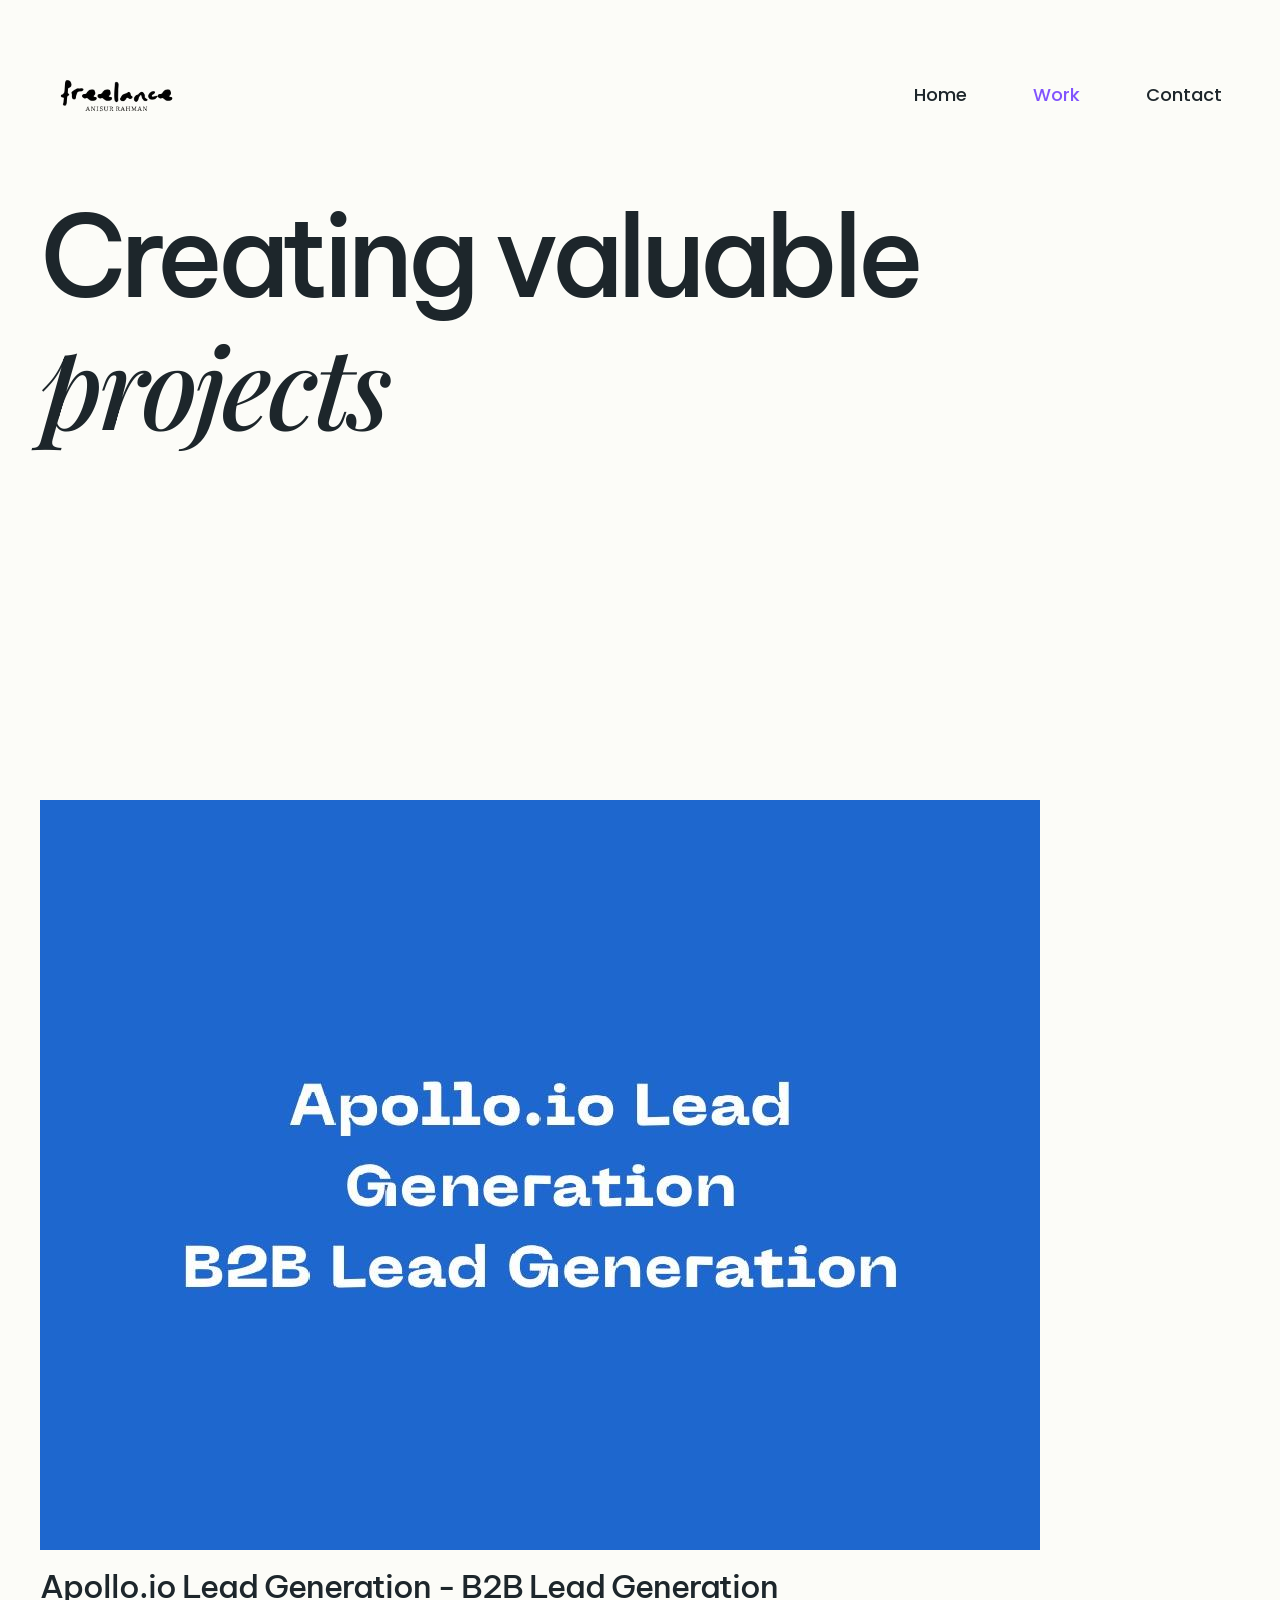
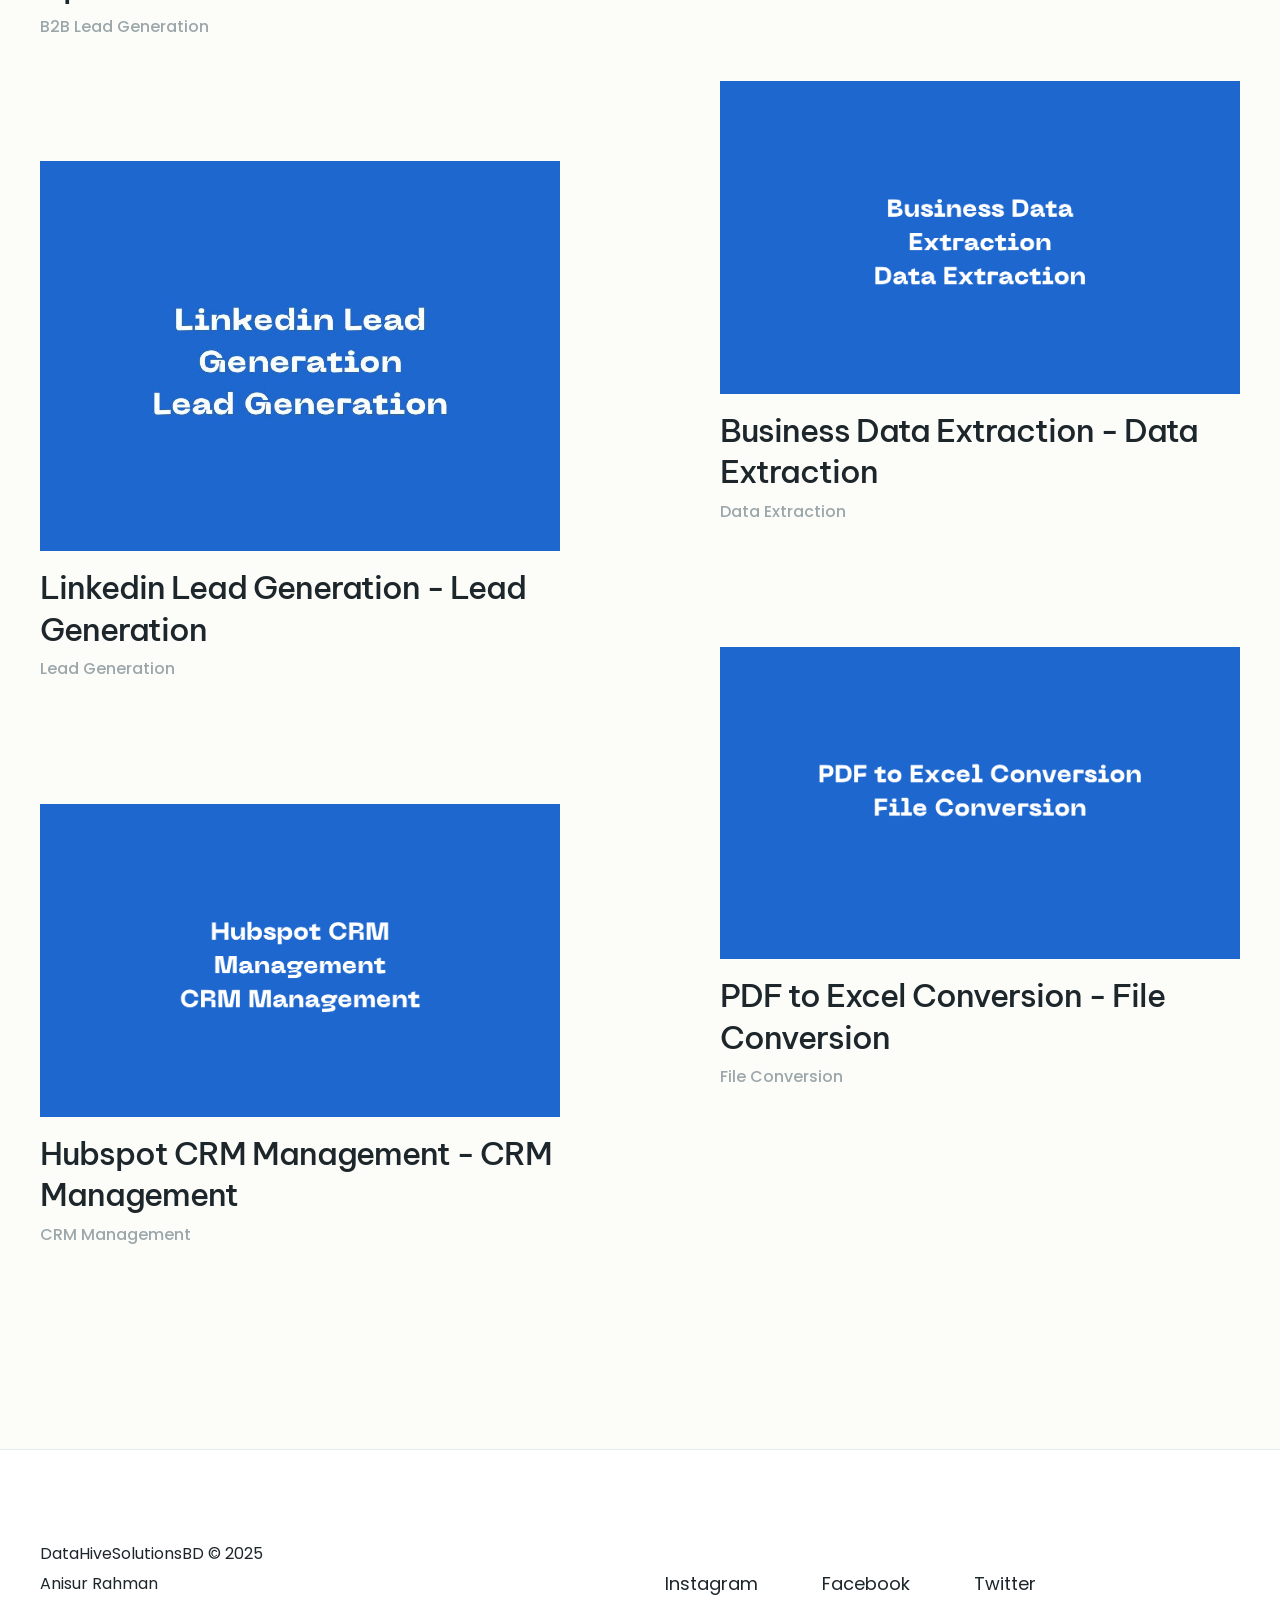
<file: works/index.html>
<!DOCTYPE html>
<html lang="en-US">
<head>
<meta charset="UTF-8">
<meta name="viewport" content="width=device-width, initial-scale=1">
	 <link rel="profile" href="https://gmpg.org/xfn/11"> 
	 <title>Work &#8211; Lead Generator Portfolio</title>
<meta name="robots" content="noindex, nofollow">
<link rel="dns-prefetch" href="//fonts.googleapis.com">
<link rel="alternate" type="application/rss+xml" title="Lead Generator Portfolio &raquo; Feed" href="/feed/">
<link rel="alternate" type="application/rss+xml" title="Lead Generator Portfolio &raquo; Comments Feed" href="/comments/feed/">
<script>
window._wpemojiSettings = {"baseUrl":"https:\/\/s.w.org\/images\/core\/emoji\/15.0.3\/72x72\/","ext":".png","svgUrl":"https:\/\/s.w.org\/images\/core\/emoji\/15.0.3\/svg\/","svgExt":".svg","source":{"concatemoji":"\/wp-includes\/js\/wp-emoji-release.min.js?ver=6.6.1"}};
/*! This file is auto-generated */
!function(i,n){var o,s,e;function c(e){try{var t={supportTests:e,timestamp:(new Date).valueOf()};sessionStorage.setItem(o,JSON.stringify(t))}catch(e){}}function p(e,t,n){e.clearRect(0,0,e.canvas.width,e.canvas.height),e.fillText(t,0,0);var t=new Uint32Array(e.getImageData(0,0,e.canvas.width,e.canvas.height).data),r=(e.clearRect(0,0,e.canvas.width,e.canvas.height),e.fillText(n,0,0),new Uint32Array(e.getImageData(0,0,e.canvas.width,e.canvas.height).data));return t.every(function(e,t){return e===r[t]})}function u(e,t,n){switch(t){case"flag":return n(e,"🏳️‍⚧️","🏳️​⚧️")?!1:!n(e,"🇺🇳","🇺​🇳")&&!n(e,"🏴󠁧󠁢󠁥󠁮󠁧󠁿","🏴​󠁧​󠁢​󠁥​󠁮​󠁧​󠁿");case"emoji":return!n(e,"🐦‍⬛","🐦​⬛")}return!1}function f(e,t,n){var r="undefined"!=typeof WorkerGlobalScope&&self instanceof WorkerGlobalScope?new OffscreenCanvas(300,150):i.createElement("canvas"),a=r.getContext("2d",{willReadFrequently:!0}),o=(a.textBaseline="top",a.font="600 32px Arial",{});return e.forEach(function(e){o[e]=t(a,e,n)}),o}function t(e){var t=i.createElement("script");t.src=e,t.defer=!0,i.head.appendChild(t)}"undefined"!=typeof Promise&&(o="wpEmojiSettingsSupports",s=["flag","emoji"],n.supports={everything:!0,everythingExceptFlag:!0},e=new Promise(function(e){i.addEventListener("DOMContentLoaded",e,{once:!0})}),new Promise(function(t){var n=function(){try{var e=JSON.parse(sessionStorage.getItem(o));if("object"==typeof e&&"number"==typeof e.timestamp&&(new Date).valueOf()<e.timestamp+604800&&"object"==typeof e.supportTests)return e.supportTests}catch(e){}return null}();if(!n){if("undefined"!=typeof Worker&&"undefined"!=typeof OffscreenCanvas&&"undefined"!=typeof URL&&URL.createObjectURL&&"undefined"!=typeof Blob)try{var e="postMessage("+f.toString()+"("+[JSON.stringify(s),u.toString(),p.toString()].join(",")+"));",r=new Blob([e],{type:"text/javascript"}),a=new Worker(URL.createObjectURL(r),{name:"wpTestEmojiSupports"});return void(a.onmessage=function(e){c(n=e.data),a.terminate(),t(n)})}catch(e){}c(n=f(s,u,p))}t(n)}).then(function(e){for(var t in e)n.supports[t]=e[t],n.supports.everything=n.supports.everything&&n.supports[t],"flag"!==t&&(n.supports.everythingExceptFlag=n.supports.everythingExceptFlag&&n.supports[t]);n.supports.everythingExceptFlag=n.supports.everythingExceptFlag&&!n.supports.flag,n.DOMReady=!1,n.readyCallback=function(){n.DOMReady=!0}}).then(function(){return e}).then(function(){var e;n.supports.everything||(n.readyCallback(),(e=n.source||{}).concatemoji?t(e.concatemoji):e.wpemoji&&e.twemoji&&(t(e.twemoji),t(e.wpemoji)))}))}((window,document),window._wpemojiSettings);
</script>
<link rel="stylesheet" id="astra-theme-css-css" href="/wp-content/themes/astra/assets/css/minified/main.min.css?ver=4.7.3" media="all">
<style id="astra-theme-css-inline-css">:root{--ast-post-nav-space:0;--ast-container-default-xlg-padding:6.67em;--ast-container-default-lg-padding:5.67em;--ast-container-default-slg-padding:4.34em;--ast-container-default-md-padding:3.34em;--ast-container-default-sm-padding:6.67em;--ast-container-default-xs-padding:2.4em;--ast-container-default-xxs-padding:1.4em;--ast-code-block-background:#EEEEEE;--ast-comment-inputs-background:#FAFAFA;--ast-normal-container-width:1200px;--ast-narrow-container-width:750px;--ast-blog-title-font-weight:normal;--ast-blog-meta-weight:inherit;}html{font-size:112.5%;}a,.page-title{color:var(--ast-global-color-1);}a:hover,a:focus{color:var(--ast-global-color-2);}body,button,input,select,textarea,.ast-button,.ast-custom-button{font-family:'Poppins',sans-serif;font-weight:400;font-size:18px;font-size:1rem;line-height:var(--ast-body-line-height,1.65em);}blockquote{color:var(--ast-global-color-3);}p,.entry-content p{margin-bottom:1em;}h1,.entry-content h1,h2,.entry-content h2,h3,.entry-content h3,h4,.entry-content h4,h5,.entry-content h5,h6,.entry-content h6,.site-title,.site-title a{font-family:'Be Vietnam Pro',sans-serif;font-weight:500;}.site-title{font-size:35px;font-size:1.9444444444444rem;display:none;}header .custom-logo-link img{max-width:153px;}.astra-logo-svg{width:153px;}.site-header .site-description{font-size:15px;font-size:0.83333333333333rem;display:none;}.entry-title{font-size:26px;font-size:1.4444444444444rem;}.archive .ast-article-post .ast-article-inner,.blog .ast-article-post .ast-article-inner,.archive .ast-article-post .ast-article-inner:hover,.blog .ast-article-post .ast-article-inner:hover{overflow:hidden;}h1,.entry-content h1{font-size:72px;font-size:4rem;font-weight:500;font-family:'Be Vietnam Pro',sans-serif;line-height:1.1em;}h2,.entry-content h2{font-size:40px;font-size:2.2222222222222rem;font-weight:500;font-family:'Be Vietnam Pro',sans-serif;line-height:1.3em;}h3,.entry-content h3{font-size:32px;font-size:1.7777777777778rem;font-weight:500;font-family:'Be Vietnam Pro',sans-serif;line-height:1.3em;}h4,.entry-content h4{font-size:24px;font-size:1.3333333333333rem;line-height:1.2em;font-weight:500;font-family:'Be Vietnam Pro',sans-serif;}h5,.entry-content h5{font-size:20px;font-size:1.1111111111111rem;line-height:1.2em;font-weight:500;font-family:'Be Vietnam Pro',sans-serif;}h6,.entry-content h6{font-size:14px;font-size:0.77777777777778rem;line-height:1em;font-weight:500;font-family:'Be Vietnam Pro',sans-serif;}::selection{background-color:var(--ast-global-color-0);color:#000000;}body,h1,.entry-title a,.entry-content h1,h2,.entry-content h2,h3,.entry-content h3,h4,.entry-content h4,h5,.entry-content h5,h6,.entry-content h6{color:var(--ast-global-color-3);}.tagcloud a:hover,.tagcloud a:focus,.tagcloud a.current-item{color:#ffffff;border-color:var(--ast-global-color-1);background-color:var(--ast-global-color-1);}input:focus,input[type="text"]:focus,input[type="email"]:focus,input[type="url"]:focus,input[type="password"]:focus,input[type="reset"]:focus,input[type="search"]:focus,textarea:focus{border-color:var(--ast-global-color-1);}input[type="radio"]:checked,input[type=reset],input[type="checkbox"]:checked,input[type="checkbox"]:hover:checked,input[type="checkbox"]:focus:checked,input[type=range]::-webkit-slider-thumb{border-color:var(--ast-global-color-1);background-color:var(--ast-global-color-1);box-shadow:none;}.site-footer a:hover + .post-count,.site-footer a:focus + .post-count{background:var(--ast-global-color-1);border-color:var(--ast-global-color-1);}.single .nav-links .nav-previous,.single .nav-links .nav-next{color:var(--ast-global-color-1);}.entry-meta,.entry-meta *{line-height:1.45;color:var(--ast-global-color-1);}.entry-meta a:not(.ast-button):hover,.entry-meta a:not(.ast-button):hover *,.entry-meta a:not(.ast-button):focus,.entry-meta a:not(.ast-button):focus *,.page-links > .page-link,.page-links .page-link:hover,.post-navigation a:hover{color:var(--ast-global-color-2);}#cat option,.secondary .calendar_wrap thead a,.secondary .calendar_wrap thead a:visited{color:var(--ast-global-color-1);}.secondary .calendar_wrap #today,.ast-progress-val span{background:var(--ast-global-color-1);}.secondary a:hover + .post-count,.secondary a:focus + .post-count{background:var(--ast-global-color-1);border-color:var(--ast-global-color-1);}.calendar_wrap #today > a{color:#ffffff;}.page-links .page-link,.single .post-navigation a{color:var(--ast-global-color-1);}.ast-search-menu-icon .search-form button.search-submit{padding:0 4px;}.ast-search-menu-icon form.search-form{padding-right:0;}.ast-search-menu-icon.slide-search input.search-field{width:0;}.ast-header-search .ast-search-menu-icon.ast-dropdown-active .search-form,.ast-header-search .ast-search-menu-icon.ast-dropdown-active .search-field:focus{transition:all 0.2s;}.search-form input.search-field:focus{outline:none;}.ast-archive-title{color:var(--ast-global-color-2);}.wp-block-latest-posts > li > a{color:var(--ast-global-color-2);}.widget-title,.widget .wp-block-heading{font-size:25px;font-size:1.3888888888889rem;color:var(--ast-global-color-2);}.ast-search-menu-icon.slide-search a:focus-visible:focus-visible,.astra-search-icon:focus-visible,#close:focus-visible,a:focus-visible,.ast-menu-toggle:focus-visible,.site .skip-link:focus-visible,.wp-block-loginout input:focus-visible,.wp-block-search.wp-block-search__button-inside .wp-block-search__inside-wrapper,.ast-header-navigation-arrow:focus-visible,.woocommerce .wc-proceed-to-checkout > .checkout-button:focus-visible,.woocommerce .woocommerce-MyAccount-navigation ul li a:focus-visible,.ast-orders-table__row .ast-orders-table__cell:focus-visible,.woocommerce .woocommerce-order-details .order-again > .button:focus-visible,.woocommerce .woocommerce-message a.button.wc-forward:focus-visible,.woocommerce #minus_qty:focus-visible,.woocommerce #plus_qty:focus-visible,a#ast-apply-coupon:focus-visible,.woocommerce .woocommerce-info a:focus-visible,.woocommerce .astra-shop-summary-wrap a:focus-visible,.woocommerce a.wc-forward:focus-visible,#ast-apply-coupon:focus-visible,.woocommerce-js .woocommerce-mini-cart-item a.remove:focus-visible,#close:focus-visible,.button.search-submit:focus-visible,#search_submit:focus,.normal-search:focus-visible,.ast-header-account-wrap:focus-visible{outline-style:dotted;outline-color:inherit;outline-width:thin;}input:focus,input[type="text"]:focus,input[type="email"]:focus,input[type="url"]:focus,input[type="password"]:focus,input[type="reset"]:focus,input[type="search"]:focus,input[type="number"]:focus,textarea:focus,.wp-block-search__input:focus,[data-section="section-header-mobile-trigger"] .ast-button-wrap .ast-mobile-menu-trigger-minimal:focus,.ast-mobile-popup-drawer.active .menu-toggle-close:focus,.woocommerce-ordering select.orderby:focus,#ast-scroll-top:focus,#coupon_code:focus,.woocommerce-page #comment:focus,.woocommerce #reviews #respond input#submit:focus,.woocommerce a.add_to_cart_button:focus,.woocommerce .button.single_add_to_cart_button:focus,.woocommerce .woocommerce-cart-form button:focus,.woocommerce .woocommerce-cart-form__cart-item .quantity .qty:focus,.woocommerce .woocommerce-billing-fields .woocommerce-billing-fields__field-wrapper .woocommerce-input-wrapper > .input-text:focus,.woocommerce #order_comments:focus,.woocommerce #place_order:focus,.woocommerce .woocommerce-address-fields .woocommerce-address-fields__field-wrapper .woocommerce-input-wrapper > .input-text:focus,.woocommerce .woocommerce-MyAccount-content form button:focus,.woocommerce .woocommerce-MyAccount-content .woocommerce-EditAccountForm .woocommerce-form-row .woocommerce-Input.input-text:focus,.woocommerce .ast-woocommerce-container .woocommerce-pagination ul.page-numbers li a:focus,body #content .woocommerce form .form-row .select2-container--default .select2-selection--single:focus,#ast-coupon-code:focus,.woocommerce.woocommerce-js .quantity input[type=number]:focus,.woocommerce-js .woocommerce-mini-cart-item .quantity input[type=number]:focus,.woocommerce p#ast-coupon-trigger:focus{border-style:dotted;border-color:inherit;border-width:thin;}input{outline:none;}.ast-logo-title-inline .site-logo-img{padding-right:1em;}.site-logo-img img{ transition:all 0.2s linear;}body .ast-oembed-container *{position:absolute;top:0;width:100%;height:100%;left:0;}body .wp-block-embed-pocket-casts .ast-oembed-container *{position:unset;}.ast-single-post-featured-section + article {margin-top: 2em;}.site-content .ast-single-post-featured-section img {width: 100%;overflow: hidden;object-fit: cover;}.site > .ast-single-related-posts-container {margin-top: 0;}@media (min-width: 922px) {.ast-desktop .ast-container--narrow {max-width: var(--ast-narrow-container-width);margin: 0 auto;}}.ast-page-builder-template .hentry {margin: 0;}.ast-page-builder-template .site-content > .ast-container {max-width: 100%;padding: 0;}.ast-page-builder-template .site .site-content #primary {padding: 0;margin: 0;}.ast-page-builder-template .no-results {text-align: center;margin: 4em auto;}.ast-page-builder-template .ast-pagination {padding: 2em;}.ast-page-builder-template .entry-header.ast-no-title.ast-no-thumbnail {margin-top: 0;}.ast-page-builder-template .entry-header.ast-header-without-markup {margin-top: 0;margin-bottom: 0;}.ast-page-builder-template .entry-header.ast-no-title.ast-no-meta {margin-bottom: 0;}.ast-page-builder-template.single .post-navigation {padding-bottom: 2em;}.ast-page-builder-template.single-post .site-content > .ast-container {max-width: 100%;}.ast-page-builder-template .entry-header {margin-top: 4em;margin-left: auto;margin-right: auto;padding-left: 20px;padding-right: 20px;}.single.ast-page-builder-template .entry-header {padding-left: 20px;padding-right: 20px;}.ast-page-builder-template .ast-archive-description {margin: 4em auto 0;padding-left: 20px;padding-right: 20px;}@media (max-width:921.9px){#ast-desktop-header{display:none;}}@media (min-width:922px){#ast-mobile-header{display:none;}}.wp-block-buttons.aligncenter{justify-content:center;}@media (max-width:921px){.ast-theme-transparent-header #primary,.ast-theme-transparent-header #secondary{padding:0;}}@media (max-width:921px){.ast-plain-container.ast-no-sidebar #primary{padding:0;}}.ast-plain-container.ast-no-sidebar #primary{margin-top:0;margin-bottom:0;}.wp-block-button.is-style-outline .wp-block-button__link{border-color:var(--ast-global-color-0);border-bottom-width:2px;}div.wp-block-button.is-style-outline > .wp-block-button__link:not(.has-text-color),div.wp-block-button.wp-block-button__link.is-style-outline:not(.has-text-color){color:var(--ast-global-color-0);}.wp-block-button.is-style-outline .wp-block-button__link:hover,.wp-block-buttons .wp-block-button.is-style-outline .wp-block-button__link:focus,.wp-block-buttons .wp-block-button.is-style-outline > .wp-block-button__link:not(.has-text-color):hover,.wp-block-buttons .wp-block-button.wp-block-button__link.is-style-outline:not(.has-text-color):hover{color:var(--ast-global-color-2);background-color:rgba(0,0,0,0);border-color:var(--ast-global-color-2);}.post-page-numbers.current .page-link,.ast-pagination .page-numbers.current{color:#000000;border-color:var(--ast-global-color-0);background-color:var(--ast-global-color-0);}.wp-block-button.is-style-outline .wp-block-button__link{border-bottom-width:2px;}.wp-block-button.is-style-outline .wp-block-button__link.wp-element-button,.ast-outline-button{border-color:var(--ast-global-color-0);font-family:inherit;font-weight:500;font-size:16px;font-size:0.88888888888889rem;line-height:1em;border-top-left-radius:0px;border-top-right-radius:0px;border-bottom-right-radius:0px;border-bottom-left-radius:0px;}.wp-block-buttons .wp-block-button.is-style-outline > .wp-block-button__link:not(.has-text-color),.wp-block-buttons .wp-block-button.wp-block-button__link.is-style-outline:not(.has-text-color),.ast-outline-button{color:var(--ast-global-color-0);}.wp-block-button.is-style-outline .wp-block-button__link:hover,.wp-block-buttons .wp-block-button.is-style-outline .wp-block-button__link:focus,.wp-block-buttons .wp-block-button.is-style-outline > .wp-block-button__link:not(.has-text-color):hover,.wp-block-buttons .wp-block-button.wp-block-button__link.is-style-outline:not(.has-text-color):hover,.ast-outline-button:hover,.ast-outline-button:focus,.wp-block-uagb-buttons-child .uagb-buttons-repeater.ast-outline-button:hover,.wp-block-uagb-buttons-child .uagb-buttons-repeater.ast-outline-button:focus{color:var(--ast-global-color-2);background-color:rgba(0,0,0,0);border-color:var(--ast-global-color-2);}.wp-block-button .wp-block-button__link.wp-element-button.is-style-outline:not(.has-background),.wp-block-button.is-style-outline>.wp-block-button__link.wp-element-button:not(.has-background),.ast-outline-button{background-color:rgba(0,0,0,0);}@media (max-width:921px){.wp-block-button.is-style-outline .wp-block-button__link.wp-element-button,.ast-outline-button{font-size:16px;font-size:0.88888888888889rem;}}@media (max-width:544px){.wp-block-button.is-style-outline .wp-block-button__link.wp-element-button,.ast-outline-button{font-size:14px;font-size:0.77777777777778rem;}}.entry-content[ast-blocks-layout] > figure{margin-bottom:1em;}h1.widget-title{font-weight:500;}h2.widget-title{font-weight:500;}h3.widget-title{font-weight:500;}@media (max-width:921px){.ast-separate-container #primary,.ast-separate-container #secondary{padding:1.5em 0;}#primary,#secondary{padding:1.5em 0;margin:0;}.ast-left-sidebar #content > .ast-container{display:flex;flex-direction:column-reverse;width:100%;}.ast-separate-container .ast-article-post,.ast-separate-container .ast-article-single{padding:1.5em 2.14em;}.ast-author-box img.avatar{margin:20px 0 0 0;}}@media (min-width:922px){.ast-separate-container.ast-right-sidebar #primary,.ast-separate-container.ast-left-sidebar #primary{border:0;}.search-no-results.ast-separate-container #primary{margin-bottom:4em;}}.elementor-button-wrapper .elementor-button{border-style:solid;text-decoration:none;border-top-width:0px;border-right-width:0px;border-left-width:0px;border-bottom-width:2px;}body .elementor-button.elementor-size-sm,body .elementor-button.elementor-size-xs,body .elementor-button.elementor-size-md,body .elementor-button.elementor-size-lg,body .elementor-button.elementor-size-xl,body .elementor-button{border-top-left-radius:0px;border-top-right-radius:0px;border-bottom-right-radius:0px;border-bottom-left-radius:0px;padding-top:8px;padding-right:0px;padding-bottom:8px;padding-left:0px;}@media (max-width:921px){.elementor-button-wrapper .elementor-button.elementor-size-sm,.elementor-button-wrapper .elementor-button.elementor-size-xs,.elementor-button-wrapper .elementor-button.elementor-size-md,.elementor-button-wrapper .elementor-button.elementor-size-lg,.elementor-button-wrapper .elementor-button.elementor-size-xl,.elementor-button-wrapper .elementor-button{padding-top:8px;padding-right:0px;padding-bottom:8px;padding-left:0px;}}@media (max-width:544px){.elementor-button-wrapper .elementor-button.elementor-size-sm,.elementor-button-wrapper .elementor-button.elementor-size-xs,.elementor-button-wrapper .elementor-button.elementor-size-md,.elementor-button-wrapper .elementor-button.elementor-size-lg,.elementor-button-wrapper .elementor-button.elementor-size-xl,.elementor-button-wrapper .elementor-button{padding-top:6px;padding-right:0px;padding-bottom:6px;padding-left:0px;}}.elementor-button-wrapper .elementor-button{border-color:var(--ast-global-color-0);background-color:rgba(0,0,0,0);}.elementor-button-wrapper .elementor-button:hover,.elementor-button-wrapper .elementor-button:focus{color:var(--ast-global-color-2);background-color:rgba(0,0,0,0);border-color:var(--ast-global-color-2);}.wp-block-button .wp-block-button__link ,.elementor-button-wrapper .elementor-button,.elementor-button-wrapper .elementor-button:visited{color:var(--ast-global-color-2);}.elementor-button-wrapper .elementor-button{font-weight:500;font-size:16px;font-size:0.88888888888889rem;line-height:1em;}body .elementor-button.elementor-size-sm,body .elementor-button.elementor-size-xs,body .elementor-button.elementor-size-md,body .elementor-button.elementor-size-lg,body .elementor-button.elementor-size-xl,body .elementor-button{font-size:16px;font-size:0.88888888888889rem;}.wp-block-button .wp-block-button__link:hover,.wp-block-button .wp-block-button__link:focus{color:var(--ast-global-color-2);background-color:rgba(0,0,0,0);border-color:var(--ast-global-color-2);}.elementor-widget-heading h1.elementor-heading-title{line-height:1.1em;}.elementor-widget-heading h2.elementor-heading-title{line-height:1.3em;}.elementor-widget-heading h3.elementor-heading-title{line-height:1.3em;}.elementor-widget-heading h4.elementor-heading-title{line-height:1.2em;}.elementor-widget-heading h5.elementor-heading-title{line-height:1.2em;}.elementor-widget-heading h6.elementor-heading-title{line-height:1em;}.wp-block-button .wp-block-button__link,.wp-block-search .wp-block-search__button,body .wp-block-file .wp-block-file__button{border-style:solid;border-top-width:0px;border-right-width:0px;border-left-width:0px;border-bottom-width:2px;border-color:var(--ast-global-color-0);background-color:rgba(0,0,0,0);color:var(--ast-global-color-2);font-family:inherit;font-weight:500;line-height:1em;font-size:16px;font-size:0.88888888888889rem;border-top-left-radius:0px;border-top-right-radius:0px;border-bottom-right-radius:0px;border-bottom-left-radius:0px;padding-top:8px;padding-right:0px;padding-bottom:8px;padding-left:0px;}@media (max-width:921px){.wp-block-button .wp-block-button__link,.wp-block-search .wp-block-search__button,body .wp-block-file .wp-block-file__button{font-size:16px;font-size:0.88888888888889rem;padding-top:8px;padding-right:0px;padding-bottom:8px;padding-left:0px;}}@media (max-width:544px){.wp-block-button .wp-block-button__link,.wp-block-search .wp-block-search__button,body .wp-block-file .wp-block-file__button{font-size:14px;font-size:0.77777777777778rem;padding-top:6px;padding-right:0px;padding-bottom:6px;padding-left:0px;}}.menu-toggle,button,.ast-button,.ast-custom-button,.button,input#submit,input[type="button"],input[type="submit"],input[type="reset"],form[CLASS*="wp-block-search__"].wp-block-search .wp-block-search__inside-wrapper .wp-block-search__button,body .wp-block-file .wp-block-file__button,.woocommerce-js a.button,.woocommerce button.button,.woocommerce .woocommerce-message a.button,.woocommerce #respond input#submit.alt,.woocommerce input.button.alt,.woocommerce input.button,.woocommerce input.button:disabled,.woocommerce input.button:disabled[disabled],.woocommerce input.button:disabled:hover,.woocommerce input.button:disabled[disabled]:hover,.woocommerce #respond input#submit,.woocommerce button.button.alt.disabled,.wc-block-grid__products .wc-block-grid__product .wp-block-button__link,.wc-block-grid__product-onsale,[CLASS*="wc-block"] button,.woocommerce-js .astra-cart-drawer .astra-cart-drawer-content .woocommerce-mini-cart__buttons .button:not(.checkout):not(.ast-continue-shopping),.woocommerce-js .astra-cart-drawer .astra-cart-drawer-content .woocommerce-mini-cart__buttons a.checkout,.woocommerce button.button.alt.disabled.wc-variation-selection-needed,[CLASS*="wc-block"] .wc-block-components-button{border-style:solid;border-top-width:0px;border-right-width:0px;border-left-width:0px;border-bottom-width:2px;color:var(--ast-global-color-2);border-color:var(--ast-global-color-0);background-color:rgba(0,0,0,0);padding-top:8px;padding-right:0px;padding-bottom:8px;padding-left:0px;font-family:inherit;font-weight:500;font-size:16px;font-size:0.88888888888889rem;line-height:1em;border-top-left-radius:0px;border-top-right-radius:0px;border-bottom-right-radius:0px;border-bottom-left-radius:0px;}button:focus,.menu-toggle:hover,button:hover,.ast-button:hover,.ast-custom-button:hover .button:hover,.ast-custom-button:hover ,input[type=reset]:hover,input[type=reset]:focus,input#submit:hover,input#submit:focus,input[type="button"]:hover,input[type="button"]:focus,input[type="submit"]:hover,input[type="submit"]:focus,form[CLASS*="wp-block-search__"].wp-block-search .wp-block-search__inside-wrapper .wp-block-search__button:hover,form[CLASS*="wp-block-search__"].wp-block-search .wp-block-search__inside-wrapper .wp-block-search__button:focus,body .wp-block-file .wp-block-file__button:hover,body .wp-block-file .wp-block-file__button:focus,.woocommerce-js a.button:hover,.woocommerce button.button:hover,.woocommerce .woocommerce-message a.button:hover,.woocommerce #respond input#submit:hover,.woocommerce #respond input#submit.alt:hover,.woocommerce input.button.alt:hover,.woocommerce input.button:hover,.woocommerce button.button.alt.disabled:hover,.wc-block-grid__products .wc-block-grid__product .wp-block-button__link:hover,[CLASS*="wc-block"] button:hover,.woocommerce-js .astra-cart-drawer .astra-cart-drawer-content .woocommerce-mini-cart__buttons .button:not(.checkout):not(.ast-continue-shopping):hover,.woocommerce-js .astra-cart-drawer .astra-cart-drawer-content .woocommerce-mini-cart__buttons a.checkout:hover,.woocommerce button.button.alt.disabled.wc-variation-selection-needed:hover,[CLASS*="wc-block"] .wc-block-components-button:hover,[CLASS*="wc-block"] .wc-block-components-button:focus{color:var(--ast-global-color-2);background-color:rgba(0,0,0,0);border-color:var(--ast-global-color-2);}@media (max-width:921px){.menu-toggle,button,.ast-button,.ast-custom-button,.button,input#submit,input[type="button"],input[type="submit"],input[type="reset"],form[CLASS*="wp-block-search__"].wp-block-search .wp-block-search__inside-wrapper .wp-block-search__button,body .wp-block-file .wp-block-file__button,.woocommerce-js a.button,.woocommerce button.button,.woocommerce .woocommerce-message a.button,.woocommerce #respond input#submit.alt,.woocommerce input.button.alt,.woocommerce input.button,.woocommerce input.button:disabled,.woocommerce input.button:disabled[disabled],.woocommerce input.button:disabled:hover,.woocommerce input.button:disabled[disabled]:hover,.woocommerce #respond input#submit,.woocommerce button.button.alt.disabled,.wc-block-grid__products .wc-block-grid__product .wp-block-button__link,.wc-block-grid__product-onsale,[CLASS*="wc-block"] button,.woocommerce-js .astra-cart-drawer .astra-cart-drawer-content .woocommerce-mini-cart__buttons .button:not(.checkout):not(.ast-continue-shopping),.woocommerce-js .astra-cart-drawer .astra-cart-drawer-content .woocommerce-mini-cart__buttons a.checkout,.woocommerce button.button.alt.disabled.wc-variation-selection-needed,[CLASS*="wc-block"] .wc-block-components-button{padding-top:8px;padding-right:0px;padding-bottom:8px;padding-left:0px;font-size:16px;font-size:0.88888888888889rem;}}@media (max-width:544px){.menu-toggle,button,.ast-button,.ast-custom-button,.button,input#submit,input[type="button"],input[type="submit"],input[type="reset"],form[CLASS*="wp-block-search__"].wp-block-search .wp-block-search__inside-wrapper .wp-block-search__button,body .wp-block-file .wp-block-file__button,.woocommerce-js a.button,.woocommerce button.button,.woocommerce .woocommerce-message a.button,.woocommerce #respond input#submit.alt,.woocommerce input.button.alt,.woocommerce input.button,.woocommerce input.button:disabled,.woocommerce input.button:disabled[disabled],.woocommerce input.button:disabled:hover,.woocommerce input.button:disabled[disabled]:hover,.woocommerce #respond input#submit,.woocommerce button.button.alt.disabled,.wc-block-grid__products .wc-block-grid__product .wp-block-button__link,.wc-block-grid__product-onsale,[CLASS*="wc-block"] button,.woocommerce-js .astra-cart-drawer .astra-cart-drawer-content .woocommerce-mini-cart__buttons .button:not(.checkout):not(.ast-continue-shopping),.woocommerce-js .astra-cart-drawer .astra-cart-drawer-content .woocommerce-mini-cart__buttons a.checkout,.woocommerce button.button.alt.disabled.wc-variation-selection-needed,[CLASS*="wc-block"] .wc-block-components-button{padding-top:6px;padding-right:0px;padding-bottom:6px;padding-left:0px;font-size:14px;font-size:0.77777777777778rem;}}@media (max-width:921px){.menu-toggle,button,.ast-button,.button,input#submit,input[type="button"],input[type="submit"],input[type="reset"]{font-size:16px;font-size:0.88888888888889rem;}.ast-mobile-header-stack .main-header-bar .ast-search-menu-icon{display:inline-block;}.ast-header-break-point.ast-header-custom-item-outside .ast-mobile-header-stack .main-header-bar .ast-search-icon{margin:0;}.ast-comment-avatar-wrap img{max-width:2.5em;}.ast-comment-meta{padding:0 1.8888em 1.3333em;}.ast-separate-container .ast-comment-list li.depth-1{padding:1.5em 2.14em;}.ast-separate-container .comment-respond{padding:2em 2.14em;}}@media (min-width:544px){.ast-container{max-width:100%;}}@media (max-width:544px){.ast-separate-container .ast-article-post,.ast-separate-container .ast-article-single,.ast-separate-container .comments-title,.ast-separate-container .ast-archive-description{padding:1.5em 1em;}.ast-separate-container #content .ast-container{padding-left:0.54em;padding-right:0.54em;}.ast-separate-container .ast-comment-list .bypostauthor{padding:.5em;}.ast-search-menu-icon.ast-dropdown-active .search-field{width:170px;}.menu-toggle,button,.ast-button,.button,input#submit,input[type="button"],input[type="submit"],input[type="reset"]{font-size:14px;font-size:0.77777777777778rem;}} #ast-mobile-header .ast-site-header-cart-li a{pointer-events:none;} #ast-desktop-header .ast-site-header-cart-li a{pointer-events:none;}.ast-separate-container{background-color:var(--ast-global-color-4);background-image:none;}@media (max-width:921px){.site-title{display:none;}.site-header .site-description{display:none;}h1,.entry-content h1{font-size:48px;}h2,.entry-content h2{font-size:36px;}h3,.entry-content h3{font-size:28px;}h4,.entry-content h4{font-size:22px;font-size:1.2222222222222rem;}h5,.entry-content h5{font-size:18px;font-size:1rem;}h6,.entry-content h6{font-size:13px;font-size:0.72222222222222rem;}}@media (max-width:544px){.site-title{display:none;}.site-header .site-description{display:none;}h1,.entry-content h1{font-size:32px;}h2,.entry-content h2{font-size:32px;}h3,.entry-content h3{font-size:24px;}h4,.entry-content h4{font-size:20px;font-size:1.1111111111111rem;}h5,.entry-content h5{font-size:16px;font-size:0.88888888888889rem;}h6,.entry-content h6{font-size:12px;font-size:0.66666666666667rem;}}@media (max-width:921px){html{font-size:102.6%;}}@media (max-width:544px){html{font-size:102.6%;}}@media (min-width:922px){.ast-container{max-width:1240px;}}@media (min-width:922px){.site-content .ast-container{display:flex;}}@media (max-width:921px){.site-content .ast-container{flex-direction:column;}}@media (min-width:922px){.main-header-menu .sub-menu .menu-item.ast-left-align-sub-menu:hover > .sub-menu,.main-header-menu .sub-menu .menu-item.ast-left-align-sub-menu.focus > .sub-menu{margin-left:-0px;}}.ast-theme-transparent-header [data-section="section-header-mobile-trigger"] .ast-button-wrap .ast-mobile-menu-trigger-minimal{background:transparent;}.site .comments-area{padding-bottom:3em;}.wp-block-file {display: flex;align-items: center;flex-wrap: wrap;justify-content: space-between;}.wp-block-pullquote {border: none;}.wp-block-pullquote blockquote::before {content: "\201D";font-family: "Helvetica",sans-serif;display: flex;transform: rotate( 180deg );font-size: 6rem;font-style: normal;line-height: 1;font-weight: bold;align-items: center;justify-content: center;}.has-text-align-right > blockquote::before {justify-content: flex-start;}.has-text-align-left > blockquote::before {justify-content: flex-end;}figure.wp-block-pullquote.is-style-solid-color blockquote {max-width: 100%;text-align: inherit;}html body {--wp--custom--ast-default-block-top-padding: 3em;--wp--custom--ast-default-block-right-padding: 3em;--wp--custom--ast-default-block-bottom-padding: 3em;--wp--custom--ast-default-block-left-padding: 3em;--wp--custom--ast-container-width: 1200px;--wp--custom--ast-content-width-size: 1200px;--wp--custom--ast-wide-width-size: calc(1200px + var(--wp--custom--ast-default-block-left-padding) + var(--wp--custom--ast-default-block-right-padding));}.ast-narrow-container {--wp--custom--ast-content-width-size: 750px;--wp--custom--ast-wide-width-size: 750px;}@media(max-width: 921px) {html body {--wp--custom--ast-default-block-top-padding: 3em;--wp--custom--ast-default-block-right-padding: 2em;--wp--custom--ast-default-block-bottom-padding: 3em;--wp--custom--ast-default-block-left-padding: 2em;}}@media(max-width: 544px) {html body {--wp--custom--ast-default-block-top-padding: 3em;--wp--custom--ast-default-block-right-padding: 1.5em;--wp--custom--ast-default-block-bottom-padding: 3em;--wp--custom--ast-default-block-left-padding: 1.5em;}}.entry-content > .wp-block-group,.entry-content > .wp-block-cover,.entry-content > .wp-block-columns {padding-top: var(--wp--custom--ast-default-block-top-padding);padding-right: var(--wp--custom--ast-default-block-right-padding);padding-bottom: var(--wp--custom--ast-default-block-bottom-padding);padding-left: var(--wp--custom--ast-default-block-left-padding);}.ast-plain-container.ast-no-sidebar .entry-content > .alignfull,.ast-page-builder-template .ast-no-sidebar .entry-content > .alignfull {margin-left: calc( -50vw + 50%);margin-right: calc( -50vw + 50%);max-width: 100vw;width: 100vw;}.ast-plain-container.ast-no-sidebar .entry-content .alignfull .alignfull,.ast-page-builder-template.ast-no-sidebar .entry-content .alignfull .alignfull,.ast-plain-container.ast-no-sidebar .entry-content .alignfull .alignwide,.ast-page-builder-template.ast-no-sidebar .entry-content .alignfull .alignwide,.ast-plain-container.ast-no-sidebar .entry-content .alignwide .alignfull,.ast-page-builder-template.ast-no-sidebar .entry-content .alignwide .alignfull,.ast-plain-container.ast-no-sidebar .entry-content .alignwide .alignwide,.ast-page-builder-template.ast-no-sidebar .entry-content .alignwide .alignwide,.ast-plain-container.ast-no-sidebar .entry-content .wp-block-column .alignfull,.ast-page-builder-template.ast-no-sidebar .entry-content .wp-block-column .alignfull,.ast-plain-container.ast-no-sidebar .entry-content .wp-block-column .alignwide,.ast-page-builder-template.ast-no-sidebar .entry-content .wp-block-column .alignwide {margin-left: auto;margin-right: auto;width: 100%;}[ast-blocks-layout] .wp-block-separator:not(.is-style-dots) {height: 0;}[ast-blocks-layout] .wp-block-separator {margin: 20px auto;}[ast-blocks-layout] .wp-block-separator:not(.is-style-wide):not(.is-style-dots) {max-width: 100px;}[ast-blocks-layout] .wp-block-separator.has-background {padding: 0;}.entry-content[ast-blocks-layout] > * {max-width: var(--wp--custom--ast-content-width-size);margin-left: auto;margin-right: auto;}.entry-content[ast-blocks-layout] > .alignwide {max-width: var(--wp--custom--ast-wide-width-size);}.entry-content[ast-blocks-layout] .alignfull {max-width: none;}.entry-content .wp-block-columns {margin-bottom: 0;}blockquote {margin: 1.5em;border-color: rgba(0,0,0,0.05);}.wp-block-quote:not(.has-text-align-right):not(.has-text-align-center) {border-left: 5px solid rgba(0,0,0,0.05);}.has-text-align-right > blockquote,blockquote.has-text-align-right {border-right: 5px solid rgba(0,0,0,0.05);}.has-text-align-left > blockquote,blockquote.has-text-align-left {border-left: 5px solid rgba(0,0,0,0.05);}.wp-block-site-tagline,.wp-block-latest-posts .read-more {margin-top: 15px;}.wp-block-loginout p label {display: block;}.wp-block-loginout p:not(.login-remember):not(.login-submit) input {width: 100%;}.wp-block-loginout input:focus {border-color: transparent;}.wp-block-loginout input:focus {outline: thin dotted;}.entry-content .wp-block-media-text .wp-block-media-text__content {padding: 0 0 0 8%;}.entry-content .wp-block-media-text.has-media-on-the-right .wp-block-media-text__content {padding: 0 8% 0 0;}.entry-content .wp-block-media-text.has-background .wp-block-media-text__content {padding: 8%;}.entry-content .wp-block-cover:not([class*="background-color"]) .wp-block-cover__inner-container,.entry-content .wp-block-cover:not([class*="background-color"]) .wp-block-cover-image-text,.entry-content .wp-block-cover:not([class*="background-color"]) .wp-block-cover-text,.entry-content .wp-block-cover-image:not([class*="background-color"]) .wp-block-cover__inner-container,.entry-content .wp-block-cover-image:not([class*="background-color"]) .wp-block-cover-image-text,.entry-content .wp-block-cover-image:not([class*="background-color"]) .wp-block-cover-text {color: var(--ast-global-color-5);}.wp-block-loginout .login-remember input {width: 1.1rem;height: 1.1rem;margin: 0 5px 4px 0;vertical-align: middle;}.wp-block-latest-posts > li > *:first-child,.wp-block-latest-posts:not(.is-grid) > li:first-child {margin-top: 0;}.entry-content .wp-block-buttons,.entry-content .wp-block-uagb-buttons {margin-bottom: 1.5em;}.wp-block-search__inside-wrapper .wp-block-search__input {padding: 0 10px;color: var(--ast-global-color-3);background: var(--ast-global-color-5);border-color: var(--ast-border-color);}.wp-block-latest-posts .read-more {margin-bottom: 1.5em;}.wp-block-search__no-button .wp-block-search__inside-wrapper .wp-block-search__input {padding-top: 5px;padding-bottom: 5px;}.wp-block-latest-posts .wp-block-latest-posts__post-date,.wp-block-latest-posts .wp-block-latest-posts__post-author {font-size: 1rem;}.wp-block-latest-posts > li > *,.wp-block-latest-posts:not(.is-grid) > li {margin-top: 12px;margin-bottom: 12px;}.ast-page-builder-template .entry-content[ast-blocks-layout] > *,.ast-page-builder-template .entry-content[ast-blocks-layout] > .alignfull > * {max-width: none;}.ast-page-builder-template .entry-content[ast-blocks-layout] > .alignwide > * {max-width: var(--wp--custom--ast-wide-width-size);}.ast-page-builder-template .entry-content[ast-blocks-layout] > .inherit-container-width > *,.ast-page-builder-template .entry-content[ast-blocks-layout] > * > *,.entry-content[ast-blocks-layout] > .wp-block-cover .wp-block-cover__inner-container {max-width: var(--wp--custom--ast-content-width-size);margin-left: auto;margin-right: auto;}.entry-content[ast-blocks-layout] .wp-block-cover:not(.alignleft):not(.alignright) {width: auto;}@media(max-width: 1200px) {.ast-separate-container .entry-content > .alignfull,.ast-separate-container .entry-content[ast-blocks-layout] > .alignwide,.ast-plain-container .entry-content[ast-blocks-layout] > .alignwide,.ast-plain-container .entry-content .alignfull {margin-left: calc(-1 * min(var(--ast-container-default-xlg-padding),20px)) ;margin-right: calc(-1 * min(var(--ast-container-default-xlg-padding),20px));}}@media(min-width: 1201px) {.ast-separate-container .entry-content > .alignfull {margin-left: calc(-1 * var(--ast-container-default-xlg-padding) );margin-right: calc(-1 * var(--ast-container-default-xlg-padding) );}.ast-separate-container .entry-content[ast-blocks-layout] > .alignwide,.ast-plain-container .entry-content[ast-blocks-layout] > .alignwide {margin-left: calc(-1 * var(--wp--custom--ast-default-block-left-padding) );margin-right: calc(-1 * var(--wp--custom--ast-default-block-right-padding) );}}@media(min-width: 921px) {.ast-separate-container .entry-content .wp-block-group.alignwide:not(.inherit-container-width) > :where(:not(.alignleft):not(.alignright)),.ast-plain-container .entry-content .wp-block-group.alignwide:not(.inherit-container-width) > :where(:not(.alignleft):not(.alignright)) {max-width: calc( var(--wp--custom--ast-content-width-size) + 80px );}.ast-plain-container.ast-right-sidebar .entry-content[ast-blocks-layout] .alignfull,.ast-plain-container.ast-left-sidebar .entry-content[ast-blocks-layout] .alignfull {margin-left: -60px;margin-right: -60px;}}@media(min-width: 544px) {.entry-content > .alignleft {margin-right: 20px;}.entry-content > .alignright {margin-left: 20px;}}@media (max-width:544px){.wp-block-columns .wp-block-column:not(:last-child){margin-bottom:20px;}.wp-block-latest-posts{margin:0;}}@media( max-width: 600px ) {.entry-content .wp-block-media-text .wp-block-media-text__content,.entry-content .wp-block-media-text.has-media-on-the-right .wp-block-media-text__content {padding: 8% 0 0;}.entry-content .wp-block-media-text.has-background .wp-block-media-text__content {padding: 8%;}}.ast-page-builder-template .entry-header {padding-left: 0;}.ast-narrow-container .site-content .wp-block-uagb-image--align-full .wp-block-uagb-image__figure {max-width: 100%;margin-left: auto;margin-right: auto;}:root .has-ast-global-color-0-color{color:var(--ast-global-color-0);}:root .has-ast-global-color-0-background-color{background-color:var(--ast-global-color-0);}:root .wp-block-button .has-ast-global-color-0-color{color:var(--ast-global-color-0);}:root .wp-block-button .has-ast-global-color-0-background-color{background-color:var(--ast-global-color-0);}:root .has-ast-global-color-1-color{color:var(--ast-global-color-1);}:root .has-ast-global-color-1-background-color{background-color:var(--ast-global-color-1);}:root .wp-block-button .has-ast-global-color-1-color{color:var(--ast-global-color-1);}:root .wp-block-button .has-ast-global-color-1-background-color{background-color:var(--ast-global-color-1);}:root .has-ast-global-color-2-color{color:var(--ast-global-color-2);}:root .has-ast-global-color-2-background-color{background-color:var(--ast-global-color-2);}:root .wp-block-button .has-ast-global-color-2-color{color:var(--ast-global-color-2);}:root .wp-block-button .has-ast-global-color-2-background-color{background-color:var(--ast-global-color-2);}:root .has-ast-global-color-3-color{color:var(--ast-global-color-3);}:root .has-ast-global-color-3-background-color{background-color:var(--ast-global-color-3);}:root .wp-block-button .has-ast-global-color-3-color{color:var(--ast-global-color-3);}:root .wp-block-button .has-ast-global-color-3-background-color{background-color:var(--ast-global-color-3);}:root .has-ast-global-color-4-color{color:var(--ast-global-color-4);}:root .has-ast-global-color-4-background-color{background-color:var(--ast-global-color-4);}:root .wp-block-button .has-ast-global-color-4-color{color:var(--ast-global-color-4);}:root .wp-block-button .has-ast-global-color-4-background-color{background-color:var(--ast-global-color-4);}:root .has-ast-global-color-5-color{color:var(--ast-global-color-5);}:root .has-ast-global-color-5-background-color{background-color:var(--ast-global-color-5);}:root .wp-block-button .has-ast-global-color-5-color{color:var(--ast-global-color-5);}:root .wp-block-button .has-ast-global-color-5-background-color{background-color:var(--ast-global-color-5);}:root .has-ast-global-color-6-color{color:var(--ast-global-color-6);}:root .has-ast-global-color-6-background-color{background-color:var(--ast-global-color-6);}:root .wp-block-button .has-ast-global-color-6-color{color:var(--ast-global-color-6);}:root .wp-block-button .has-ast-global-color-6-background-color{background-color:var(--ast-global-color-6);}:root .has-ast-global-color-7-color{color:var(--ast-global-color-7);}:root .has-ast-global-color-7-background-color{background-color:var(--ast-global-color-7);}:root .wp-block-button .has-ast-global-color-7-color{color:var(--ast-global-color-7);}:root .wp-block-button .has-ast-global-color-7-background-color{background-color:var(--ast-global-color-7);}:root .has-ast-global-color-8-color{color:var(--ast-global-color-8);}:root .has-ast-global-color-8-background-color{background-color:var(--ast-global-color-8);}:root .wp-block-button .has-ast-global-color-8-color{color:var(--ast-global-color-8);}:root .wp-block-button .has-ast-global-color-8-background-color{background-color:var(--ast-global-color-8);}:root{--ast-global-color-0:#3fd5e0;--ast-global-color-1:#8153fd;--ast-global-color-2:#1d262b;--ast-global-color-3:#363c45;--ast-global-color-4:#fcfcf8;--ast-global-color-5:#FFFFFF;--ast-global-color-6:#e7ecee;--ast-global-color-7:#9ca7ab;--ast-global-color-8:#000000;}:root {--ast-border-color : #dddddd;}.ast-single-entry-banner {-js-display: flex;display: flex;flex-direction: column;justify-content: center;text-align: center;position: relative;background: #eeeeee;}.ast-single-entry-banner[data-banner-layout="layout-1"] {max-width: 1200px;background: inherit;padding: 20px 0;}.ast-single-entry-banner[data-banner-width-type="custom"] {margin: 0 auto;width: 100%;}.ast-single-entry-banner + .site-content .entry-header {margin-bottom: 0;}.site .ast-author-avatar {--ast-author-avatar-size: ;}a.ast-underline-text {text-decoration: underline;}.ast-container > .ast-terms-link {position: relative;display: block;}a.ast-button.ast-badge-tax {padding: 4px 8px;border-radius: 3px;font-size: inherit;}header.entry-header > *:not(:last-child){margin-bottom:10px;}.ast-archive-entry-banner {-js-display: flex;display: flex;flex-direction: column;justify-content: center;text-align: center;position: relative;background: #eeeeee;}.ast-archive-entry-banner[data-banner-width-type="custom"] {margin: 0 auto;width: 100%;}.ast-archive-entry-banner[data-banner-layout="layout-1"] {background: inherit;padding: 20px 0;text-align: left;}body.archive .ast-archive-description{max-width:1200px;width:100%;text-align:left;padding-top:3em;padding-right:3em;padding-bottom:3em;padding-left:3em;}body.archive .ast-archive-description .ast-archive-title,body.archive .ast-archive-description .ast-archive-title *{font-size:40px;font-size:2.2222222222222rem;}body.archive .ast-archive-description > *:not(:last-child){margin-bottom:10px;}@media (max-width:921px){body.archive .ast-archive-description{text-align:left;}}@media (max-width:544px){body.archive .ast-archive-description{text-align:left;}}.ast-theme-transparent-header #masthead .site-logo-img .transparent-custom-logo .astra-logo-svg{width:150px;}.ast-theme-transparent-header #masthead .site-logo-img .transparent-custom-logo img{ max-width:150px;}@media (max-width:921px){.ast-theme-transparent-header #masthead .site-logo-img .transparent-custom-logo .astra-logo-svg{width:120px;}.ast-theme-transparent-header #masthead .site-logo-img .transparent-custom-logo img{ max-width:120px;}}@media (max-width:543px){.ast-theme-transparent-header #masthead .site-logo-img .transparent-custom-logo .astra-logo-svg{width:100px;}.ast-theme-transparent-header #masthead .site-logo-img .transparent-custom-logo img{ max-width:100px;}}@media (min-width:921px){.ast-theme-transparent-header #masthead{position:absolute;left:0;right:0;}.ast-theme-transparent-header .main-header-bar,.ast-theme-transparent-header.ast-header-break-point .main-header-bar{background:none;}body.elementor-editor-active.ast-theme-transparent-header #masthead,.fl-builder-edit .ast-theme-transparent-header #masthead,body.vc_editor.ast-theme-transparent-header #masthead,body.brz-ed.ast-theme-transparent-header #masthead{z-index:0;}.ast-header-break-point.ast-replace-site-logo-transparent.ast-theme-transparent-header .custom-mobile-logo-link{display:none;}.ast-header-break-point.ast-replace-site-logo-transparent.ast-theme-transparent-header .transparent-custom-logo{display:inline-block;}.ast-theme-transparent-header .ast-above-header,.ast-theme-transparent-header .ast-above-header.ast-above-header-bar{background-image:none;background-color:transparent;}.ast-theme-transparent-header .ast-below-header,.ast-theme-transparent-header .ast-below-header.ast-below-header-bar{background-image:none;background-color:transparent;}}.ast-theme-transparent-header .ast-builder-menu .main-header-menu .menu-item .sub-menu .menu-link,.ast-theme-transparent-header .main-header-menu .menu-item .sub-menu .menu-link{background-color:transparent;}@media (max-width:921px){.ast-theme-transparent-header #masthead{position:absolute;left:0;right:0;}.ast-theme-transparent-header .main-header-bar,.ast-theme-transparent-header.ast-header-break-point .main-header-bar{background:none;}body.elementor-editor-active.ast-theme-transparent-header #masthead,.fl-builder-edit .ast-theme-transparent-header #masthead,body.vc_editor.ast-theme-transparent-header #masthead,body.brz-ed.ast-theme-transparent-header #masthead{z-index:0;}.ast-header-break-point.ast-replace-site-logo-transparent.ast-theme-transparent-header .custom-mobile-logo-link{display:none;}.ast-header-break-point.ast-replace-site-logo-transparent.ast-theme-transparent-header .transparent-custom-logo{display:inline-block;}.ast-theme-transparent-header .ast-above-header,.ast-theme-transparent-header .ast-above-header.ast-above-header-bar{background-image:none;background-color:transparent;}.ast-theme-transparent-header .ast-below-header,.ast-theme-transparent-header .ast-below-header.ast-below-header-bar{background-image:none;background-color:transparent;}}.ast-theme-transparent-header #ast-desktop-header > .ast-main-header-wrap > .main-header-bar,.ast-theme-transparent-header.ast-header-break-point #ast-mobile-header > .ast-main-header-wrap > .main-header-bar{border-bottom-width:0px;border-bottom-style:solid;}.ast-breadcrumbs .trail-browse,.ast-breadcrumbs .trail-items,.ast-breadcrumbs .trail-items li{display:inline-block;margin:0;padding:0;border:none;background:inherit;text-indent:0;text-decoration:none;}.ast-breadcrumbs .trail-browse{font-size:inherit;font-style:inherit;font-weight:inherit;color:inherit;}.ast-breadcrumbs .trail-items{list-style:none;}.trail-items li::after{padding:0 0.3em;content:"\00bb";}.trail-items li:last-of-type::after{display:none;}h1,.entry-content h1,h2,.entry-content h2,h3,.entry-content h3,h4,.entry-content h4,h5,.entry-content h5,h6,.entry-content h6{color:var(--ast-global-color-2);}.entry-title a{color:var(--ast-global-color-2);}@media (max-width:921px){.ast-builder-grid-row-container.ast-builder-grid-row-tablet-3-firstrow .ast-builder-grid-row > *:first-child,.ast-builder-grid-row-container.ast-builder-grid-row-tablet-3-lastrow .ast-builder-grid-row > *:last-child{grid-column:1 / -1;}}@media (max-width:544px){.ast-builder-grid-row-container.ast-builder-grid-row-mobile-3-firstrow .ast-builder-grid-row > *:first-child,.ast-builder-grid-row-container.ast-builder-grid-row-mobile-3-lastrow .ast-builder-grid-row > *:last-child{grid-column:1 / -1;}}.ast-builder-layout-element[data-section="title_tagline"]{display:flex;}@media (max-width:921px){.ast-header-break-point .ast-builder-layout-element[data-section="title_tagline"]{display:flex;}}@media (max-width:544px){.ast-header-break-point .ast-builder-layout-element[data-section="title_tagline"]{display:flex;}}.ast-builder-menu-1{font-family:inherit;font-weight:500;}.ast-builder-menu-1 .menu-item > .menu-link{color:var(--ast-global-color-2);padding-left:48px;}.ast-builder-menu-1 .menu-item > .ast-menu-toggle{color:var(--ast-global-color-2);}.ast-builder-menu-1 .menu-item:hover > .menu-link,.ast-builder-menu-1 .inline-on-mobile .menu-item:hover > .ast-menu-toggle{color:var(--ast-global-color-1);}.ast-builder-menu-1 .menu-item:hover > .ast-menu-toggle{color:var(--ast-global-color-1);}.ast-builder-menu-1 .menu-item.current-menu-item > .menu-link,.ast-builder-menu-1 .inline-on-mobile .menu-item.current-menu-item > .ast-menu-toggle,.ast-builder-menu-1 .current-menu-ancestor > .menu-link{color:var(--ast-global-color-1);}.ast-builder-menu-1 .menu-item.current-menu-item > .ast-menu-toggle{color:var(--ast-global-color-1);}.ast-builder-menu-1 .sub-menu,.ast-builder-menu-1 .inline-on-mobile .sub-menu{border-top-width:2px;border-bottom-width:0px;border-right-width:0px;border-left-width:0px;border-color:var(--ast-global-color-0);border-style:solid;}.ast-builder-menu-1 .main-header-menu > .menu-item > .sub-menu,.ast-builder-menu-1 .main-header-menu > .menu-item > .astra-full-megamenu-wrapper{margin-top:0px;}.ast-desktop .ast-builder-menu-1 .main-header-menu > .menu-item > .sub-menu:before,.ast-desktop .ast-builder-menu-1 .main-header-menu > .menu-item > .astra-full-megamenu-wrapper:before{height:calc( 0px + 5px );}.ast-desktop .ast-builder-menu-1 .menu-item .sub-menu .menu-link{border-style:none;}@media (max-width:921px){.ast-header-break-point .ast-builder-menu-1 .menu-item.menu-item-has-children > .ast-menu-toggle{top:0;}.ast-builder-menu-1 .inline-on-mobile .menu-item.menu-item-has-children > .ast-menu-toggle{right:-15px;}.ast-builder-menu-1 .menu-item-has-children > .menu-link:after{content:unset;}.ast-builder-menu-1 .main-header-menu > .menu-item > .sub-menu,.ast-builder-menu-1 .main-header-menu > .menu-item > .astra-full-megamenu-wrapper{margin-top:0;}}@media (max-width:544px){.ast-header-break-point .ast-builder-menu-1 .menu-item.menu-item-has-children > .ast-menu-toggle{top:0;}.ast-builder-menu-1 .main-header-menu > .menu-item > .sub-menu,.ast-builder-menu-1 .main-header-menu > .menu-item > .astra-full-megamenu-wrapper{margin-top:0;}}.ast-builder-menu-1{display:flex;}@media (max-width:921px){.ast-header-break-point .ast-builder-menu-1{display:flex;}}@media (max-width:544px){.ast-header-break-point .ast-builder-menu-1{display:flex;}}.site-below-footer-wrap{padding-top:20px;padding-bottom:20px;}.site-below-footer-wrap[data-section="section-below-footer-builder"]{background-color:var(--ast-global-color-5);background-image:none;min-height:100px;border-style:solid;border-width:0px;border-top-width:1px;border-top-color:var(--ast-global-color-6);}.site-below-footer-wrap[data-section="section-below-footer-builder"] .ast-builder-grid-row{max-width:1200px;min-height:100px;margin-left:auto;margin-right:auto;}.site-below-footer-wrap[data-section="section-below-footer-builder"] .ast-builder-grid-row,.site-below-footer-wrap[data-section="section-below-footer-builder"] .site-footer-section{align-items:flex-end;}.site-below-footer-wrap[data-section="section-below-footer-builder"].ast-footer-row-inline .site-footer-section{display:flex;margin-bottom:0;}.ast-builder-grid-row-2-equal .ast-builder-grid-row{grid-template-columns:repeat( 2,1fr );}@media (max-width:921px){.site-below-footer-wrap[data-section="section-below-footer-builder"].ast-footer-row-tablet-inline .site-footer-section{display:flex;margin-bottom:0;}.site-below-footer-wrap[data-section="section-below-footer-builder"].ast-footer-row-tablet-stack .site-footer-section{display:block;margin-bottom:10px;}.ast-builder-grid-row-container.ast-builder-grid-row-tablet-2-equal .ast-builder-grid-row{grid-template-columns:repeat( 2,1fr );}}@media (max-width:544px){.site-below-footer-wrap[data-section="section-below-footer-builder"].ast-footer-row-mobile-inline .site-footer-section{display:flex;margin-bottom:0;}.site-below-footer-wrap[data-section="section-below-footer-builder"].ast-footer-row-mobile-stack .site-footer-section{display:block;margin-bottom:10px;}.ast-builder-grid-row-container.ast-builder-grid-row-mobile-full .ast-builder-grid-row{grid-template-columns:1fr;}}.site-below-footer-wrap[data-section="section-below-footer-builder"]{padding-top:48px;padding-bottom:48px;padding-left:40px;padding-right:40px;}@media (max-width:921px){.site-below-footer-wrap[data-section="section-below-footer-builder"]{padding-top:40px;padding-bottom:40px;padding-left:24px;padding-right:24px;}}@media (max-width:544px){.site-below-footer-wrap[data-section="section-below-footer-builder"]{padding-top:20px;padding-bottom:20px;padding-left:20px;padding-right:20px;}}.site-below-footer-wrap[data-section="section-below-footer-builder"]{display:grid;}@media (max-width:921px){.ast-header-break-point .site-below-footer-wrap[data-section="section-below-footer-builder"]{display:grid;}}@media (max-width:544px){.ast-header-break-point .site-below-footer-wrap[data-section="section-below-footer-builder"]{display:grid;}}.ast-footer-copyright{text-align:left;}.ast-footer-copyright {color:var(--ast-global-color-2);}@media (max-width:921px){.ast-footer-copyright{text-align:left;}}@media (max-width:544px){.ast-footer-copyright{text-align:left;}}.ast-footer-copyright {font-size:16px;font-size:0.88888888888889rem;}.ast-footer-copyright.ast-builder-layout-element{display:flex;}@media (max-width:921px){.ast-header-break-point .ast-footer-copyright.ast-builder-layout-element{display:flex;}}@media (max-width:544px){.ast-header-break-point .ast-footer-copyright.ast-builder-layout-element{display:flex;}}.site-footer{background-color:var(--ast-global-color-5);background-image:none;}.footer-widget-area.widget-area.site-footer-focus-item{width:auto;}.elementor-widget-heading .elementor-heading-title{margin:0;}.elementor-page .ast-menu-toggle{color:unset !important;background:unset !important;}.elementor-post.elementor-grid-item.hentry{margin-bottom:0;}.woocommerce div.product .elementor-element.elementor-products-grid .related.products ul.products li.product,.elementor-element .elementor-wc-products .woocommerce[class*='columns-'] ul.products li.product{width:auto;margin:0;float:none;}.elementor-toc__list-wrapper{margin:0;}body .elementor hr{background-color:#ccc;margin:0;}.ast-left-sidebar .elementor-section.elementor-section-stretched,.ast-right-sidebar .elementor-section.elementor-section-stretched{max-width:100%;left:0 !important;}.elementor-posts-container [CLASS*="ast-width-"]{width:100%;}.elementor-template-full-width .ast-container{display:block;}.elementor-screen-only,.screen-reader-text,.screen-reader-text span,.ui-helper-hidden-accessible{top:0 !important;}@media (max-width:544px){.elementor-element .elementor-wc-products .woocommerce[class*="columns-"] ul.products li.product{width:auto;margin:0;}.elementor-element .woocommerce .woocommerce-result-count{float:none;}}.ast-header-break-point .main-header-bar{border-bottom-width:1px;}@media (min-width:922px){.main-header-bar{border-bottom-width:1px;}}.main-header-menu .menu-item, #astra-footer-menu .menu-item, .main-header-bar .ast-masthead-custom-menu-items{-js-display:flex;display:flex;-webkit-box-pack:center;-webkit-justify-content:center;-moz-box-pack:center;-ms-flex-pack:center;justify-content:center;-webkit-box-orient:vertical;-webkit-box-direction:normal;-webkit-flex-direction:column;-moz-box-orient:vertical;-moz-box-direction:normal;-ms-flex-direction:column;flex-direction:column;}.main-header-menu > .menu-item > .menu-link, #astra-footer-menu > .menu-item > .menu-link{height:100%;-webkit-box-align:center;-webkit-align-items:center;-moz-box-align:center;-ms-flex-align:center;align-items:center;-js-display:flex;display:flex;}.ast-header-break-point .main-navigation ul .menu-item .menu-link .icon-arrow:first-of-type svg{top:.2em;margin-top:0px;margin-left:0px;width:.65em;transform:translate(0, -2px) rotateZ(270deg);}.ast-mobile-popup-content .ast-submenu-expanded > .ast-menu-toggle{transform:rotateX(180deg);overflow-y:auto;}@media (min-width:922px){.ast-builder-menu .main-navigation > ul > li:last-child a{margin-right:0;}}.ast-separate-container .ast-article-inner{background-color:transparent;background-image:none;}.ast-separate-container .ast-article-post{background-color:var(--ast-global-color-5);background-image:none;}@media (max-width:921px){.ast-separate-container .ast-article-post{background-color:var(--ast-global-color-5);background-image:none;}}@media (max-width:544px){.ast-separate-container .ast-article-post{background-color:var(--ast-global-color-5);background-image:none;}}.ast-separate-container .ast-article-single:not(.ast-related-post), .woocommerce.ast-separate-container .ast-woocommerce-container, .ast-separate-container .error-404, .ast-separate-container .no-results, .single.ast-separate-container  .ast-author-meta, .ast-separate-container .related-posts-title-wrapper,.ast-separate-container .comments-count-wrapper, .ast-box-layout.ast-plain-container .site-content,.ast-padded-layout.ast-plain-container .site-content, .ast-separate-container .ast-archive-description, .ast-separate-container .comments-area .comment-respond, .ast-separate-container .comments-area .ast-comment-list li, .ast-separate-container .comments-area .comments-title{background-color:var(--ast-global-color-5);background-image:none;}@media (max-width:921px){.ast-separate-container .ast-article-single:not(.ast-related-post), .woocommerce.ast-separate-container .ast-woocommerce-container, .ast-separate-container .error-404, .ast-separate-container .no-results, .single.ast-separate-container  .ast-author-meta, .ast-separate-container .related-posts-title-wrapper,.ast-separate-container .comments-count-wrapper, .ast-box-layout.ast-plain-container .site-content,.ast-padded-layout.ast-plain-container .site-content, .ast-separate-container .ast-archive-description{background-color:var(--ast-global-color-5);background-image:none;}}@media (max-width:544px){.ast-separate-container .ast-article-single:not(.ast-related-post), .woocommerce.ast-separate-container .ast-woocommerce-container, .ast-separate-container .error-404, .ast-separate-container .no-results, .single.ast-separate-container  .ast-author-meta, .ast-separate-container .related-posts-title-wrapper,.ast-separate-container .comments-count-wrapper, .ast-box-layout.ast-plain-container .site-content,.ast-padded-layout.ast-plain-container .site-content, .ast-separate-container .ast-archive-description{background-color:var(--ast-global-color-5);background-image:none;}}.ast-separate-container.ast-two-container #secondary .widget{background-color:var(--ast-global-color-5);background-image:none;}@media (max-width:921px){.ast-separate-container.ast-two-container #secondary .widget{background-color:var(--ast-global-color-5);background-image:none;}}@media (max-width:544px){.ast-separate-container.ast-two-container #secondary .widget{background-color:var(--ast-global-color-5);background-image:none;}}.ast-plain-container, .ast-page-builder-template{background-color:var(--ast-global-color-5);background-image:none;}@media (max-width:921px){.ast-plain-container, .ast-page-builder-template{background-color:var(--ast-global-color-5);background-image:none;}}@media (max-width:544px){.ast-plain-container, .ast-page-builder-template{background-color:var(--ast-global-color-5);background-image:none;}}.ast-off-canvas-active body.ast-main-header-nav-open {overflow: hidden;}.ast-mobile-popup-drawer .ast-mobile-popup-overlay {background-color: rgba(0,0,0,0.4);position: fixed;top: 0;right: 0;bottom: 0;left: 0;visibility: hidden;opacity: 0;transition: opacity 0.2s ease-in-out;}.ast-mobile-popup-drawer .ast-mobile-popup-header {-js-display: flex;display: flex;justify-content: flex-end;min-height: calc( 1.2em + 24px);}.ast-mobile-popup-drawer .ast-mobile-popup-header .menu-toggle-close {background: transparent;border: 0;font-size: 24px;line-height: 1;padding: .6em;color: inherit;-js-display: flex;display: flex;box-shadow: none;}.ast-mobile-popup-drawer.ast-mobile-popup-full-width .ast-mobile-popup-inner {max-width: none;transition: transform 0s ease-in,opacity 0.2s ease-in;}.ast-mobile-popup-drawer.active {left: 0;opacity: 1;right: 0;z-index: 100000;transition: opacity 0.25s ease-out;}.ast-mobile-popup-drawer.active .ast-mobile-popup-overlay {opacity: 1;cursor: pointer;visibility: visible;}body.admin-bar .ast-mobile-popup-drawer,body.admin-bar .ast-mobile-popup-drawer .ast-mobile-popup-inner {top: 32px;}body.admin-bar.ast-primary-sticky-header-active .ast-mobile-popup-drawer,body.admin-bar.ast-primary-sticky-header-active .ast-mobile-popup-drawer .ast-mobile-popup-inner{top: 0px;}@media (max-width: 782px) {body.admin-bar .ast-mobile-popup-drawer,body.admin-bar .ast-mobile-popup-drawer .ast-mobile-popup-inner {top: 46px;}}.ast-mobile-popup-content > *,.ast-desktop-popup-content > *{padding: 10px 0;height: auto;}.ast-mobile-popup-content > *:first-child,.ast-desktop-popup-content > *:first-child{padding-top: 10px;}.ast-mobile-popup-content > .ast-builder-menu,.ast-desktop-popup-content > .ast-builder-menu{padding-top: 0;}.ast-mobile-popup-content > *:last-child,.ast-desktop-popup-content > *:last-child {padding-bottom: 0;}.ast-mobile-popup-drawer .ast-mobile-popup-content .ast-search-icon,.ast-mobile-popup-drawer .main-header-bar-navigation .menu-item-has-children .sub-menu,.ast-mobile-popup-drawer .ast-desktop-popup-content .ast-search-icon {display: none;}.ast-mobile-popup-drawer .ast-mobile-popup-content .ast-search-menu-icon.ast-inline-search label,.ast-mobile-popup-drawer .ast-desktop-popup-content .ast-search-menu-icon.ast-inline-search label {width: 100%;}.ast-mobile-popup-content .ast-builder-menu-mobile .main-header-menu,.ast-mobile-popup-content .ast-builder-menu-mobile .main-header-menu .sub-menu {background-color: transparent;}.ast-mobile-popup-content .ast-icon svg {height: .85em;width: .95em;margin-top: 15px;}.ast-mobile-popup-content .ast-icon.icon-search svg {margin-top: 0;}.ast-desktop .ast-desktop-popup-content .astra-menu-animation-slide-up > .menu-item > .sub-menu,.ast-desktop .ast-desktop-popup-content .astra-menu-animation-slide-up > .menu-item .menu-item > .sub-menu,.ast-desktop .ast-desktop-popup-content .astra-menu-animation-slide-down > .menu-item > .sub-menu,.ast-desktop .ast-desktop-popup-content .astra-menu-animation-slide-down > .menu-item .menu-item > .sub-menu,.ast-desktop .ast-desktop-popup-content .astra-menu-animation-fade > .menu-item > .sub-menu,.ast-mobile-popup-drawer.show,.ast-desktop .ast-desktop-popup-content .astra-menu-animation-fade > .menu-item .menu-item > .sub-menu{opacity: 1;visibility: visible;}.ast-mobile-popup-drawer {position: fixed;top: 0;bottom: 0;left: -99999rem;right: 99999rem;transition: opacity 0.25s ease-in,left 0s 0.25s,right 0s 0.25s;opacity: 0;}.ast-mobile-popup-drawer .ast-mobile-popup-inner {width: 100%;transform: translateX(100%);max-width: 90%;right: 0;top: 0;background: #fafafa;color: #3a3a3a;bottom: 0;opacity: 0;position: fixed;box-shadow: 0 0 2rem 0 rgba(0,0,0,0.1);-js-display: flex;display: flex;flex-direction: column;transition: transform 0.2s ease-in,opacity 0.2s ease-in;overflow-y:auto;overflow-x:hidden;}.ast-mobile-popup-drawer.ast-mobile-popup-left .ast-mobile-popup-inner {transform: translateX(-100%);right: auto;left: 0;}.ast-hfb-header.ast-default-menu-enable.ast-header-break-point .ast-mobile-popup-drawer .main-header-bar-navigation ul .menu-item .sub-menu .menu-link {padding-left: 30px;}.ast-hfb-header.ast-default-menu-enable.ast-header-break-point .ast-mobile-popup-drawer .main-header-bar-navigation .sub-menu .menu-item .menu-item .menu-link {padding-left: 40px;}.ast-mobile-popup-drawer .main-header-bar-navigation .menu-item-has-children > .ast-menu-toggle {right: calc( 20px - 0.907em);}.ast-mobile-popup-drawer.content-align-flex-end .main-header-bar-navigation .menu-item-has-children > .ast-menu-toggle {left: calc( 20px - 0.907em);width: fit-content;}.ast-mobile-popup-drawer .ast-mobile-popup-content .ast-search-menu-icon,.ast-mobile-popup-drawer .ast-mobile-popup-content .ast-search-menu-icon.slide-search,.ast-mobile-popup-drawer .ast-desktop-popup-content .ast-search-menu-icon,.ast-mobile-popup-drawer .ast-desktop-popup-content .ast-search-menu-icon.slide-search {width: 100%;position: relative;display: block;right: auto;transform: none;}.ast-mobile-popup-drawer .ast-mobile-popup-content .ast-search-menu-icon.slide-search .search-form,.ast-mobile-popup-drawer .ast-mobile-popup-content .ast-search-menu-icon .search-form,.ast-mobile-popup-drawer .ast-desktop-popup-content .ast-search-menu-icon.slide-search .search-form,.ast-mobile-popup-drawer .ast-desktop-popup-content .ast-search-menu-icon .search-form {right: 0;visibility: visible;opacity: 1;position: relative;top: auto;transform: none;padding: 0;display: block;overflow: hidden;}.ast-mobile-popup-drawer .ast-mobile-popup-content .ast-search-menu-icon.ast-inline-search .search-field,.ast-mobile-popup-drawer .ast-mobile-popup-content .ast-search-menu-icon .search-field,.ast-mobile-popup-drawer .ast-desktop-popup-content .ast-search-menu-icon.ast-inline-search .search-field,.ast-mobile-popup-drawer .ast-desktop-popup-content .ast-search-menu-icon .search-field {width: 100%;padding-right: 5.5em;}.ast-mobile-popup-drawer .ast-mobile-popup-content .ast-search-menu-icon .search-submit,.ast-mobile-popup-drawer .ast-desktop-popup-content .ast-search-menu-icon .search-submit {display: block;position: absolute;height: 100%;top: 0;right: 0;padding: 0 1em;border-radius: 0;}.ast-mobile-popup-drawer.active .ast-mobile-popup-inner {opacity: 1;visibility: visible;transform: translateX(0%);}.ast-mobile-popup-drawer.active .ast-mobile-popup-inner{background-color:var(--ast-global-color-5);;}.ast-mobile-header-wrap .ast-mobile-header-content, .ast-desktop-header-content{background-color:var(--ast-global-color-5);;}.ast-mobile-popup-content > *, .ast-mobile-header-content > *, .ast-desktop-popup-content > *, .ast-desktop-header-content > *{padding-top:0px;padding-bottom:0px;}.content-align-center .ast-builder-layout-element{justify-content:center;}.content-align-center .main-header-menu{text-align:center;}.ast-mobile-popup-drawer.active .menu-toggle-close{color:var(--ast-global-color-2);}.ast-mobile-header-wrap .ast-primary-header-bar,.ast-primary-header-bar .site-primary-header-wrap{min-height:70px;}.ast-desktop .ast-primary-header-bar .main-header-menu > .menu-item{line-height:70px;}.ast-header-break-point #masthead .ast-mobile-header-wrap .ast-primary-header-bar,.ast-header-break-point #masthead .ast-mobile-header-wrap .ast-below-header-bar,.ast-header-break-point #masthead .ast-mobile-header-wrap .ast-above-header-bar{padding-left:20px;padding-right:20px;}.ast-header-break-point .ast-primary-header-bar{border-bottom-width:1px;border-bottom-color:#eaeaea;border-bottom-style:solid;}@media (min-width:922px){.ast-primary-header-bar{border-bottom-width:1px;border-bottom-color:#eaeaea;border-bottom-style:solid;}}.ast-primary-header-bar{background-color:#ffffff;background-image:none;}.ast-primary-header-bar{display:block;}@media (max-width:921px){.ast-header-break-point .ast-primary-header-bar{display:grid;}}@media (max-width:544px){.ast-header-break-point .ast-primary-header-bar{display:grid;}}[data-section="section-header-mobile-trigger"] .ast-button-wrap .ast-mobile-menu-trigger-minimal{color:var(--ast-global-color-2);border:none;background:transparent;}[data-section="section-header-mobile-trigger"] .ast-button-wrap .mobile-menu-toggle-icon .ast-mobile-svg{width:20px;height:20px;fill:var(--ast-global-color-2);}[data-section="section-header-mobile-trigger"] .ast-button-wrap .mobile-menu-wrap .mobile-menu{color:var(--ast-global-color-2);}.ast-builder-menu-mobile .main-navigation .menu-item.menu-item-has-children > .ast-menu-toggle{top:0;}.ast-builder-menu-mobile .main-navigation .menu-item-has-children > .menu-link:after{content:unset;}.ast-hfb-header .ast-builder-menu-mobile .main-header-menu, .ast-hfb-header .ast-builder-menu-mobile .main-navigation .menu-item .menu-link, .ast-hfb-header .ast-builder-menu-mobile .main-navigation .menu-item .sub-menu .menu-link{border-style:none;}.ast-builder-menu-mobile .main-navigation .menu-item.menu-item-has-children > .ast-menu-toggle{top:0;}@media (max-width:921px){.ast-builder-menu-mobile .main-navigation{font-size:24px;font-size:1.3333333333333rem;}.ast-builder-menu-mobile .main-navigation .main-header-menu .menu-item > .menu-link{color:var(--ast-global-color-2);}.ast-builder-menu-mobile .main-navigation .main-header-menu .menu-item > .ast-menu-toggle{color:var(--ast-global-color-2);}.ast-builder-menu-mobile .main-navigation .menu-item:hover > .menu-link, .ast-builder-menu-mobile .main-navigation .inline-on-mobile .menu-item:hover > .ast-menu-toggle{color:var(--ast-global-color-1);}.ast-builder-menu-mobile .main-navigation .menu-item:hover > .ast-menu-toggle{color:var(--ast-global-color-1);}.ast-builder-menu-mobile .main-navigation .menu-item.current-menu-item > .menu-link, .ast-builder-menu-mobile .main-navigation .inline-on-mobile .menu-item.current-menu-item > .ast-menu-toggle, .ast-builder-menu-mobile .main-navigation .menu-item.current-menu-ancestor > .menu-link, .ast-builder-menu-mobile .main-navigation .menu-item.current-menu-ancestor > .ast-menu-toggle{color:var(--ast-global-color-1);}.ast-builder-menu-mobile .main-navigation .menu-item.current-menu-item > .ast-menu-toggle{color:var(--ast-global-color-1);}.ast-builder-menu-mobile .main-navigation .menu-item.menu-item-has-children > .ast-menu-toggle{top:0;}.ast-builder-menu-mobile .main-navigation .menu-item-has-children > .menu-link:after{content:unset;}}@media (max-width:544px){.ast-builder-menu-mobile .main-navigation .menu-item.menu-item-has-children > .ast-menu-toggle{top:0;}}.ast-builder-menu-mobile .main-navigation{display:block;}@media (max-width:921px){.ast-header-break-point .ast-builder-menu-mobile .main-navigation{display:block;}}@media (max-width:544px){.ast-header-break-point .ast-builder-menu-mobile .main-navigation{display:block;}}.footer-nav-wrap .astra-footer-vertical-menu {display: grid;}@media (min-width: 769px) {.footer-nav-wrap .astra-footer-horizontal-menu li {margin: 0;}.footer-nav-wrap .astra-footer-horizontal-menu a {padding: 0 0.5em;}}@media (min-width: 769px) {.footer-nav-wrap .astra-footer-horizontal-menu li:first-child a {padding-left: 0;}.footer-nav-wrap .astra-footer-horizontal-menu li:last-child a {padding-right: 0;}}.footer-widget-area[data-section="section-footer-menu"] .astra-footer-horizontal-menu{justify-content:flex-start;}.footer-widget-area[data-section="section-footer-menu"] .astra-footer-vertical-menu .menu-item{align-items:flex-start;}#astra-footer-menu .menu-item > a{color:var(--ast-global-color-2);padding-top:0px;padding-bottom:0px;padding-left:0px;padding-right:64px;}#astra-footer-menu .menu-item:hover > a{color:var(--ast-global-color-1);}#astra-footer-menu .menu-item.current-menu-item > a{color:var(--ast-global-color-1);}#astra-footer-menu{margin-top:0px;margin-bottom:0px;margin-left:0px;margin-right:0px;}@media (max-width:921px){.footer-widget-area[data-section="section-footer-menu"] .astra-footer-tablet-horizontal-menu{justify-content:flex-start;display:flex;}.footer-widget-area[data-section="section-footer-menu"] .astra-footer-tablet-vertical-menu{display:grid;justify-content:flex-start;}.footer-widget-area[data-section="section-footer-menu"] .astra-footer-tablet-vertical-menu .menu-item{align-items:flex-start;}#astra-footer-menu .menu-item > a{font-size:16px;font-size:0.88888888888889rem;padding-top:0px;padding-bottom:0px;padding-left:0px;padding-right:32px;}}@media (max-width:544px){#astra-footer-menu{margin-top:16px;}.footer-widget-area[data-section="section-footer-menu"] .astra-footer-mobile-horizontal-menu{justify-content:flex-start;display:flex;}.footer-widget-area[data-section="section-footer-menu"] .astra-footer-mobile-vertical-menu{display:grid;justify-content:flex-start;}.footer-widget-area[data-section="section-footer-menu"] .astra-footer-mobile-vertical-menu .menu-item{align-items:flex-start;}#astra-footer-menu .menu-item > a{font-size:14px;font-size:0.77777777777778rem;padding-right:24px;}}.footer-widget-area[data-section="section-footer-menu"]{display:block;}@media (max-width:921px){.ast-header-break-point .footer-widget-area[data-section="section-footer-menu"]{display:block;}}@media (max-width:544px){.ast-header-break-point .footer-widget-area[data-section="section-footer-menu"]{display:block;}}:root{--e-global-color-astglobalcolor0:#3fd5e0;--e-global-color-astglobalcolor1:#8153fd;--e-global-color-astglobalcolor2:#1d262b;--e-global-color-astglobalcolor3:#363c45;--e-global-color-astglobalcolor4:#fcfcf8;--e-global-color-astglobalcolor5:#FFFFFF;--e-global-color-astglobalcolor6:#e7ecee;--e-global-color-astglobalcolor7:#9ca7ab;--e-global-color-astglobalcolor8:#000000;}</style>
<link rel="stylesheet" id="astra-google-fonts-css" href="https://fonts.googleapis.com/css?family=Poppins%3A400%2C500%7CBe+Vietnam+Pro%3A500&#038;display=fallback&#038;ver=4.7.3" media="all">
<style id="wp-emoji-styles-inline-css">img.wp-smiley, img.emoji {
		display: inline !important;
		border: none !important;
		box-shadow: none !important;
		height: 1em !important;
		width: 1em !important;
		margin: 0 0.07em !important;
		vertical-align: -0.1em !important;
		background: none !important;
		padding: 0 !important;
	}</style>
<style id="global-styles-inline-css">:root{--wp--preset--aspect-ratio--square: 1;--wp--preset--aspect-ratio--4-3: 4/3;--wp--preset--aspect-ratio--3-4: 3/4;--wp--preset--aspect-ratio--3-2: 3/2;--wp--preset--aspect-ratio--2-3: 2/3;--wp--preset--aspect-ratio--16-9: 16/9;--wp--preset--aspect-ratio--9-16: 9/16;--wp--preset--color--black: #000000;--wp--preset--color--cyan-bluish-gray: #abb8c3;--wp--preset--color--white: #ffffff;--wp--preset--color--pale-pink: #f78da7;--wp--preset--color--vivid-red: #cf2e2e;--wp--preset--color--luminous-vivid-orange: #ff6900;--wp--preset--color--luminous-vivid-amber: #fcb900;--wp--preset--color--light-green-cyan: #7bdcb5;--wp--preset--color--vivid-green-cyan: #00d084;--wp--preset--color--pale-cyan-blue: #8ed1fc;--wp--preset--color--vivid-cyan-blue: #0693e3;--wp--preset--color--vivid-purple: #9b51e0;--wp--preset--color--ast-global-color-0: var(--ast-global-color-0);--wp--preset--color--ast-global-color-1: var(--ast-global-color-1);--wp--preset--color--ast-global-color-2: var(--ast-global-color-2);--wp--preset--color--ast-global-color-3: var(--ast-global-color-3);--wp--preset--color--ast-global-color-4: var(--ast-global-color-4);--wp--preset--color--ast-global-color-5: var(--ast-global-color-5);--wp--preset--color--ast-global-color-6: var(--ast-global-color-6);--wp--preset--color--ast-global-color-7: var(--ast-global-color-7);--wp--preset--color--ast-global-color-8: var(--ast-global-color-8);--wp--preset--gradient--vivid-cyan-blue-to-vivid-purple: linear-gradient(135deg,rgba(6,147,227,1) 0%,rgb(155,81,224) 100%);--wp--preset--gradient--light-green-cyan-to-vivid-green-cyan: linear-gradient(135deg,rgb(122,220,180) 0%,rgb(0,208,130) 100%);--wp--preset--gradient--luminous-vivid-amber-to-luminous-vivid-orange: linear-gradient(135deg,rgba(252,185,0,1) 0%,rgba(255,105,0,1) 100%);--wp--preset--gradient--luminous-vivid-orange-to-vivid-red: linear-gradient(135deg,rgba(255,105,0,1) 0%,rgb(207,46,46) 100%);--wp--preset--gradient--very-light-gray-to-cyan-bluish-gray: linear-gradient(135deg,rgb(238,238,238) 0%,rgb(169,184,195) 100%);--wp--preset--gradient--cool-to-warm-spectrum: linear-gradient(135deg,rgb(74,234,220) 0%,rgb(151,120,209) 20%,rgb(207,42,186) 40%,rgb(238,44,130) 60%,rgb(251,105,98) 80%,rgb(254,248,76) 100%);--wp--preset--gradient--blush-light-purple: linear-gradient(135deg,rgb(255,206,236) 0%,rgb(152,150,240) 100%);--wp--preset--gradient--blush-bordeaux: linear-gradient(135deg,rgb(254,205,165) 0%,rgb(254,45,45) 50%,rgb(107,0,62) 100%);--wp--preset--gradient--luminous-dusk: linear-gradient(135deg,rgb(255,203,112) 0%,rgb(199,81,192) 50%,rgb(65,88,208) 100%);--wp--preset--gradient--pale-ocean: linear-gradient(135deg,rgb(255,245,203) 0%,rgb(182,227,212) 50%,rgb(51,167,181) 100%);--wp--preset--gradient--electric-grass: linear-gradient(135deg,rgb(202,248,128) 0%,rgb(113,206,126) 100%);--wp--preset--gradient--midnight: linear-gradient(135deg,rgb(2,3,129) 0%,rgb(40,116,252) 100%);--wp--preset--font-size--small: 13px;--wp--preset--font-size--medium: 20px;--wp--preset--font-size--large: 36px;--wp--preset--font-size--x-large: 42px;--wp--preset--spacing--20: 0.44rem;--wp--preset--spacing--30: 0.67rem;--wp--preset--spacing--40: 1rem;--wp--preset--spacing--50: 1.5rem;--wp--preset--spacing--60: 2.25rem;--wp--preset--spacing--70: 3.38rem;--wp--preset--spacing--80: 5.06rem;--wp--preset--shadow--natural: 6px 6px 9px rgba(0, 0, 0, 0.2);--wp--preset--shadow--deep: 12px 12px 50px rgba(0, 0, 0, 0.4);--wp--preset--shadow--sharp: 6px 6px 0px rgba(0, 0, 0, 0.2);--wp--preset--shadow--outlined: 6px 6px 0px -3px rgba(255, 255, 255, 1), 6px 6px rgba(0, 0, 0, 1);--wp--preset--shadow--crisp: 6px 6px 0px rgba(0, 0, 0, 1);}:root { --wp--style--global--content-size: var(--wp--custom--ast-content-width-size);--wp--style--global--wide-size: var(--wp--custom--ast-wide-width-size); }:where(body) { margin: 0; }.wp-site-blocks > .alignleft { float: left; margin-right: 2em; }.wp-site-blocks > .alignright { float: right; margin-left: 2em; }.wp-site-blocks > .aligncenter { justify-content: center; margin-left: auto; margin-right: auto; }:where(.wp-site-blocks) > * { margin-block-start: 24px; margin-block-end: 0; }:where(.wp-site-blocks) > :first-child { margin-block-start: 0; }:where(.wp-site-blocks) > :last-child { margin-block-end: 0; }:root { --wp--style--block-gap: 24px; }.is-layout-flow  > :first-child{margin-block-start: 0;}.is-layout-flow  > :last-child{margin-block-end: 0;}.is-layout-flow  > *{margin-block-start: 24px;margin-block-end: 0;}.is-layout-constrained  > :first-child{margin-block-start: 0;}.is-layout-constrained  > :last-child{margin-block-end: 0;}.is-layout-constrained  > *{margin-block-start: 24px;margin-block-end: 0;}.is-layout-flex {gap: 24px;}.is-layout-grid {gap: 24px;}.is-layout-flow > .alignleft{float: left;margin-inline-start: 0;margin-inline-end: 2em;}.is-layout-flow > .alignright{float: right;margin-inline-start: 2em;margin-inline-end: 0;}.is-layout-flow > .aligncenter{margin-left: auto !important;margin-right: auto !important;}.is-layout-constrained > .alignleft{float: left;margin-inline-start: 0;margin-inline-end: 2em;}.is-layout-constrained > .alignright{float: right;margin-inline-start: 2em;margin-inline-end: 0;}.is-layout-constrained > .aligncenter{margin-left: auto !important;margin-right: auto !important;}.is-layout-constrained > :where(:not(.alignleft):not(.alignright):not(.alignfull)){max-width: var(--wp--style--global--content-size);margin-left: auto !important;margin-right: auto !important;}.is-layout-constrained > .alignwide{max-width: var(--wp--style--global--wide-size);}body .is-layout-flex{display: flex;}.is-layout-flex{flex-wrap: wrap;align-items: center;}.is-layout-flex > :is(*, div){margin: 0;}body .is-layout-grid{display: grid;}.is-layout-grid > :is(*, div){margin: 0;}:root :where(body){padding-top: 0px;padding-right: 0px;padding-bottom: 0px;padding-left: 0px;}a:where(:not(.wp-element-button)){text-decoration: none;}:root :where(.wp-element-button, .wp-block-button__link){background-color: #32373c;border-width: 0;color: #fff;font-family: inherit;font-size: inherit;line-height: inherit;padding: calc(0.667em + 2px) calc(1.333em + 2px);text-decoration: none;}.has-black-color{color: var(--wp--preset--color--black) !important;}.has-cyan-bluish-gray-color{color: var(--wp--preset--color--cyan-bluish-gray) !important;}.has-white-color{color: var(--wp--preset--color--white) !important;}.has-pale-pink-color{color: var(--wp--preset--color--pale-pink) !important;}.has-vivid-red-color{color: var(--wp--preset--color--vivid-red) !important;}.has-luminous-vivid-orange-color{color: var(--wp--preset--color--luminous-vivid-orange) !important;}.has-luminous-vivid-amber-color{color: var(--wp--preset--color--luminous-vivid-amber) !important;}.has-light-green-cyan-color{color: var(--wp--preset--color--light-green-cyan) !important;}.has-vivid-green-cyan-color{color: var(--wp--preset--color--vivid-green-cyan) !important;}.has-pale-cyan-blue-color{color: var(--wp--preset--color--pale-cyan-blue) !important;}.has-vivid-cyan-blue-color{color: var(--wp--preset--color--vivid-cyan-blue) !important;}.has-vivid-purple-color{color: var(--wp--preset--color--vivid-purple) !important;}.has-ast-global-color-0-color{color: var(--wp--preset--color--ast-global-color-0) !important;}.has-ast-global-color-1-color{color: var(--wp--preset--color--ast-global-color-1) !important;}.has-ast-global-color-2-color{color: var(--wp--preset--color--ast-global-color-2) !important;}.has-ast-global-color-3-color{color: var(--wp--preset--color--ast-global-color-3) !important;}.has-ast-global-color-4-color{color: var(--wp--preset--color--ast-global-color-4) !important;}.has-ast-global-color-5-color{color: var(--wp--preset--color--ast-global-color-5) !important;}.has-ast-global-color-6-color{color: var(--wp--preset--color--ast-global-color-6) !important;}.has-ast-global-color-7-color{color: var(--wp--preset--color--ast-global-color-7) !important;}.has-ast-global-color-8-color{color: var(--wp--preset--color--ast-global-color-8) !important;}.has-black-background-color{background-color: var(--wp--preset--color--black) !important;}.has-cyan-bluish-gray-background-color{background-color: var(--wp--preset--color--cyan-bluish-gray) !important;}.has-white-background-color{background-color: var(--wp--preset--color--white) !important;}.has-pale-pink-background-color{background-color: var(--wp--preset--color--pale-pink) !important;}.has-vivid-red-background-color{background-color: var(--wp--preset--color--vivid-red) !important;}.has-luminous-vivid-orange-background-color{background-color: var(--wp--preset--color--luminous-vivid-orange) !important;}.has-luminous-vivid-amber-background-color{background-color: var(--wp--preset--color--luminous-vivid-amber) !important;}.has-light-green-cyan-background-color{background-color: var(--wp--preset--color--light-green-cyan) !important;}.has-vivid-green-cyan-background-color{background-color: var(--wp--preset--color--vivid-green-cyan) !important;}.has-pale-cyan-blue-background-color{background-color: var(--wp--preset--color--pale-cyan-blue) !important;}.has-vivid-cyan-blue-background-color{background-color: var(--wp--preset--color--vivid-cyan-blue) !important;}.has-vivid-purple-background-color{background-color: var(--wp--preset--color--vivid-purple) !important;}.has-ast-global-color-0-background-color{background-color: var(--wp--preset--color--ast-global-color-0) !important;}.has-ast-global-color-1-background-color{background-color: var(--wp--preset--color--ast-global-color-1) !important;}.has-ast-global-color-2-background-color{background-color: var(--wp--preset--color--ast-global-color-2) !important;}.has-ast-global-color-3-background-color{background-color: var(--wp--preset--color--ast-global-color-3) !important;}.has-ast-global-color-4-background-color{background-color: var(--wp--preset--color--ast-global-color-4) !important;}.has-ast-global-color-5-background-color{background-color: var(--wp--preset--color--ast-global-color-5) !important;}.has-ast-global-color-6-background-color{background-color: var(--wp--preset--color--ast-global-color-6) !important;}.has-ast-global-color-7-background-color{background-color: var(--wp--preset--color--ast-global-color-7) !important;}.has-ast-global-color-8-background-color{background-color: var(--wp--preset--color--ast-global-color-8) !important;}.has-black-border-color{border-color: var(--wp--preset--color--black) !important;}.has-cyan-bluish-gray-border-color{border-color: var(--wp--preset--color--cyan-bluish-gray) !important;}.has-white-border-color{border-color: var(--wp--preset--color--white) !important;}.has-pale-pink-border-color{border-color: var(--wp--preset--color--pale-pink) !important;}.has-vivid-red-border-color{border-color: var(--wp--preset--color--vivid-red) !important;}.has-luminous-vivid-orange-border-color{border-color: var(--wp--preset--color--luminous-vivid-orange) !important;}.has-luminous-vivid-amber-border-color{border-color: var(--wp--preset--color--luminous-vivid-amber) !important;}.has-light-green-cyan-border-color{border-color: var(--wp--preset--color--light-green-cyan) !important;}.has-vivid-green-cyan-border-color{border-color: var(--wp--preset--color--vivid-green-cyan) !important;}.has-pale-cyan-blue-border-color{border-color: var(--wp--preset--color--pale-cyan-blue) !important;}.has-vivid-cyan-blue-border-color{border-color: var(--wp--preset--color--vivid-cyan-blue) !important;}.has-vivid-purple-border-color{border-color: var(--wp--preset--color--vivid-purple) !important;}.has-ast-global-color-0-border-color{border-color: var(--wp--preset--color--ast-global-color-0) !important;}.has-ast-global-color-1-border-color{border-color: var(--wp--preset--color--ast-global-color-1) !important;}.has-ast-global-color-2-border-color{border-color: var(--wp--preset--color--ast-global-color-2) !important;}.has-ast-global-color-3-border-color{border-color: var(--wp--preset--color--ast-global-color-3) !important;}.has-ast-global-color-4-border-color{border-color: var(--wp--preset--color--ast-global-color-4) !important;}.has-ast-global-color-5-border-color{border-color: var(--wp--preset--color--ast-global-color-5) !important;}.has-ast-global-color-6-border-color{border-color: var(--wp--preset--color--ast-global-color-6) !important;}.has-ast-global-color-7-border-color{border-color: var(--wp--preset--color--ast-global-color-7) !important;}.has-ast-global-color-8-border-color{border-color: var(--wp--preset--color--ast-global-color-8) !important;}.has-vivid-cyan-blue-to-vivid-purple-gradient-background{background: var(--wp--preset--gradient--vivid-cyan-blue-to-vivid-purple) !important;}.has-light-green-cyan-to-vivid-green-cyan-gradient-background{background: var(--wp--preset--gradient--light-green-cyan-to-vivid-green-cyan) !important;}.has-luminous-vivid-amber-to-luminous-vivid-orange-gradient-background{background: var(--wp--preset--gradient--luminous-vivid-amber-to-luminous-vivid-orange) !important;}.has-luminous-vivid-orange-to-vivid-red-gradient-background{background: var(--wp--preset--gradient--luminous-vivid-orange-to-vivid-red) !important;}.has-very-light-gray-to-cyan-bluish-gray-gradient-background{background: var(--wp--preset--gradient--very-light-gray-to-cyan-bluish-gray) !important;}.has-cool-to-warm-spectrum-gradient-background{background: var(--wp--preset--gradient--cool-to-warm-spectrum) !important;}.has-blush-light-purple-gradient-background{background: var(--wp--preset--gradient--blush-light-purple) !important;}.has-blush-bordeaux-gradient-background{background: var(--wp--preset--gradient--blush-bordeaux) !important;}.has-luminous-dusk-gradient-background{background: var(--wp--preset--gradient--luminous-dusk) !important;}.has-pale-ocean-gradient-background{background: var(--wp--preset--gradient--pale-ocean) !important;}.has-electric-grass-gradient-background{background: var(--wp--preset--gradient--electric-grass) !important;}.has-midnight-gradient-background{background: var(--wp--preset--gradient--midnight) !important;}.has-small-font-size{font-size: var(--wp--preset--font-size--small) !important;}.has-medium-font-size{font-size: var(--wp--preset--font-size--medium) !important;}.has-large-font-size{font-size: var(--wp--preset--font-size--large) !important;}.has-x-large-font-size{font-size: var(--wp--preset--font-size--x-large) !important;}
:root :where(.wp-block-pullquote){font-size: 1.5em;line-height: 1.6;}</style>
<link rel="stylesheet" id="elementor-frontend-css" href="/wp-content/plugins/elementor/assets/css/frontend-lite.min.css?ver=3.22.3" media="all">
<link rel="stylesheet" id="swiper-css" href="/wp-content/plugins/elementor/assets/lib/swiper/v8/css/swiper.min.css?ver=8.4.5" media="all">
<link rel="stylesheet" id="elementor-post-170-css" href="/wp-content/uploads/elementor/css/post-170.css?ver=1738519289" media="all">
<link rel="stylesheet" id="elementor-pro-css" href="/wp-content/plugins/pro-elements/assets/css/frontend-lite.min.css?ver=3.22.1" media="all">
<link rel="stylesheet" id="elementor-post-349-css" href="/wp-content/uploads/elementor/css/post-349.css?ver=1738519999" media="all">
<link rel="stylesheet" id="eael-general-css" href="/wp-content/plugins/essential-addons-for-elementor-lite/assets/front-end/css/view/general.min.css?ver=5.9.27" media="all">
<link rel="stylesheet" id="google-fonts-1-css" href="https://fonts.googleapis.com/css?family=Roboto%3A100%2C100italic%2C200%2C200italic%2C300%2C300italic%2C400%2C400italic%2C500%2C500italic%2C600%2C600italic%2C700%2C700italic%2C800%2C800italic%2C900%2C900italic%7CRoboto+Slab%3A100%2C100italic%2C200%2C200italic%2C300%2C300italic%2C400%2C400italic%2C500%2C500italic%2C600%2C600italic%2C700%2C700italic%2C800%2C800italic%2C900%2C900italic%7CPlayfair+Display%3A100%2C100italic%2C200%2C200italic%2C300%2C300italic%2C400%2C400italic%2C500%2C500italic%2C600%2C600italic%2C700%2C700italic%2C800%2C800italic%2C900%2C900italic&#038;display=swap&#038;ver=6.6.1" media="all">
<link rel="preconnect" href="https://fonts.gstatic.com/" crossorigin>
<!--[if IE]>
<script src="/wp-content/themes/astra/assets/js/minified/flexibility.min.js?ver=4.7.3" id="astra-flexibility-js"></script>
<script id="astra-flexibility-js-after">
flexibility(document.documentElement);
</script>
<![endif]-->
<script src="/wp-includes/js/jquery/jquery.min.js?ver=3.7.1" id="jquery-core-js"></script>
<script src="/wp-includes/js/jquery/jquery-migrate.min.js?ver=3.4.1" id="jquery-migrate-js"></script>
<link rel="https://api.w.org/" href="/wp-json/">
<link rel="alternate" title="JSON" type="application/json" href="/wp-json/wp/v2/pages/349">
<link rel="EditURI" type="application/rsd+xml" title="RSD" href="/xmlrpc.php?rsd">
<meta name="generator" content="WordPress 6.6.1">
<link rel="canonical" href="/works/">
<link rel="shortlink" href="/?p=349">
<link rel="alternate" title="oEmbed (JSON)" type="application/json+oembed" href="/wp-json/oembed/1.0/embed?url=%2Fworks%2F">
<link rel="alternate" title="oEmbed (XML)" type="text/xml+oembed" href="/wp-json/oembed/1.0/embed?url=%2Fworks%2F#038;format=xml">
<meta name="generator" content="Elementor 3.22.3; features: e_optimized_assets_loading, e_optimized_css_loading, e_font_icon_svg, additional_custom_breakpoints, e_optimized_control_loading, e_lazyload; settings: css_print_method-external, google_font-enabled, font_display-swap">
			<style>.e-con.e-parent:nth-of-type(n+4):not(.e-lazyloaded):not(.e-no-lazyload),
				.e-con.e-parent:nth-of-type(n+4):not(.e-lazyloaded):not(.e-no-lazyload) * {
					background-image: none !important;
				}
				@media screen and (max-height: 1024px) {
					.e-con.e-parent:nth-of-type(n+3):not(.e-lazyloaded):not(.e-no-lazyload),
					.e-con.e-parent:nth-of-type(n+3):not(.e-lazyloaded):not(.e-no-lazyload) * {
						background-image: none !important;
					}
				}
				@media screen and (max-height: 640px) {
					.e-con.e-parent:nth-of-type(n+2):not(.e-lazyloaded):not(.e-no-lazyload),
					.e-con.e-parent:nth-of-type(n+2):not(.e-lazyloaded):not(.e-no-lazyload) * {
						background-image: none !important;
					}
				}</style>
			<link rel="icon" href="/wp-content/uploads/2025/02/Untitled_design__8_-removebg-preview.png" sizes="32x32">
<link rel="icon" href="/wp-content/uploads/2025/02/Untitled_design__8_-removebg-preview.png" sizes="192x192">
<link rel="apple-touch-icon" href="/wp-content/uploads/2025/02/Untitled_design__8_-removebg-preview.png">
<meta name="msapplication-TileImage" content="/wp-content/uploads/2025/02/Untitled_design__8_-removebg-preview.png">
</head>

<body itemtype="https://schema.org/WebPage" itemscope="itemscope" class="page-template-default page page-id-349 wp-custom-logo ast-desktop ast-page-builder-template ast-no-sidebar astra-4.7.3 ast-single-post ast-inherit-site-logo-transparent ast-theme-transparent-header ast-hfb-header elementor-default elementor-kit-170 elementor-page elementor-page-349">

<a class="skip-link screen-reader-text" href="#content" role="link" title="Skip to content">
		Skip to content</a>

<div class="hfeed site" id="page">
			<header class="site-header header-main-layout-1 ast-primary-menu-enabled ast-logo-title-inline ast-hide-custom-menu-mobile ast-builder-menu-toggle-icon ast-mobile-header-inline" id="masthead" itemtype="https://schema.org/WPHeader" itemscope="itemscope" itemid="#masthead">
			<div id="ast-desktop-header" data-toggle-type="off-canvas">
		<div class="ast-main-header-wrap main-header-bar-wrap ">
		<div class="ast-primary-header-bar ast-primary-header main-header-bar site-header-focus-item" data-section="section-primary-header-builder">
						<div class="site-primary-header-wrap ast-builder-grid-row-container site-header-focus-item ast-container" data-section="section-primary-header-builder">
				<div class="ast-builder-grid-row ast-builder-grid-row-has-sides ast-builder-grid-row-no-center">
											<div class="site-header-primary-section-left site-header-section ast-flex site-header-section-left">
									<div class="ast-builder-layout-element ast-flex site-header-focus-item" data-section="title_tagline">
											<div class="site-branding ast-site-identity" itemtype="https://schema.org/Organization" itemscope="itemscope">
					<span class="site-logo-img"><a href="/" class="custom-logo-link" rel="home"><img fetchpriority="high" width="500" height="500" src="/wp-content/uploads/2025/02/Black_Handwritten_Organic_Creative_Freelancer_Artist_Logo-removebg-preview.png" class="custom-logo" alt="Lead Generator Portfolio" decoding="async"></a></span>				</div>
			<!-- .site-branding -->
					</div>
								</div>
																									<div class="site-header-primary-section-right site-header-section ast-flex ast-grid-right-section">
										<div class="ast-builder-menu-1 ast-builder-menu ast-flex ast-builder-menu-1-focus-item ast-builder-layout-element site-header-focus-item" data-section="section-hb-menu-1">
			<div class="ast-main-header-bar-alignment"><div class="main-header-bar-navigation"><nav class="site-navigation ast-flex-grow-1 navigation-accessibility site-header-focus-item" id="primary-site-navigation-desktop" aria-label="Site Navigation: Primary" itemtype="https://schema.org/SiteNavigationElement" itemscope="itemscope"><div class="main-navigation ast-inline-flex"><ul id="ast-hf-menu-1" class="main-header-menu ast-menu-shadow ast-nav-menu ast-flex  submenu-with-border stack-on-mobile">
<li id="menu-item-617" class="menu-item menu-item-type-post_type menu-item-object-page menu-item-home menu-item-617"><a href="/" class="menu-link">Home</a></li>
<li id="menu-item-618" class="menu-item menu-item-type-post_type menu-item-object-page current-menu-item page_item page-item-349 current_page_item menu-item-618"><a href="/works/" aria-current="page" class="menu-link">Work</a></li>
<li id="menu-item-619" class="menu-item menu-item-type-post_type menu-item-object-page menu-item-619"><a href="/contact/" class="menu-link">Contact</a></li>
</ul></div></nav></div></div>		</div>
									</div>
												</div>
					</div>
								</div>
			</div>
	</div> <!-- Main Header Bar Wrap -->
<div id="ast-mobile-header" class="ast-mobile-header-wrap " data-type="off-canvas">
		<div class="ast-main-header-wrap main-header-bar-wrap">
		<div class="ast-primary-header-bar ast-primary-header main-header-bar site-primary-header-wrap site-header-focus-item ast-builder-grid-row-layout-default ast-builder-grid-row-tablet-layout-default ast-builder-grid-row-mobile-layout-default" data-section="section-primary-header-builder">
									<div class="ast-builder-grid-row ast-builder-grid-row-has-sides ast-builder-grid-row-no-center">
													<div class="site-header-primary-section-left site-header-section ast-flex site-header-section-left">
										<div class="ast-builder-layout-element ast-flex site-header-focus-item" data-section="title_tagline">
											<div class="site-branding ast-site-identity" itemtype="https://schema.org/Organization" itemscope="itemscope">
					<span class="site-logo-img"><a href="/" class="custom-logo-link" rel="home"><img fetchpriority="high" width="500" height="500" src="/wp-content/uploads/2025/02/Black_Handwritten_Organic_Creative_Freelancer_Artist_Logo-removebg-preview.png" class="custom-logo" alt="Lead Generator Portfolio" decoding="async"></a></span>				</div>
			<!-- .site-branding -->
					</div>
									</div>
																									<div class="site-header-primary-section-right site-header-section ast-flex ast-grid-right-section">
										<div class="ast-builder-layout-element ast-flex site-header-focus-item" data-section="section-header-mobile-trigger">
						<div class="ast-button-wrap">
				<button type="button" class="menu-toggle main-header-menu-toggle ast-mobile-menu-trigger-minimal" aria-expanded="false">
					<span class="screen-reader-text">Main Menu</span>
					<span class="mobile-menu-toggle-icon">
						<span class="ahfb-svg-iconset ast-inline-flex svg-baseline"><svg class="ast-mobile-svg ast-menu-svg" fill="currentColor" version="1.1" xmlns="http://www.w3.org/2000/svg" width="24" height="24" viewbox="0 0 24 24"><path d="M3 13h18c0.552 0 1-0.448 1-1s-0.448-1-1-1h-18c-0.552 0-1 0.448-1 1s0.448 1 1 1zM3 7h18c0.552 0 1-0.448 1-1s-0.448-1-1-1h-18c-0.552 0-1 0.448-1 1s0.448 1 1 1zM3 19h18c0.552 0 1-0.448 1-1s-0.448-1-1-1h-18c-0.552 0-1 0.448-1 1s0.448 1 1 1z"></path></svg></span><span class="ahfb-svg-iconset ast-inline-flex svg-baseline"><svg class="ast-mobile-svg ast-close-svg" fill="currentColor" version="1.1" xmlns="http://www.w3.org/2000/svg" width="24" height="24" viewbox="0 0 24 24"><path d="M5.293 6.707l5.293 5.293-5.293 5.293c-0.391 0.391-0.391 1.024 0 1.414s1.024 0.391 1.414 0l5.293-5.293 5.293 5.293c0.391 0.391 1.024 0.391 1.414 0s0.391-1.024 0-1.414l-5.293-5.293 5.293-5.293c0.391-0.391 0.391-1.024 0-1.414s-1.024-0.391-1.414 0l-5.293 5.293-5.293-5.293c-0.391-0.391-1.024-0.391-1.414 0s-0.391 1.024 0 1.414z"></path></svg></span>					</span>
									</button>
			</div>
					</div>
									</div>
											</div>
						</div>
	</div>
	</div>
		</header><!-- #masthead -->
			<div id="content" class="site-content">
		<div class="ast-container">
		

	<div id="primary" class="content-area primary">

		
					<main id="main" class="site-main">
				<article class="post-349 page type-page status-publish ast-article-single" id="post-349" itemtype="https://schema.org/CreativeWork" itemscope="itemscope">
	
				<header class="entry-header ast-no-title ast-header-without-markup">
							</header> <!-- .entry-header -->
		
<div class="entry-content clear" itemprop="text">

	
			<div data-elementor-type="wp-page" data-elementor-id="349" class="elementor elementor-349" data-elementor-post-type="page">
				<div class="elementor-element elementor-element-e173353 e-flex e-con-boxed e-con e-parent" data-id="e173353" data-element_type="container" data-settings="{&quot;background_background&quot;:&quot;classic&quot;}">
					<div class="e-con-inner">
		<div class="elementor-element elementor-element-d43d7c7 e-con-full e-flex e-con e-child" data-id="d43d7c7" data-element_type="container">
				<div class="elementor-element elementor-element-86f5976 elementor-widget elementor-widget-heading" data-id="86f5976" data-element_type="widget" data-widget_type="heading.default">
				<div class="elementor-widget-container">
			<style>/*! elementor - v3.22.0 - 26-06-2024 */
.elementor-heading-title{padding:0;margin:0;line-height:1}.elementor-widget-heading .elementor-heading-title[class*=elementor-size-]>a{color:inherit;font-size:inherit;line-height:inherit}.elementor-widget-heading .elementor-heading-title.elementor-size-small{font-size:15px}.elementor-widget-heading .elementor-heading-title.elementor-size-medium{font-size:19px}.elementor-widget-heading .elementor-heading-title.elementor-size-large{font-size:29px}.elementor-widget-heading .elementor-heading-title.elementor-size-xl{font-size:39px}.elementor-widget-heading .elementor-heading-title.elementor-size-xxl{font-size:59px}</style>
<h1 class="elementor-heading-title elementor-size-default">Creating valuable</h1>		</div>
				</div>
				<div class="elementor-element elementor-element-10daba8 elementor-widget elementor-widget-heading" data-id="10daba8" data-element_type="widget" data-widget_type="heading.default">
				<div class="elementor-widget-container">
			<span class="elementor-heading-title elementor-size-default">projects</span>		</div>
				</div>
				</div>
					</div>
				</div>
		<div class="elementor-element elementor-element-0f5c951 e-flex e-con-boxed e-con e-parent" data-id="0f5c951" data-element_type="container" data-settings="{&quot;background_background&quot;:&quot;classic&quot;}">
					<div class="e-con-inner">
		<div class="elementor-element elementor-element-8c6a6d3 e-con-full e-flex e-con e-child" data-id="8c6a6d3" data-element_type="container">
				<div class="elementor-element elementor-element-e971f8d elementor-position-top elementor-widget elementor-widget-image-box" data-id="e971f8d" data-element_type="widget" data-widget_type="image-box.default">
				<div class="elementor-widget-container">
			<style>/*! elementor - v3.22.0 - 26-06-2024 */
.elementor-widget-image-box .elementor-image-box-content{width:100%}@media (min-width:768px){.elementor-widget-image-box.elementor-position-left .elementor-image-box-wrapper,.elementor-widget-image-box.elementor-position-right .elementor-image-box-wrapper{display:flex}.elementor-widget-image-box.elementor-position-right .elementor-image-box-wrapper{text-align:end;flex-direction:row-reverse}.elementor-widget-image-box.elementor-position-left .elementor-image-box-wrapper{text-align:start;flex-direction:row}.elementor-widget-image-box.elementor-position-top .elementor-image-box-img{margin:auto}.elementor-widget-image-box.elementor-vertical-align-top .elementor-image-box-wrapper{align-items:flex-start}.elementor-widget-image-box.elementor-vertical-align-middle .elementor-image-box-wrapper{align-items:center}.elementor-widget-image-box.elementor-vertical-align-bottom .elementor-image-box-wrapper{align-items:flex-end}}@media (max-width:767px){.elementor-widget-image-box .elementor-image-box-img{margin-left:auto!important;margin-right:auto!important;margin-bottom:15px}}.elementor-widget-image-box .elementor-image-box-img{display:inline-block}.elementor-widget-image-box .elementor-image-box-title a{color:inherit}.elementor-widget-image-box .elementor-image-box-wrapper{text-align:center}.elementor-widget-image-box .elementor-image-box-description{margin:0}</style>
<div class="elementor-image-box-wrapper">
<figure class="elementor-image-box-img"><a href="https://docs.google.com/spreadsheets/d/1DxkgrpT9sQY0-eTvQx7KaFi_RHT3pjS-/edit?usp=drive_link&#038;ouid=115301154928909941345&#038;rtpof=true&#038;sd=true" tabindex="-1"><img decoding="async" width="1000" height="750" src="/wp-content/uploads/2025/02/image_large-1.jpg" class="attachment-full size-full wp-image-580" alt=""></a></figure><div class="elementor-image-box-content">
<h3 class="elementor-image-box-title"><a href="https://docs.google.com/spreadsheets/d/1DxkgrpT9sQY0-eTvQx7KaFi_RHT3pjS-/edit?usp=drive_link&#038;ouid=115301154928909941345&#038;rtpof=true&#038;sd=true">Apollo.io Lead Generation - B2B Lead Generation</a></h3>
<p class="elementor-image-box-description">B2B Lead Generation</p>
</div>
</div>		</div>
				</div>
		<div class="elementor-element elementor-element-550d7a6 e-con-full e-flex e-con e-child" data-id="550d7a6" data-element_type="container">
		<div class="elementor-element elementor-element-9918084 e-con-full e-flex e-con e-child" data-id="9918084" data-element_type="container">
				<div class="elementor-element elementor-element-79bc9d6 elementor-position-top elementor-widget elementor-widget-image-box" data-id="79bc9d6" data-element_type="widget" data-widget_type="image-box.default">
				<div class="elementor-widget-container">
			<div class="elementor-image-box-wrapper">
<figure class="elementor-image-box-img"><a href="https://drive.google.com/file/d/1jKNxvgBcF1LfeWkU7m1I_KDebtDFwebN/view?usp=drive_link" tabindex="-1"><img decoding="async" width="1000" height="750" src="/wp-content/uploads/2025/02/image_larg1.jpg" class="attachment-full size-full wp-image-588" alt=""></a></figure><div class="elementor-image-box-content">
<h3 class="elementor-image-box-title"><a href="https://drive.google.com/file/d/1jKNxvgBcF1LfeWkU7m1I_KDebtDFwebN/view?usp=drive_link">Linkedin Lead Generation - Lead Generation</a></h3>
<p class="elementor-image-box-description">Lead Generation</p>
</div>
</div>		</div>
				</div>
				<div class="elementor-element elementor-element-ec29701 elementor-position-top elementor-widget elementor-widget-image-box" data-id="ec29701" data-element_type="widget" data-widget_type="image-box.default">
				<div class="elementor-widget-container">
			<div class="elementor-image-box-wrapper">
<figure class="elementor-image-box-img"><a href="https://postimg.cc/bDnHsd7J" tabindex="-1"><img loading="lazy" decoding="async" width="1280" height="769" src="/wp-content/uploads/2025/02/image_original32.png" class="attachment-full size-full wp-image-600" alt=""></a></figure><div class="elementor-image-box-content">
<h3 class="elementor-image-box-title"><a href="https://postimg.cc/bDnHsd7J">Hubspot CRM Management - CRM Management</a></h3>
<p class="elementor-image-box-description">CRM Management
</p>
</div>
</div>		</div>
				</div>
				</div>
		<div class="elementor-element elementor-element-d8e3203 e-con-full e-flex e-con e-child" data-id="d8e3203" data-element_type="container">
				<div class="elementor-element elementor-element-b5103c8 elementor-position-top elementor-widget elementor-widget-image-box" data-id="b5103c8" data-element_type="widget" data-widget_type="image-box.default">
				<div class="elementor-widget-container">
			<div class="elementor-image-box-wrapper">
<figure class="elementor-image-box-img"><a href="https://drive.google.com/file/d/1INJAWvywjqwzhUL2B1sCW5tkrvMngbP4/view?usp=drive_link" tabindex="-1"><img loading="lazy" decoding="async" width="1280" height="769" src="/wp-content/uploads/2025/02/image_original.png" class="attachment-full size-full wp-image-592" alt=""></a></figure><div class="elementor-image-box-content">
<h3 class="elementor-image-box-title"><a href="https://drive.google.com/file/d/1INJAWvywjqwzhUL2B1sCW5tkrvMngbP4/view?usp=drive_link">Business Data Extraction - Data Extraction</a></h3>
<p class="elementor-image-box-description">Data Extraction</p>
</div>
</div>		</div>
				</div>
				<div class="elementor-element elementor-element-2495629 elementor-position-top elementor-widget elementor-widget-image-box" data-id="2495629" data-element_type="widget" data-widget_type="image-box.default">
				<div class="elementor-widget-container">
			<div class="elementor-image-box-wrapper">
<figure class="elementor-image-box-img"><a href="https://docs.google.com/spreadsheets/d/1O_COMtvnf6RzQAgm42T3dsoZ8-bx0fD0/edit?usp=drive_link&#038;ouid=115301154928909941345&#038;rtpof=true&#038;sd=true" tabindex="-1"><img loading="lazy" decoding="async" width="1280" height="769" src="/wp-content/uploads/2025/02/image_original2.png" class="attachment-full size-full wp-image-596" alt=""></a></figure><div class="elementor-image-box-content">
<h3 class="elementor-image-box-title"><a href="https://docs.google.com/spreadsheets/d/1O_COMtvnf6RzQAgm42T3dsoZ8-bx0fD0/edit?usp=drive_link&#038;ouid=115301154928909941345&#038;rtpof=true&#038;sd=true">PDF to Excel Conversion - File Conversion</a></h3>
<p class="elementor-image-box-description">File Conversion</p>
</div>
</div>		</div>
				</div>
				</div>
				</div>
				</div>
					</div>
				</div>
				</div>
		
	
	
</div>
<!-- .entry-content .clear -->

	
	
</article><!-- #post-## -->

			</main><!-- #main -->
			
		
	</div>
<!-- #primary -->


	</div> <!-- ast-container -->
	</div>
<!-- #content -->
		<div id="ast-mobile-popup-wrapper">
			<div id="ast-mobile-popup" class="ast-mobile-popup-drawer content-align-center ast-mobile-popup-full-width">
			<div class="ast-mobile-popup-overlay"></div>
			<div class="ast-mobile-popup-inner">
					<div class="ast-mobile-popup-header">
						<button type="button" id="menu-toggle-close" class="menu-toggle-close" aria-label="Close menu" tabindex="0">
							<span class="ast-svg-iconset">
								<span class="ahfb-svg-iconset ast-inline-flex svg-baseline"><svg class="ast-mobile-svg ast-close-svg" fill="currentColor" version="1.1" xmlns="http://www.w3.org/2000/svg" width="24" height="24" viewbox="0 0 24 24"><path d="M5.293 6.707l5.293 5.293-5.293 5.293c-0.391 0.391-0.391 1.024 0 1.414s1.024 0.391 1.414 0l5.293-5.293 5.293 5.293c0.391 0.391 1.024 0.391 1.414 0s0.391-1.024 0-1.414l-5.293-5.293 5.293-5.293c0.391-0.391 0.391-1.024 0-1.414s-1.024-0.391-1.414 0l-5.293 5.293-5.293-5.293c-0.391-0.391-1.024-0.391-1.414 0s-0.391 1.024 0 1.414z"></path></svg></span>							</span>
						</button>
					</div>
					<div class="ast-mobile-popup-content">
								<div class="ast-builder-menu-mobile ast-builder-menu ast-builder-menu-mobile-focus-item ast-builder-layout-element site-header-focus-item" data-section="section-header-mobile-menu">
			<div class="ast-main-header-bar-alignment"><div class="main-header-bar-navigation"><nav class="site-navigation ast-flex-grow-1 navigation-accessibility site-header-focus-item" id="ast-mobile-site-navigation" aria-label="Site Navigation: Primary" itemtype="https://schema.org/SiteNavigationElement" itemscope="itemscope"><div class="main-navigation"><ul id="ast-hf-mobile-menu" class="main-header-menu ast-nav-menu ast-flex  submenu-with-border astra-menu-animation-fade  stack-on-mobile">
<li class="menu-item menu-item-type-post_type menu-item-object-page menu-item-home menu-item-617"><a href="/" class="menu-link">Home</a></li>
<li class="menu-item menu-item-type-post_type menu-item-object-page current-menu-item page_item page-item-349 current_page_item menu-item-618"><a href="/works/" aria-current="page" class="menu-link">Work</a></li>
<li class="menu-item menu-item-type-post_type menu-item-object-page menu-item-619"><a href="/contact/" class="menu-link">Contact</a></li>
</ul></div></nav></div></div>		</div>
							</div>
					<div class="ast-desktop-popup-content">
											</div>
				</div>
		</div>
		</div>

		<footer class="site-footer" id="colophon" itemtype="https://schema.org/WPFooter" itemscope="itemscope" itemid="#colophon">
			<div class="site-below-footer-wrap ast-builder-grid-row-container site-footer-focus-item ast-builder-grid-row-2-equal ast-builder-grid-row-tablet-2-equal ast-builder-grid-row-mobile-full ast-footer-row-stack ast-footer-row-tablet-stack ast-footer-row-mobile-stack" data-section="section-below-footer-builder">
	<div class="ast-builder-grid-row-container-inner">
					<div class="ast-builder-footer-grid-columns site-below-footer-inner-wrap ast-builder-grid-row">
											<div class="site-footer-below-section-1 site-footer-section site-footer-section-1">
								<div class="ast-builder-layout-element ast-flex site-footer-focus-item ast-footer-copyright" data-section="section-footer-builder">
				<div class="ast-footer-copyright">
<p>DataHiveSolutionsBD &copy; 2025<br>
Anisur Rahman</p>
</div>			</div>
						</div>
											<div class="site-footer-below-section-2 site-footer-section site-footer-section-2">
								<div class="footer-widget-area widget-area site-footer-focus-item" data-section="section-footer-menu">
				<div class="footer-bar-navigation"><nav class="site-navigation ast-flex-grow-1 navigation-accessibility footer-navigation" id="footer-site-navigation" aria-label="Site Navigation: Footer" itemtype="https://schema.org/SiteNavigationElement" itemscope="itemscope"><div class="footer-nav-wrap"><ul id="astra-footer-menu" class="ast-nav-menu ast-flex astra-footer-horizontal-menu astra-footer-tablet-horizontal-menu astra-footer-mobile-horizontal-menu">
<li id="menu-item-210" class="menu-item menu-item-type-custom menu-item-object-custom menu-item-210"><a href="https://www.instagram.com/anisurleadsworks/" class="menu-link">Instagram</a></li>
<li id="menu-item-211" class="menu-item menu-item-type-custom menu-item-object-custom menu-item-211"><a href="https://www.facebook.com/profile.php?id=61564532440897" class="menu-link">Facebook</a></li>
<li id="menu-item-549" class="menu-item menu-item-type-custom menu-item-object-custom menu-item-549"><a href="https://x.com/AnisurLeads" class="menu-link">Twitter</a></li>
</ul></div></nav></div>			</div>
							</div>
										</div>
			</div>

</div>
	</footer><!-- #colophon -->
	</div>
<!-- #page -->
			<script type="text/javascript">const lazyloadRunObserver = () => {
					const lazyloadBackgrounds = document.querySelectorAll( `.e-con.e-parent:not(.e-lazyloaded)` );
					const lazyloadBackgroundObserver = new IntersectionObserver( ( entries ) => {
						entries.forEach( ( entry ) => {
							if ( entry.isIntersecting ) {
								let lazyloadBackground = entry.target;
								if( lazyloadBackground ) {
									lazyloadBackground.classList.add( 'e-lazyloaded' );
								}
								lazyloadBackgroundObserver.unobserve( entry.target );
							}
						});
					}, { rootMargin: '200px 0px 200px 0px' } );
					lazyloadBackgrounds.forEach( ( lazyloadBackground ) => {
						lazyloadBackgroundObserver.observe( lazyloadBackground );
					} );
				};
				const events = [
					'DOMContentLoaded',
					'elementor/lazyload/observe',
				];
				events.forEach( ( event ) => {
					document.addEventListener( event, lazyloadRunObserver );
				} );</script>
			<script id="astra-theme-js-js-extra">var astra = {"break_point":"921","isRtl":"","is_scroll_to_id":"","is_scroll_to_top":"","is_header_footer_builder_active":"1","responsive_cart_click":"flyout"};</script>
<script src="/wp-content/themes/astra/assets/js/minified/frontend.min.js?ver=4.7.3" id="astra-theme-js-js"></script>
<script id="eael-general-js-extra">var localize = {"ajaxurl":"\/wp-admin\/admin-ajax.php","nonce":"52c23d92f6","i18n":{"added":"Added ","compare":"Compare","loading":"Loading..."},"eael_translate_text":{"required_text":"is a required field","invalid_text":"Invalid","billing_text":"Billing","shipping_text":"Shipping","fg_mfp_counter_text":"of"},"page_permalink":"\/works\/","cart_redirectition":"","cart_page_url":"","el_breakpoints":{"mobile":{"label":"Mobile Portrait","value":767,"default_value":767,"direction":"max","is_enabled":true},"mobile_extra":{"label":"Mobile Landscape","value":880,"default_value":880,"direction":"max","is_enabled":false},"tablet":{"label":"Tablet Portrait","value":1024,"default_value":1024,"direction":"max","is_enabled":true},"tablet_extra":{"label":"Tablet Landscape","value":1200,"default_value":1200,"direction":"max","is_enabled":false},"laptop":{"label":"Laptop","value":1366,"default_value":1366,"direction":"max","is_enabled":false},"widescreen":{"label":"Widescreen","value":2400,"default_value":2400,"direction":"min","is_enabled":false}}};</script>
<script src="/wp-content/plugins/essential-addons-for-elementor-lite/assets/front-end/js/view/general.min.js?ver=5.9.27" id="eael-general-js"></script>
<script src="/wp-content/plugins/pro-elements/assets/js/webpack-pro.runtime.min.js?ver=3.22.1" id="elementor-pro-webpack-runtime-js"></script>
<script src="/wp-content/plugins/elementor/assets/js/webpack.runtime.min.js?ver=3.22.3" id="elementor-webpack-runtime-js"></script>
<script src="/wp-content/plugins/elementor/assets/js/frontend-modules.min.js?ver=3.22.3" id="elementor-frontend-modules-js"></script>
<script src="/wp-includes/js/dist/hooks.min.js?ver=2810c76e705dd1a53b18" id="wp-hooks-js"></script>
<script src="/wp-includes/js/dist/i18n.min.js?ver=5e580eb46a90c2b997e6" id="wp-i18n-js"></script>
<script id="wp-i18n-js-after">
wp.i18n.setLocaleData( { 'text directionltr': [ 'ltr' ] } );
</script>
<script id="elementor-pro-frontend-js-before">var ElementorProFrontendConfig = {"ajaxurl":"\/wp-admin\/admin-ajax.php","nonce":"2d1ae46f27","urls":{"assets":"\/wp-content\/plugins\/pro-elements\/assets\/","rest":"\/wp-json\/"},"shareButtonsNetworks":{"facebook":{"title":"Facebook","has_counter":true},"twitter":{"title":"Twitter"},"linkedin":{"title":"LinkedIn","has_counter":true},"pinterest":{"title":"Pinterest","has_counter":true},"reddit":{"title":"Reddit","has_counter":true},"vk":{"title":"VK","has_counter":true},"odnoklassniki":{"title":"OK","has_counter":true},"tumblr":{"title":"Tumblr"},"digg":{"title":"Digg"},"skype":{"title":"Skype"},"stumbleupon":{"title":"StumbleUpon","has_counter":true},"mix":{"title":"Mix"},"telegram":{"title":"Telegram"},"pocket":{"title":"Pocket","has_counter":true},"xing":{"title":"XING","has_counter":true},"whatsapp":{"title":"WhatsApp"},"email":{"title":"Email"},"print":{"title":"Print"},"x-twitter":{"title":"X"},"threads":{"title":"Threads"}},"facebook_sdk":{"lang":"en_US","app_id":""},"lottie":{"defaultAnimationUrl":"\/wp-content\/plugins\/pro-elements\/modules\/lottie\/assets\/animations\/default.json"}};</script>
<script src="/wp-content/plugins/pro-elements/assets/js/frontend.min.js?ver=3.22.1" id="elementor-pro-frontend-js"></script>
<script src="/wp-content/plugins/elementor/assets/lib/waypoints/waypoints.min.js?ver=4.0.2" id="elementor-waypoints-js"></script>
<script src="/wp-includes/js/jquery/ui/core.min.js?ver=1.13.3" id="jquery-ui-core-js"></script>
<script id="elementor-frontend-js-before">var elementorFrontendConfig = {"environmentMode":{"edit":false,"wpPreview":false,"isScriptDebug":false},"i18n":{"shareOnFacebook":"Share on Facebook","shareOnTwitter":"Share on Twitter","pinIt":"Pin it","download":"Download","downloadImage":"Download image","fullscreen":"Fullscreen","zoom":"Zoom","share":"Share","playVideo":"Play Video","previous":"Previous","next":"Next","close":"Close","a11yCarouselWrapperAriaLabel":"Carousel | Horizontal scrolling: Arrow Left & Right","a11yCarouselPrevSlideMessage":"Previous slide","a11yCarouselNextSlideMessage":"Next slide","a11yCarouselFirstSlideMessage":"This is the first slide","a11yCarouselLastSlideMessage":"This is the last slide","a11yCarouselPaginationBulletMessage":"Go to slide"},"is_rtl":false,"breakpoints":{"xs":0,"sm":480,"md":768,"lg":1025,"xl":1440,"xxl":1600},"responsive":{"breakpoints":{"mobile":{"label":"Mobile Portrait","value":767,"default_value":767,"direction":"max","is_enabled":true},"mobile_extra":{"label":"Mobile Landscape","value":880,"default_value":880,"direction":"max","is_enabled":false},"tablet":{"label":"Tablet Portrait","value":1024,"default_value":1024,"direction":"max","is_enabled":true},"tablet_extra":{"label":"Tablet Landscape","value":1200,"default_value":1200,"direction":"max","is_enabled":false},"laptop":{"label":"Laptop","value":1366,"default_value":1366,"direction":"max","is_enabled":false},"widescreen":{"label":"Widescreen","value":2400,"default_value":2400,"direction":"min","is_enabled":false}}},"version":"3.22.3","is_static":false,"experimentalFeatures":{"e_optimized_assets_loading":true,"e_optimized_css_loading":true,"e_font_icon_svg":true,"additional_custom_breakpoints":true,"container":true,"container_grid":true,"e_swiper_latest":true,"e_optimized_control_loading":true,"e_onboarding":true,"theme_builder_v2":true,"home_screen":true,"ai-layout":true,"e_lazyload":true,"display-conditions":true,"form-submissions":true,"taxonomy-filter":true},"urls":{"assets":"\/wp-content\/plugins\/elementor\/assets\/"},"swiperClass":"swiper","settings":{"page":[],"editorPreferences":[]},"kit":{"active_breakpoints":["viewport_mobile","viewport_tablet"],"global_image_lightbox":"yes","lightbox_enable_counter":"yes","lightbox_enable_fullscreen":"yes","lightbox_enable_zoom":"yes","lightbox_enable_share":"yes","lightbox_title_src":"title","lightbox_description_src":"description"},"post":{"id":349,"title":"Work%20%E2%80%93%20Lead%20Generator%20Portfolio","excerpt":"","featuredImage":false}};</script>
<script src="/wp-content/plugins/elementor/assets/js/frontend.min.js?ver=3.22.3" id="elementor-frontend-js"></script>
<script src="/wp-content/plugins/pro-elements/assets/js/elements-handlers.min.js?ver=3.22.1" id="pro-elements-handlers-js"></script>
			<script>/(trident|msie)/i.test(navigator.userAgent)&&document.getElementById&&window.addEventListener&&window.addEventListener("hashchange",function(){var t,e=location.hash.substring(1);/^[A-z0-9_-]+$/.test(e)&&(t=document.getElementById(e))&&(/^(?:a|select|input|button|textarea)$/i.test(t.tagName)||(t.tabIndex=-1),t.focus())},!1);</script>
				</body>
</html>
</file>
<file: wp-content/uploads/elementor/css/post-170.css>
.elementor-kit-170{--e-global-color-primary:#6EC1E4;--e-global-color-secondary:#54595F;--e-global-color-text:#7A7A7A;--e-global-color-accent:#61CE70;--e-global-typography-primary-font-family:"Roboto";--e-global-typography-primary-font-weight:600;--e-global-typography-secondary-font-family:"Roboto Slab";--e-global-typography-secondary-font-weight:400;--e-global-typography-text-font-family:"Roboto";--e-global-typography-text-font-weight:400;--e-global-typography-accent-font-family:"Roboto";--e-global-typography-accent-font-weight:500;}.elementor-section.elementor-section-boxed > .elementor-container{max-width:1200px;}.e-con{--container-max-width:1200px;}.elementor-widget:not(:last-child){margin-block-end:20px;}.elementor-element{--widgets-spacing:20px 20px;}{}h1.entry-title{display:var(--page-title-display);}@media(max-width:1024px){.elementor-section.elementor-section-boxed > .elementor-container{max-width:1024px;}.e-con{--container-max-width:1024px;}}@media(max-width:767px){.elementor-section.elementor-section-boxed > .elementor-container{max-width:767px;}.e-con{--container-max-width:767px;}}
</file>
<file: wp-content/uploads/elementor/css/post-171.css>
.elementor-171 .elementor-element.elementor-element-41cb771{--display:flex;--min-height:943.5px;--flex-direction:row;--container-widget-width:calc( ( 1 - var( --container-widget-flex-grow ) ) * 100% );--container-widget-height:100%;--container-widget-flex-grow:1;--container-widget-align-self:stretch;--flex-wrap-mobile:wrap;--align-items:flex-end;--gap:0px 0px;--background-transition:0.3s;--margin-top:-51px;--margin-bottom:0px;--margin-left:0px;--margin-right:0px;--padding-top:28px;--padding-bottom:0px;--padding-left:40px;--padding-right:40px;}.elementor-171 .elementor-element.elementor-element-d9af83f{--display:flex;--gap:0px 0px;--background-transition:0.3s;--margin-top:0px;--margin-bottom:0px;--margin-left:0px;--margin-right:0px;--padding-top:0px;--padding-bottom:0px;--padding-left:0px;--padding-right:0px;}.elementor-171 .elementor-element.elementor-element-1863010{--display:flex;--flex-direction:row;--container-widget-width:calc( ( 1 - var( --container-widget-flex-grow ) ) * 100% );--container-widget-height:100%;--container-widget-flex-grow:1;--container-widget-align-self:stretch;--flex-wrap-mobile:wrap;--align-items:stretch;--gap:0px 0px;--background-transition:0.3s;--margin-top:0px;--margin-bottom:144px;--margin-left:0px;--margin-right:0px;--padding-top:0px;--padding-bottom:0px;--padding-left:0px;--padding-right:0px;}.elementor-171 .elementor-element.elementor-element-9dd498b{--display:flex;--justify-content:center;--gap:16px 16px;--background-transition:0.3s;--margin-top:0px;--margin-bottom:0px;--margin-left:0px;--margin-right:0px;--padding-top:0px;--padding-bottom:0px;--padding-left:0px;--padding-right:0px;}.elementor-171 .elementor-element.elementor-element-991e9a3 .elementor-heading-title{font-size:112px;line-height:1em;letter-spacing:-6px;}.elementor-171 .elementor-element.elementor-element-6e72d8d .elementor-heading-title{color:var( --e-global-color-astglobalcolor2 );font-family:"Playfair Display", Sans-serif;font-size:96px;font-weight:500;font-style:italic;line-height:1em;letter-spacing:-4px;}.elementor-171 .elementor-element.elementor-element-5bdeeb5 .elementor-heading-title{color:var( --e-global-color-astglobalcolor2 );font-size:112px;font-weight:500;line-height:1em;letter-spacing:-6px;}.elementor-171 .elementor-element.elementor-element-bf69ad1{--display:flex;--background-transition:0.3s;--margin-top:0px;--margin-bottom:0px;--margin-left:0px;--margin-right:0px;--padding-top:0px;--padding-bottom:0px;--padding-left:40px;--padding-right:0px;}.elementor-171 .elementor-element.elementor-element-1cbed9f > .elementor-widget-container{margin:0px 0px 0px 0px;padding:0px 20px 0px 0px;border-radius:2px 2px 2px 2px;}body:not(.rtl) .elementor-171 .elementor-element.elementor-element-1cbed9f{left:-13px;}body.rtl .elementor-171 .elementor-element.elementor-element-1cbed9f{right:-13px;}.elementor-171 .elementor-element.elementor-element-1cbed9f{top:69px;}.elementor-171 .elementor-element.elementor-element-1cbed9f img{width:1000px;border-radius:190px 190px 190px 190px;}.elementor-171 .elementor-element.elementor-element-541855e{--display:flex;--flex-direction:row;--container-widget-width:calc( ( 1 - var( --container-widget-flex-grow ) ) * 100% );--container-widget-height:100%;--container-widget-flex-grow:1;--container-widget-align-self:stretch;--flex-wrap-mobile:wrap;--align-items:stretch;--gap:0px 0px;--background-transition:0.3s;--margin-top:0px;--margin-bottom:0px;--margin-left:0px;--margin-right:0px;--padding-top:0px;--padding-bottom:0px;--padding-left:0px;--padding-right:0px;}.elementor-171 .elementor-element.elementor-element-9653a9b{--display:flex;--background-transition:0.3s;--margin-top:0px;--margin-bottom:0px;--margin-left:0px;--margin-right:0px;--padding-top:0px;--padding-bottom:0px;--padding-left:0px;--padding-right:0px;}.elementor-171 .elementor-element.elementor-element-34114de{--icon-box-icon-margin:14px;}.elementor-171 .elementor-element.elementor-element-34114de.elementor-view-stacked .elementor-icon{background-color:var( --e-global-color-astglobalcolor2 );}.elementor-171 .elementor-element.elementor-element-34114de.elementor-view-framed .elementor-icon, .elementor-171 .elementor-element.elementor-element-34114de.elementor-view-default .elementor-icon{fill:var( --e-global-color-astglobalcolor2 );color:var( --e-global-color-astglobalcolor2 );border-color:var( --e-global-color-astglobalcolor2 );}.elementor-171 .elementor-element.elementor-element-34114de .elementor-icon{font-size:48px;}.elementor-171 .elementor-element.elementor-element-34114de .elementor-icon-box-title, .elementor-171 .elementor-element.elementor-element-34114de .elementor-icon-box-title a{line-height:2.4em;letter-spacing:-1px;}.elementor-171 .elementor-element.elementor-element-cb7b8a6{--display:flex;--justify-content:center;--gap:0px 0px;--background-transition:0.3s;--margin-top:0px;--margin-bottom:0px;--margin-left:0px;--margin-right:0px;--padding-top:0px;--padding-bottom:0px;--padding-left:0px;--padding-right:0px;}.elementor-171 .elementor-element.elementor-element-8db8071 .elementor-icon-list-items:not(.elementor-inline-items) .elementor-icon-list-item:not(:last-child){padding-bottom:calc(64px/2);}.elementor-171 .elementor-element.elementor-element-8db8071 .elementor-icon-list-items:not(.elementor-inline-items) .elementor-icon-list-item:not(:first-child){margin-top:calc(64px/2);}.elementor-171 .elementor-element.elementor-element-8db8071 .elementor-icon-list-items.elementor-inline-items .elementor-icon-list-item{margin-right:calc(64px/2);margin-left:calc(64px/2);}.elementor-171 .elementor-element.elementor-element-8db8071 .elementor-icon-list-items.elementor-inline-items{margin-right:calc(-64px/2);margin-left:calc(-64px/2);}body.rtl .elementor-171 .elementor-element.elementor-element-8db8071 .elementor-icon-list-items.elementor-inline-items .elementor-icon-list-item:after{left:calc(-64px/2);}body:not(.rtl) .elementor-171 .elementor-element.elementor-element-8db8071 .elementor-icon-list-items.elementor-inline-items .elementor-icon-list-item:after{right:calc(-64px/2);}.elementor-171 .elementor-element.elementor-element-8db8071 .elementor-icon-list-icon i{transition:color 0.3s;}.elementor-171 .elementor-element.elementor-element-8db8071 .elementor-icon-list-icon svg{transition:fill 0.3s;}.elementor-171 .elementor-element.elementor-element-8db8071{--e-icon-list-icon-size:14px;--icon-vertical-offset:0px;}.elementor-171 .elementor-element.elementor-element-8db8071 .elementor-icon-list-item > .elementor-icon-list-text, .elementor-171 .elementor-element.elementor-element-8db8071 .elementor-icon-list-item > a{font-weight:500;}.elementor-171 .elementor-element.elementor-element-8db8071 .elementor-icon-list-text{color:var( --e-global-color-astglobalcolor2 );transition:color 0.3s;}.elementor-171 .elementor-element.elementor-element-8db8071 .elementor-icon-list-item:hover .elementor-icon-list-text{color:var( --e-global-color-astglobalcolor1 );}.elementor-171 .elementor-element.elementor-element-2857b79{--display:flex;--flex-direction:row;--container-widget-width:calc( ( 1 - var( --container-widget-flex-grow ) ) * 100% );--container-widget-height:100%;--container-widget-flex-grow:1;--container-widget-align-self:stretch;--flex-wrap-mobile:wrap;--align-items:stretch;--gap:0px 0px;--background-transition:0.3s;--padding-top:200px;--padding-bottom:200px;--padding-left:40px;--padding-right:40px;}.elementor-171 .elementor-element.elementor-element-7add91d{--display:flex;--background-transition:0.3s;--margin-top:0px;--margin-bottom:0px;--margin-left:0px;--margin-right:0px;--padding-top:0px;--padding-bottom:0px;--padding-left:0px;--padding-right:0px;}.elementor-171 .elementor-element.elementor-element-1b2f889 .elementor-heading-title{letter-spacing:-1px;}.elementor-171 .elementor-element.elementor-element-278c5e8{--display:flex;--background-transition:0.3s;--margin-top:0px;--margin-bottom:0px;--margin-left:0px;--margin-right:0px;--padding-top:0px;--padding-bottom:0px;--padding-left:0px;--padding-right:0px;}.elementor-171 .elementor-element.elementor-element-5e1c62c > .elementor-widget-container{margin:0px 0px 20px 0px;}.elementor-171 .elementor-element.elementor-element-5e1c62c .elementor-heading-title{color:var( --e-global-color-astglobalcolor2 );font-size:32px;font-weight:500;line-height:1.5em;}.elementor-171 .elementor-element.elementor-element-05de74f > .elementor-widget-container{padding:0px 120px 0px 0px;}.elementor-171 .elementor-element.elementor-element-ca1c47f{--display:flex;--flex-direction:row;--container-widget-width:calc( ( 1 - var( --container-widget-flex-grow ) ) * 100% );--container-widget-height:100%;--container-widget-flex-grow:1;--container-widget-align-self:stretch;--flex-wrap-mobile:wrap;--align-items:stretch;--gap:0px 0px;--background-transition:0.3s;--padding-top:9px;--padding-bottom:200px;--padding-left:40px;--padding-right:40px;}.elementor-171 .elementor-element.elementor-element-ca1c47f:not(.elementor-motion-effects-element-type-background), .elementor-171 .elementor-element.elementor-element-ca1c47f > .elementor-motion-effects-container > .elementor-motion-effects-layer{background-color:var( --e-global-color-astglobalcolor5 );}.elementor-171 .elementor-element.elementor-element-ca1c47f, .elementor-171 .elementor-element.elementor-element-ca1c47f::before{--border-transition:0.3s;}.elementor-171 .elementor-element.elementor-element-3a59756{--display:flex;--gap:0px 0px;--background-transition:0.3s;--margin-top:0px;--margin-bottom:0px;--margin-left:0px;--margin-right:0px;--padding-top:0px;--padding-bottom:0px;--padding-left:0px;--padding-right:0px;}.elementor-171 .elementor-element.elementor-element-61b4c12{--display:flex;--flex-direction:row;--container-widget-width:calc( ( 1 - var( --container-widget-flex-grow ) ) * 100% );--container-widget-height:100%;--container-widget-flex-grow:1;--container-widget-align-self:stretch;--flex-wrap-mobile:wrap;--align-items:stretch;--gap:0px 0px;--background-transition:0.3s;--margin-top:0px;--margin-bottom:80px;--margin-left:0px;--margin-right:0px;--padding-top:0px;--padding-bottom:0px;--padding-left:0px;--padding-right:0px;}.elementor-171 .elementor-element.elementor-element-5679161{--display:flex;--background-transition:0.3s;--margin-top:0px;--margin-bottom:0px;--margin-left:0px;--margin-right:0px;--padding-top:0px;--padding-bottom:0px;--padding-left:0px;--padding-right:0px;}.elementor-171 .elementor-element.elementor-element-5276d8c .elementor-heading-title{letter-spacing:-1px;}.elementor-171 .elementor-element.elementor-element-52327ca{--display:flex;--background-transition:0.3s;--margin-top:0px;--margin-bottom:0px;--margin-left:0px;--margin-right:0px;--padding-top:0px;--padding-bottom:0px;--padding-left:0px;--padding-right:0px;}.elementor-171 .elementor-element.elementor-element-efd8dbd .elementor-heading-title{letter-spacing:-2px;}.elementor-171 .elementor-element.elementor-element-9709425{--display:flex;--background-transition:0.3s;--margin-top:0px;--margin-bottom:0px;--margin-left:0px;--margin-right:0px;--padding-top:0px;--padding-bottom:0px;--padding-left:0px;--padding-right:0px;}.elementor-171 .elementor-element.elementor-element-f4c3322 > .elementor-widget-container{margin:0px 0px 0px 100px;}.elementor-171 .elementor-element.elementor-element-f4c3322 .elementor-image-box-wrapper{text-align:left;}.elementor-171 .elementor-element.elementor-element-f4c3322.elementor-position-right .elementor-image-box-img{margin-left:0px;}.elementor-171 .elementor-element.elementor-element-f4c3322.elementor-position-left .elementor-image-box-img{margin-right:0px;}.elementor-171 .elementor-element.elementor-element-f4c3322.elementor-position-top .elementor-image-box-img{margin-bottom:0px;}.elementor-171 .elementor-element.elementor-element-f4c3322 .elementor-image-box-title{margin-bottom:0px;letter-spacing:-1px;}.elementor-171 .elementor-element.elementor-element-f4c3322 .elementor-image-box-wrapper .elementor-image-box-img{width:100%;}.elementor-171 .elementor-element.elementor-element-f4c3322 .elementor-image-box-img img{border-radius:0px;transition-duration:0.3s;}.elementor-171 .elementor-element.elementor-element-f4c3322 .elementor-image-box-description{color:var( --e-global-color-astglobalcolor7 );font-size:16px;font-weight:500;}.elementor-171 .elementor-element.elementor-element-29064f5{--display:flex;--flex-direction:row;--container-widget-width:calc( ( 1 - var( --container-widget-flex-grow ) ) * 100% );--container-widget-height:100%;--container-widget-flex-grow:1;--container-widget-align-self:stretch;--flex-wrap-mobile:wrap;--align-items:stretch;--gap:0px 0px;--background-transition:0.3s;--margin-top:40px;--margin-bottom:0px;--margin-left:0px;--margin-right:0px;--padding-top:0px;--padding-bottom:0px;--padding-left:0px;--padding-right:0px;}.elementor-171 .elementor-element.elementor-element-1d13838{--display:flex;--gap:120px 120px;--background-transition:0.3s;--margin-top:0px;--margin-bottom:0px;--margin-left:0px;--margin-right:0px;--padding-top:80px;--padding-bottom:0px;--padding-left:0px;--padding-right:80px;}.elementor-171 .elementor-element.elementor-element-04f6846 .elementor-image-box-wrapper{text-align:left;}.elementor-171 .elementor-element.elementor-element-04f6846.elementor-position-right .elementor-image-box-img{margin-left:16px;}.elementor-171 .elementor-element.elementor-element-04f6846.elementor-position-left .elementor-image-box-img{margin-right:16px;}.elementor-171 .elementor-element.elementor-element-04f6846.elementor-position-top .elementor-image-box-img{margin-bottom:16px;}.elementor-171 .elementor-element.elementor-element-04f6846 .elementor-image-box-title{margin-bottom:4px;letter-spacing:-1px;}.elementor-171 .elementor-element.elementor-element-04f6846 .elementor-image-box-wrapper .elementor-image-box-img{width:100%;}.elementor-171 .elementor-element.elementor-element-04f6846 .elementor-image-box-img img{transition-duration:0.3s;}.elementor-171 .elementor-element.elementor-element-04f6846 .elementor-image-box-description{color:var( --e-global-color-astglobalcolor7 );font-size:16px;font-weight:500;}.elementor-171 .elementor-element.elementor-element-fd101dc .elementor-image-box-wrapper{text-align:left;}.elementor-171 .elementor-element.elementor-element-fd101dc.elementor-position-right .elementor-image-box-img{margin-left:16px;}.elementor-171 .elementor-element.elementor-element-fd101dc.elementor-position-left .elementor-image-box-img{margin-right:16px;}.elementor-171 .elementor-element.elementor-element-fd101dc.elementor-position-top .elementor-image-box-img{margin-bottom:16px;}.elementor-171 .elementor-element.elementor-element-fd101dc .elementor-image-box-title{margin-bottom:4px;letter-spacing:-1px;}.elementor-171 .elementor-element.elementor-element-fd101dc .elementor-image-box-wrapper .elementor-image-box-img{width:100%;}.elementor-171 .elementor-element.elementor-element-fd101dc .elementor-image-box-img img{transition-duration:0.3s;}.elementor-171 .elementor-element.elementor-element-fd101dc .elementor-image-box-description{color:var( --e-global-color-astglobalcolor7 );font-size:16px;font-weight:500;}.elementor-171 .elementor-element.elementor-element-22e6bbb{--display:flex;--gap:120px 120px;--background-transition:0.3s;--margin-top:0px;--margin-bottom:0px;--margin-left:0px;--margin-right:0px;--padding-top:0px;--padding-bottom:0px;--padding-left:80px;--padding-right:0px;}.elementor-171 .elementor-element.elementor-element-2063b5f .elementor-image-box-wrapper{text-align:left;}.elementor-171 .elementor-element.elementor-element-2063b5f.elementor-position-right .elementor-image-box-img{margin-left:16px;}.elementor-171 .elementor-element.elementor-element-2063b5f.elementor-position-left .elementor-image-box-img{margin-right:16px;}.elementor-171 .elementor-element.elementor-element-2063b5f.elementor-position-top .elementor-image-box-img{margin-bottom:16px;}.elementor-171 .elementor-element.elementor-element-2063b5f .elementor-image-box-title{margin-bottom:4px;letter-spacing:-1px;}.elementor-171 .elementor-element.elementor-element-2063b5f .elementor-image-box-wrapper .elementor-image-box-img{width:100%;}.elementor-171 .elementor-element.elementor-element-2063b5f .elementor-image-box-img img{transition-duration:0.3s;}.elementor-171 .elementor-element.elementor-element-2063b5f .elementor-image-box-description{color:var( --e-global-color-astglobalcolor7 );font-size:16px;font-weight:500;}.elementor-171 .elementor-element.elementor-element-fa8bdbf .elementor-image-box-wrapper{text-align:left;}.elementor-171 .elementor-element.elementor-element-fa8bdbf.elementor-position-right .elementor-image-box-img{margin-left:16px;}.elementor-171 .elementor-element.elementor-element-fa8bdbf.elementor-position-left .elementor-image-box-img{margin-right:16px;}.elementor-171 .elementor-element.elementor-element-fa8bdbf.elementor-position-top .elementor-image-box-img{margin-bottom:16px;}.elementor-171 .elementor-element.elementor-element-fa8bdbf .elementor-image-box-title{margin-bottom:4px;letter-spacing:-1px;}.elementor-171 .elementor-element.elementor-element-fa8bdbf .elementor-image-box-wrapper .elementor-image-box-img{width:100%;}.elementor-171 .elementor-element.elementor-element-fa8bdbf .elementor-image-box-img img{transition-duration:0.3s;}.elementor-171 .elementor-element.elementor-element-fa8bdbf .elementor-image-box-description{color:var( --e-global-color-astglobalcolor7 );font-size:16px;font-weight:500;}.elementor-171 .elementor-element.elementor-element-6ae8c95{--display:flex;--flex-direction:row;--container-widget-width:calc( ( 1 - var( --container-widget-flex-grow ) ) * 100% );--container-widget-height:100%;--container-widget-flex-grow:1;--container-widget-align-self:stretch;--flex-wrap-mobile:wrap;--align-items:stretch;--gap:0px 0px;--background-transition:0.3s;--padding-top:200px;--padding-bottom:200px;--padding-left:40px;--padding-right:40px;}.elementor-171 .elementor-element.elementor-element-e1f69e8{--display:flex;--gap:48px 48px;--background-transition:0.3s;--margin-top:0px;--margin-bottom:0px;--margin-left:0px;--margin-right:0px;--padding-top:0px;--padding-bottom:0px;--padding-left:0px;--padding-right:0px;}.elementor-171 .elementor-element.elementor-element-e257fed .elementor-heading-title{letter-spacing:-1px;}.elementor-171 .elementor-element.elementor-element-7a2516f .elementor-heading-title{letter-spacing:-2px;}.elementor-171 .elementor-element.elementor-element-c60d5cb{--display:flex;--gap:0px 0px;--background-transition:0.3s;--margin-top:0px;--margin-bottom:0px;--margin-left:0px;--margin-right:0px;--padding-top:88px;--padding-bottom:0px;--padding-left:0px;--padding-right:0px;}.elementor-171 .elementor-element.elementor-element-f3c26a9 > .elementor-widget-container{margin:0px 0px 44px 0px;padding:0px 0px 0px 0px;}.elementor-171 .elementor-element.elementor-element-f3c26a9{font-size:24px;}.elementor-171 .elementor-element.elementor-element-ce2359f{--display:flex;--flex-direction:row;--container-widget-width:calc( ( 1 - var( --container-widget-flex-grow ) ) * 100% );--container-widget-height:100%;--container-widget-flex-grow:1;--container-widget-align-self:stretch;--flex-wrap-mobile:wrap;--align-items:stretch;--gap:0px 0px;--background-transition:0.3s;--margin-top:32px;--margin-bottom:32px;--margin-left:0px;--margin-right:0px;--padding-top:0px;--padding-bottom:0px;--padding-left:0px;--padding-right:0px;}.elementor-171 .elementor-element.elementor-element-e848e7a{--display:flex;--background-transition:0.3s;border-style:solid;--border-style:solid;border-width:1px 1px 1px 1px;--border-top-width:1px;--border-right-width:1px;--border-bottom-width:1px;--border-left-width:1px;border-color:var( --e-global-color-astglobalcolor2 );--border-color:var( --e-global-color-astglobalcolor2 );--margin-top:0px;--margin-bottom:0px;--margin-left:0px;--margin-right:32px;--padding-top:40px;--padding-bottom:40px;--padding-left:40px;--padding-right:40px;}.elementor-171 .elementor-element.elementor-element-e848e7a:hover{box-shadow:8px 8px 0px 0px #1D262B;}.elementor-171 .elementor-element.elementor-element-e848e7a, .elementor-171 .elementor-element.elementor-element-e848e7a::before{--border-transition:0.3s;}.elementor-171 .elementor-element.elementor-element-1b6eda7 .elementor-icon-box-wrapper{text-align:left;}.elementor-171 .elementor-element.elementor-element-1b6eda7 .elementor-icon-box-title{margin-bottom:8px;}.elementor-171 .elementor-element.elementor-element-1b6eda7 .elementor-icon-box-description{font-size:16px;}.elementor-171 .elementor-element.elementor-element-7649330{--display:flex;--background-transition:0.3s;border-style:solid;--border-style:solid;border-width:1px 1px 1px 1px;--border-top-width:1px;--border-right-width:1px;--border-bottom-width:1px;--border-left-width:1px;border-color:var( --e-global-color-astglobalcolor2 );--border-color:var( --e-global-color-astglobalcolor2 );--margin-top:0px;--margin-bottom:0px;--margin-left:32px;--margin-right:0px;--padding-top:40px;--padding-bottom:40px;--padding-left:40px;--padding-right:40px;}.elementor-171 .elementor-element.elementor-element-7649330:hover{box-shadow:8px 8px 0px 0px #1D262B;}.elementor-171 .elementor-element.elementor-element-7649330, .elementor-171 .elementor-element.elementor-element-7649330::before{--border-transition:0.3s;}.elementor-171 .elementor-element.elementor-element-4475065 .elementor-icon-box-wrapper{text-align:left;}.elementor-171 .elementor-element.elementor-element-4475065 .elementor-icon-box-title{margin-bottom:8px;}.elementor-171 .elementor-element.elementor-element-4475065 .elementor-icon-box-description{font-size:16px;}.elementor-171 .elementor-element.elementor-element-e391b7a{--display:flex;--flex-direction:row;--container-widget-width:calc( ( 1 - var( --container-widget-flex-grow ) ) * 100% );--container-widget-height:100%;--container-widget-flex-grow:1;--container-widget-align-self:stretch;--flex-wrap-mobile:wrap;--align-items:stretch;--gap:0px 0px;--background-transition:0.3s;--margin-top:32px;--margin-bottom:0px;--margin-left:0px;--margin-right:0px;--padding-top:0px;--padding-bottom:0px;--padding-left:0px;--padding-right:0px;}.elementor-171 .elementor-element.elementor-element-8109984{--display:flex;--background-transition:0.3s;border-style:solid;--border-style:solid;border-width:1px 1px 1px 1px;--border-top-width:1px;--border-right-width:1px;--border-bottom-width:1px;--border-left-width:1px;border-color:var( --e-global-color-astglobalcolor2 );--border-color:var( --e-global-color-astglobalcolor2 );--margin-top:0px;--margin-bottom:0px;--margin-left:0px;--margin-right:32px;--padding-top:40px;--padding-bottom:40px;--padding-left:40px;--padding-right:40px;}.elementor-171 .elementor-element.elementor-element-8109984:hover{box-shadow:8px 8px 0px 0px #1D262B;}.elementor-171 .elementor-element.elementor-element-8109984, .elementor-171 .elementor-element.elementor-element-8109984::before{--border-transition:0.3s;}.elementor-171 .elementor-element.elementor-element-3ff26cb .elementor-icon-box-wrapper{text-align:left;}.elementor-171 .elementor-element.elementor-element-3ff26cb .elementor-icon-box-title{margin-bottom:8px;}.elementor-171 .elementor-element.elementor-element-3ff26cb .elementor-icon-box-description{font-size:16px;}.elementor-171 .elementor-element.elementor-element-3478cf1{--display:flex;--background-transition:0.3s;border-style:solid;--border-style:solid;border-width:1px 1px 1px 1px;--border-top-width:1px;--border-right-width:1px;--border-bottom-width:1px;--border-left-width:1px;border-color:var( --e-global-color-astglobalcolor2 );--border-color:var( --e-global-color-astglobalcolor2 );--margin-top:0px;--margin-bottom:0px;--margin-left:32px;--margin-right:0px;--padding-top:40px;--padding-bottom:40px;--padding-left:40px;--padding-right:40px;}.elementor-171 .elementor-element.elementor-element-3478cf1:hover{box-shadow:8px 8px 0px 0px #1D262B;}.elementor-171 .elementor-element.elementor-element-3478cf1, .elementor-171 .elementor-element.elementor-element-3478cf1::before{--border-transition:0.3s;}.elementor-171 .elementor-element.elementor-element-6eec30c .elementor-icon-box-wrapper{text-align:left;}.elementor-171 .elementor-element.elementor-element-6eec30c .elementor-icon-box-title{margin-bottom:8px;}.elementor-171 .elementor-element.elementor-element-6eec30c .elementor-icon-box-description{font-size:16px;}.elementor-171 .elementor-element.elementor-element-a839825{--display:flex;--flex-direction:row;--container-widget-width:calc( ( 1 - var( --container-widget-flex-grow ) ) * 100% );--container-widget-height:100%;--container-widget-flex-grow:1;--container-widget-align-self:stretch;--flex-wrap-mobile:wrap;--align-items:stretch;--gap:0px 0px;--background-transition:0.3s;--margin-top:0px;--margin-bottom:0px;--margin-left:0px;--margin-right:0px;--padding-top:0150px;--padding-bottom:200px;--padding-left:40px;--padding-right:40px;}.elementor-171 .elementor-element.elementor-element-9b47dc8{--display:flex;--gap:0px 0px;--background-transition:0.3s;--margin-top:0px;--margin-bottom:0px;--margin-left:0px;--margin-right:0px;--padding-top:0px;--padding-bottom:0px;--padding-left:0px;--padding-right:0px;}.elementor-171 .elementor-element.elementor-element-3853bc1{--display:flex;--flex-direction:row;--container-widget-width:calc( ( 1 - var( --container-widget-flex-grow ) ) * 100% );--container-widget-height:100%;--container-widget-flex-grow:1;--container-widget-align-self:stretch;--flex-wrap-mobile:wrap;--align-items:stretch;--gap:0px 0px;--background-transition:0.3s;border-style:solid;--border-style:solid;border-width:1px 1px 1px 1px;--border-top-width:1px;--border-right-width:1px;--border-bottom-width:1px;--border-left-width:1px;border-color:var( --e-global-color-astglobalcolor2 );--border-color:var( --e-global-color-astglobalcolor2 );--margin-top:0px;--margin-bottom:0px;--margin-left:0px;--margin-right:0px;--padding-top:0px;--padding-bottom:0px;--padding-left:0px;--padding-right:0px;}.elementor-171 .elementor-element.elementor-element-3853bc1, .elementor-171 .elementor-element.elementor-element-3853bc1::before{--border-transition:0.3s;}.elementor-171 .elementor-element.elementor-element-9bad6e7{--display:flex;--background-transition:0.3s;--margin-top:0px;--margin-bottom:0px;--margin-left:0px;--margin-right:0px;--padding-top:0px;--padding-bottom:40px;--padding-left:40px;--padding-right:40px;}.elementor-171 .elementor-element.elementor-element-5194a5e > .elementor-widget-container{margin:42px 0px 0px 0px;}.elementor-171 .elementor-element.elementor-element-e42d245{--display:flex;--background-transition:0.3s;--margin-top:0px;--margin-bottom:0px;--margin-left:0px;--margin-right:0px;--padding-top:80px;--padding-bottom:80px;--padding-left:48px;--padding-right:80px;}.elementor-171 .elementor-element.elementor-element-b034440 .elementor-icon-wrapper{text-align:left;}.elementor-171 .elementor-element.elementor-element-b034440 .elementor-icon{font-size:24px;}.elementor-171 .elementor-element.elementor-element-b034440 .elementor-icon svg{height:24px;}.elementor-171 .elementor-element.elementor-element-17bb4a8 .elementor-testimonial-wrapper{text-align:left;}.elementor-171 .elementor-element.elementor-element-17bb4a8 .elementor-testimonial-content{color:var( --e-global-color-astglobalcolor2 );}.elementor-171 .elementor-element.elementor-element-17bb4a8 .elementor-testimonial-name{color:var( --e-global-color-astglobalcolor2 );font-size:16px;font-weight:500;}.elementor-171 .elementor-element.elementor-element-17bb4a8 .elementor-testimonial-job{font-size:14px;}.elementor-171 .elementor-element.elementor-element-8qrq16f > .elementor-container > .elementor-column > .elementor-widget-wrap{align-content:flex-start;align-items:flex-start;}.elementor-171 .elementor-element.elementor-element-8qrq16f:not(.elementor-motion-effects-element-type-background), .elementor-171 .elementor-element.elementor-element-8qrq16f > .elementor-motion-effects-container > .elementor-motion-effects-layer{background-color:#FFFFFF;}.elementor-171 .elementor-element.elementor-element-8qrq16f{transition:background 0.3s, border 0.3s, border-radius 0.3s, box-shadow 0.3s;padding:80px 0px 80px 0px;}.elementor-171 .elementor-element.elementor-element-8qrq16f > .elementor-background-overlay{transition:background 0.3s, border-radius 0.3s, opacity 0.3s;}.elementor-171 .elementor-element.elementor-element-b49a589 > .elementor-widget-wrap > .elementor-widget:not(.elementor-widget__width-auto):not(.elementor-widget__width-initial):not(:last-child):not(.elementor-absolute){margin-bottom:10px;}.elementor-171 .elementor-element.elementor-element-b49a589 > .elementor-element-populated{margin:0px 0px 0px 0px;--e-column-margin-right:0px;--e-column-margin-left:0px;padding:0px 0px 0px 0px;}.elementor-171 .elementor-element.elementor-element-6fba1e4 .elementor-image-box-wrapper{text-align:center;}.elementor-171 .elementor-element.elementor-element-6fba1e4 .elementor-image-box-title{margin-bottom:10px;}.elementor-171 .elementor-element.elementor-element-a55e4cf > .elementor-widget-wrap > .elementor-widget:not(.elementor-widget__width-auto):not(.elementor-widget__width-initial):not(:last-child):not(.elementor-absolute){margin-bottom:10px;}.elementor-171 .elementor-element.elementor-element-a55e4cf > .elementor-element-populated{margin:0px 0px 0px 0px;--e-column-margin-right:0px;--e-column-margin-left:0px;padding:0px 0px 0px 0px;}.elementor-171 .elementor-element.elementor-element-5a6ff92 .elementor-image-box-wrapper{text-align:center;}.elementor-171 .elementor-element.elementor-element-5a6ff92 .elementor-image-box-title{margin-bottom:10px;}.elementor-171 .elementor-element.elementor-element-838008f > .elementor-widget-wrap > .elementor-widget:not(.elementor-widget__width-auto):not(.elementor-widget__width-initial):not(:last-child):not(.elementor-absolute){margin-bottom:10px;}.elementor-171 .elementor-element.elementor-element-838008f > .elementor-element-populated{margin:0px 0px 0px 0px;--e-column-margin-right:0px;--e-column-margin-left:0px;padding:0px 0px 0px 0px;}.elementor-171 .elementor-element.elementor-element-0d02d3a .elementor-image-box-wrapper{text-align:center;}.elementor-171 .elementor-element.elementor-element-0d02d3a .elementor-image-box-title{margin-bottom:10px;}.elementor-171 .elementor-element.elementor-element-ed8b4ec > .elementor-widget-wrap > .elementor-widget:not(.elementor-widget__width-auto):not(.elementor-widget__width-initial):not(:last-child):not(.elementor-absolute){margin-bottom:10px;}.elementor-171 .elementor-element.elementor-element-ed8b4ec > .elementor-element-populated{margin:0px 0px 0px 0px;--e-column-margin-right:0px;--e-column-margin-left:0px;padding:0px 0px 0px 0px;}.elementor-171 .elementor-element.elementor-element-b6781ca .elementor-image-box-wrapper{text-align:center;}.elementor-171 .elementor-element.elementor-element-b6781ca .elementor-image-box-title{margin-bottom:10px;}.elementor-171 .elementor-element.elementor-element-wf2nuwy > .elementor-container > .elementor-column > .elementor-widget-wrap{align-content:center;align-items:center;}.elementor-171 .elementor-element.elementor-element-wf2nuwy > .elementor-container{max-width:1100px;}.elementor-171 .elementor-element.elementor-element-wf2nuwy{padding:100px 0px 100px 0px;}.elementor-171 .elementor-element.elementor-element-3a05aee > .elementor-element-populated{padding:50px 0px 0px 0px;}.elementor-171 .elementor-element.elementor-element-d3266bf{--display:flex;--background-transition:0.3s;}.elementor-171 .elementor-element.elementor-element-861d56f > .elementor-element-populated{padding:0px 0px 0px 24px;}.elementor-171 .elementor-element.elementor-element-51ab6da > .elementor-widget-container{margin:50px 0px 0px 0px;}.elementor-171 .elementor-element.elementor-element-51ab6da .elementor-image-box-title{margin-bottom:3px;font-size:20px;font-weight:bold;}.elementor-171 .elementor-element.elementor-element-51ab6da .elementor-image-box-description{font-size:17px;}.elementor-171 .elementor-element.elementor-element-afa4f46 > .elementor-widget-container{margin:13px 0px 0px 0px;}.elementor-171 .elementor-element.elementor-element-afa4f46{text-align:center;}.elementor-171 .elementor-element.elementor-element-afa4f46 .elementor-heading-title{font-weight:bold;}.elementor-171 .elementor-element.elementor-element-30bfdca{--grid-template-columns:repeat(0, auto);--icon-size:13px;--grid-column-gap:30px;--grid-row-gap:0px;}.elementor-171 .elementor-element.elementor-element-30bfdca .elementor-widget-container{text-align:center;}.elementor-171 .elementor-element.elementor-element-30bfdca > .elementor-widget-container{margin:0px 0px 0px 0px;}.elementor-171 .elementor-element.elementor-element-30bfdca .elementor-social-icon{background-color:#FFFFFF00;--icon-padding:0em;}.elementor-171 .elementor-element.elementor-element-30bfdca .elementor-social-icon i{color:#808080;}.elementor-171 .elementor-element.elementor-element-30bfdca .elementor-social-icon svg{fill:#808080;}.elementor-171 .elementor-element.elementor-element-30bfdca .elementor-icon{border-radius:50px 50px 50px 50px;}@media(max-width:1024px){.elementor-171 .elementor-element.elementor-element-41cb771{--min-height:95.5vh;--padding-top:80px;--padding-bottom:24px;--padding-left:24px;--padding-right:24px;}.elementor-171 .elementor-element.elementor-element-1863010{--margin-top:0%;--margin-bottom:20%;--margin-left:0%;--margin-right:0%;}.elementor-171 .elementor-element.elementor-element-9dd498b{--gap:12px 12px;}.elementor-171 .elementor-element.elementor-element-991e9a3 .elementor-heading-title{font-size:64px;letter-spacing:-4px;}.elementor-171 .elementor-element.elementor-element-6e72d8d .elementor-heading-title{font-size:64px;letter-spacing:-2px;}.elementor-171 .elementor-element.elementor-element-5bdeeb5 .elementor-heading-title{font-size:64px;letter-spacing:-4px;}.elementor-171 .elementor-element.elementor-element-34114de .elementor-icon-box-title{margin-bottom:0px;}.elementor-171 .elementor-element.elementor-element-34114de .elementor-icon{font-size:32px;}.elementor-171 .elementor-element.elementor-element-34114de .elementor-icon-box-title, .elementor-171 .elementor-element.elementor-element-34114de .elementor-icon-box-title a{line-height:1.6em;}.elementor-171 .elementor-element.elementor-element-2857b79{--padding-top:100px;--padding-bottom:100px;--padding-left:24px;--padding-right:24px;}.elementor-171 .elementor-element.elementor-element-5e1c62c .elementor-heading-title{font-size:24px;}.elementor-171 .elementor-element.elementor-element-05de74f > .elementor-widget-container{padding:0px 0px 0px 0px;}.elementor-171 .elementor-element.elementor-element-ca1c47f{--padding-top:100px;--padding-bottom:100px;--padding-left:24px;--padding-right:24px;}.elementor-171 .elementor-element.elementor-element-61b4c12{--margin-top:0px;--margin-bottom:48px;--margin-left:0px;--margin-right:0px;}.elementor-171 .elementor-element.elementor-element-efd8dbd .elementor-heading-title{letter-spacing:-1px;}.elementor-171 .elementor-element.elementor-element-1d13838{--padding-top:48px;--padding-bottom:0px;--padding-left:0px;--padding-right:48px;}.elementor-171 .elementor-element.elementor-element-22e6bbb{--padding-top:0px;--padding-bottom:0px;--padding-left:48px;--padding-right:0px;}.elementor-171 .elementor-element.elementor-element-6ae8c95{--flex-wrap:wrap;--padding-top:100px;--padding-bottom:100px;--padding-left:24px;--padding-right:24px;}.elementor-171 .elementor-element.elementor-element-e1f69e8{--gap:24px 24px;}.elementor-171 .elementor-element.elementor-element-7a2516f .elementor-heading-title{letter-spacing:-1px;}.elementor-171 .elementor-element.elementor-element-c60d5cb{--padding-top:24px;--padding-bottom:0px;--padding-left:0px;--padding-right:0px;}.elementor-171 .elementor-element.elementor-element-f3c26a9 > .elementor-widget-container{margin:0px 0px 40px 0px;}.elementor-171 .elementor-element.elementor-element-f3c26a9{font-size:20px;}.elementor-171 .elementor-element.elementor-element-ce2359f{--margin-top:0px;--margin-bottom:24px;--margin-left:0px;--margin-right:0px;}.elementor-171 .elementor-element.elementor-element-e848e7a{--margin-top:0px;--margin-bottom:0px;--margin-left:0px;--margin-right:24px;--padding-top:32px;--padding-bottom:32px;--padding-left:32px;--padding-right:32px;}.elementor-171 .elementor-element.elementor-element-7649330{--margin-top:0px;--margin-bottom:0px;--margin-left:24px;--margin-right:0px;--padding-top:32px;--padding-bottom:32px;--padding-left:32px;--padding-right:32px;}.elementor-171 .elementor-element.elementor-element-e391b7a{--margin-top:24px;--margin-bottom:0px;--margin-left:0px;--margin-right:0px;}.elementor-171 .elementor-element.elementor-element-8109984{--margin-top:0px;--margin-bottom:0px;--margin-left:0px;--margin-right:24px;--padding-top:32px;--padding-bottom:32px;--padding-left:32px;--padding-right:32px;}.elementor-171 .elementor-element.elementor-element-3478cf1{--margin-top:0px;--margin-bottom:0px;--margin-left:24px;--margin-right:0px;--padding-top:32px;--padding-bottom:32px;--padding-left:32px;--padding-right:32px;}.elementor-171 .elementor-element.elementor-element-a839825{--padding-top:100px;--padding-bottom:100px;--padding-left:24px;--padding-right:24px;}.elementor-171 .elementor-element.elementor-element-9bad6e7{--padding-top:0px;--padding-bottom:24px;--padding-left:24px;--padding-right:24px;}.elementor-171 .elementor-element.elementor-element-e42d245{--gap:8px 8px;--padding-top:40px;--padding-bottom:40px;--padding-left:16px;--padding-right:40px;}.elementor-171 .elementor-element.elementor-element-b034440 .elementor-icon{font-size:16px;}.elementor-171 .elementor-element.elementor-element-b034440 .elementor-icon svg{height:16px;}.elementor-171 .elementor-element.elementor-element-17bb4a8 .elementor-testimonial-content{font-size:18px;}.elementor-171 .elementor-element.elementor-element-8qrq16f{padding:60px 10px 60px 10px;}.elementor-171 .elementor-element.elementor-element-wf2nuwy{padding:80px 40px 80px 40px;}.elementor-171 .elementor-element.elementor-element-861d56f > .elementor-element-populated{padding:0px 0px 0px 40px;}}@media(max-width:767px){.elementor-171 .elementor-element.elementor-element-41cb771{--padding-top:120px;--padding-bottom:80px;--padding-left:20px;--padding-right:20px;}.elementor-171 .elementor-element.elementor-element-1863010{--margin-top:0%;--margin-bottom:0%;--margin-left:0%;--margin-right:0%;}.elementor-171 .elementor-element.elementor-element-9dd498b{--gap:8px 8px;}.elementor-171 .elementor-element.elementor-element-991e9a3 .elementor-heading-title{font-size:40px;letter-spacing:-2px;}.elementor-171 .elementor-element.elementor-element-6e72d8d .elementor-heading-title{font-size:40px;letter-spacing:-1px;}.elementor-171 .elementor-element.elementor-element-5bdeeb5 .elementor-heading-title{font-size:40px;letter-spacing:-2px;}.elementor-171 .elementor-element.elementor-element-bf69ad1{--padding-top:0px;--padding-bottom:0px;--padding-left:0px;--padding-right:0px;}.elementor-171 .elementor-element.elementor-element-541855e{--flex-direction:column-reverse;--container-widget-width:100%;--container-widget-height:initial;--container-widget-flex-grow:0;--container-widget-align-self:initial;--flex-wrap-mobile:wrap;--margin-top:40px;--margin-bottom:0px;--margin-left:0px;--margin-right:0px;}.elementor-171 .elementor-element.elementor-element-9653a9b{--padding-top:24px;--padding-bottom:0px;--padding-left:0px;--padding-right:0px;}.elementor-171 .elementor-element.elementor-element-34114de .elementor-icon-box-wrapper{text-align:center;}.elementor-171 .elementor-element.elementor-element-34114de{--icon-box-icon-margin:0px;}.elementor-171 .elementor-element.elementor-element-34114de .elementor-icon{font-size:20px;}.elementor-171 .elementor-element.elementor-element-34114de .elementor-icon-box-title, .elementor-171 .elementor-element.elementor-element-34114de .elementor-icon-box-title a{letter-spacing:0px;}.elementor-171 .elementor-element.elementor-element-8db8071 .elementor-icon-list-items:not(.elementor-inline-items) .elementor-icon-list-item:not(:last-child){padding-bottom:calc(24px/2);}.elementor-171 .elementor-element.elementor-element-8db8071 .elementor-icon-list-items:not(.elementor-inline-items) .elementor-icon-list-item:not(:first-child){margin-top:calc(24px/2);}.elementor-171 .elementor-element.elementor-element-8db8071 .elementor-icon-list-items.elementor-inline-items .elementor-icon-list-item{margin-right:calc(24px/2);margin-left:calc(24px/2);}.elementor-171 .elementor-element.elementor-element-8db8071 .elementor-icon-list-items.elementor-inline-items{margin-right:calc(-24px/2);margin-left:calc(-24px/2);}body.rtl .elementor-171 .elementor-element.elementor-element-8db8071 .elementor-icon-list-items.elementor-inline-items .elementor-icon-list-item:after{left:calc(-24px/2);}body:not(.rtl) .elementor-171 .elementor-element.elementor-element-8db8071 .elementor-icon-list-items.elementor-inline-items .elementor-icon-list-item:after{right:calc(-24px/2);}.elementor-171 .elementor-element.elementor-element-2857b79{--padding-top:80px;--padding-bottom:80px;--padding-left:20px;--padding-right:20px;}.elementor-171 .elementor-element.elementor-element-278c5e8{--padding-top:16px;--padding-bottom:0px;--padding-left:0px;--padding-right:0px;}.elementor-171 .elementor-element.elementor-element-5e1c62c > .elementor-widget-container{margin:0px 0px 8px 0px;}.elementor-171 .elementor-element.elementor-element-5e1c62c .elementor-heading-title{font-size:18px;}.elementor-171 .elementor-element.elementor-element-ca1c47f{--padding-top:80px;--padding-bottom:80px;--padding-left:20px;--padding-right:20px;}.elementor-171 .elementor-element.elementor-element-52327ca{--padding-top:16px;--padding-bottom:16px;--padding-left:0px;--padding-right:0px;}.elementor-171 .elementor-element.elementor-element-f4c3322 .elementor-image-box-img{margin-bottom:0px;}.elementor-171 .elementor-element.elementor-element-29064f5{--margin-top:84px;--margin-bottom:0px;--margin-left:0px;--margin-right:0px;}.elementor-171 .elementor-element.elementor-element-1d13838{--gap:64px 64px;--padding-top:0px;--padding-bottom:0px;--padding-left:0px;--padding-right:0px;}.elementor-171 .elementor-element.elementor-element-04f6846 .elementor-image-box-img{margin-bottom:16px;}.elementor-171 .elementor-element.elementor-element-fd101dc .elementor-image-box-img{margin-bottom:16px;}.elementor-171 .elementor-element.elementor-element-22e6bbb{--gap:64px 64px;--padding-top:64px;--padding-bottom:0px;--padding-left:0px;--padding-right:0px;}.elementor-171 .elementor-element.elementor-element-2063b5f .elementor-image-box-img{margin-bottom:16px;}.elementor-171 .elementor-element.elementor-element-fa8bdbf .elementor-image-box-img{margin-bottom:16px;}.elementor-171 .elementor-element.elementor-element-6ae8c95{--padding-top:80px;--padding-bottom:80px;--padding-left:20px;--padding-right:20px;}.elementor-171 .elementor-element.elementor-element-e1f69e8{--padding-top:0px;--padding-bottom:0px;--padding-left:0px;--padding-right:40px;}.elementor-171 .elementor-element.elementor-element-f3c26a9 > .elementor-widget-container{margin:0px 0px 35px 0px;}.elementor-171 .elementor-element.elementor-element-f3c26a9{font-size:16px;}.elementor-171 .elementor-element.elementor-element-ce2359f{--margin-top:0px;--margin-bottom:0px;--margin-left:0px;--margin-right:0px;}.elementor-171 .elementor-element.elementor-element-e848e7a{--margin-top:16px;--margin-bottom:16px;--margin-left:0px;--margin-right:0px;--padding-top:24px;--padding-bottom:24px;--padding-left:24px;--padding-right:24px;}.elementor-171 .elementor-element.elementor-element-7649330{--margin-top:16px;--margin-bottom:16px;--margin-left:0px;--margin-right:0px;--padding-top:24px;--padding-bottom:24px;--padding-left:24px;--padding-right:24px;}.elementor-171 .elementor-element.elementor-element-e391b7a{--margin-top:0px;--margin-bottom:0px;--margin-left:0px;--margin-right:0px;}.elementor-171 .elementor-element.elementor-element-8109984{--margin-top:16px;--margin-bottom:16px;--margin-left:0px;--margin-right:0px;--padding-top:24px;--padding-bottom:24px;--padding-left:24px;--padding-right:24px;}.elementor-171 .elementor-element.elementor-element-3478cf1{--margin-top:16px;--margin-bottom:16px;--margin-left:0px;--margin-right:0px;--padding-top:24px;--padding-bottom:24px;--padding-left:24px;--padding-right:24px;}.elementor-171 .elementor-element.elementor-element-a839825{--padding-top:80px;--padding-bottom:80px;--padding-left:20px;--padding-right:20px;}.elementor-171 .elementor-element.elementor-element-5194a5e > .elementor-widget-container{margin:-24px 0px 0px 0px;}.elementor-171 .elementor-element.elementor-element-e42d245{--padding-top:0px;--padding-bottom:24px;--padding-left:24px;--padding-right:24px;}.elementor-171 .elementor-element.elementor-element-8qrq16f{padding:70px 20px 66px 20px;}.elementor-171 .elementor-element.elementor-element-b49a589{width:50%;}.elementor-171 .elementor-element.elementor-element-b49a589 > .elementor-element-populated{margin:0px 0px 0px 0px;--e-column-margin-right:0px;--e-column-margin-left:0px;padding:0px 0px 40px 0px;}.elementor-171 .elementor-element.elementor-element-a55e4cf{width:50%;}.elementor-171 .elementor-element.elementor-element-a55e4cf > .elementor-element-populated{margin:0px 0px 0px 0px;--e-column-margin-right:0px;--e-column-margin-left:0px;padding:0px 0px 40px 0px;}.elementor-171 .elementor-element.elementor-element-838008f{width:50%;}.elementor-171 .elementor-element.elementor-element-838008f > .elementor-element-populated{margin:0px 0px 0px 0px;--e-column-margin-right:0px;--e-column-margin-left:0px;padding:0px 0px 40px 0px;}.elementor-171 .elementor-element.elementor-element-ed8b4ec{width:50%;}.elementor-171 .elementor-element.elementor-element-ed8b4ec > .elementor-element-populated{margin:0px 0px 0px 0px;--e-column-margin-right:0px;--e-column-margin-left:0px;padding:0px 0px 40px 0px;}.elementor-171 .elementor-element.elementor-element-wf2nuwy{padding:50px 25px 50px 25px;}.elementor-171 .elementor-element.elementor-element-861d56f > .elementor-element-populated{margin:0px 0px 0px 0px;--e-column-margin-right:0px;--e-column-margin-left:0px;padding:0px 0px 0px 0px;}.elementor-171 .elementor-element.elementor-element-51ab6da > .elementor-widget-container{margin:40px 0px 0px 0px;padding:0px 0px 0px 0px;}.elementor-171 .elementor-element.elementor-element-51ab6da .elementor-image-box-wrapper{text-align:left;}.elementor-171 .elementor-element.elementor-element-afa4f46 > .elementor-widget-container{margin:20px 0px 0px 0px;padding:0px 0px 0px 0px;}.elementor-171 .elementor-element.elementor-element-afa4f46{text-align:left;}.elementor-171 .elementor-element.elementor-element-30bfdca .elementor-widget-container{text-align:left;}}@media(min-width:768px){.elementor-171 .elementor-element.elementor-element-41cb771{--content-width:1600px;}.elementor-171 .elementor-element.elementor-element-9dd498b{--width:67%;}.elementor-171 .elementor-element.elementor-element-bf69ad1{--width:33.53%;}.elementor-171 .elementor-element.elementor-element-7add91d{--width:25%;}.elementor-171 .elementor-element.elementor-element-278c5e8{--width:75%;}.elementor-171 .elementor-element.elementor-element-5679161{--width:66.5%;}.elementor-171 .elementor-element.elementor-element-e1f69e8{--width:25%;}.elementor-171 .elementor-element.elementor-element-c60d5cb{--width:75%;}.elementor-171 .elementor-element.elementor-element-9bad6e7{--width:33.33%;}.elementor-171 .elementor-element.elementor-element-e42d245{--width:65%;}.elementor-171 .elementor-element.elementor-element-3a05aee{width:60%;}.elementor-171 .elementor-element.elementor-element-861d56f{width:40%;}}@media(max-width:1024px) and (min-width:768px){.elementor-171 .elementor-element.elementor-element-e1f69e8{--width:100%;}.elementor-171 .elementor-element.elementor-element-c60d5cb{--width:100%;}}
</file>
<file: wp-content/uploads/elementor/css/post-389.css>
.elementor-389 .elementor-element.elementor-element-438d6a3{--display:flex;--flex-direction:row;--container-widget-width:calc( ( 1 - var( --container-widget-flex-grow ) ) * 100% );--container-widget-height:100%;--container-widget-flex-grow:1;--container-widget-align-self:stretch;--flex-wrap-mobile:wrap;--align-items:stretch;--gap:0px 0px;--background-transition:0.3s;--padding-top:200px;--padding-bottom:200px;--padding-left:40px;--padding-right:40px;}.elementor-389 .elementor-element.elementor-element-zcrfoy7 > .elementor-container > .elementor-column > .elementor-widget-wrap{align-content:center;align-items:center;}.elementor-389 .elementor-element.elementor-element-zcrfoy7 > .elementor-background-overlay{background-image:url("/wp-content/uploads/2025/02/leaf02.jpg");background-position:center center;background-repeat:no-repeat;background-size:cover;opacity:0.08;transition:background 0.3s, border-radius 0.3s, opacity 0.3s;}.elementor-389 .elementor-element.elementor-element-zcrfoy7:not(.elementor-motion-effects-element-type-background), .elementor-389 .elementor-element.elementor-element-zcrfoy7 > .elementor-motion-effects-container > .elementor-motion-effects-layer{background-color:#FFFFFF;}.elementor-389 .elementor-element.elementor-element-zcrfoy7{transition:background 0.3s, border 0.3s, border-radius 0.3s, box-shadow 0.3s;padding:0px 0px 100px 0px;}.elementor-389 .elementor-element.elementor-element-5d6546b > .elementor-widget-wrap > .elementor-widget:not(.elementor-widget__width-auto):not(.elementor-widget__width-initial):not(:last-child):not(.elementor-absolute){margin-bottom:0px;}.elementor-389 .elementor-element.elementor-element-5d6546b:not(.elementor-motion-effects-element-type-background) > .elementor-widget-wrap, .elementor-389 .elementor-element.elementor-element-5d6546b > .elementor-widget-wrap > .elementor-motion-effects-container > .elementor-motion-effects-layer{background-color:#FFFFFF;}.elementor-389 .elementor-element.elementor-element-5d6546b > .elementor-element-populated, .elementor-389 .elementor-element.elementor-element-5d6546b > .elementor-element-populated > .elementor-background-overlay, .elementor-389 .elementor-element.elementor-element-5d6546b > .elementor-background-slideshow{border-radius:0px 0px 0px 0px;}.elementor-389 .elementor-element.elementor-element-5d6546b > .elementor-element-populated{transition:background 0.3s, border 0.3s, border-radius 0.3s, box-shadow 0.3s;padding:50px 150px 50px 50px;}.elementor-389 .elementor-element.elementor-element-5d6546b > .elementor-element-populated > .elementor-background-overlay{transition:background 0.3s, border-radius 0.3s, opacity 0.3s;}.elementor-389 .elementor-element.elementor-element-3798e05 > .elementor-widget-container{margin:30px 0px 0px 0px;}.elementor-389 .elementor-element.elementor-element-3ab9eba > .elementor-widget-container{margin:100px 0px 0px 0px;}.elementor-389 .elementor-element.elementor-element-5f76f51{--grid-template-columns:repeat(0, auto);--icon-size:15px;--grid-column-gap:25px;--grid-row-gap:0px;}.elementor-389 .elementor-element.elementor-element-5f76f51 .elementor-widget-container{text-align:left;}.elementor-389 .elementor-element.elementor-element-5f76f51 > .elementor-widget-container{margin:30px 0px 0px 0px;}.elementor-389 .elementor-element.elementor-element-5f76f51 .elementor-social-icon{background-color:rgba(2, 1, 1, 0);--icon-padding:0em;}.elementor-389 .elementor-element.elementor-element-5f76f51 .elementor-social-icon i{color:#BDBDBD;}.elementor-389 .elementor-element.elementor-element-5f76f51 .elementor-social-icon svg{fill:#BDBDBD;}.elementor-389 .elementor-element.elementor-element-5f76f51 .elementor-social-icon:hover i{color:#424242;}.elementor-389 .elementor-element.elementor-element-5f76f51 .elementor-social-icon:hover svg{fill:#424242;}.elementor-bc-flex-widget .elementor-389 .elementor-element.elementor-element-7cdcbbc.elementor-column .elementor-widget-wrap{align-items:center;}.elementor-389 .elementor-element.elementor-element-7cdcbbc.elementor-column.elementor-element[data-element_type="column"] > .elementor-widget-wrap.elementor-element-populated{align-content:center;align-items:center;}.elementor-389 .elementor-element.elementor-element-7cdcbbc > .elementor-widget-wrap > .elementor-widget:not(.elementor-widget__width-auto):not(.elementor-widget__width-initial):not(:last-child):not(.elementor-absolute){margin-bottom:0px;}.elementor-389 .elementor-element.elementor-element-7cdcbbc > .elementor-element-populated, .elementor-389 .elementor-element.elementor-element-7cdcbbc > .elementor-element-populated > .elementor-background-overlay, .elementor-389 .elementor-element.elementor-element-7cdcbbc > .elementor-background-slideshow{border-radius:0px 0px 0px 0px;}.elementor-389 .elementor-element.elementor-element-7cdcbbc > .elementor-element-populated{padding:50px 50px 50px 50px;}.elementor-389 .elementor-element.elementor-element-034f10d .elementor-icon-list-items:not(.elementor-inline-items) .elementor-icon-list-item:not(:last-child){padding-bottom:calc(15px/2);}.elementor-389 .elementor-element.elementor-element-034f10d .elementor-icon-list-items:not(.elementor-inline-items) .elementor-icon-list-item:not(:first-child){margin-top:calc(15px/2);}.elementor-389 .elementor-element.elementor-element-034f10d .elementor-icon-list-items.elementor-inline-items .elementor-icon-list-item{margin-right:calc(15px/2);margin-left:calc(15px/2);}.elementor-389 .elementor-element.elementor-element-034f10d .elementor-icon-list-items.elementor-inline-items{margin-right:calc(-15px/2);margin-left:calc(-15px/2);}body.rtl .elementor-389 .elementor-element.elementor-element-034f10d .elementor-icon-list-items.elementor-inline-items .elementor-icon-list-item:after{left:calc(-15px/2);}body:not(.rtl) .elementor-389 .elementor-element.elementor-element-034f10d .elementor-icon-list-items.elementor-inline-items .elementor-icon-list-item:after{right:calc(-15px/2);}.elementor-389 .elementor-element.elementor-element-034f10d .elementor-icon-list-icon i{transition:color 0.3s;}.elementor-389 .elementor-element.elementor-element-034f10d .elementor-icon-list-icon svg{transition:fill 0.3s;}.elementor-389 .elementor-element.elementor-element-034f10d{--e-icon-list-icon-size:20px;--icon-vertical-offset:0px;}.elementor-389 .elementor-element.elementor-element-034f10d .elementor-icon-list-icon{padding-right:15px;}.elementor-389 .elementor-element.elementor-element-034f10d .elementor-icon-list-text{transition:color 0.3s;}.elementor-389 .elementor-element.elementor-element-b6797bc > .elementor-widget-container{margin:50px 0px 0px -150px;border-style:solid;border-width:5px 5px 5px 5px;border-color:#FFFFFF;border-radius:5px 5px 5px 5px;box-shadow:0px 0px 10px 0px rgba(0, 0, 0, 0.15);}.elementor-389 .elementor-element.elementor-element-b6797bc iframe{height:200px;filter:brightness( 100% ) contrast( 100% ) saturate( 0% ) blur( 0px ) hue-rotate( 0deg );}@media(max-width:1024px){.elementor-389 .elementor-element.elementor-element-438d6a3{--padding-top:100px;--padding-bottom:100px;--padding-left:24px;--padding-right:24px;}.elementor-389 .elementor-element.elementor-element-zcrfoy7{padding:50px 50px 50px 50px;}.elementor-389 .elementor-element.elementor-element-b6797bc > .elementor-widget-container{margin:50px 0px 0px 0px;}}@media(max-width:767px){.elementor-389 .elementor-element.elementor-element-438d6a3{--padding-top:120px;--padding-bottom:80px;--padding-left:20px;--padding-right:20px;}.elementor-389 .elementor-element.elementor-element-zcrfoy7{padding:60px 30px 60px 30px;}.elementor-389 .elementor-element.elementor-element-5d6546b > .elementor-element-populated{padding:20px 20px 20px 20px;}.elementor-389 .elementor-element.elementor-element-7cdcbbc > .elementor-element-populated{padding:50px 20px 20px 20px;}.elementor-389 .elementor-element.elementor-element-034f10d{--e-icon-list-icon-size:15px;}}@media(min-width:768px){.elementor-389 .elementor-element.elementor-element-5d6546b{width:60%;}.elementor-389 .elementor-element.elementor-element-7cdcbbc{width:40%;}}@media(max-width:1024px) and (min-width:768px){.elementor-389 .elementor-element.elementor-element-5d6546b{width:100%;}.elementor-389 .elementor-element.elementor-element-7cdcbbc{width:100%;}}@media(min-width:1025px){.elementor-389 .elementor-element.elementor-element-zcrfoy7 > .elementor-background-overlay{background-attachment:scroll;}}
</file>
<file: wp-content/uploads/elementor/css/post-349.css>
.elementor-349 .elementor-element.elementor-element-e173353{--display:flex;--flex-direction:row;--container-widget-width:calc( ( 1 - var( --container-widget-flex-grow ) ) * 100% );--container-widget-height:100%;--container-widget-flex-grow:1;--container-widget-align-self:stretch;--flex-wrap-mobile:wrap;--align-items:stretch;--gap:0px 0px;--background-transition:0.3s;--padding-top:200px;--padding-bottom:160px;--padding-left:40px;--padding-right:40px;}.elementor-349 .elementor-element.elementor-element-e173353:not(.elementor-motion-effects-element-type-background), .elementor-349 .elementor-element.elementor-element-e173353 > .elementor-motion-effects-container > .elementor-motion-effects-layer{background-color:var( --e-global-color-astglobalcolor4 );}.elementor-349 .elementor-element.elementor-element-e173353, .elementor-349 .elementor-element.elementor-element-e173353::before{--border-transition:0.3s;}.elementor-349 .elementor-element.elementor-element-d43d7c7{--display:flex;--justify-content:center;--gap:16px 16px;--background-transition:0.3s;--margin-top:0px;--margin-bottom:0px;--margin-left:0px;--margin-right:0px;--padding-top:0px;--padding-bottom:0px;--padding-left:0px;--padding-right:0px;}.elementor-349 .elementor-element.elementor-element-86f5976 .elementor-heading-title{font-size:112px;line-height:1em;letter-spacing:-6px;}.elementor-349 .elementor-element.elementor-element-10daba8 .elementor-heading-title{color:var( --e-global-color-astglobalcolor2 );font-family:"Playfair Display", Sans-serif;font-size:112px;font-weight:500;font-style:italic;line-height:1em;letter-spacing:-4px;}.elementor-349 .elementor-element.elementor-element-0f5c951{--display:flex;--flex-direction:row;--container-widget-width:calc( ( 1 - var( --container-widget-flex-grow ) ) * 100% );--container-widget-height:100%;--container-widget-flex-grow:1;--container-widget-align-self:stretch;--flex-wrap-mobile:wrap;--align-items:stretch;--gap:0px 0px;--background-transition:0.3s;--padding-top:200px;--padding-bottom:200px;--padding-left:40px;--padding-right:40px;}.elementor-349 .elementor-element.elementor-element-0f5c951:not(.elementor-motion-effects-element-type-background), .elementor-349 .elementor-element.elementor-element-0f5c951 > .elementor-motion-effects-container > .elementor-motion-effects-layer{background-color:var( --e-global-color-astglobalcolor4 );}.elementor-349 .elementor-element.elementor-element-0f5c951, .elementor-349 .elementor-element.elementor-element-0f5c951::before{--border-transition:0.3s;}.elementor-349 .elementor-element.elementor-element-8c6a6d3{--display:flex;--background-transition:0.3s;--margin-top:0px;--margin-bottom:0px;--margin-left:0px;--margin-right:0px;--padding-top:0px;--padding-bottom:0px;--padding-left:0px;--padding-right:0px;}.elementor-349 .elementor-element.elementor-element-e971f8d .elementor-image-box-wrapper{text-align:left;}.elementor-349 .elementor-element.elementor-element-e971f8d.elementor-position-right .elementor-image-box-img{margin-left:16px;}.elementor-349 .elementor-element.elementor-element-e971f8d.elementor-position-left .elementor-image-box-img{margin-right:16px;}.elementor-349 .elementor-element.elementor-element-e971f8d.elementor-position-top .elementor-image-box-img{margin-bottom:16px;}.elementor-349 .elementor-element.elementor-element-e971f8d .elementor-image-box-title{margin-bottom:4px;letter-spacing:-1px;}.elementor-349 .elementor-element.elementor-element-e971f8d .elementor-image-box-wrapper .elementor-image-box-img{width:100%;}.elementor-349 .elementor-element.elementor-element-e971f8d .elementor-image-box-img img{transition-duration:0.3s;}.elementor-349 .elementor-element.elementor-element-e971f8d .elementor-image-box-description{color:var( --e-global-color-astglobalcolor7 );font-size:16px;font-weight:500;}.elementor-349 .elementor-element.elementor-element-550d7a6{--display:flex;--flex-direction:row;--container-widget-width:calc( ( 1 - var( --container-widget-flex-grow ) ) * 100% );--container-widget-height:100%;--container-widget-flex-grow:1;--container-widget-align-self:stretch;--flex-wrap-mobile:wrap;--align-items:stretch;--gap:0px 0px;--background-transition:0.3s;--margin-top:20px;--margin-bottom:0px;--margin-left:0px;--margin-right:0px;--padding-top:0px;--padding-bottom:0px;--padding-left:0px;--padding-right:0px;}.elementor-349 .elementor-element.elementor-element-9918084{--display:flex;--gap:120px 120px;--background-transition:0.3s;--padding-top:80px;--padding-bottom:0px;--padding-left:0px;--padding-right:80px;}.elementor-349 .elementor-element.elementor-element-79bc9d6 .elementor-image-box-wrapper{text-align:left;}.elementor-349 .elementor-element.elementor-element-79bc9d6.elementor-position-right .elementor-image-box-img{margin-left:16px;}.elementor-349 .elementor-element.elementor-element-79bc9d6.elementor-position-left .elementor-image-box-img{margin-right:16px;}.elementor-349 .elementor-element.elementor-element-79bc9d6.elementor-position-top .elementor-image-box-img{margin-bottom:16px;}.elementor-349 .elementor-element.elementor-element-79bc9d6 .elementor-image-box-title{margin-bottom:4px;letter-spacing:-1px;}.elementor-349 .elementor-element.elementor-element-79bc9d6 .elementor-image-box-wrapper .elementor-image-box-img{width:100%;}.elementor-349 .elementor-element.elementor-element-79bc9d6 .elementor-image-box-img img{transition-duration:0.3s;}.elementor-349 .elementor-element.elementor-element-79bc9d6 .elementor-image-box-description{color:var( --e-global-color-astglobalcolor7 );font-size:16px;font-weight:500;}.elementor-349 .elementor-element.elementor-element-ec29701 .elementor-image-box-wrapper{text-align:left;}.elementor-349 .elementor-element.elementor-element-ec29701.elementor-position-right .elementor-image-box-img{margin-left:16px;}.elementor-349 .elementor-element.elementor-element-ec29701.elementor-position-left .elementor-image-box-img{margin-right:16px;}.elementor-349 .elementor-element.elementor-element-ec29701.elementor-position-top .elementor-image-box-img{margin-bottom:16px;}.elementor-349 .elementor-element.elementor-element-ec29701 .elementor-image-box-title{margin-bottom:4px;letter-spacing:-1px;}.elementor-349 .elementor-element.elementor-element-ec29701 .elementor-image-box-wrapper .elementor-image-box-img{width:100%;}.elementor-349 .elementor-element.elementor-element-ec29701 .elementor-image-box-img img{transition-duration:0.3s;}.elementor-349 .elementor-element.elementor-element-ec29701 .elementor-image-box-description{color:var( --e-global-color-astglobalcolor7 );font-size:16px;font-weight:500;}.elementor-349 .elementor-element.elementor-element-d8e3203{--display:flex;--gap:120px 120px;--background-transition:0.3s;--padding-top:0px;--padding-bottom:0px;--padding-left:80px;--padding-right:0px;}.elementor-349 .elementor-element.elementor-element-b5103c8 .elementor-image-box-wrapper{text-align:left;}.elementor-349 .elementor-element.elementor-element-b5103c8.elementor-position-right .elementor-image-box-img{margin-left:16px;}.elementor-349 .elementor-element.elementor-element-b5103c8.elementor-position-left .elementor-image-box-img{margin-right:16px;}.elementor-349 .elementor-element.elementor-element-b5103c8.elementor-position-top .elementor-image-box-img{margin-bottom:16px;}.elementor-349 .elementor-element.elementor-element-b5103c8 .elementor-image-box-title{margin-bottom:4px;letter-spacing:-1px;}.elementor-349 .elementor-element.elementor-element-b5103c8 .elementor-image-box-wrapper .elementor-image-box-img{width:100%;}.elementor-349 .elementor-element.elementor-element-b5103c8 .elementor-image-box-img img{transition-duration:0.3s;}.elementor-349 .elementor-element.elementor-element-b5103c8 .elementor-image-box-description{color:var( --e-global-color-astglobalcolor7 );font-size:16px;font-weight:500;}.elementor-349 .elementor-element.elementor-element-2495629 .elementor-image-box-wrapper{text-align:left;}.elementor-349 .elementor-element.elementor-element-2495629.elementor-position-right .elementor-image-box-img{margin-left:16px;}.elementor-349 .elementor-element.elementor-element-2495629.elementor-position-left .elementor-image-box-img{margin-right:16px;}.elementor-349 .elementor-element.elementor-element-2495629.elementor-position-top .elementor-image-box-img{margin-bottom:16px;}.elementor-349 .elementor-element.elementor-element-2495629 .elementor-image-box-title{margin-bottom:4px;letter-spacing:-1px;}.elementor-349 .elementor-element.elementor-element-2495629 .elementor-image-box-wrapper .elementor-image-box-img{width:100%;}.elementor-349 .elementor-element.elementor-element-2495629 .elementor-image-box-img img{transition-duration:0.3s;}.elementor-349 .elementor-element.elementor-element-2495629 .elementor-image-box-description{color:var( --e-global-color-astglobalcolor7 );font-size:16px;font-weight:500;}@media(min-width:768px){.elementor-349 .elementor-element.elementor-element-9918084{--width:50%;}.elementor-349 .elementor-element.elementor-element-d8e3203{--width:50%;}}@media(max-width:1024px){.elementor-349 .elementor-element.elementor-element-e173353{--padding-top:160px;--padding-bottom:100px;--padding-left:24px;--padding-right:24px;}.elementor-349 .elementor-element.elementor-element-d43d7c7{--gap:12px 12px;}.elementor-349 .elementor-element.elementor-element-86f5976 .elementor-heading-title{font-size:64px;letter-spacing:-4px;}.elementor-349 .elementor-element.elementor-element-10daba8 .elementor-heading-title{font-size:64px;letter-spacing:-2px;}.elementor-349 .elementor-element.elementor-element-0f5c951{--padding-top:24px;--padding-bottom:100px;--padding-left:24px;--padding-right:24px;}.elementor-349 .elementor-element.elementor-element-9918084{--padding-top:48px;--padding-bottom:0px;--padding-left:0px;--padding-right:48px;}.elementor-349 .elementor-element.elementor-element-d8e3203{--padding-top:0px;--padding-bottom:0px;--padding-left:48px;--padding-right:0px;}}@media(max-width:767px){.elementor-349 .elementor-element.elementor-element-e173353{--padding-top:120px;--padding-bottom:80px;--padding-left:20px;--padding-right:20px;}.elementor-349 .elementor-element.elementor-element-d43d7c7{--gap:8px 8px;}.elementor-349 .elementor-element.elementor-element-86f5976 .elementor-heading-title{font-size:36px;letter-spacing:-2px;}.elementor-349 .elementor-element.elementor-element-10daba8 .elementor-heading-title{font-size:36px;letter-spacing:-1px;}.elementor-349 .elementor-element.elementor-element-0f5c951{--padding-top:0px;--padding-bottom:80px;--padding-left:20px;--padding-right:20px;}.elementor-349 .elementor-element.elementor-element-e971f8d .elementor-image-box-img{margin-bottom:16px;}.elementor-349 .elementor-element.elementor-element-550d7a6{--margin-top:64px;--margin-bottom:0px;--margin-left:0px;--margin-right:0px;}.elementor-349 .elementor-element.elementor-element-9918084{--gap:64px 64px;--padding-top:0px;--padding-bottom:0px;--padding-left:0px;--padding-right:0px;}.elementor-349 .elementor-element.elementor-element-79bc9d6 .elementor-image-box-img{margin-bottom:16px;}.elementor-349 .elementor-element.elementor-element-ec29701 .elementor-image-box-img{margin-bottom:16px;}.elementor-349 .elementor-element.elementor-element-d8e3203{--gap:64px 64px;--padding-top:64px;--padding-bottom:0px;--padding-left:0px;--padding-right:0px;}.elementor-349 .elementor-element.elementor-element-b5103c8 .elementor-image-box-img{margin-bottom:16px;}.elementor-349 .elementor-element.elementor-element-2495629 .elementor-image-box-img{margin-bottom:16px;}}
</file>
<file: wp-content/themes/astra/assets/css/minified/main.min.css>
@charset "UTF-8";address,blockquote,body,dd,dl,dt,fieldset,figure,h1,h2,h3,h4,h5,h6,hr,html,iframe,legend,li,ol,p,pre,textarea,ul{border:0;font-size:100%;font-style:inherit;font-weight:inherit;margin:0;outline:0;padding:0;vertical-align:baseline}html{-webkit-text-size-adjust:100%;-ms-text-size-adjust:100%}body{margin:0}main,nav{display:block}progress{display:inline-block;vertical-align:baseline}a{background-color:transparent}a:active{outline:0}a,a:focus,a:hover,a:visited{text-decoration:none}abbr[title]{border-bottom:1px dotted}b,strong{font-weight:700}dfn{font-style:italic}mark{background:#ff0;color:#000}small{font-size:80%}sub,sup{font-size:75%;line-height:0;position:relative;vertical-align:baseline}sup{top:-.5em}sub{bottom:-.25em}img{border:0}svg:not(:root){overflow:hidden}figure{margin:0}hr{box-sizing:content-box;height:0}pre{overflow:auto}code,kbd,pre,samp{font-size:1em}button,input,optgroup,select,textarea{color:inherit;font:inherit;margin:0}button{overflow:visible}button,select{text-transform:none}button,html input[type=button],input[type=reset],input[type=submit]{-webkit-appearance:button;cursor:pointer}button[disabled],html input[disabled]{cursor:default}button::-moz-focus-inner,input::-moz-focus-inner{border:0;padding:0}input{line-height:normal}input[type=checkbox],input[type=radio]{box-sizing:border-box;padding:0}input[type=number]::-webkit-inner-spin-button,input[type=number]::-webkit-outer-spin-button{height:auto}input[type=search]{-webkit-appearance:textfield;box-sizing:content-box}#comments .submit,.search .search-submit{padding:10px 15px;border-radius:2px;line-height:1.85714285714286;border:0}.archive .no-results .ast-search-submit,.search .site-main .ast-search-submit{display:none}input[type=search]::-webkit-search-cancel-button,input[type=search]::-webkit-search-decoration{-webkit-appearance:none}fieldset{border:1px solid var(--ast-border-color);margin:0 0;padding:.35em .625em .75em}legend{border:0;padding:0}fieldset legend{margin-bottom:1.5em;padding:0 .5em}textarea{overflow:auto}optgroup{font-weight:700}table{border-collapse:collapse;border-spacing:0}td,th{padding:0}/*!
 * Bootstrap v4.0.0-alpha.2 (https://getbootstrap.com)
 */.ast-container{max-width:100%}.ast-container,.ast-container-fluid{margin-left:auto;margin-right:auto;padding-left:20px;padding-right:20px}.ast-row{margin-left:-20px;margin-right:-20px}@media (min-width:768px) and (max-width:921px){.blog-layout-2 .ast-width-md-6,.blog-layout-3 .ast-width-md-6{float:none;width:100%}}@media (min-width:769px) and (max-width:921px){.blog-layout-2,.blog-layout-3{flex-direction:unset}}@media (max-width:768px){.blog-layout-3{flex-direction:column}}.ast-grid-common-col{position:relative;min-height:1px;padding-left:20px;padding-right:20px}.ast-float{float:left}@media (max-width:992px){.ast-width-sm-25{width:25%}.ast-width-md-50{width:50%}}@media (max-width:768px){.ast-width-md-25{width:25%}}.ast-full-width{width:100%}.ast-width-50{width:50%}@media (min-width:768px){.ast-width-md-4{width:33.3333333333%}.ast-width-md-16{width:16.6666666667%}.ast-width-md-6{width:50%;float:left}.ast-width-md-3{width:25%}.ast-width-md-66{width:66.6666666667%}}@media (min-width:769px){.ast-width-md-20{width:20%}}@media (min-width:992px){.ast-width-lg-33{width:33.3333333333%}.ast-width-lg-16{width:16.6666666667%}.ast-width-lg-50{width:50%}.ast-width-lg-66{width:66.6666666667%}}h1,h2,h3,h4,h5,h6{clear:both}.entry-content h1,h1{color:#808285;font-size:2em;line-height:1.2}.entry-content h2,h2{color:#808285;font-size:1.7em;line-height:1.3}.entry-content h3,h3{color:#808285;font-size:1.5em;line-height:1.4}.entry-content h4,h4{color:#808285;line-height:1.5;font-size:1.3em}.entry-content h5,h5{color:#808285;line-height:1.6;font-size:1.2em}.entry-content h6,h6{color:#808285;line-height:1.7;font-size:1.1em}html{box-sizing:border-box}*,:after,:before{box-sizing:inherit}body{color:#808285;background:#fff;font-style:normal}ol,ul{margin:0 0 1.5em 3em}ul{list-style:disc}ol{list-style:decimal}li>ol,li>ul{margin-bottom:0;margin-left:1.5em}dt{font-weight:600}dd{margin:0 1.5em 1em}b,strong{font-weight:700}cite,dfn,em,i{font-style:italic}blockquote,q{quotes:"" ""}blockquote:after,blockquote:before,q:after,q:before{content:""}blockquote{border-left:5px solid var(--ast-border-color);padding:20px;font-size:1.2em;font-style:italic;margin:0 0 1.5em;position:relative}address{margin:0 0 1.5em}address,cite{font-style:italic}abbr,acronym{border-bottom:1px dotted #666;cursor:help}pre{background:var(--ast-code-block-background);font-family:"Courier 10 Pitch",Courier,monospace;margin-bottom:1.6em;overflow:auto;max-width:100%;padding:1.6em}code,kbd,tt,var{font:15px Monaco,Consolas,"Andale Mono","DejaVu Sans Mono",monospace}img{height:auto;max-width:100%}hr{background-color:#ccc;border:0;height:1px;margin-bottom:1.5em}.ast-button,.button,button,input,select,textarea{color:#808285;font-weight:400;font-size:100%;margin:0;vertical-align:baseline}button,input{line-height:normal}.normal-search{margin-right:-5px}big{font-size:125%}ins,mark{background:0 0;text-decoration:none}table,td,th{border:1px solid var(--ast-border-color)}table{border-collapse:separate;border-spacing:0;border-width:1px 0 0 1px;margin:0 0 1.5em;width:100%}th{font-weight:600}td,th{padding:.7em 1em;border-width:0 1px 1px 0}.ast-button,.button,button,input[type=button],input[type=reset],input[type=submit]{border:1px solid;border-color:var(--ast-border-color);border-radius:2px;background:#e6e6e6;padding:.6em 1em .4em;color:#fff}.ast-button:focus,.ast-button:hover,.button:focus,.button:hover,button:focus,button:hover,input[type=button]:focus,input[type=button]:hover,input[type=reset]:focus,input[type=reset]:hover,input[type=submit]:focus,input[type=submit]:hover{color:#fff;border-color:var(--ast-border-color)}.ast-button:active,.ast-button:focus,.button:active,.button:focus,button:active,button:focus,input[type=button]:active,input[type=button]:focus,input[type=reset]:active,input[type=reset]:focus,input[type=submit]:active,input[type=submit]:focus{border-color:var(--ast-border-color);outline:0}input[type=email],input[type=password],input[type=search],input[type=tel],input[type=text],input[type=url],textarea{color:#666;border:1px solid var(--ast-border-color);border-radius:2px;-webkit-appearance:none}input[type=email]:focus,input[type=password]:focus,input[type=search]:focus,input[type=tel]:focus,input[type=text]:focus,input[type=url]:focus,textarea:focus{color:#111}textarea{padding-left:3px;width:100%}a{color:#4169e1}a:focus,a:hover{color:#191970}a:focus{outline:thin dotted}a:hover{outline:0}.screen-reader-text{border:0;clip:rect(1px,1px,1px,1px);height:1px;margin:-1px;overflow:hidden;padding:0;position:absolute;width:1px;word-wrap:normal!important}.screen-reader-text:focus{background-color:#f1f1f1;border-radius:2px;box-shadow:0 0 2px 2px rgba(0,0,0,.6);clip:auto!important;color:#21759b;display:block;font-size:12.25px;font-size:.875rem;height:auto;left:5px;line-height:normal;padding:15px 23px 14px;text-decoration:none;top:5px;width:auto;z-index:100000}.alignleft{display:inline;float:left;margin-right:1.5em}.alignright{display:inline;float:right;margin-left:1.5em}.aligncenter{clear:both;text-align:center;display:block;margin-left:auto;margin-right:auto}.entry-content[ast-blocks-layout]>embed,.entry-content[ast-blocks-layout]>iframe,.entry-content[ast-blocks-layout]>object,embed,iframe,object{max-width:100%}.wp-caption{margin-bottom:1.5em;max-width:100%}.wp-caption img[class*=wp-image-]{display:block;margin-left:auto;margin-right:auto}.wp-caption .wp-caption-text{margin:.8075em 0}.wp-caption-text{text-align:center}::selection{color:#fff;background:#0274be}body{-webkit-font-smoothing:antialiased;-moz-osx-font-smoothing:grayscale}body:not(.logged-in){position:relative}#page{position:relative}a,a:focus{text-decoration:none}.secondary a *,.site-footer a *,.site-header a *,a{transition:all .2s linear}.capitalize{text-transform:uppercase}img{vertical-align:middle}.entry-content h1,.entry-content h2,.entry-content h3,.entry-content h4,.entry-content h5,.entry-content h6{margin-bottom:20px}p{margin-bottom:1.75em}blockquote{margin:1.5em 1em 1.5em 3em;font-size:1.1em;line-height:inherit;position:relative}.ast-button,.button,input[type=button],input[type=submit]{border-radius:0;padding:18px 30px;border:0;box-shadow:none;text-shadow:none}.ast-button:hover,.button:hover,input[type=button]:hover,input[type=submit]:hover{box-shadow:none}.ast-button:active,.ast-button:focus,.button:active,.button:focus,input[type=button]:active,input[type=button]:focus,input[type=submit]:active,input[type=submit]:focus{box-shadow:none}.site-title{font-weight:400}.site-description,.site-title{margin-bottom:0}.site-description a,.site-description:focus a,.site-description:hover a,.site-title a,.site-title:focus a,.site-title:hover a{transition:all .2s linear}.site-title a,.site-title a:focus,.site-title a:hover,.site-title a:visited{color:#222}.site-description a,.site-description a:focus,.site-description a:hover,.site-description a:visited{color:#999}.search-form .search-field{outline:0}.ast-search-menu-icon{position:relative;z-index:3}.site .skip-link{background-color:#f1f1f1;box-shadow:0 0 1px 1px rgba(0,0,0,.2);color:#21759b;display:block;font-family:Montserrat,"Helvetica Neue",sans-serif;font-size:14px;font-weight:700;left:-9999em;outline:0;padding:15px 23px 14px;text-decoration:none;text-transform:none;top:-9999em}.site .skip-link:focus{clip:auto;height:auto;left:6px;top:7px;width:auto;z-index:100000;outline:thin dotted}.logged-in .site .skip-link{box-shadow:0 0 2px 2px rgba(0,0,0,.2);font-family:"Open Sans",sans-serif}input,select{line-height:1}.ast-button,.ast-custom-button,body,button,input[type=button],input[type=submit],textarea{line-height:1.85714285714286}.site-title a{line-height:1.2}.site-header .site-description{line-height:1.5}.ast-single-post .entry-title,.ast-single-post .entry-title a{line-height:1.2}.entry-title,.entry-title a{font-weight:var(--ast-blog-title-font-weight,normal)}.ast-oembed-container{position:relative;padding-top:56.25%;height:0;overflow:hidden;max-width:100%;height:auto}.ast-oembed-container embed,.ast-oembed-container iframe,.ast-oembed-container object{position:absolute;top:0;left:0;width:100%;height:100%}.ast-hidden{display:none!important}body{background-color:#fff}#page{display:block}#primary,#secondary{width:100%}#primary{margin:4em 0}.ast-separate-container{background-color:#f5f5f5}.ast-separate-container #primary{padding:4em 0;margin:0;border:0}.ast-separate-container .site-main>.ast-row{margin-left:0;margin-right:0}.ast-separate-container .ast-article-post,.ast-separate-container .ast-article-single:not(.ast-related-post){background-color:#fff}.ast-separate-container .ast-article-post,.ast-separate-container .ast-article-single{border-bottom:1px solid var(--ast-border-color);margin:0;padding:5.34em 6.67em}.ast-separate-container .blog-layout-1{padding:0;border-bottom:0}.ast-separate-container .ast-article-single{border-bottom:0}@media (max-width:1200px){.ast-separate-container .ast-article-post,.ast-separate-container .ast-article-single{margin:0;padding:3.34em 2.4em}}@media (min-width:993px){.ast-separate-container #primary,.ast-separate-container.ast-left-sidebar #primary,.ast-separate-container.ast-right-sidebar #primary{margin:4em 0;padding:0}.ast-right-sidebar #primary{padding-right:60px}.ast-left-sidebar #primary{padding-left:60px}}@media (max-width:992px){.ast-separate-container #primary,.ast-separate-container.ast-left-sidebar #primary,.ast-separate-container.ast-right-sidebar #primary{padding-left:0;padding-right:0}.ast-right-sidebar #primary{padding-right:30px}.ast-left-sidebar #primary{padding-left:30px}}.ast-search-icon .astra-search-icon{font-size:1.3em}.main-navigation{height:100%;-js-display:inline-flex;display:inline-flex}.main-navigation ul{list-style:none;margin:0;padding-left:0;position:relative}.main-header-menu .menu-link,.main-header-menu>a{text-decoration:none;padding:0 1em;display:inline-block;transition:all .2s linear}.main-header-menu .menu-item{position:relative}.main-header-menu .menu-item.focus>.sub-menu,.main-header-menu .menu-item:hover>.sub-menu,.main-header-menu .menu-item>.sub-menu.toggled-on{right:auto;left:0;visibility:visible}.main-header-menu .menu-item.focus>.sub-menu .sub-menu.toggled-on,.main-header-menu .menu-item:hover>.sub-menu .sub-menu.toggled-on,.main-header-menu .menu-item>.sub-menu.toggled-on .sub-menu.toggled-on{left:100%;right:auto;visibility:visible}.main-header-menu .ast-left-align-sub-menu.focus>.sub-menu,.main-header-menu .ast-left-align-sub-menu:hover>.sub-menu{right:0;left:auto}@media (min-width:769px){.main-header-menu .ast-sub-menu-goes-outside.focus>.sub-menu,.main-header-menu .ast-sub-menu-goes-outside:hover>.sub-menu{left:-100%}.main-header-menu .ast-left-align-sub-menu .sub-menu .menu-item.focus>.sub-menu,.main-header-menu .ast-left-align-sub-menu .sub-menu .menu-item:hover>.sub-menu{left:-100%}}.main-header-menu .sub-menu{width:240px;background:#fff;left:-999em;position:absolute;top:100%;z-index:99999;visibility:hidden}@media (min-width:769px){.main-header-menu .sub-menu .menu-item.focus>.sub-menu,.main-header-menu .sub-menu .menu-item:hover>.sub-menu{left:100%;right:auto}.main-header-menu .sub-menu .ast-left-align-sub-menu.focus>.sub-menu,.main-header-menu .sub-menu .ast-left-align-sub-menu:focus * .sub-menu,.main-header-menu .sub-menu .ast-left-align-sub-menu:hover * .sub-menu,.main-header-menu .sub-menu .ast-left-align-sub-menu:hover>.sub-menu{left:-100%}.main-header-menu .sub-menu .main-header-menu .ast-sub-menu-goes-outside.focus>.sub-menu,.main-header-menu .sub-menu .main-header-menu .ast-sub-menu-goes-outside:hover>.sub-menu{left:-100%}}.main-header-menu .sub-menu .menu-link{padding:.9em 1em;display:block;word-wrap:break-word}.main-header-menu .sub-menu .menu-item:not(.menu-item-has-children) .menu-link .icon-arrow:first-of-type{display:none}#ast-desktop-header .main-header-menu .sub-menu .menu-item.menu-item-has-children>.menu-link .icon-arrow{display:none}#ast-desktop-header .main-header-menu .sub-menu .menu-item.menu-item-has-children>.menu-link .ast-header-navigation-arrow{position:absolute;right:.6em;top:50%;transform:translate(0,-50%) rotate(270deg)}#ast-desktop-header .main-header-menu .sub-menu .menu-item.menu-item-has-children>.menu-link .ast-header-navigation-arrow .icon-arrow{display:block}#ast-desktop-header .main-header-menu .sub-menu .menu-item.menu-item-has-children>.menu-link .ast-header-navigation-arrow .icon-arrow svg{margin:0}#ast-desktop-header .account-main-navigation .sub-menu .menu-item.menu-item-has-children>.menu-link .ast-header-navigation-arrow{transform:translate(0,-50%) rotate(360deg)}.main-header-menu .sub-menu .sub-menu{top:0}.submenu-with-border .sub-menu{border-width:1px;border-style:solid}.submenu-with-border .sub-menu .menu-link{border-width:0 0 1px;border-style:solid}.submenu-with-border .sub-menu .sub-menu{top:-2px}.ast-desktop .submenu-with-border .sub-menu>.menu-item:last-child>.menu-link{border-bottom-style:none}.ast-header-break-point .main-navigation{padding-left:0}.ast-header-break-point .main-navigation ul .menu-item .menu-link{padding:0 20px;display:inline-block;width:100%;border:0;border-bottom-width:1px;border-style:solid;border-color:var(--ast-border-color)}.ast-header-break-point .main-navigation ul .menu-item .menu-link .icon-arrow:first-of-type{margin-right:5px}.ast-header-break-point .main-navigation ul .sub-menu .menu-item:not(.menu-item-has-children) .menu-link .icon-arrow:first-of-type{display:inline}.ast-header-break-point .main-navigation .sub-menu .menu-item .menu-link{padding-left:30px}.ast-header-break-point .main-navigation .sub-menu .menu-item .menu-item .menu-link{padding-left:40px}.ast-header-break-point .main-navigation .sub-menu .menu-item .menu-item .menu-item .menu-link{padding-left:50px}.ast-header-break-point .main-navigation .sub-menu .menu-item .menu-item .menu-item .menu-item .menu-link{padding-left:60px}.ast-header-break-point .main-header-menu{background-color:#f9f9f9;border-top-width:0}.ast-header-break-point .main-header-menu .sub-menu{background-color:#f9f9f9;position:static;opacity:1;visibility:visible;border:0;width:auto}.ast-header-break-point .main-header-menu .sub-menu .ast-left-align-sub-menu.focus>.sub-menu,.ast-header-break-point .main-header-menu .sub-menu .ast-left-align-sub-menu:hover>.sub-menu{left:0}.ast-header-break-point .main-header-menu .ast-sub-menu-goes-outside.focus>.sub-menu,.ast-header-break-point .main-header-menu .ast-sub-menu-goes-outside:hover>.sub-menu{left:0}.ast-header-break-point .submenu-with-border .sub-menu{border:0}.ast-header-break-point .dropdown-menu-toggle{display:none}.ast-mobile-menu-buttons{display:none}.ast-button-wrap{display:inline-block}.ast-button-wrap button{box-shadow:none;border:none}.ast-button-wrap .menu-toggle{padding:0;width:2.2em;height:2.1em;font-size:1.5em;font-weight:400;border-radius:2px;-webkit-font-smoothing:antialiased;-moz-osx-font-smoothing:grayscale;border-radius:2px;vertical-align:middle;line-height:1.85714285714286}.ast-button-wrap .menu-toggle.main-header-menu-toggle{padding:0 .5em;width:auto;text-align:center}.ast-button-wrap .menu-toggle.main-header-menu-toggle .mobile-menu{font-size:15px;font-size:1rem;font-weight:600}.ast-button-wrap .menu-toggle .menu-toggle-icon{font-style:normal;display:inline-block;vertical-align:middle;line-height:2.05}.ast-button-wrap .menu-toggle .menu-toggle-icon:before{content:"\e5d2";font-family:Astra;text-decoration:inherit}.ast-button-wrap .menu-toggle .icon-menu-bars svg:nth-child(2){display:none}.ast-button-wrap .menu-toggle.toggled .menu-toggle-icon:before{content:"\e5cd"}.ast-button-wrap .menu-toggle.toggled .icon-menu-bars svg:first-child{display:none}.ast-button-wrap .menu-toggle.toggled .icon-menu-bars svg:nth-child(2){display:block}.ast-button-wrap .menu-toggle .mobile-menu-wrap{display:inline-block}.ast-button-wrap .menu-toggle:focus{outline:thin dotted}.header-main-layout-1 .ast-main-header-bar-alignment{margin-left:auto}.site-navigation{height:100%}.site-header .menu-link *{transition:none}.ast-icon.icon-arrow svg{height:.6em;width:.6em;position:relative;margin-left:10px}.ast-icon.icon-search svg{height:1em;width:.9em;margin-top:3px;margin-right:2px}.ast-header-break-point .user-select{clear:both}.ast-header-break-point .ast-mobile-menu-buttons{display:block;align-self:center}.ast-header-break-point .main-header-bar-navigation{flex:auto}.ast-header-break-point .ast-main-header-bar-alignment{display:block;width:100%;flex:auto;order:4}.ast-header-break-point .ast-icon.icon-arrow svg{height:.85em;width:.95em;position:relative;margin-left:10px}.site-main .comment-navigation,.site-main .post-navigation,.site-main .posts-navigation{margin:0 0 1.5em;overflow:hidden}.comment-navigation .nav-previous,.post-navigation .nav-previous,.posts-navigation .nav-previous{position:relative;text-align:left}.comment-navigation .nav-next,.post-navigation .nav-next,.posts-navigation .nav-next{grid-column-start:2;text-align:right}.ast-icon svg{fill:currentColor}.post-navigation a{background:0 0;font-size:1.06666rem;font-size:1rem;padding:0 var(--ast-post-nav-space,1.5em);height:2.33333em;line-height:calc(2.33333em - 3px)}.sticky{display:block}.hentry{margin:0 0 1.5em}.byline{display:none}.group-blog .byline,.single .byline{display:inline}.page-links{clear:both;margin-top:1em}.page-links a{display:inline-block}.page-links a .page-link{border-color:var(--ast-border-color);background:0 0}.page-links .page-link{padding:0;margin:0 0 .3em .3em;border:2px solid var(--ast-border-color);color:#000;background:0 0;font-size:.8em;width:2.5em;height:2.5em;line-height:calc( 2.5em - 4px);display:inline-block;text-align:center;transition:all .2s linear}.page-links .page-link:focus,.page-links .page-link:hover{color:#000}@media (max-width:768px){.page-links .page-link{margin-bottom:6px}}.entry-content>:last-child,.entry-summary>:last-child,.page-content>:last-child{margin-bottom:0}.wp-block-separator:not(.is-style-wide):not(.is-style-dots){margin:20px auto}.bypostauthor{display:block}body{overflow-x:hidden}.widget-title{font-weight:400;margin-bottom:1em;line-height:1.5}.widget{margin:0 0 2.8em 0}.widget:last-child{margin-bottom:0}.widget select{max-width:100%}.widget ul{margin:0;list-style-type:none}.no-widget-text{margin-bottom:0}.widget_nav_menu ul ul.sub-menu{margin-top:.25em}.widget_nav_menu ul ul.sub-menu li{padding-left:20px}.widget_nav_menu ul ul.sub-menu a:after{left:-20px}.widget_nav_menu ul ul.sub-menu ul a:after{left:-40px}.widget_nav_menu ul ul.sub-menu ul ul a:after{left:-60px}.widget_nav_menu li{transition:all .2s linear}#secondary .wp-block-search__input{line-height:1}#secondary .wp-block-search__button{padding:.7em 1em}.widget_search .search-form{position:relative;padding:0;background:initial;color:inherit}.widget_search .search-form>label{position:relative}.widget_search .search-form i{color:#3a3a3a}.widget_search .search-form button{position:absolute;top:0;right:15px;border:none;padding:0;cursor:pointer;background:0 0}.widget_search .search-form input[type=submit],.widget_search .search-form input[type=submit]:focus,.widget_search .search-form input[type=submit]:hover{padding:13px 20px;border-radius:2px;border:none;top:0;right:0;position:absolute;color:transparent;background:0 0;max-width:45px;z-index:2}.widget_search .search-form .search-field{background:#fafafa;border-width:1px;border-color:var(--ast-border-color);border-radius:2px}.widget_search .search-field,.widget_search .search-field:focus{width:100%;padding:12px 45px 12px 15px}.widget_archive ul.children,.widget_categories ul.children,.widget_pages ul.children{position:relative;margin-top:5px;width:100%}.widget_archive ul.children li,.widget_categories ul.children li,.widget_pages ul.children li{padding-left:20px}.widget_archive li ul.children a:after,.widget_categories li ul.children a:after,.widget_pages li ul.children a:after{left:-20px}.widget_archive li ul.children ul a:after,.widget_categories li ul.children ul a:after,.widget_pages li ul.children ul a:after{left:-40px}.widget_tag_cloud .tagcloud{margin-top:10px;display:inline-block}.widget_tag_cloud .tagcloud a{border:1px solid var(--ast-border-color);padding:.5em .9em;display:inline-block;margin-bottom:4px;font-size:14px;margin-right:4px;line-height:1.5;transition:all .2s linear}.widget_calendar table,.widget_calendar td,.widget_calendar th{padding:0;text-align:center}.widget_calendar table,.widget_calendar th{border:none}.widget_calendar td{border-right:none;border-left:none}.widget_calendar caption{line-height:2.7em}.widget_calendar thead{line-height:2.5em}.widget_calendar thead a{color:#0274be;font-size:1rem;vertical-align:middle}.widget_calendar thead td{vertical-align:middle;font-weight:700}.widget_calendar thead>tr>th{line-height:2.5em;border-bottom:2px solid var(--ast-border-color);border-top:2px solid var(--ast-border-color)}.widget_calendar tbody{line-height:2.1em;text-align:center}.widget_calendar tbody>tr>td{width:14.2857%}.widget_calendar tbody>tr:first-child>td{padding-top:3px}.widget_calendar #today{color:#0274be;font-weight:700;border-bottom:2px solid #0274be}.ast-builder-grid-row{display:grid;grid-template-columns:auto auto;align-items:center;grid-column-gap:20px;overflow-wrap:anywhere}.ast-builder-grid-row>.site-header-section{flex-wrap:nowrap}.ast-builder-footer-grid-columns{grid-column-gap:50px}.ast-builder-grid-row.ast-grid-center-col-layout{grid-template-columns:1fr auto 1fr}.ast-builder-layout-element{align-items:center}.ast-builder-grid-row.ast-grid-center-col-layout-only{-js-display:flex;display:flex;height:100%;justify-content:center}.ast-builder-grid-row.ast-grid-center-col-layout-only .ast-grid-section-center{flex-grow:1}.site-header-section{height:100%;min-height:0;align-items:center}.site-header-section>*{padding:0 10px}.site-header-section>div:first-child{padding-left:0}.site-header-section>div:last-child{padding-right:0}.site-header-section .ast-builder-menu{align-items:center}.ast-builder-layout-element.ast-header-search{height:auto}.ast-grid-right-center-section{justify-content:flex-start;flex-grow:1}.ast-grid-right-section{justify-content:flex-end}.ast-grid-right-section .ast-site-identity>:first-child{text-align:right}.ast-grid-right-section .ast-grid-right-center-section .ast-site-identity>:first-child{text-align:left}.ast-grid-left-center-section{justify-content:flex-end;flex-grow:1}.elementor-nav-menu .ast-icon,.et_pb_menu__wrap .ast-icon,.fl-widget .menu-item .ast-icon{display:none}.ast-logo-title-inline .ast-site-identity{padding:1em 0;-js-display:inline-flex;display:inline-flex;vertical-align:middle;align-items:center;transition:all .2s linear}.ast-grid-section-center{justify-content:center}.ast-grid-section-center .ast-site-identity>:first-child{text-align:center}.ast-builder-social-element{line-height:1;color:#3a3a3a;background:0 0;vertical-align:middle;transition:all 10ms;margin-left:6px;margin-right:6px;justify-content:center;align-items:center}.ast-builder-social-element:hover{color:#0274be}.ast-builder-social-element .social-item-label{padding-left:6px}.ast-social-stack-desktop .ast-builder-social-element,.ast-social-stack-mobile .ast-builder-social-element,.ast-social-stack-tablet .ast-builder-social-element{margin-top:6px;margin-bottom:6px}.ahfb-svg-iconset{-js-display:inline-flex;display:inline-flex;align-self:center}.ahfb-svg-iconset svg{width:17px;height:17px;transition:none}.ahfb-svg-iconset svg>*{transition:none}.ast-footer-copyright p{margin-bottom:0}.ast-builder-grid-row-container{display:grid;align-content:center}.main-header-bar .main-header-bar-navigation{height:100%}.ast-nav-menu .sub-menu{line-height:1.45}.ast-builder-menu .main-navigation{padding:0}.ast-builder-menu .main-navigation>ul{align-self:center}.ast-footer-copyright,.ast-footer-social-wrap,.site-footer-focus-item{width:100%}#astra-footer-menu{margin:0;list-style:none;background:inherit}#astra-footer-menu>ul{margin:0;list-style:none;background:inherit}.ast-header-break-point #ast-mobile-header{display:block}.ast-header-break-point .main-header-bar-navigation{line-height:3}.ast-header-break-point .main-header-bar-navigation .menu-item-has-children>.ast-menu-toggle{display:inline-block;position:absolute;font-size:inherit;top:0;right:20px;cursor:pointer;-webkit-font-smoothing:antialiased;-moz-osx-font-smoothing:grayscale;padding:0 .907em;font-weight:400;line-height:inherit}.ast-header-break-point .main-header-bar-navigation .menu-item-has-children>.ast-menu-toggle>.ast-icon.icon-arrow{pointer-events:none}.ast-header-break-point .main-header-bar-navigation .menu-item-has-children .sub-menu{display:none}.ast-header-break-point .ast-mobile-header-wrap .ast-above-header-wrap .main-header-bar-navigation .ast-submenu-expanded>.ast-menu-toggle::before,.ast-header-break-point .ast-mobile-header-wrap .ast-main-header-wrap .main-header-bar-navigation .ast-submenu-expanded>.ast-menu-toggle::before{transform:rotateX(180deg)}.ast-header-break-point .ast-nav-menu .sub-menu{line-height:3}.site-footer-section{justify-content:center}.site-footer-section>*{margin-bottom:10px}.site-footer-section>:last-child{margin-bottom:0}.site-primary-footer-wrap{padding-top:45px;padding-bottom:45px}.site-above-footer-wrap,.site-below-footer-wrap{padding-top:20px;padding-bottom:20px}.ast-hfb-header.ast-header-break-point .main-header-bar-navigation{width:100%;margin:0}.ast-hfb-header .menu-toggle.toggled .ast-mobile-svg{display:none}.ast-hfb-header .menu-toggle.toggled .ast-close-svg{display:block}.menu-toggle .ast-close-svg{display:none}.ast-mobile-header-wrap .menu-toggle .mobile-menu-toggle-icon{-js-display:inline-flex;display:inline-flex;align-self:center}.ast-mobile-header-wrap .menu-toggle .mobile-menu-wrap{-js-display:inline-flex;display:inline-flex;align-self:center;margin-left:.4em}.ast-mobile-header-wrap .ast-button-wrap .menu-toggle.main-header-menu-toggle{-js-display:flex;display:flex;align-items:center;width:auto;height:auto}.menu-toggle .mobile-menu-toggle-icon{-js-display:inline-flex;display:inline-flex;align-self:center}.menu-toggle .mobile-menu-wrap{-js-display:inline-flex;display:inline-flex;align-self:center;margin-left:.4em}.ast-hfb-header .ast-button-wrap .menu-toggle .mobile-menu-wrap{align-items:center;-js-display:flex;display:flex}.ast-button-wrap .menu-toggle.main-header-menu-toggle{padding:.5em;align-items:center;-js-display:flex;display:flex}.ast-search-menu-icon.ast-inline-search .search-field{width:100%;padding:.6em;padding-right:5.5em}.ast-header-account-type-extend-text-profile-type{-js-display:flex;display:flex;gap:10px;align-items:center}@media (min-width:769px){.footer-nav-wrap .astra-footer-horizontal-menu li{margin:0}.footer-nav-wrap .astra-footer-horizontal-menu li:first-child a{padding-left:0}.footer-nav-wrap .astra-footer-horizontal-menu li:last-child a{padding-right:0}.footer-nav-wrap .astra-footer-horizontal-menu a{padding:0 .5em}}.site-header{z-index:99;position:relative}.main-header-container{position:relative}.main-header-bar-wrap{position:relative}.main-header-bar{background-color:#fff;border-bottom-color:var(--ast-border-color);border-bottom-style:solid}.ast-header-break-point .main-header-bar{border:0}.ast-header-break-point .main-header-bar{border-bottom-color:var(--ast-border-color);border-bottom-style:solid}.main-header-bar{margin-left:auto;margin-right:auto}.ast-desktop .main-header-menu.ast-menu-shadow .sub-menu{box-shadow:0 4px 10px -2px rgba(0,0,0,.1)}.ast-header-custom-item-inside .button-custom-menu-item .menu-link{display:none}.ast-header-custom-item-inside.ast-header-break-point .button-custom-menu-item{padding-left:0;padding-right:0;margin-top:0;margin-bottom:0}.ast-header-custom-item-inside.ast-header-break-point .button-custom-menu-item .ast-custom-button-link{display:none}.ast-header-custom-item-inside.ast-header-break-point .button-custom-menu-item .menu-link{display:block}.ast-theme-transparent-header .post-password-form{margin-top:100px}.site-branding{line-height:1;align-self:center}.ast-menu-toggle{display:none;background:0 0;color:inherit;border-style:dotted;border-color:transparent}.ast-menu-toggle:focus,.ast-menu-toggle:hover{background:0 0;border-color:inherit;color:inherit}.ast-menu-toggle:focus{outline:thin dotted}.ast-main-header-nav-open .main-header-bar{padding-bottom:0}.main-header-bar{z-index:4;position:relative}.main-header-bar .main-header-bar-navigation:empty{padding:0}.main-header-bar .main-header-bar-navigation .sub-menu{line-height:1.45}.main-header-bar .main-header-bar-navigation .menu-item-has-children>.menu-link:after{line-height:normal}.custom-mobile-logo-link{display:none}.ast-site-identity{padding:1em 0}.ast-header-break-point .site-header .main-header-bar-wrap .site-branding{flex:1;align-self:center}.ast-header-break-point .ast-site-identity{width:100%}.ast-header-break-point .main-header-bar{display:block;line-height:3}.ast-header-break-point .main-header-bar .main-header-bar-navigation{line-height:3}.ast-header-break-point .main-header-bar .main-header-bar-navigation .sub-menu{line-height:3}.ast-header-break-point .main-header-bar .main-header-bar-navigation .menu-item-has-children .sub-menu{display:none}.ast-header-break-point .main-header-bar .main-header-bar-navigation .menu-item-has-children>.ast-menu-toggle{display:inline-block;position:absolute;font-size:inherit;top:-1px;right:20px;cursor:pointer;-webkit-font-smoothing:antialiased;-moz-osx-font-smoothing:grayscale;padding:0 .907em;font-weight:400;line-height:inherit;transition:all .2s}.ast-header-break-point .main-header-bar .main-header-bar-navigation .ast-submenu-expanded>.ast-menu-toggle::before{transform:rotateX(180deg)}.ast-header-break-point .main-header-bar .main-header-bar-navigation .main-header-menu{border-top-width:0}.ast-header-break-point .main-navigation{display:block;width:100%}.ast-header-break-point .main-navigation ul ul{left:auto;right:auto}.ast-header-break-point .main-navigation .stack-on-mobile li{width:100%}.ast-header-break-point .main-navigation .widget{margin-bottom:1em}.ast-header-break-point .main-navigation .widget li{width:auto}.ast-header-break-point .main-navigation .widget:last-child{margin-bottom:0}.ast-header-break-point .main-header-bar-navigation{width:calc(100% + 40px);margin:0 -20px}.ast-header-break-point .main-header-menu ul ul{top:0}.ast-header-break-point .ast-builder-menu{width:100%}.ast-header-break-point .ast-mobile-header-wrap .ast-flex.stack-on-mobile{flex-wrap:wrap}.ast-desktop .main-header-menu>.menu-item .sub-menu:before{position:absolute;content:'';top:0;left:0;width:100%;transform:translateY(-100%)}input[type=email],input[type=number],input[type=password],input[type=reset],input[type=search],input[type=tel],input[type=text],input[type=url],select,textarea{color:#666;padding:.75em;height:auto;border-width:1px;border-style:solid;border-color:var(--ast-border-color);border-radius:2px;background:var(--ast-comment-inputs-background);box-shadow:none;box-sizing:border-box;transition:all .2s linear}input[type=email]:focus,input[type=password]:focus,input[type=reset]:focus,input[type=search]:focus,input[type=tel]:focus,input[type=text]:focus,input[type=url]:focus,select:focus,textarea:focus{background-color:#fff;border-color:var(--ast-border-color);box-shadow:none}input[type=button],input[type=button]:focus,input[type=button]:hover,input[type=reset],input[type=reset]:focus,input[type=reset]:hover,input[type=submit],input[type=submit]:focus,input[type=submit]:hover{box-shadow:none}textarea{width:100%}input[type=search]:focus{outline:thin dotted}input[type=range]{-webkit-appearance:none;width:100%;margin:5.7px 0;padding:0;border:none}input[type=range]:focus{outline:0}input[type=range]::-webkit-slider-runnable-track{width:100%;height:8.6px;cursor:pointer;box-shadow:2.6px 2.6px .4px #ccc,0 0 2.6px #d9d9d9;background:rgba(255,255,255,.2);border-radius:13.6px;border:0 solid #fff}input[type=range]::-webkit-slider-thumb{box-shadow:0 0 0 rgba(255,221,0,.37),0 0 0 rgba(255,224,26,.37);border:7.9px solid #0274be;height:20px;width:20px;border-radius:50px;background:#0274be;cursor:pointer;-webkit-appearance:none;margin-top:-5.7px}input[type=range]:focus::-webkit-slider-runnable-track{background:rgba(255,255,255,.2)}input[type=range]::-moz-range-track{width:100%;height:8.6px;cursor:pointer;box-shadow:2.6px 2.6px .4px #ccc,0 0 2.6px #d9d9d9;background:rgba(255,255,255,.2);border-radius:13.6px;border:0 solid #fff}input[type=range]::-moz-range-thumb{box-shadow:0 0 0 rgba(255,221,0,.37),0 0 0 rgba(255,224,26,.37);border:7.9px solid #0274be;height:20px;width:20px;border-radius:50px;background:#0274be;cursor:pointer}input[type=range]::-ms-track{width:100%;height:8.6px;cursor:pointer;background:0 0;border-color:transparent;color:transparent}input[type=range]::-ms-fill-lower{background:rgba(199,199,199,.2);border:0 solid #fff;border-radius:27.2px;box-shadow:2.6px 2.6px .4px #ccc,0 0 2.6px #d9d9d9}input[type=range]::-ms-fill-upper{background:rgba(255,255,255,.2);border:0 solid #fff;border-radius:27.2px;box-shadow:2.6px 2.6px .4px #ccc,0 0 2.6px #d9d9d9}input[type=range]::-ms-thumb{box-shadow:0 0 0 rgba(255,221,0,.37),0 0 0 rgba(255,224,26,.37);border:7.9px solid #0274be;height:20px;width:20px;border-radius:50px;background:#0274be;cursor:pointer;height:8.6px}input[type=range]:focus::-ms-fill-lower{background:rgba(255,255,255,.2)}input[type=range]:focus::-ms-fill-upper{background:rgba(255,255,255,.2)}input[type=color]{border:none;width:100px;padding:0;height:30px;cursor:pointer}input[type=color]::-webkit-color-swatch-wrapper{padding:0;border:none}input[type=color]::-webkit-color-swatch{border:none}.page .entry-header{margin-bottom:1.5em}.search .entry-header{margin-bottom:1em}.ast-single-post .entry-header.ast-header-without-markup,.ast-single-post .entry-header.ast-no-title.ast-no-thumbnail{margin-bottom:0}.entry-header{margin-bottom:1.2em;word-wrap:break-word}.entry-header+.ast-blog-featured-section{margin-top:.5em}.blog-layout-6 .entry-header+.ast-blog-featured-section{margin-top:0}.entry-content{word-wrap:break-word}.entry-content .wp-audio-shortcode,.entry-content .wp-embedded-audio,.entry-content .wp-embedded-video,.entry-content .wp-video,.entry-content p{margin-bottom:1.6em}.entry-content .wp-embedded-audio,.entry-content .wp-embedded-video{display:inline-block}.entry-content::after{display:table;clear:both;content:''}.post-content>.cat-links,.post-content>.read-more,.post-content>.tags-links{display:block;margin-bottom:.8em;font-weight:var(--ast-blog-meta-weight, "")}.ast-excerpt-container>p:last-child{margin-bottom:0}.post-content>.read-more{margin-top:1.5em}.ast-article-inner{width:100%;overflow-wrap:break-word}.read-more{margin-bottom:0}.read-more a{display:inline-block}.read-more .ast-right-arrow{font-size:1em}.ast-no-thumb .ast-blog-featured-section{margin-bottom:0}.ast-no-thumb .entry-header+.ast-blog-featured-section{margin-top:0}.ast-blog-featured-section{margin-bottom:1.5em}.blog-layout-2 .ast-blog-featured-section,.blog-layout-3 .ast-blog-featured-section{margin-bottom:0}.error404 .page-header{margin-bottom:1.5em}.error404 .page-header .page-title{margin-bottom:0}.archive .entry-title,.blog .entry-title,.search .entry-title{line-height:1.3}.archive .format-aside .entry-title,.archive .format-status .entry-title,.blog .format-aside .entry-title,.blog .format-status .entry-title{display:none}.page-title{margin-bottom:1em;font-weight:400}.entry-title{margin-bottom:.2em}.ast-article-post{margin-bottom:2.5em}.ast-article-post:last-child{margin-bottom:0;border-bottom:0}.search .site-content .content-area .search-form{margin-bottom:3em}.blog-layout-1 .post-thumb{padding-left:0;padding-right:0;position:relative}.blog .posted-on{z-index:1}.ast-blog-featured-section .posted-on{width:5.714285714em;height:5.714285714em;padding:.7em}.ast-blog-featured-section .posted-on .date-month,.ast-blog-featured-section .posted-on .date-year{font-size:.8571428571em;line-height:1em}.ast-blog-featured-section .posted-on .date-day{font-size:2.5em;line-height:.9em;font-weight:900;margin:.1em 0}.ast-author-box img.avatar{border-radius:50%;margin:0 0 0 20px}.ast-archive-description{margin-bottom:2.5em;padding-bottom:1.3333em;border-bottom:1px solid var(--ast-border-color)}.ast-archive-description .ast-archive-title{margin-bottom:4px;font-size:40px;font-size:2.85714rem;font-weight:300}.ast-archive-description p{margin-bottom:0;font-size:20px;font-size:1.42857rem;line-height:1.65;font-weight:300}.ast-separate-container .ast-archive-description,.ast-separate-container .ast-author-box{background-color:#eee;padding-bottom:0;border-bottom:0}@media (max-width:1200px){.ast-separate-container .ast-archive-description{margin:0;padding:3.34em 2.4em}}@media (max-width:992px){.ast-separate-container .ast-archive-description{padding:2.14em}}@media (min-width:1201px){.ast-separate-container .ast-archive-description,.ast-separate-container .ast-author-box{margin:0;padding:5em 6.67em 3.33333em}}.single .entry-header{margin-bottom:2em}.single .post-navigation{margin:0;padding:2em 0 0;border-top:1px solid var(--ast-single-post-border,var(--ast-border-color))}@media (max-width:768px){.single .post-navigation{padding-top:1.5em}}.single .post-navigation a{margin:2px;display:inline-block;color:#000}.single .post-navigation a p{white-space:nowrap;text-overflow:ellipsis;overflow:hidden}@media (min-width:421px){.single .post-navigation .nav-links{-js-display:flex;display:flex;width:100%}.single .post-navigation .nav-links:not(:has(.nav-previous)){justify-content:flex-end}.single .post-navigation .nav-links .nav-previous+.nav-next{width:50%}.single .post-navigation .nav-next,.single .post-navigation .nav-previous{width:50%}}@media (max-width:420px){.single .post-navigation .ast-left-arrow,.single .post-navigation .ast-right-arrow{display:none}.single .post-navigation .nav-links:not(:has(.nav-previous)){justify-content:flex-end}.single .post-navigation .nav-next,.single .post-navigation .nav-previous{width:50%}.single .post-navigation .nav-next a,.single .post-navigation .nav-previous a{max-width:95%;width:100%}.single .post-navigation .nav-previous{margin-bottom:1em}}.single .entry-header .post-thumb{margin-bottom:2em}.single .entry-header .post-thumb img{margin-top:0;margin-bottom:0}.page .has-post-thumbnail .post-thumb img{margin-bottom:1.5em}.post-password-form{text-align:center}@media (max-width:420px){.post-password-form input[type=password]{display:block;margin:10px auto}}.post-password-form input[type=submit]{padding:10px 20px;border-radius:2px}.ast-author-avatar{margin:0 5px}.ast-author-avatar img{border-radius:100%;width:var(--ast-author-avatar-size,30px);height:var(--ast-author-avatar-size,30px)}.ast-separate-container .post-navigation{border-top:0;padding-left:var(--ast-post-nav-space,3.33333em);padding-right:var(--ast-post-nav-space,3.33333em)}@media (max-width:420px){.ast-separate-container .post-navigation{padding-left:0;padding-right:0}}@media (max-width:768px){.ast-separate-container .entry-header{margin-bottom:1em}}.ast-404-layout-1{text-align:center;margin:4em auto}.ast-404-layout-1 .page-sub-title{font-size:1.5rem;font-weight:700}.ast-404-layout-1 .widget_search{padding-top:.5em}.ast-404-search{margin-top:1.5em}.ast-404-search .widget_search{max-width:370px;margin:0 auto}.ast-separate-container .error-404,.ast-separate-container .no-results{background-color:#fff}@media (max-width:1200px){.ast-separate-container .ast-404-layout-1,.ast-separate-container .no-results{margin:0;padding:3.34em 2.4em}}@media (max-width:768px){.ast-separate-container .ast-404-layout-1,.ast-separate-container .no-results{padding:1.5em 2.14em}}@media (max-width:544px){.ast-separate-container .ast-404-layout-1,.ast-separate-container .no-results{padding:1.5em 1em}}@media (min-width:1201px){.ast-separate-container .ast-404-layout-1,.ast-separate-container .no-results{margin:0;padding:5.34em 6.67em}}.blog-layout-1{width:100%;display:inline-block;padding-bottom:2em;vertical-align:middle;border-bottom:1px solid var(--ast-border-color)}.blog-layout-1 .posted-on{left:0}.blog-layout-1 .post-content,.blog-layout-1 .post-thumb{padding-left:0;padding-right:0}.ast-flex{-js-display:flex;display:flex;flex-wrap:wrap}.ast-flex-1{flex:1}.ast-inline-flex{-js-display:inline-flex;display:inline-flex;align-items:center;flex-wrap:wrap;align-content:center}.ast-justify-content-flex-start{justify-content:flex-start}.ast-justify-content-flex-end{justify-content:flex-end}.ast-justify-content-center{justify-content:center}.ast-justify-content-space-between{justify-content:space-between}.ast-justify-content-space-around{justify-content:space-around}.ast-align-content-flex-start{align-content:flex-start}.ast-align-content-flex-end{align-content:flex-end}.ast-align-content-center{align-content:center}.ast-align-content-space-between{align-content:space-between}.ast-align-content-space-around{align-content:space-around}.ast-align-content-stretch{align-content:stretch}.ast-flex-grow-1{flex-grow:1}
</file>
<file: wp-content/plugins/pro-elements/assets/css/frontend-lite.min.css>
/*! pro-elements - v3.22.0 - 24-06-2024 */
.elementor-bg-transform .elementor-bg{will-change:transform}.elementor-bg-transform-zoom-in:hover .elementor-bg,.elementor-bg-transform-zoom-out .elementor-bg{transform:scale(1.2)}.elementor-bg-transform-zoom-out:hover .elementor-bg{transform:scale(1)}.elementor-bg-transform-move-left .elementor-bg{transform:scale(1.2) translateX(8%)}.elementor-bg-transform-move-left:hover .elementor-bg,.elementor-bg-transform-move-right .elementor-bg{transform:scale(1.2) translateX(-8%)}.elementor-bg-transform-move-right:hover .elementor-bg{transform:scale(1.2) translateX(8%)}.elementor-bg-transform-move-up .elementor-bg{transform:scale(1.2) translateY(8%)}.elementor-bg-transform-move-down .elementor-bg,.elementor-bg-transform-move-up:hover .elementor-bg{transform:scale(1.2) translateY(-8%)}.elementor-bg-transform-move-down:hover .elementor-bg{transform:scale(1.2) translateY(8%)}.elementor-animated-content{--translate:0,0}.elementor-animated-content:focus .elementor-animated-item--grow,.elementor-animated-content:hover .elementor-animated-item--grow{transform:scale(1.1)}.elementor-animated-content:focus .elementor-animated-item--shrink,.elementor-animated-content:hover .elementor-animated-item--shrink{transform:scale(.85)}.elementor-animated-content:focus .elementor-animated-item--shrink-contained,.elementor-animated-content:hover .elementor-animated-item--shrink-contained{transform:scale(1)}.elementor-animated-content:focus .elementor-animated-item--enter-zoom-in,.elementor-animated-content:focus .elementor-animated-item--enter-zoom-out,.elementor-animated-content:focus .elementor-animated-item--fade-in,.elementor-animated-content:hover .elementor-animated-item--enter-zoom-in,.elementor-animated-content:hover .elementor-animated-item--enter-zoom-out,.elementor-animated-content:hover .elementor-animated-item--fade-in{transform:scale(1);opacity:1}.elementor-animated-content:focus .elementor-animated-item--exit-zoom-in,.elementor-animated-content:focus .elementor-animated-item--exit-zoom-out,.elementor-animated-content:focus .elementor-animated-item--fade-out,.elementor-animated-content:hover .elementor-animated-item--exit-zoom-in,.elementor-animated-content:hover .elementor-animated-item--exit-zoom-out,.elementor-animated-content:hover .elementor-animated-item--fade-out{opacity:0}.elementor-animated-content:focus .elementor-animated-item--exit-zoom-out,.elementor-animated-content:hover .elementor-animated-item--exit-zoom-out{transform:scale(.2)}.elementor-animated-content:focus .elementor-animated-item--exit-zoom-in,.elementor-animated-content:hover .elementor-animated-item--exit-zoom-in{transform:scale(2)}.elementor-animated-content:focus .elementor-animated-item--enter-from-bottom,.elementor-animated-content:focus .elementor-animated-item--enter-from-left,.elementor-animated-content:focus .elementor-animated-item--enter-from-right,.elementor-animated-content:focus .elementor-animated-item--enter-from-top,.elementor-animated-content:hover .elementor-animated-item--enter-from-bottom,.elementor-animated-content:hover .elementor-animated-item--enter-from-left,.elementor-animated-content:hover .elementor-animated-item--enter-from-right,.elementor-animated-content:hover .elementor-animated-item--enter-from-top{opacity:1;transform:translateY(0) translateX(0)}.elementor-animated-content:focus .elementor-animated-item--exit-to-right,.elementor-animated-content:hover .elementor-animated-item--exit-to-right{transform:translateX(1000px)}.elementor-animated-content:focus .elementor-animated-item--exit-to-left,.elementor-animated-content:hover .elementor-animated-item--exit-to-left{transform:translateX(-1000px)}.elementor-animated-content:focus .elementor-animated-item--exit-to-top,.elementor-animated-content:hover .elementor-animated-item--exit-to-top{transform:translateY(-600px)}.elementor-animated-content:focus .elementor-animated-item--exit-to-bottom,.elementor-animated-content:hover .elementor-animated-item--exit-to-bottom{transform:translateY(600px)}.elementor-animated-content:focus .elementor-animated-item--exit-to-bottom,.elementor-animated-content:focus .elementor-animated-item--exit-to-left,.elementor-animated-content:focus .elementor-animated-item--exit-to-right,.elementor-animated-content:focus .elementor-animated-item--exit-to-top,.elementor-animated-content:hover .elementor-animated-item--exit-to-bottom,.elementor-animated-content:hover .elementor-animated-item--exit-to-left,.elementor-animated-content:hover .elementor-animated-item--exit-to-right,.elementor-animated-content:hover .elementor-animated-item--exit-to-top{opacity:0}.elementor-animated-content:focus .elementor-animated-item--move-right,.elementor-animated-content:hover .elementor-animated-item--move-right{transform:translateX(30px)}.elementor-animated-content:focus .elementor-animated-item--move-left,.elementor-animated-content:hover .elementor-animated-item--move-left{transform:translateX(-30px)}.elementor-animated-content:focus .elementor-animated-item--move-up,.elementor-animated-content:hover .elementor-animated-item--move-up{transform:translateY(-30px)}.elementor-animated-content:focus .elementor-animated-item--move-down,.elementor-animated-content:hover .elementor-animated-item--move-down{transform:translateY(30px)}.elementor-animated-content:focus .elementor-animated-item--move-contained-right,.elementor-animated-content:hover .elementor-animated-item--move-contained-right{--translate:8%,0}.elementor-animated-content:focus .elementor-animated-item--move-contained-left,.elementor-animated-content:hover .elementor-animated-item--move-contained-left{--translate:-8%,0}.elementor-animated-content:focus .elementor-animated-item--move-contained-top,.elementor-animated-content:hover .elementor-animated-item--move-contained-top{--translate:0,-8%}.elementor-animated-content:focus .elementor-animated-item--move-contained-bottom,.elementor-animated-content:hover .elementor-animated-item--move-contained-bottom{--translate:0,8%}.elementor-animated-content [class^=elementor-animated-item]{will-change:transform,opacity}.elementor-animated-content .elementor-animated-item--shrink-contained{transform:scale(1.17)}.elementor-animated-content .elementor-animated-item--enter-zoom-in{transform:scale(.2)}.elementor-animated-content .elementor-animated-item--enter-zoom-out{transform:scale(2)}.elementor-animated-content .elementor-animated-item--enter-zoom-in,.elementor-animated-content .elementor-animated-item--enter-zoom-out,.elementor-animated-content .elementor-animated-item--fade-in{opacity:0}.elementor-animated-content .elementor-animated-item--exit-zoom-in,.elementor-animated-content .elementor-animated-item--exit-zoom-out,.elementor-animated-content .elementor-animated-item--fade-out{opacity:1;transform:scale(1)}.elementor-animated-content .elementor-animated-item--enter-from-right{transform:translateX(1000px)}.elementor-animated-content .elementor-animated-item--enter-from-left{transform:translateX(-1000px)}.elementor-animated-content .elementor-animated-item--enter-from-top{transform:translateY(-600px)}.elementor-animated-content .elementor-animated-item--enter-from-bottom{transform:translateY(500px)}.elementor-animated-content .elementor-animated-item--enter-from-bottom,.elementor-animated-content .elementor-animated-item--enter-from-left,.elementor-animated-content .elementor-animated-item--enter-from-right,.elementor-animated-content .elementor-animated-item--enter-from-top{opacity:0}.elementor-animated-content .elementor-animated-item--exit-to-bottom,.elementor-animated-content .elementor-animated-item--exit-to-left,.elementor-animated-content .elementor-animated-item--exit-to-right,.elementor-animated-content .elementor-animated-item--exit-to-top{opacity:1;transform:translateY(0) translateX(0)}.elementor-animated-content .elementor-animated-item--move-contained-bottom,.elementor-animated-content .elementor-animated-item--move-contained-left,.elementor-animated-content .elementor-animated-item--move-contained-right,.elementor-animated-content .elementor-animated-item--move-contained-top{transform:scale(1.2) translate(var(--translate))}.elementor-editor-active .elementor.elementor-edit-mode .elementor-widget.elementor-global-widget:hover{outline:1px solid var(--e-p-border-global)}.elementor-editor-active .elementor.elementor-edit-mode .elementor-global-widget .elementor-editor-widget-settings{background-color:var(--e-p-border-global)}.elementor-editor-active .elementor.elementor-edit-mode .elementor-global-widget .elementor-editor-widget-settings .elementor-editor-element-setting{background-color:var(--e-p-border-global);color:var(--e-p-border-global-invert)}.elementor-editor-active .elementor.elementor-edit-mode .elementor-global-widget .elementor-editor-widget-settings .elementor-editor-element-setting:hover{background-color:var(--e-p-border-global-hover)}.elementor-editor-active .elementor.elementor-edit-mode .elementor-global-widget .elementor-editor-widget-settings .elementor-editor-element-setting.elementor-editor-element-save{display:none}.elementor-theme-builder-content-area{height:400px}.elementor-location-footer:before,.elementor-location-header:before{content:"";display:table;clear:both}.elementor-posts.elementor-posts--skin-archive_full_content article.elementor-post{display:block}.elementor-sticky--active{z-index:99}.e-con.elementor-sticky--active{z-index:var(--z-index,99)}[data-elementor-type=popup] .elementor-section-wrap:not(:empty)+#elementor-add-new-section,[data-elementor-type=popup]:not(.elementor-edit-area){display:none}.elementor-popup-modal{display:flex;pointer-events:none;background-color:transparent;-webkit-user-select:auto;-moz-user-select:auto;user-select:auto}.elementor-popup-modal .dialog-buttons-wrapper,.elementor-popup-modal .dialog-header{display:none}.elementor-popup-modal .dialog-close-button{display:none;top:20px;margin-top:0;right:20px;opacity:1;z-index:9999;pointer-events:all}.elementor-popup-modal .dialog-close-button svg{fill:#1f2124;height:1em;width:1em}.elementor-popup-modal .dialog-widget-content{background-color:#fff;width:auto;overflow:visible;max-width:100%;max-height:100%;border-radius:0;box-shadow:none;pointer-events:all}.elementor-popup-modal .dialog-message{width:640px;max-width:100vw;max-height:100vh;padding:0;overflow:auto;display:flex}.elementor-popup-modal .elementor{width:100%}.elementor-motion-effects-element,.elementor-motion-effects-layer{transition-property:transform,opacity;transition-timing-function:cubic-bezier(0,.33,.07,1.03);transition-duration:1s}.elementor-motion-effects-container{position:absolute;top:0;left:0;width:100%;height:100%;overflow:hidden;transform-origin:var(--e-transform-origin-y) var(--e-transform-origin-x)}.elementor-motion-effects-layer{position:absolute;top:0;left:0;background-repeat:no-repeat;background-size:cover}.elementor-motion-effects-perspective{perspective:1200px}.elementor-motion-effects-element{transform-origin:var(--e-transform-origin-y) var(--e-transform-origin-x)}
</file>
<file: wp-content/plugins/essential-addons-for-elementor-lite/assets/front-end/css/view/general.min.css>
.clearfix::before,.clearfix::after{content:" ";display:table;clear:both}.eael-testimonial-slider.nav-top-left,.eael-testimonial-slider.nav-top-right,.eael-team-slider.nav-top-left,.eael-team-slider.nav-top-right,.eael-logo-carousel.nav-top-left,.eael-logo-carousel.nav-top-right,.eael-post-carousel.nav-top-left,.eael-post-carousel.nav-top-right,.eael-product-carousel.nav-top-left,.eael-product-carousel.nav-top-right{padding-top:40px}.eael-contact-form input[type=text],.eael-contact-form input[type=email],.eael-contact-form input[type=url],.eael-contact-form input[type=tel],.eael-contact-form input[type=date],.eael-contact-form input[type=number],.eael-contact-form textarea{background:#fff;box-shadow:none;-webkit-box-shadow:none;float:none;height:auto;margin:0;outline:0;width:100%}.eael-contact-form input[type=submit]{border:0;float:none;height:auto;margin:0;padding:10px 20px;width:auto;-webkit-transition:all .25s linear 0s;transition:all .25s linear 0s}.eael-contact-form.placeholder-hide input::-webkit-input-placeholder,.eael-contact-form.placeholder-hide textarea::-webkit-input-placeholder{opacity:0;visibility:hidden}.eael-contact-form.placeholder-hide input::-moz-placeholder,.eael-contact-form.placeholder-hide textarea::-moz-placeholder{opacity:0;visibility:hidden}.eael-contact-form.placeholder-hide input:-ms-input-placeholder,.eael-contact-form.placeholder-hide textarea:-ms-input-placeholder{opacity:0;visibility:hidden}.eael-contact-form.placeholder-hide input:-moz-placeholder,.eael-contact-form.placeholder-hide textarea:-moz-placeholder{opacity:0;visibility:hidden}.eael-custom-radio-checkbox input[type=checkbox],.eael-custom-radio-checkbox input[type=radio]{-webkit-appearance:none;-moz-appearance:none;border-style:solid;border-width:0;outline:none;min-width:1px;width:15px;height:15px;background:#ddd;padding:3px}.eael-custom-radio-checkbox input[type=checkbox]:before,.eael-custom-radio-checkbox input[type=radio]:before{content:"";width:100%;height:100%;padding:0;margin:0;display:block}.eael-custom-radio-checkbox input[type=checkbox]:checked:before,.eael-custom-radio-checkbox input[type=radio]:checked:before{background:#999;-webkit-transition:all .25s linear 0s;transition:all .25s linear 0s}.eael-custom-radio-checkbox input[type=radio]{border-radius:50%}.eael-custom-radio-checkbox input[type=radio]:before{border-radius:50%}.eael-post-elements-readmore-btn{font-size:12px;font-weight:500;-webkit-transition:all 300ms ease-in-out;transition:all 300ms ease-in-out;display:inline-block}.elementor-lightbox .dialog-widget-content{width:100%;height:100%}.eael-contact-form-align-left,.elementor-widget-eael-weform.eael-contact-form-align-left .eael-weform-container{margin:0 auto 0 0;display:inline-block;text-align:left}.eael-contact-form-align-center,.elementor-widget-eael-weform.eael-contact-form-align-center .eael-weform-container{float:none;margin:0 auto;display:inline-block;text-align:left}.eael-contact-form-align-right,.elementor-widget-eael-weform.eael-contact-form-align-right .eael-weform-container{margin:0 0 0 auto;display:inline-block;text-align:left}.eael-force-hide{display:none !important}.eael-d-none{display:none !important}.eael-d-block{display:block !important}.eael-h-auto{height:auto !important}.theme-martfury .elementor-wc-products .woocommerce ul.products li.product .product-inner .mf-rating .eael-star-rating.star-rating{display:none}.theme-martfury .elementor-wc-products .woocommerce ul.products li.product .product-inner .mf-rating .eael-star-rating.star-rating~.count{display:none}.sr-only{border:0 !important;clip:rect(1px, 1px, 1px, 1px) !important;clip-path:inset(50%) !important;height:1px !important;margin:-1px !important;overflow:hidden !important;padding:0 !important;position:absolute !important;width:1px !important;white-space:nowrap !important}
</file>
<file: wp-content/plugins/elementor/assets/css/widget-icon-box.min.css>
/*! elementor - v3.22.0 - 26-06-2024 */
.elementor-widget-icon-box .elementor-icon-box-wrapper{display:block;text-align:center}.elementor-widget-icon-box .elementor-icon-box-icon{margin-bottom:var(--icon-box-icon-margin,15px);margin-right:auto;margin-left:auto}@media (min-width:768px){.elementor-widget-icon-box.elementor-vertical-align-top .elementor-icon-box-wrapper{align-items:flex-start}.elementor-widget-icon-box.elementor-vertical-align-middle .elementor-icon-box-wrapper{align-items:center}.elementor-widget-icon-box.elementor-vertical-align-bottom .elementor-icon-box-wrapper{align-items:flex-end}}.elementor-widget-icon-box.elementor-position-left .elementor-icon-box-wrapper,.elementor-widget-icon-box.elementor-position-right .elementor-icon-box-wrapper{display:flex}.elementor-widget-icon-box.elementor-position-left .elementor-icon-box-icon,.elementor-widget-icon-box.elementor-position-right .elementor-icon-box-icon{display:inline-flex;flex:0 0 auto}.elementor-widget-icon-box.elementor-position-right .elementor-icon-box-wrapper{text-align:end;flex-direction:row-reverse}.elementor-widget-icon-box.elementor-position-right .elementor-icon-box-icon{margin-left:var(--icon-box-icon-margin,15px);margin-right:0;margin-bottom:unset}.elementor-widget-icon-box.elementor-position-left .elementor-icon-box-wrapper{text-align:start;flex-direction:row}.elementor-widget-icon-box.elementor-position-left .elementor-icon-box-icon{margin-right:var(--icon-box-icon-margin,15px);margin-left:0;margin-bottom:unset}.elementor-widget-icon-box.elementor-position-top .elementor-icon-box-wrapper{display:block;text-align:center;flex-direction:unset}.elementor-widget-icon-box.elementor-position-top .elementor-icon-box-icon{margin-bottom:var(--icon-box-icon-margin,15px);margin-right:auto;margin-left:auto}@media (min-width:-1){.elementor-widget-icon-box.elementor-widescreen-position-left .elementor-icon-box-wrapper,.elementor-widget-icon-box.elementor-widescreen-position-right .elementor-icon-box-wrapper{display:flex}.elementor-widget-icon-box.elementor-widescreen-position-left .elementor-icon-box-icon,.elementor-widget-icon-box.elementor-widescreen-position-right .elementor-icon-box-icon{display:inline-flex;flex:0 0 auto}.elementor-widget-icon-box.elementor-widescreen-position-right .elementor-icon-box-wrapper{text-align:end;flex-direction:row-reverse}.elementor-widget-icon-box.elementor-widescreen-position-right .elementor-icon-box-icon{margin-left:var(--icon-box-icon-margin,15px);margin-right:0;margin-bottom:unset}.elementor-widget-icon-box.elementor-widescreen-position-left .elementor-icon-box-wrapper{text-align:start;flex-direction:row}.elementor-widget-icon-box.elementor-widescreen-position-left .elementor-icon-box-icon{margin-right:var(--icon-box-icon-margin,15px);margin-left:0;margin-bottom:unset}.elementor-widget-icon-box.elementor-widescreen-position-top .elementor-icon-box-wrapper{display:block;text-align:center;flex-direction:unset}.elementor-widget-icon-box.elementor-widescreen-position-top .elementor-icon-box-icon{margin-bottom:var(--icon-box-icon-margin,15px);margin-right:auto;margin-left:auto}}@media (max-width:-1){.elementor-widget-icon-box.elementor-laptop-position-left .elementor-icon-box-wrapper,.elementor-widget-icon-box.elementor-laptop-position-right .elementor-icon-box-wrapper{display:flex}.elementor-widget-icon-box.elementor-laptop-position-left .elementor-icon-box-icon,.elementor-widget-icon-box.elementor-laptop-position-right .elementor-icon-box-icon{display:inline-flex;flex:0 0 auto}.elementor-widget-icon-box.elementor-laptop-position-right .elementor-icon-box-wrapper{text-align:end;flex-direction:row-reverse}.elementor-widget-icon-box.elementor-laptop-position-right .elementor-icon-box-icon{margin-left:var(--icon-box-icon-margin,15px);margin-right:0;margin-bottom:unset}.elementor-widget-icon-box.elementor-laptop-position-left .elementor-icon-box-wrapper{text-align:start;flex-direction:row}.elementor-widget-icon-box.elementor-laptop-position-left .elementor-icon-box-icon{margin-right:var(--icon-box-icon-margin,15px);margin-left:0;margin-bottom:unset}.elementor-widget-icon-box.elementor-laptop-position-top .elementor-icon-box-wrapper{display:block;text-align:center;flex-direction:unset}.elementor-widget-icon-box.elementor-laptop-position-top .elementor-icon-box-icon{margin-bottom:var(--icon-box-icon-margin,15px);margin-right:auto;margin-left:auto}}@media (max-width:-1){.elementor-widget-icon-box.elementor-tablet_extra-position-left .elementor-icon-box-wrapper,.elementor-widget-icon-box.elementor-tablet_extra-position-right .elementor-icon-box-wrapper{display:flex}.elementor-widget-icon-box.elementor-tablet_extra-position-left .elementor-icon-box-icon,.elementor-widget-icon-box.elementor-tablet_extra-position-right .elementor-icon-box-icon{display:inline-flex;flex:0 0 auto}.elementor-widget-icon-box.elementor-tablet_extra-position-right .elementor-icon-box-wrapper{text-align:end;flex-direction:row-reverse}.elementor-widget-icon-box.elementor-tablet_extra-position-right .elementor-icon-box-icon{margin-left:var(--icon-box-icon-margin,15px);margin-right:0;margin-bottom:unset}.elementor-widget-icon-box.elementor-tablet_extra-position-left .elementor-icon-box-wrapper{text-align:start;flex-direction:row}.elementor-widget-icon-box.elementor-tablet_extra-position-left .elementor-icon-box-icon{margin-right:var(--icon-box-icon-margin,15px);margin-left:0;margin-bottom:unset}.elementor-widget-icon-box.elementor-tablet_extra-position-top .elementor-icon-box-wrapper{display:block;text-align:center;flex-direction:unset}.elementor-widget-icon-box.elementor-tablet_extra-position-top .elementor-icon-box-icon{margin-bottom:var(--icon-box-icon-margin,15px);margin-right:auto;margin-left:auto}}@media (max-width:1024px){.elementor-widget-icon-box.elementor-tablet-position-left .elementor-icon-box-wrapper,.elementor-widget-icon-box.elementor-tablet-position-right .elementor-icon-box-wrapper{display:flex}.elementor-widget-icon-box.elementor-tablet-position-left .elementor-icon-box-icon,.elementor-widget-icon-box.elementor-tablet-position-right .elementor-icon-box-icon{display:inline-flex;flex:0 0 auto}.elementor-widget-icon-box.elementor-tablet-position-right .elementor-icon-box-wrapper{text-align:end;flex-direction:row-reverse}.elementor-widget-icon-box.elementor-tablet-position-right .elementor-icon-box-icon{margin-left:var(--icon-box-icon-margin,15px);margin-right:0;margin-bottom:unset}.elementor-widget-icon-box.elementor-tablet-position-left .elementor-icon-box-wrapper{text-align:start;flex-direction:row}.elementor-widget-icon-box.elementor-tablet-position-left .elementor-icon-box-icon{margin-right:var(--icon-box-icon-margin,15px);margin-left:0;margin-bottom:unset}.elementor-widget-icon-box.elementor-tablet-position-top .elementor-icon-box-wrapper{display:block;text-align:center;flex-direction:unset}.elementor-widget-icon-box.elementor-tablet-position-top .elementor-icon-box-icon{margin-bottom:var(--icon-box-icon-margin,15px);margin-right:auto;margin-left:auto}}@media (max-width:-1){.elementor-widget-icon-box.elementor-mobile_extra-position-left .elementor-icon-box-wrapper,.elementor-widget-icon-box.elementor-mobile_extra-position-right .elementor-icon-box-wrapper{display:flex}.elementor-widget-icon-box.elementor-mobile_extra-position-left .elementor-icon-box-icon,.elementor-widget-icon-box.elementor-mobile_extra-position-right .elementor-icon-box-icon{display:inline-flex;flex:0 0 auto}.elementor-widget-icon-box.elementor-mobile_extra-position-right .elementor-icon-box-wrapper{text-align:end;flex-direction:row-reverse}.elementor-widget-icon-box.elementor-mobile_extra-position-right .elementor-icon-box-icon{margin-left:var(--icon-box-icon-margin,15px);margin-right:0;margin-bottom:unset}.elementor-widget-icon-box.elementor-mobile_extra-position-left .elementor-icon-box-wrapper{text-align:start;flex-direction:row}.elementor-widget-icon-box.elementor-mobile_extra-position-left .elementor-icon-box-icon{margin-right:var(--icon-box-icon-margin,15px);margin-left:0;margin-bottom:unset}.elementor-widget-icon-box.elementor-mobile_extra-position-top .elementor-icon-box-wrapper{display:block;text-align:center;flex-direction:unset}.elementor-widget-icon-box.elementor-mobile_extra-position-top .elementor-icon-box-icon{margin-bottom:var(--icon-box-icon-margin,15px);margin-right:auto;margin-left:auto}}@media (max-width:767px){.elementor-widget-icon-box.elementor-mobile-position-left .elementor-icon-box-wrapper,.elementor-widget-icon-box.elementor-mobile-position-right .elementor-icon-box-wrapper{display:flex}.elementor-widget-icon-box.elementor-mobile-position-left .elementor-icon-box-icon,.elementor-widget-icon-box.elementor-mobile-position-right .elementor-icon-box-icon{display:inline-flex;flex:0 0 auto}.elementor-widget-icon-box.elementor-mobile-position-right .elementor-icon-box-wrapper{text-align:end;flex-direction:row-reverse}.elementor-widget-icon-box.elementor-mobile-position-right .elementor-icon-box-icon{margin-left:var(--icon-box-icon-margin,15px);margin-right:0;margin-bottom:unset}.elementor-widget-icon-box.elementor-mobile-position-left .elementor-icon-box-wrapper{text-align:start;flex-direction:row}.elementor-widget-icon-box.elementor-mobile-position-left .elementor-icon-box-icon{margin-right:var(--icon-box-icon-margin,15px);margin-left:0;margin-bottom:unset}.elementor-widget-icon-box.elementor-mobile-position-top .elementor-icon-box-wrapper{display:block;text-align:center;flex-direction:unset}.elementor-widget-icon-box.elementor-mobile-position-top .elementor-icon-box-icon{margin-bottom:var(--icon-box-icon-margin,15px);margin-right:auto;margin-left:auto}.elementor-widget-icon-box.elementor-position-left .elementor-icon-box-icon,.elementor-widget-icon-box.elementor-position-right .elementor-icon-box-icon{display:block;flex:unset}}.elementor-widget-icon-box .elementor-icon-box-title a{color:inherit}.elementor-widget-icon-box .elementor-icon-box-content{flex-grow:1}.elementor-widget-icon-box .elementor-icon-box-description{margin:0}
</file>
<file: wp-content/plugins/elementor/assets/css/widget-icon-list.min.css>
/*! elementor - v3.22.0 - 26-06-2024 */
.elementor-widget.elementor-icon-list--layout-inline .elementor-widget-container{overflow:hidden}.elementor-widget .elementor-icon-list-items.elementor-inline-items{margin-right:-8px;margin-left:-8px}.elementor-widget .elementor-icon-list-items.elementor-inline-items .elementor-icon-list-item{margin-right:8px;margin-left:8px}.elementor-widget .elementor-icon-list-items.elementor-inline-items .elementor-icon-list-item:after{width:auto;left:auto;right:auto;position:relative;height:100%;border-top:0;border-bottom:0;border-right:0;border-left-width:1px;border-style:solid;right:-8px}.elementor-widget .elementor-icon-list-items{list-style-type:none;margin:0;padding:0}.elementor-widget .elementor-icon-list-item{margin:0;padding:0;position:relative}.elementor-widget .elementor-icon-list-item:after{position:absolute;bottom:0;width:100%}.elementor-widget .elementor-icon-list-item,.elementor-widget .elementor-icon-list-item a{display:flex;font-size:inherit;align-items:var(--icon-vertical-align,center)}.elementor-widget .elementor-icon-list-icon+.elementor-icon-list-text{align-self:center;padding-inline-start:5px}.elementor-widget .elementor-icon-list-icon{display:flex;position:relative;top:var(--icon-vertical-offset,initial)}.elementor-widget .elementor-icon-list-icon svg{width:var(--e-icon-list-icon-size,1em);height:var(--e-icon-list-icon-size,1em)}.elementor-widget .elementor-icon-list-icon i{width:1.25em;font-size:var(--e-icon-list-icon-size)}.elementor-widget.elementor-widget-icon-list .elementor-icon-list-icon{text-align:var(--e-icon-list-icon-align)}.elementor-widget.elementor-widget-icon-list .elementor-icon-list-icon svg{margin:var(--e-icon-list-icon-margin,0 calc(var(--e-icon-list-icon-size, 1em) * .25) 0 0)}.elementor-widget.elementor-list-item-link-full_width a{width:100%}.elementor-widget.elementor-align-center .elementor-icon-list-item,.elementor-widget.elementor-align-center .elementor-icon-list-item a{justify-content:center}.elementor-widget.elementor-align-center .elementor-icon-list-item:after{margin:auto}.elementor-widget.elementor-align-center .elementor-inline-items{justify-content:center}.elementor-widget.elementor-align-left .elementor-icon-list-item,.elementor-widget.elementor-align-left .elementor-icon-list-item a{justify-content:flex-start;text-align:left}.elementor-widget.elementor-align-left .elementor-inline-items{justify-content:flex-start}.elementor-widget.elementor-align-right .elementor-icon-list-item,.elementor-widget.elementor-align-right .elementor-icon-list-item a{justify-content:flex-end;text-align:right}.elementor-widget.elementor-align-right .elementor-icon-list-items{justify-content:flex-end}.elementor-widget:not(.elementor-align-right) .elementor-icon-list-item:after{left:0}.elementor-widget:not(.elementor-align-left) .elementor-icon-list-item:after{right:0}@media (min-width:-1){.elementor-widget.elementor-widescreen-align-center .elementor-icon-list-item,.elementor-widget.elementor-widescreen-align-center .elementor-icon-list-item a{justify-content:center}.elementor-widget.elementor-widescreen-align-center .elementor-icon-list-item:after{margin:auto}.elementor-widget.elementor-widescreen-align-center .elementor-inline-items{justify-content:center}.elementor-widget.elementor-widescreen-align-left .elementor-icon-list-item,.elementor-widget.elementor-widescreen-align-left .elementor-icon-list-item a{justify-content:flex-start;text-align:left}.elementor-widget.elementor-widescreen-align-left .elementor-inline-items{justify-content:flex-start}.elementor-widget.elementor-widescreen-align-right .elementor-icon-list-item,.elementor-widget.elementor-widescreen-align-right .elementor-icon-list-item a{justify-content:flex-end;text-align:right}.elementor-widget.elementor-widescreen-align-right .elementor-icon-list-items{justify-content:flex-end}.elementor-widget:not(.elementor-widescreen-align-right) .elementor-icon-list-item:after{left:0}.elementor-widget:not(.elementor-widescreen-align-left) .elementor-icon-list-item:after{right:0}}@media (max-width:-1){.elementor-widget.elementor-laptop-align-center .elementor-icon-list-item,.elementor-widget.elementor-laptop-align-center .elementor-icon-list-item a{justify-content:center}.elementor-widget.elementor-laptop-align-center .elementor-icon-list-item:after{margin:auto}.elementor-widget.elementor-laptop-align-center .elementor-inline-items{justify-content:center}.elementor-widget.elementor-laptop-align-left .elementor-icon-list-item,.elementor-widget.elementor-laptop-align-left .elementor-icon-list-item a{justify-content:flex-start;text-align:left}.elementor-widget.elementor-laptop-align-left .elementor-inline-items{justify-content:flex-start}.elementor-widget.elementor-laptop-align-right .elementor-icon-list-item,.elementor-widget.elementor-laptop-align-right .elementor-icon-list-item a{justify-content:flex-end;text-align:right}.elementor-widget.elementor-laptop-align-right .elementor-icon-list-items{justify-content:flex-end}.elementor-widget:not(.elementor-laptop-align-right) .elementor-icon-list-item:after{left:0}.elementor-widget:not(.elementor-laptop-align-left) .elementor-icon-list-item:after{right:0}}@media (max-width:-1){.elementor-widget.elementor-tablet_extra-align-center .elementor-icon-list-item,.elementor-widget.elementor-tablet_extra-align-center .elementor-icon-list-item a{justify-content:center}.elementor-widget.elementor-tablet_extra-align-center .elementor-icon-list-item:after{margin:auto}.elementor-widget.elementor-tablet_extra-align-center .elementor-inline-items{justify-content:center}.elementor-widget.elementor-tablet_extra-align-left .elementor-icon-list-item,.elementor-widget.elementor-tablet_extra-align-left .elementor-icon-list-item a{justify-content:flex-start;text-align:left}.elementor-widget.elementor-tablet_extra-align-left .elementor-inline-items{justify-content:flex-start}.elementor-widget.elementor-tablet_extra-align-right .elementor-icon-list-item,.elementor-widget.elementor-tablet_extra-align-right .elementor-icon-list-item a{justify-content:flex-end;text-align:right}.elementor-widget.elementor-tablet_extra-align-right .elementor-icon-list-items{justify-content:flex-end}.elementor-widget:not(.elementor-tablet_extra-align-right) .elementor-icon-list-item:after{left:0}.elementor-widget:not(.elementor-tablet_extra-align-left) .elementor-icon-list-item:after{right:0}}@media (max-width:1024px){.elementor-widget.elementor-tablet-align-center .elementor-icon-list-item,.elementor-widget.elementor-tablet-align-center .elementor-icon-list-item a{justify-content:center}.elementor-widget.elementor-tablet-align-center .elementor-icon-list-item:after{margin:auto}.elementor-widget.elementor-tablet-align-center .elementor-inline-items{justify-content:center}.elementor-widget.elementor-tablet-align-left .elementor-icon-list-item,.elementor-widget.elementor-tablet-align-left .elementor-icon-list-item a{justify-content:flex-start;text-align:left}.elementor-widget.elementor-tablet-align-left .elementor-inline-items{justify-content:flex-start}.elementor-widget.elementor-tablet-align-right .elementor-icon-list-item,.elementor-widget.elementor-tablet-align-right .elementor-icon-list-item a{justify-content:flex-end;text-align:right}.elementor-widget.elementor-tablet-align-right .elementor-icon-list-items{justify-content:flex-end}.elementor-widget:not(.elementor-tablet-align-right) .elementor-icon-list-item:after{left:0}.elementor-widget:not(.elementor-tablet-align-left) .elementor-icon-list-item:after{right:0}}@media (max-width:-1){.elementor-widget.elementor-mobile_extra-align-center .elementor-icon-list-item,.elementor-widget.elementor-mobile_extra-align-center .elementor-icon-list-item a{justify-content:center}.elementor-widget.elementor-mobile_extra-align-center .elementor-icon-list-item:after{margin:auto}.elementor-widget.elementor-mobile_extra-align-center .elementor-inline-items{justify-content:center}.elementor-widget.elementor-mobile_extra-align-left .elementor-icon-list-item,.elementor-widget.elementor-mobile_extra-align-left .elementor-icon-list-item a{justify-content:flex-start;text-align:left}.elementor-widget.elementor-mobile_extra-align-left .elementor-inline-items{justify-content:flex-start}.elementor-widget.elementor-mobile_extra-align-right .elementor-icon-list-item,.elementor-widget.elementor-mobile_extra-align-right .elementor-icon-list-item a{justify-content:flex-end;text-align:right}.elementor-widget.elementor-mobile_extra-align-right .elementor-icon-list-items{justify-content:flex-end}.elementor-widget:not(.elementor-mobile_extra-align-right) .elementor-icon-list-item:after{left:0}.elementor-widget:not(.elementor-mobile_extra-align-left) .elementor-icon-list-item:after{right:0}}@media (max-width:767px){.elementor-widget.elementor-mobile-align-center .elementor-icon-list-item,.elementor-widget.elementor-mobile-align-center .elementor-icon-list-item a{justify-content:center}.elementor-widget.elementor-mobile-align-center .elementor-icon-list-item:after{margin:auto}.elementor-widget.elementor-mobile-align-center .elementor-inline-items{justify-content:center}.elementor-widget.elementor-mobile-align-left .elementor-icon-list-item,.elementor-widget.elementor-mobile-align-left .elementor-icon-list-item a{justify-content:flex-start;text-align:left}.elementor-widget.elementor-mobile-align-left .elementor-inline-items{justify-content:flex-start}.elementor-widget.elementor-mobile-align-right .elementor-icon-list-item,.elementor-widget.elementor-mobile-align-right .elementor-icon-list-item a{justify-content:flex-end;text-align:right}.elementor-widget.elementor-mobile-align-right .elementor-icon-list-items{justify-content:flex-end}.elementor-widget:not(.elementor-mobile-align-right) .elementor-icon-list-item:after{left:0}.elementor-widget:not(.elementor-mobile-align-left) .elementor-icon-list-item:after{right:0}}
</file>
